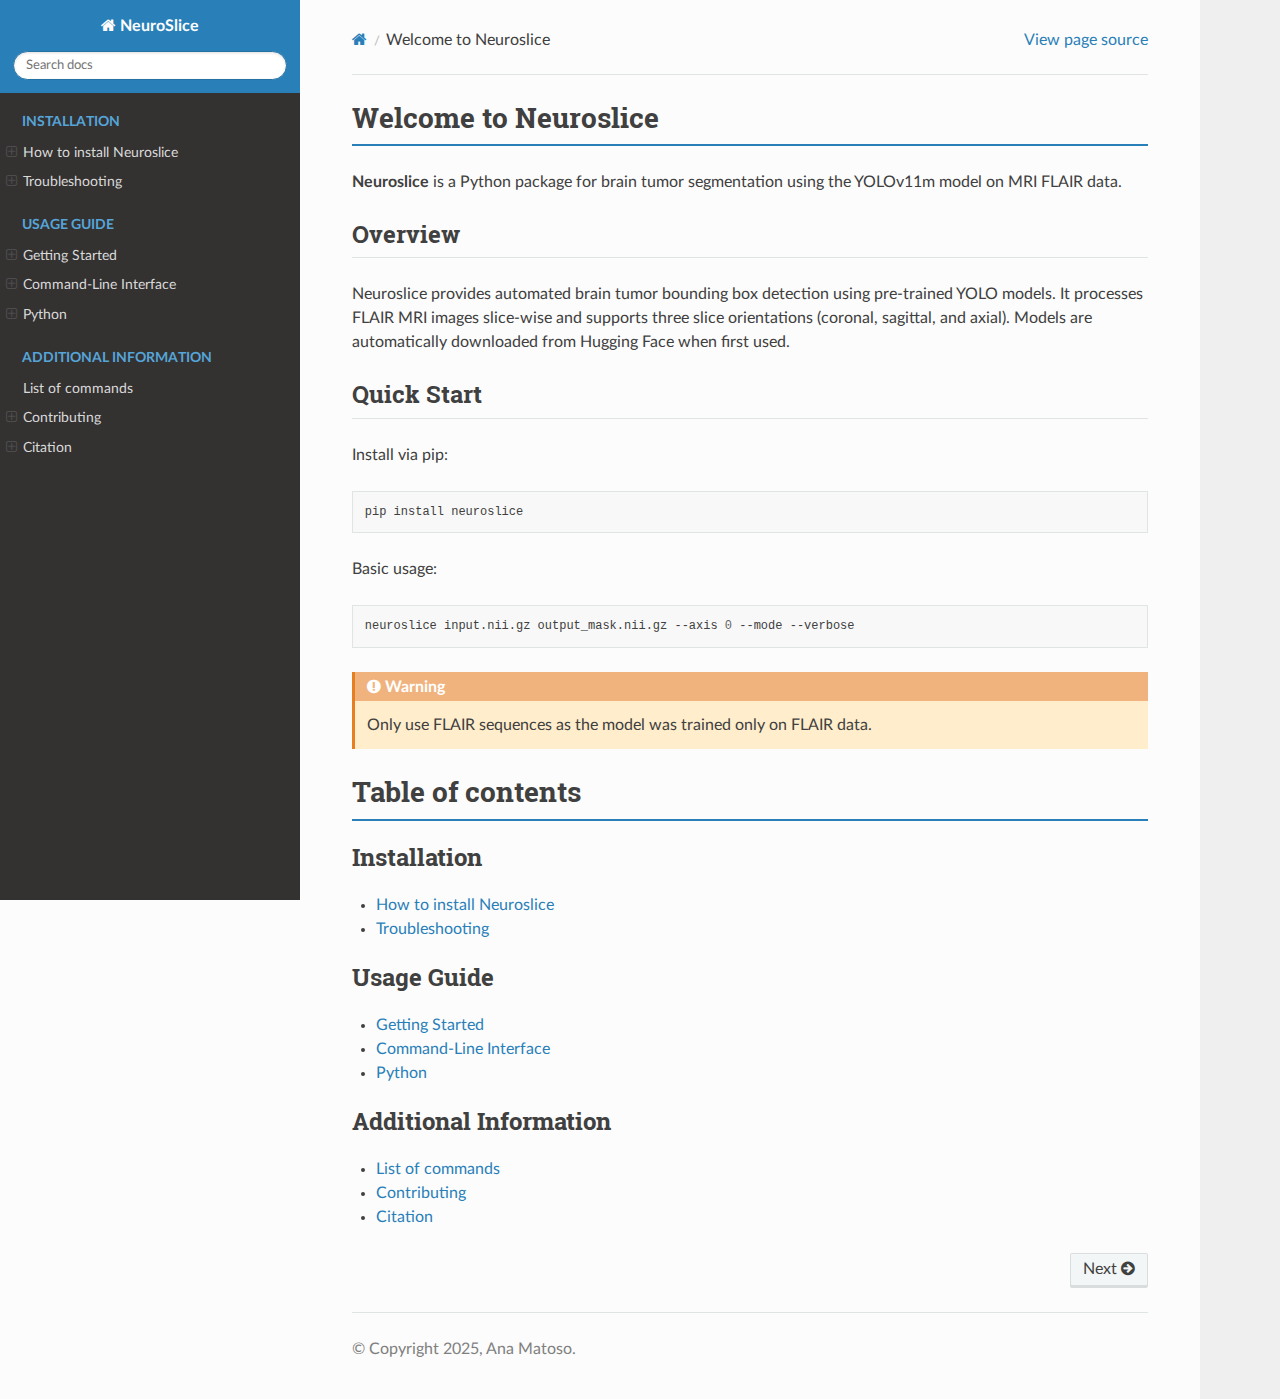
<file: index.html>
<!DOCTYPE html>
<html class="writer-html5" lang="en">
<head>
  <meta charset="utf-8" /><meta name="viewport" content="width=device-width, initial-scale=1" />

  <meta name="viewport" content="width=device-width, initial-scale=1.0" />
  <title>Welcome to Neuroslice &mdash; NeuroSlice 1.0.1 documentation</title>
      <link rel="stylesheet" type="text/css" href="_static/pygments.css?v=b86133f3" />
      <link rel="stylesheet" type="text/css" href="_static/css/theme.css?v=e59714d7" />
      <link rel="stylesheet" type="text/css" href="_static/copybutton.css?v=76b2166b" />
      <link rel="stylesheet" type="text/css" href="_static/custom.css?v=eeabc84b" />

  
      <script src="_static/jquery.js?v=5d32c60e"></script>
      <script src="_static/_sphinx_javascript_frameworks_compat.js?v=2cd50e6c"></script>
      <script data-url_root="./" id="documentation_options" src="_static/documentation_options.js?v=0b546569"></script>
      <script src="_static/doctools.js?v=888ff710"></script>
      <script src="_static/sphinx_highlight.js?v=4825356b"></script>
      <script src="_static/clipboard.min.js?v=a7894cd8"></script>
      <script src="_static/copybutton.js?v=f281be69"></script>
    <script src="_static/js/theme.js"></script>
    <link rel="index" title="Index" href="genindex.html" />
    <link rel="search" title="Search" href="search.html" />
    <link rel="next" title="How to install Neuroslice" href="installation/installation_guide.html" /> 
</head>

<body class="wy-body-for-nav"> 
  <div class="wy-grid-for-nav">
    <nav data-toggle="wy-nav-shift" class="wy-nav-side">
      <div class="wy-side-scroll">
        <div class="wy-side-nav-search" >

          
          
          <a href="#" class="icon icon-home">
            NeuroSlice
          </a>
<div role="search">
  <form id="rtd-search-form" class="wy-form" action="search.html" method="get">
    <input type="text" name="q" placeholder="Search docs" aria-label="Search docs" />
    <input type="hidden" name="check_keywords" value="yes" />
    <input type="hidden" name="area" value="default" />
  </form>
</div>
        </div><div class="wy-menu wy-menu-vertical" data-spy="affix" role="navigation" aria-label="Navigation menu">
              <p class="caption" role="heading"><span class="caption-text">Installation</span></p>
<ul>
<li class="toctree-l1"><a class="reference internal" href="installation/installation_guide.html">How to install Neuroslice</a><ul>
<li class="toctree-l2"><a class="reference internal" href="installation/installation_guide.html#using-pip">Using pip</a></li>
<li class="toctree-l2"><a class="reference internal" href="installation/installation_guide.html#from-source">From Source</a></li>
</ul>
</li>
<li class="toctree-l1"><a class="reference internal" href="installation/troubleshooting.html">Troubleshooting</a><ul>
<li class="toctree-l2"><a class="reference internal" href="installation/troubleshooting.html#installation-errors">Installation Errors</a></li>
<li class="toctree-l2"><a class="reference internal" href="installation/troubleshooting.html#model-download-issues">Model Download Issues</a></li>
<li class="toctree-l2"><a class="reference internal" href="installation/troubleshooting.html#contact-and-support">Contact and Support</a></li>
</ul>
</li>
</ul>
<p class="caption" role="heading"><span class="caption-text">Usage Guide</span></p>
<ul>
<li class="toctree-l1"><a class="reference internal" href="usage_guide/index.html">Getting Started</a><ul>
<li class="toctree-l2"><a class="reference internal" href="usage_guide/index.html#quick-examples">Quick Examples</a></li>
<li class="toctree-l2"><a class="reference internal" href="usage_guide/index.html#see-also">See also</a></li>
</ul>
</li>
<li class="toctree-l1"><a class="reference internal" href="usage_guide/cli.html">Command-Line Interface</a><ul>
<li class="toctree-l2"><a class="reference internal" href="usage_guide/cli.html#basic-syntax">Basic Syntax</a></li>
<li class="toctree-l2"><a class="reference internal" href="usage_guide/cli.html#simple-examples">Simple Examples</a></li>
<li class="toctree-l2"><a class="reference internal" href="usage_guide/cli.html#see-also">See Also</a></li>
</ul>
</li>
<li class="toctree-l1"><a class="reference internal" href="usage_guide/python.html">Python</a><ul>
<li class="toctree-l2"><a class="reference internal" href="usage_guide/python.html#core-functions">Core Functions</a></li>
<li class="toctree-l2"><a class="reference internal" href="usage_guide/python.html#basic-usage">Basic Usage</a></li>
<li class="toctree-l2"><a class="reference internal" href="usage_guide/python.html#advanced-usage">Advanced Usage</a></li>
<li class="toctree-l2"><a class="reference internal" href="usage_guide/python.html#complete-workflow-example">Complete Workflow Example</a></li>
<li class="toctree-l2"><a class="reference internal" href="usage_guide/python.html#see-also">See Also</a></li>
</ul>
</li>
</ul>
<p class="caption" role="heading"><span class="caption-text">Additional Information</span></p>
<ul>
<li class="toctree-l1"><a class="reference internal" href="commands.html">List of commands</a></li>
<li class="toctree-l1"><a class="reference internal" href="contributing.html">Contributing</a><ul>
<li class="toctree-l2"><a class="reference internal" href="contributing.html#how-to-contribute">How to Contribute</a></li>
<li class="toctree-l2"><a class="reference internal" href="contributing.html#code-style-guidelines">Code Style Guidelines</a></li>
<li class="toctree-l2"><a class="reference internal" href="contributing.html#reporting-issues-and-questions-support">Reporting Issues and Questions/Support</a></li>
</ul>
</li>
<li class="toctree-l1"><a class="reference internal" href="citation.html">Citation</a><ul>
<li class="toctree-l2"><a class="reference internal" href="citation.html#how-to-cite">How to Cite</a></li>
<li class="toctree-l2"><a class="reference internal" href="citation.html#related-publications">Related Publications</a></li>
</ul>
</li>
</ul>

        </div>
      </div>
    </nav>

    <section data-toggle="wy-nav-shift" class="wy-nav-content-wrap"><nav class="wy-nav-top" aria-label="Mobile navigation menu" >
          <i data-toggle="wy-nav-top" class="fa fa-bars"></i>
          <a href="#">NeuroSlice</a>
      </nav>

      <div class="wy-nav-content">
        <div class="rst-content">
          <div role="navigation" aria-label="Page navigation">
  <ul class="wy-breadcrumbs">
      <li><a href="#" class="icon icon-home" aria-label="Home"></a></li>
      <li class="breadcrumb-item active">Welcome to Neuroslice</li>
      <li class="wy-breadcrumbs-aside">
            <a href="_sources/index.rst.txt" rel="nofollow"> View page source</a>
      </li>
  </ul>
  <hr/>
</div>
          <div role="main" class="document" itemscope="itemscope" itemtype="http://schema.org/Article">
           <div itemprop="articleBody">
             
  <section id="welcome-to-neuroslice">
<h1>Welcome to Neuroslice<a class="headerlink" href="#welcome-to-neuroslice" title="Permalink to this heading"></a></h1>
<p><strong>Neuroslice</strong> is a Python package for brain tumor segmentation using the YOLOv11m model on MRI FLAIR data.</p>
<section id="overview">
<h2>Overview<a class="headerlink" href="#overview" title="Permalink to this heading"></a></h2>
<p>Neuroslice provides automated brain tumor bounding box detection using pre-trained YOLO models. It processes FLAIR MRI images slice-wise and supports three slice orientations (coronal, sagittal, and axial). Models are automatically downloaded from Hugging Face when first used.</p>
</section>
<section id="quick-start">
<h2>Quick Start<a class="headerlink" href="#quick-start" title="Permalink to this heading"></a></h2>
<p>Install via pip:</p>
<div class="highlight-bash notranslate"><div class="highlight"><pre><span></span>pip<span class="w"> </span>install<span class="w"> </span>neuroslice
</pre></div>
</div>
<p>Basic usage:</p>
<div class="highlight-bash notranslate"><div class="highlight"><pre><span></span>neuroslice<span class="w"> </span>input.nii.gz<span class="w"> </span>output_mask.nii.gz<span class="w"> </span>--axis<span class="w"> </span><span class="m">0</span><span class="w"> </span>--mode<span class="w"> </span>--verbose
</pre></div>
</div>
<div class="admonition warning">
<p class="admonition-title">Warning</p>
<p>Only use FLAIR sequences as the model was trained only on FLAIR data.</p>
</div>
</section>
</section>
<section id="table-of-contents">
<h1>Table of contents<a class="headerlink" href="#table-of-contents" title="Permalink to this heading"></a></h1>
<div class="toctree-wrapper compound">
<p class="caption" role="heading"><span class="caption-text">Installation</span></p>
<ul>
<li class="toctree-l1"><a class="reference internal" href="installation/installation_guide.html">How to install Neuroslice</a></li>
<li class="toctree-l1"><a class="reference internal" href="installation/troubleshooting.html">Troubleshooting</a></li>
</ul>
</div>
<div class="toctree-wrapper compound">
<p class="caption" role="heading"><span class="caption-text">Usage Guide</span></p>
<ul>
<li class="toctree-l1"><a class="reference internal" href="usage_guide/index.html">Getting Started</a></li>
<li class="toctree-l1"><a class="reference internal" href="usage_guide/cli.html">Command-Line Interface</a></li>
<li class="toctree-l1"><a class="reference internal" href="usage_guide/python.html">Python</a></li>
</ul>
</div>
<div class="toctree-wrapper compound">
<p class="caption" role="heading"><span class="caption-text">Additional Information</span></p>
<ul>
<li class="toctree-l1"><a class="reference internal" href="commands.html">List of commands</a></li>
<li class="toctree-l1"><a class="reference internal" href="contributing.html">Contributing</a></li>
<li class="toctree-l1"><a class="reference internal" href="citation.html">Citation</a></li>
</ul>
</div>
</section>


           </div>
          </div>
          <footer><div class="rst-footer-buttons" role="navigation" aria-label="Footer">
        <a href="installation/installation_guide.html" class="btn btn-neutral float-right" title="How to install Neuroslice" accesskey="n" rel="next">Next <span class="fa fa-arrow-circle-right" aria-hidden="true"></span></a>
    </div>

  <hr/>

  <div role="contentinfo">
    <p>&#169; Copyright 2025, Ana Matoso.</p>
  </div>

   

</footer>
        </div>
      </div>
    </section>
  </div>
  <script>
      jQuery(function () {
          SphinxRtdTheme.Navigation.enable(true);
      });
  </script> 

</body>
</html>
</file>
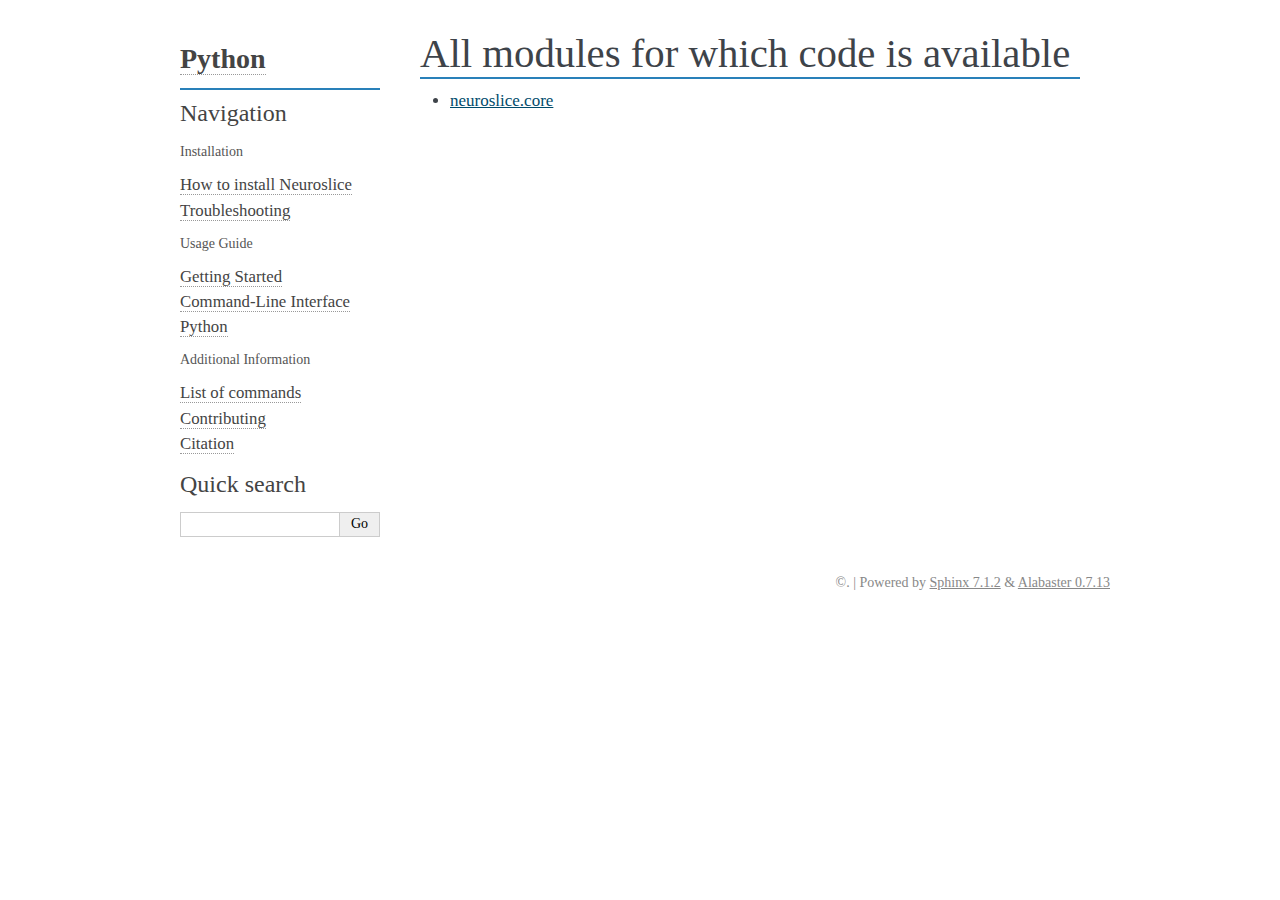
<file: _modules/index.html>
<!DOCTYPE html>

<html lang="en">
  <head>
    <meta charset="utf-8" />
    <meta name="viewport" content="width=device-width, initial-scale=1.0" />
    <title>Overview: module code &#8212; Python  documentation</title>
    <link rel="stylesheet" type="text/css" href="../_static/pygments.css?v=6625fa76" />
    <link rel="stylesheet" type="text/css" href="../_static/alabaster.css?v=039e1c02" />
    <link rel="stylesheet" type="text/css" href="../_static/copybutton.css?v=76b2166b" />
    <link rel="stylesheet" type="text/css" href="../_static/custom.css?v=eeabc84b" />
    <script data-url_root="../" id="documentation_options" src="../_static/documentation_options.js?v=b3ba4146"></script>
    <script src="../_static/doctools.js?v=888ff710"></script>
    <script src="../_static/sphinx_highlight.js?v=4825356b"></script>
    <script src="../_static/clipboard.min.js?v=a7894cd8"></script>
    <script src="../_static/copybutton.js?v=f281be69"></script>
    <link rel="index" title="Index" href="../genindex.html" />
    <link rel="search" title="Search" href="../search.html" />
   
  <link rel="stylesheet" href="../_static/custom.css" type="text/css" />
  
  
  <meta name="viewport" content="width=device-width, initial-scale=0.9, maximum-scale=0.9" />

  </head><body>
  

    <div class="document">
      <div class="documentwrapper">
        <div class="bodywrapper">
          

          <div class="body" role="main">
            
  <h1>All modules for which code is available</h1>
<ul><li><a href="neuroslice/core.html">neuroslice.core</a></li>
</ul>

          </div>
          
        </div>
      </div>
      <div class="sphinxsidebar" role="navigation" aria-label="main navigation">
        <div class="sphinxsidebarwrapper">
<h1 class="logo"><a href="../index.html">Python</a></h1>








<h3>Navigation</h3>
<p class="caption" role="heading"><span class="caption-text">Installation</span></p>
<ul>
<li class="toctree-l1"><a class="reference internal" href="../installation/installation_guide.html">How to install Neuroslice</a></li>
<li class="toctree-l1"><a class="reference internal" href="../installation/troubleshooting.html">Troubleshooting</a></li>
</ul>
<p class="caption" role="heading"><span class="caption-text">Usage Guide</span></p>
<ul>
<li class="toctree-l1"><a class="reference internal" href="../usage_guide/index.html">Getting Started</a></li>
<li class="toctree-l1"><a class="reference internal" href="../usage_guide/cli.html">Command-Line Interface</a></li>
<li class="toctree-l1"><a class="reference internal" href="../usage_guide/python.html">Python</a></li>
</ul>
<p class="caption" role="heading"><span class="caption-text">Additional Information</span></p>
<ul>
<li class="toctree-l1"><a class="reference internal" href="../commands.html">List of commands</a></li>
<li class="toctree-l1"><a class="reference internal" href="../contributing.html">Contributing</a></li>
<li class="toctree-l1"><a class="reference internal" href="../citation.html">Citation</a></li>
</ul>

<div class="relations">
<h3>Related Topics</h3>
<ul>
  <li><a href="../index.html">Documentation overview</a><ul>
  </ul></li>
</ul>
</div>
<div id="searchbox" style="display: none" role="search">
  <h3 id="searchlabel">Quick search</h3>
    <div class="searchformwrapper">
    <form class="search" action="../search.html" method="get">
      <input type="text" name="q" aria-labelledby="searchlabel" autocomplete="off" autocorrect="off" autocapitalize="off" spellcheck="false"/>
      <input type="submit" value="Go" />
    </form>
    </div>
</div>
<script>document.getElementById('searchbox').style.display = "block"</script>








        </div>
      </div>
      <div class="clearer"></div>
    </div>
    <div class="footer">
      &copy;.
      
      |
      Powered by <a href="http://sphinx-doc.org/">Sphinx 7.1.2</a>
      &amp; <a href="https://github.com/bitprophet/alabaster">Alabaster 0.7.13</a>
      
    </div>

    

    
  </body>
</html>
</file>
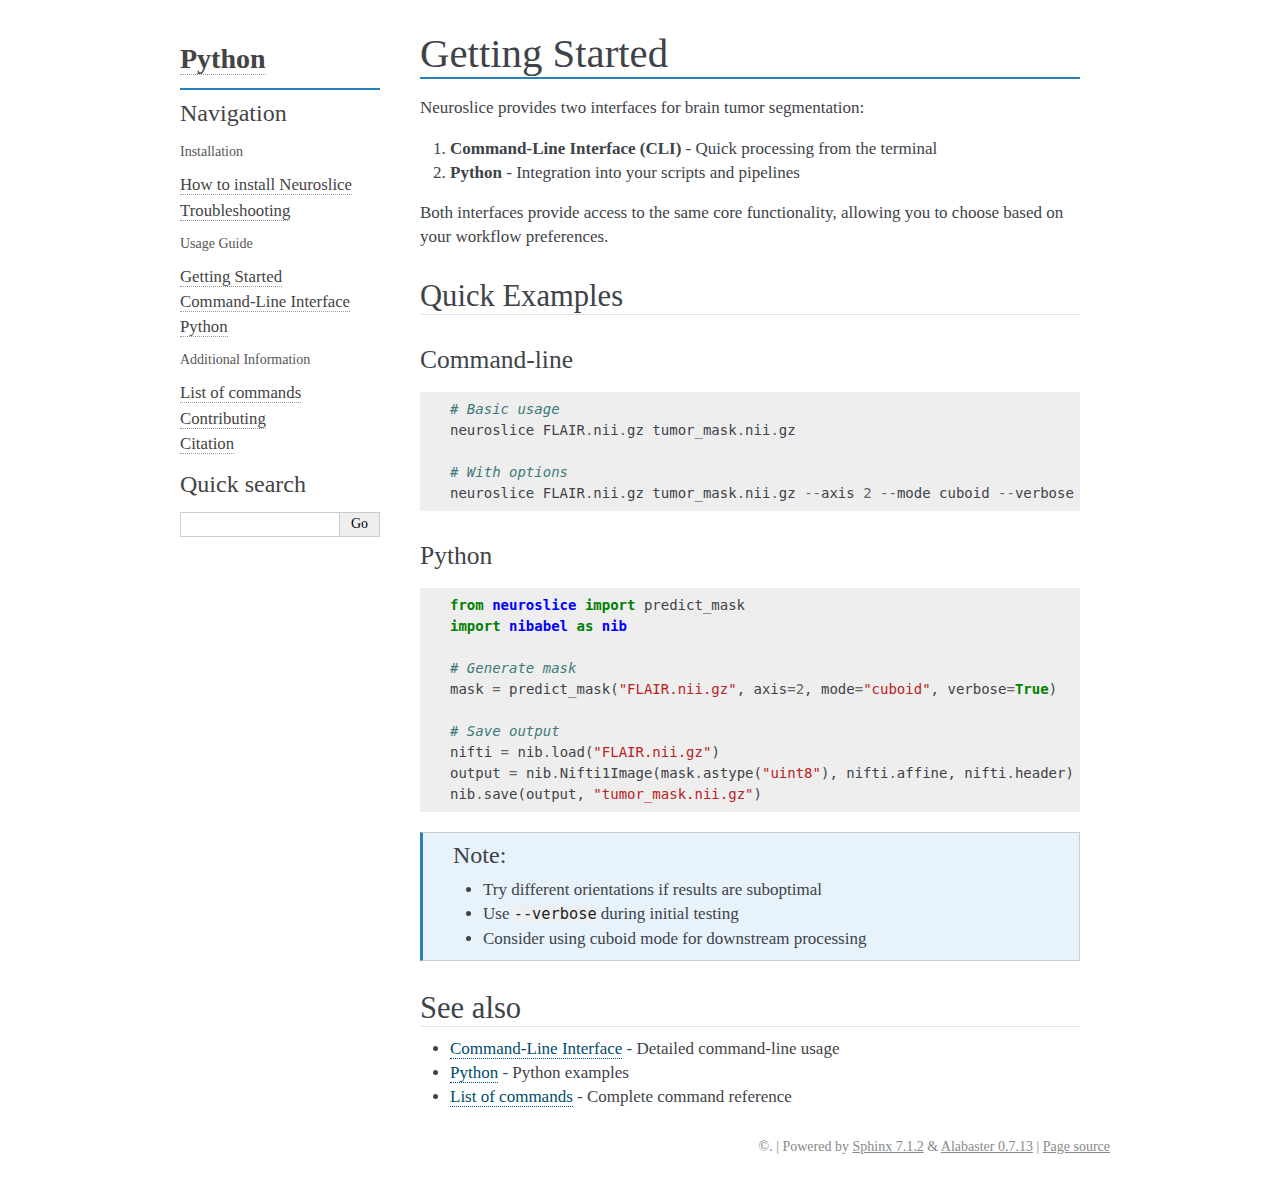
<file: usage_guide/index.html>
<!DOCTYPE html>

<html lang="en">
  <head>
    <meta charset="utf-8" />
    <meta name="viewport" content="width=device-width, initial-scale=1.0" /><meta name="viewport" content="width=device-width, initial-scale=1" />

    <title>Getting Started &#8212; Python  documentation</title>
    <link rel="stylesheet" type="text/css" href="../_static/pygments.css?v=6625fa76" />
    <link rel="stylesheet" type="text/css" href="../_static/alabaster.css?v=039e1c02" />
    <link rel="stylesheet" type="text/css" href="../_static/copybutton.css?v=76b2166b" />
    <link rel="stylesheet" type="text/css" href="../_static/custom.css?v=eeabc84b" />
    <script data-url_root="../" id="documentation_options" src="../_static/documentation_options.js?v=b3ba4146"></script>
    <script src="../_static/doctools.js?v=888ff710"></script>
    <script src="../_static/sphinx_highlight.js?v=4825356b"></script>
    <script src="../_static/clipboard.min.js?v=a7894cd8"></script>
    <script src="../_static/copybutton.js?v=f281be69"></script>
    <link rel="index" title="Index" href="../genindex.html" />
    <link rel="search" title="Search" href="../search.html" />
    <link rel="next" title="Command-Line Interface" href="cli.html" />
    <link rel="prev" title="Troubleshooting" href="../installation/troubleshooting.html" />
   
  <link rel="stylesheet" href="../_static/custom.css" type="text/css" />
  
  
  <meta name="viewport" content="width=device-width, initial-scale=0.9, maximum-scale=0.9" />

  </head><body>
  

    <div class="document">
      <div class="documentwrapper">
        <div class="bodywrapper">
          

          <div class="body" role="main">
            
  <section id="getting-started">
<h1>Getting Started<a class="headerlink" href="#getting-started" title="Permalink to this heading">¶</a></h1>
<p>Neuroslice provides two interfaces for brain tumor segmentation:</p>
<ol class="arabic simple">
<li><p><strong>Command-Line Interface (CLI)</strong> - Quick processing from the terminal</p></li>
<li><p><strong>Python</strong> - Integration into your scripts and pipelines</p></li>
</ol>
<p>Both interfaces provide access to the same core functionality, allowing you to choose based on your workflow preferences.</p>
<section id="quick-examples">
<h2>Quick Examples<a class="headerlink" href="#quick-examples" title="Permalink to this heading">¶</a></h2>
<section id="command-line">
<h3>Command-line<a class="headerlink" href="#command-line" title="Permalink to this heading">¶</a></h3>
<div class="highlight-default notranslate"><div class="highlight"><pre><span></span><span class="c1"># Basic usage</span>
<span class="n">neuroslice</span> <span class="n">FLAIR</span><span class="o">.</span><span class="n">nii</span><span class="o">.</span><span class="n">gz</span> <span class="n">tumor_mask</span><span class="o">.</span><span class="n">nii</span><span class="o">.</span><span class="n">gz</span>

<span class="c1"># With options</span>
<span class="n">neuroslice</span> <span class="n">FLAIR</span><span class="o">.</span><span class="n">nii</span><span class="o">.</span><span class="n">gz</span> <span class="n">tumor_mask</span><span class="o">.</span><span class="n">nii</span><span class="o">.</span><span class="n">gz</span> <span class="o">--</span><span class="n">axis</span> <span class="mi">2</span> <span class="o">--</span><span class="n">mode</span> <span class="n">cuboid</span> <span class="o">--</span><span class="n">verbose</span>
</pre></div>
</div>
</section>
<section id="python">
<h3>Python<a class="headerlink" href="#python" title="Permalink to this heading">¶</a></h3>
<div class="highlight-default notranslate"><div class="highlight"><pre><span></span><span class="kn">from</span><span class="w"> </span><span class="nn">neuroslice</span><span class="w"> </span><span class="kn">import</span> <span class="n">predict_mask</span>
<span class="kn">import</span><span class="w"> </span><span class="nn">nibabel</span><span class="w"> </span><span class="k">as</span><span class="w"> </span><span class="nn">nib</span>

<span class="c1"># Generate mask</span>
<span class="n">mask</span> <span class="o">=</span> <span class="n">predict_mask</span><span class="p">(</span><span class="s2">&quot;FLAIR.nii.gz&quot;</span><span class="p">,</span> <span class="n">axis</span><span class="o">=</span><span class="mi">2</span><span class="p">,</span> <span class="n">mode</span><span class="o">=</span><span class="s2">&quot;cuboid&quot;</span><span class="p">,</span> <span class="n">verbose</span><span class="o">=</span><span class="kc">True</span><span class="p">)</span>

<span class="c1"># Save output</span>
<span class="n">nifti</span> <span class="o">=</span> <span class="n">nib</span><span class="o">.</span><span class="n">load</span><span class="p">(</span><span class="s2">&quot;FLAIR.nii.gz&quot;</span><span class="p">)</span>
<span class="n">output</span> <span class="o">=</span> <span class="n">nib</span><span class="o">.</span><span class="n">Nifti1Image</span><span class="p">(</span><span class="n">mask</span><span class="o">.</span><span class="n">astype</span><span class="p">(</span><span class="s2">&quot;uint8&quot;</span><span class="p">),</span> <span class="n">nifti</span><span class="o">.</span><span class="n">affine</span><span class="p">,</span> <span class="n">nifti</span><span class="o">.</span><span class="n">header</span><span class="p">)</span>
<span class="n">nib</span><span class="o">.</span><span class="n">save</span><span class="p">(</span><span class="n">output</span><span class="p">,</span> <span class="s2">&quot;tumor_mask.nii.gz&quot;</span><span class="p">)</span>
</pre></div>
</div>
<div class="admonition note">
<p class="admonition-title">Note</p>
<ul class="simple">
<li><p>Try different orientations if results are suboptimal</p></li>
<li><p>Use <code class="docutils literal notranslate"><span class="pre">--verbose</span></code> during initial testing</p></li>
<li><p>Consider using cuboid mode for downstream processing</p></li>
</ul>
</div>
</section>
</section>
<section id="see-also">
<h2>See also<a class="headerlink" href="#see-also" title="Permalink to this heading">¶</a></h2>
<ul class="simple">
<li><p><a class="reference internal" href="cli.html"><span class="doc">Command-Line Interface</span></a> - Detailed command-line usage</p></li>
<li><p><a class="reference internal" href="python.html"><span class="doc">Python</span></a> - Python examples</p></li>
<li><p><a class="reference internal" href="../commands.html"><span class="doc">List of commands</span></a> - Complete command reference</p></li>
</ul>
</section>
</section>


          </div>
          
        </div>
      </div>
      <div class="sphinxsidebar" role="navigation" aria-label="main navigation">
        <div class="sphinxsidebarwrapper">
<h1 class="logo"><a href="../index.html">Python</a></h1>








<h3>Navigation</h3>
<p class="caption" role="heading"><span class="caption-text">Installation</span></p>
<ul>
<li class="toctree-l1"><a class="reference internal" href="../installation/installation_guide.html">How to install Neuroslice</a></li>
<li class="toctree-l1"><a class="reference internal" href="../installation/troubleshooting.html">Troubleshooting</a></li>
</ul>
<p class="caption" role="heading"><span class="caption-text">Usage Guide</span></p>
<ul class="current">
<li class="toctree-l1 current"><a class="current reference internal" href="#">Getting Started</a></li>
<li class="toctree-l1"><a class="reference internal" href="cli.html">Command-Line Interface</a></li>
<li class="toctree-l1"><a class="reference internal" href="python.html">Python</a></li>
</ul>
<p class="caption" role="heading"><span class="caption-text">Additional Information</span></p>
<ul>
<li class="toctree-l1"><a class="reference internal" href="../commands.html">List of commands</a></li>
<li class="toctree-l1"><a class="reference internal" href="../contributing.html">Contributing</a></li>
<li class="toctree-l1"><a class="reference internal" href="../citation.html">Citation</a></li>
</ul>

<div class="relations">
<h3>Related Topics</h3>
<ul>
  <li><a href="../index.html">Documentation overview</a><ul>
      <li>Previous: <a href="../installation/troubleshooting.html" title="previous chapter">Troubleshooting</a></li>
      <li>Next: <a href="cli.html" title="next chapter">Command-Line Interface</a></li>
  </ul></li>
</ul>
</div>
<div id="searchbox" style="display: none" role="search">
  <h3 id="searchlabel">Quick search</h3>
    <div class="searchformwrapper">
    <form class="search" action="../search.html" method="get">
      <input type="text" name="q" aria-labelledby="searchlabel" autocomplete="off" autocorrect="off" autocapitalize="off" spellcheck="false"/>
      <input type="submit" value="Go" />
    </form>
    </div>
</div>
<script>document.getElementById('searchbox').style.display = "block"</script>








        </div>
      </div>
      <div class="clearer"></div>
    </div>
    <div class="footer">
      &copy;.
      
      |
      Powered by <a href="http://sphinx-doc.org/">Sphinx 7.1.2</a>
      &amp; <a href="https://github.com/bitprophet/alabaster">Alabaster 0.7.13</a>
      
      |
      <a href="../_sources/usage_guide/index.rst.txt"
          rel="nofollow">Page source</a>
    </div>

    

    
  </body>
</html>
</file>
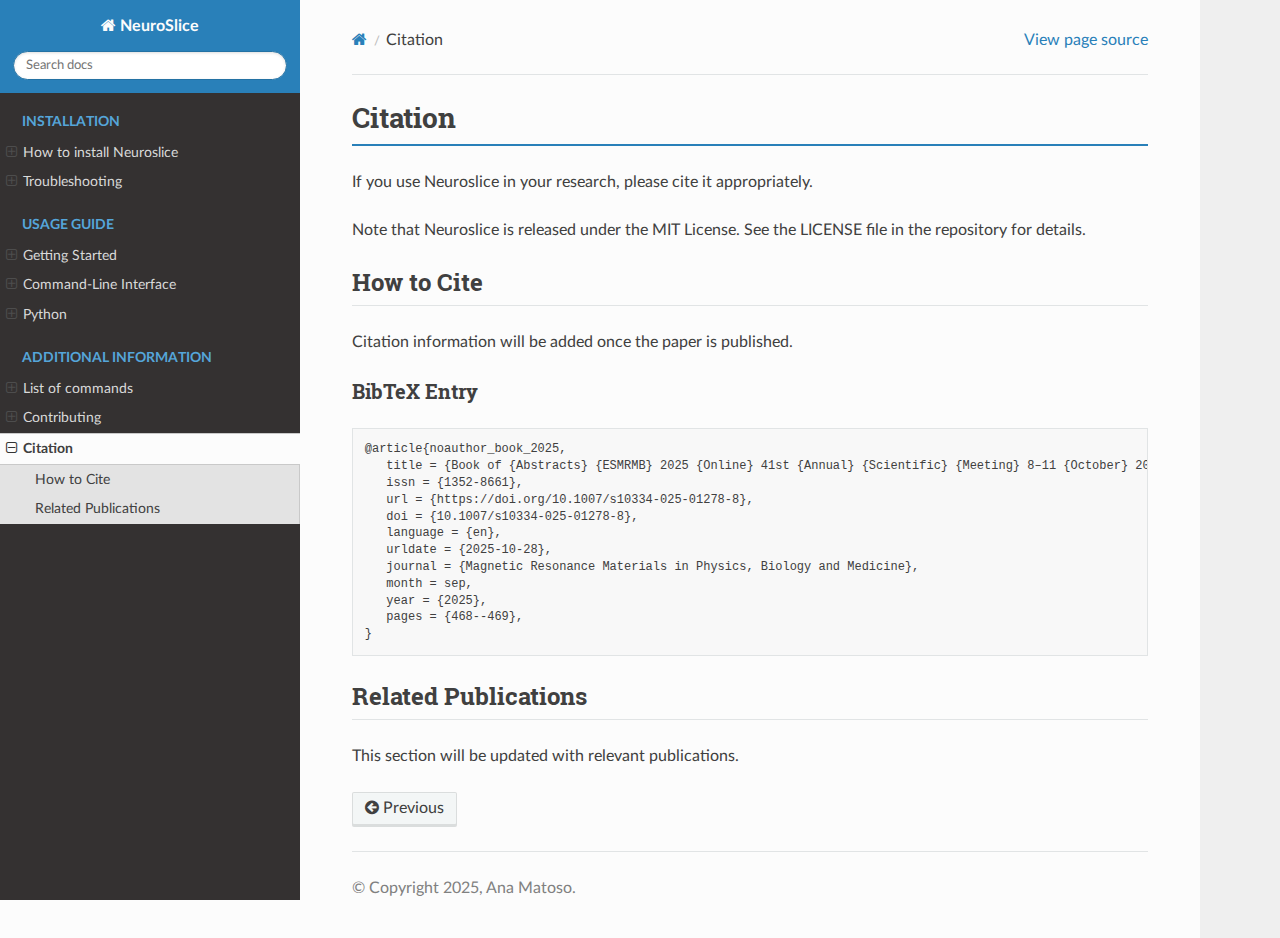
<file: citation.html>
<!DOCTYPE html>
<html class="writer-html5" lang="en" data-content_root="./">
<head>
  <meta charset="utf-8" /><meta name="viewport" content="width=device-width, initial-scale=1" />

  <meta name="viewport" content="width=device-width, initial-scale=1.0" />
  <title>Citation &mdash; NeuroSlice 1.0.4 documentation</title>
      <link rel="stylesheet" type="text/css" href="_static/pygments.css?v=b86133f3" />
      <link rel="stylesheet" type="text/css" href="_static/css/theme.css?v=e59714d7" />
      <link rel="stylesheet" type="text/css" href="_static/copybutton.css?v=76b2166b" />
      <link rel="stylesheet" type="text/css" href="_static/custom.css?v=eeabc84b" />

  
      <script src="_static/jquery.js?v=5d32c60e"></script>
      <script src="_static/_sphinx_javascript_frameworks_compat.js?v=2cd50e6c"></script>
      <script src="_static/documentation_options.js?v=71272d9f"></script>
      <script src="_static/doctools.js?v=9bcbadda"></script>
      <script src="_static/sphinx_highlight.js?v=dc90522c"></script>
      <script src="_static/clipboard.min.js?v=a7894cd8"></script>
      <script src="_static/copybutton.js?v=f281be69"></script>
    <script src="_static/js/theme.js"></script>
    <link rel="index" title="Index" href="genindex.html" />
    <link rel="search" title="Search" href="search.html" />
    <link rel="prev" title="Contributing" href="contributing.html" /> 
</head>

<body class="wy-body-for-nav"> 
  <div class="wy-grid-for-nav">
    <nav data-toggle="wy-nav-shift" class="wy-nav-side">
      <div class="wy-side-scroll">
        <div class="wy-side-nav-search" >

          
          
          <a href="index.html" class="icon icon-home">
            NeuroSlice
          </a>
<div role="search">
  <form id="rtd-search-form" class="wy-form" action="search.html" method="get">
    <input type="text" name="q" placeholder="Search docs" aria-label="Search docs" />
    <input type="hidden" name="check_keywords" value="yes" />
    <input type="hidden" name="area" value="default" />
  </form>
</div>
        </div><div class="wy-menu wy-menu-vertical" data-spy="affix" role="navigation" aria-label="Navigation menu">
              <p class="caption" role="heading"><span class="caption-text">Installation</span></p>
<ul>
<li class="toctree-l1"><a class="reference internal" href="installation/installation_guide.html">How to install Neuroslice</a><ul>
<li class="toctree-l2"><a class="reference internal" href="installation/installation_guide.html#using-pip">Using pip</a></li>
<li class="toctree-l2"><a class="reference internal" href="installation/installation_guide.html#from-source">From Source</a></li>
</ul>
</li>
<li class="toctree-l1"><a class="reference internal" href="installation/troubleshooting.html">Troubleshooting</a><ul>
<li class="toctree-l2"><a class="reference internal" href="installation/troubleshooting.html#installation-errors">Installation Errors</a></li>
<li class="toctree-l2"><a class="reference internal" href="installation/troubleshooting.html#model-download-issues">Model Download Issues</a></li>
<li class="toctree-l2"><a class="reference internal" href="installation/troubleshooting.html#contact-and-support">Contact and Support</a></li>
</ul>
</li>
</ul>
<p class="caption" role="heading"><span class="caption-text">Usage Guide</span></p>
<ul>
<li class="toctree-l1"><a class="reference internal" href="usage_guide/index.html">Getting Started</a><ul>
<li class="toctree-l2"><a class="reference internal" href="usage_guide/index.html#quick-examples">Quick Examples</a></li>
<li class="toctree-l2"><a class="reference internal" href="usage_guide/index.html#see-also">See also</a></li>
</ul>
</li>
<li class="toctree-l1"><a class="reference internal" href="usage_guide/cli.html">Command-Line Interface</a><ul>
<li class="toctree-l2"><a class="reference internal" href="usage_guide/cli.html#basic-syntax">Basic Syntax</a></li>
<li class="toctree-l2"><a class="reference internal" href="usage_guide/cli.html#simple-examples">Simple Examples</a></li>
<li class="toctree-l2"><a class="reference internal" href="usage_guide/cli.html#see-also">See Also</a></li>
</ul>
</li>
<li class="toctree-l1"><a class="reference internal" href="usage_guide/python.html">Python</a><ul>
<li class="toctree-l2"><a class="reference internal" href="usage_guide/python.html#core-functions">Core Functions</a></li>
<li class="toctree-l2"><a class="reference internal" href="usage_guide/python.html#basic-usage">Basic Usage</a></li>
<li class="toctree-l2"><a class="reference internal" href="usage_guide/python.html#advanced-usage">Advanced Usage</a></li>
<li class="toctree-l2"><a class="reference internal" href="usage_guide/python.html#complete-workflow-example">Complete Workflow Example</a></li>
<li class="toctree-l2"><a class="reference internal" href="usage_guide/python.html#see-also">See Also</a></li>
</ul>
</li>
</ul>
<p class="caption" role="heading"><span class="caption-text">Additional Information</span></p>
<ul class="current">
<li class="toctree-l1"><a class="reference internal" href="commands.html">List of commands</a><ul>
<li class="toctree-l2"><a class="reference internal" href="commands.html#neuroslice.mask2cuboid"><code class="docutils literal notranslate"><span class="pre">mask2cuboid()</span></code></a></li>
<li class="toctree-l2"><a class="reference internal" href="commands.html#neuroslice.predict"><code class="docutils literal notranslate"><span class="pre">predict()</span></code></a></li>
<li class="toctree-l2"><a class="reference internal" href="commands.html#neuroslice.predict_mask"><code class="docutils literal notranslate"><span class="pre">predict_mask()</span></code></a></li>
<li class="toctree-l2"><a class="reference internal" href="commands.html#neuroslice.predict_multi_axis"><code class="docutils literal notranslate"><span class="pre">predict_multi_axis()</span></code></a></li>
<li class="toctree-l2"><a class="reference internal" href="commands.html#neuroslice.unite_masks"><code class="docutils literal notranslate"><span class="pre">unite_masks()</span></code></a></li>
</ul>
</li>
<li class="toctree-l1"><a class="reference internal" href="contributing.html">Contributing</a><ul>
<li class="toctree-l2"><a class="reference internal" href="contributing.html#how-to-contribute">How to Contribute</a></li>
<li class="toctree-l2"><a class="reference internal" href="contributing.html#code-style-guidelines">Code Style Guidelines</a></li>
<li class="toctree-l2"><a class="reference internal" href="contributing.html#reporting-issues-and-questions-support">Reporting Issues and Questions/Support</a></li>
</ul>
</li>
<li class="toctree-l1 current"><a class="current reference internal" href="#">Citation</a><ul>
<li class="toctree-l2"><a class="reference internal" href="#how-to-cite">How to Cite</a></li>
<li class="toctree-l2"><a class="reference internal" href="#related-publications">Related Publications</a></li>
</ul>
</li>
</ul>

        </div>
      </div>
    </nav>

    <section data-toggle="wy-nav-shift" class="wy-nav-content-wrap"><nav class="wy-nav-top" aria-label="Mobile navigation menu" >
          <i data-toggle="wy-nav-top" class="fa fa-bars"></i>
          <a href="index.html">NeuroSlice</a>
      </nav>

      <div class="wy-nav-content">
        <div class="rst-content">
          <div role="navigation" aria-label="Page navigation">
  <ul class="wy-breadcrumbs">
      <li><a href="index.html" class="icon icon-home" aria-label="Home"></a></li>
      <li class="breadcrumb-item active">Citation</li>
      <li class="wy-breadcrumbs-aside">
            <a href="_sources/citation.rst.txt" rel="nofollow"> View page source</a>
      </li>
  </ul>
  <hr/>
</div>
          <div role="main" class="document" itemscope="itemscope" itemtype="http://schema.org/Article">
           <div itemprop="articleBody">
             
  <section id="citation">
<h1>Citation<a class="headerlink" href="#citation" title="Link to this heading"></a></h1>
<p>If you use Neuroslice in your research, please cite it appropriately.</p>
<p>Note that Neuroslice is released under the MIT License. See the LICENSE file in the repository for details.</p>
<section id="how-to-cite">
<h2>How to Cite<a class="headerlink" href="#how-to-cite" title="Link to this heading"></a></h2>
<p>Citation information will be added once the paper is published.</p>
<section id="bibtex-entry">
<h3>BibTeX Entry<a class="headerlink" href="#bibtex-entry" title="Link to this heading"></a></h3>
<div class="highlight-default notranslate"><div class="highlight"><pre><span></span>@article{noauthor_book_2025,
   title = {Book of {Abstracts} {ESMRMB} 2025 {Online} 41st {Annual} {Scientific} {Meeting} 8–11 {October} 2025},
   issn = {1352-8661},
   url = {https://doi.org/10.1007/s10334-025-01278-8},
   doi = {10.1007/s10334-025-01278-8},
   language = {en},
   urldate = {2025-10-28},
   journal = {Magnetic Resonance Materials in Physics, Biology and Medicine},
   month = sep,
   year = {2025},
   pages = {468--469},
}
</pre></div>
</div>
</section>
</section>
<section id="related-publications">
<h2>Related Publications<a class="headerlink" href="#related-publications" title="Link to this heading"></a></h2>
<p>This section will be updated with relevant publications.</p>
</section>
</section>


           </div>
          </div>
          <footer><div class="rst-footer-buttons" role="navigation" aria-label="Footer">
        <a href="contributing.html" class="btn btn-neutral float-left" title="Contributing" accesskey="p" rel="prev"><span class="fa fa-arrow-circle-left" aria-hidden="true"></span> Previous</a>
    </div>

  <hr/>

  <div role="contentinfo">
    <p>&#169; Copyright 2025, Ana Matoso.</p>
  </div>

   

</footer>
        </div>
      </div>
    </section>
  </div>
  <script>
      jQuery(function () {
          SphinxRtdTheme.Navigation.enable(true);
      });
  </script> 

</body>
</html>
</file>
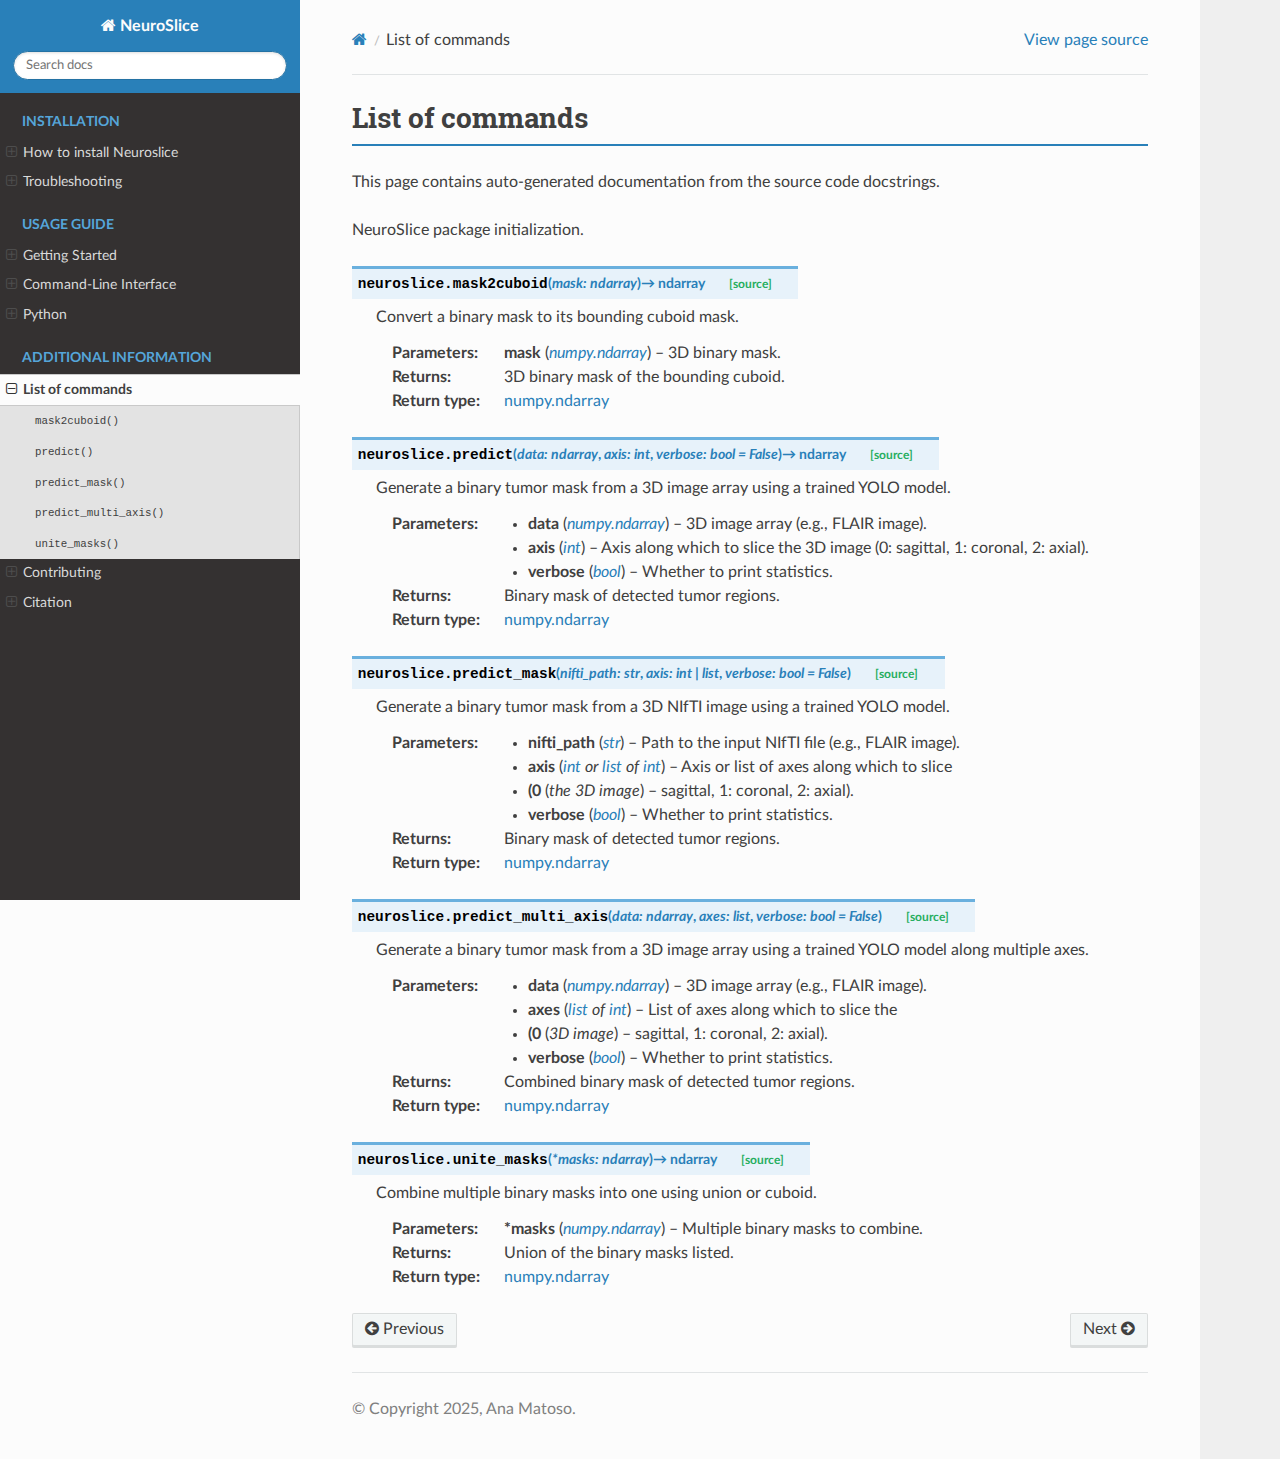
<file: commands.html>
<!DOCTYPE html>
<html class="writer-html5" lang="en" data-content_root="./">
<head>
  <meta charset="utf-8" /><meta name="viewport" content="width=device-width, initial-scale=1" />

  <meta name="viewport" content="width=device-width, initial-scale=1.0" />
  <title>List of commands &mdash; NeuroSlice 1.0.4 documentation</title>
      <link rel="stylesheet" type="text/css" href="_static/pygments.css?v=b86133f3" />
      <link rel="stylesheet" type="text/css" href="_static/css/theme.css?v=e59714d7" />
      <link rel="stylesheet" type="text/css" href="_static/copybutton.css?v=76b2166b" />
      <link rel="stylesheet" type="text/css" href="_static/custom.css?v=eeabc84b" />

  
      <script src="_static/jquery.js?v=5d32c60e"></script>
      <script src="_static/_sphinx_javascript_frameworks_compat.js?v=2cd50e6c"></script>
      <script src="_static/documentation_options.js?v=71272d9f"></script>
      <script src="_static/doctools.js?v=9bcbadda"></script>
      <script src="_static/sphinx_highlight.js?v=dc90522c"></script>
      <script src="_static/clipboard.min.js?v=a7894cd8"></script>
      <script src="_static/copybutton.js?v=f281be69"></script>
    <script src="_static/js/theme.js"></script>
    <link rel="index" title="Index" href="genindex.html" />
    <link rel="search" title="Search" href="search.html" />
    <link rel="next" title="Contributing" href="contributing.html" />
    <link rel="prev" title="Python" href="usage_guide/python.html" /> 
</head>

<body class="wy-body-for-nav"> 
  <div class="wy-grid-for-nav">
    <nav data-toggle="wy-nav-shift" class="wy-nav-side">
      <div class="wy-side-scroll">
        <div class="wy-side-nav-search" >

          
          
          <a href="index.html" class="icon icon-home">
            NeuroSlice
          </a>
<div role="search">
  <form id="rtd-search-form" class="wy-form" action="search.html" method="get">
    <input type="text" name="q" placeholder="Search docs" aria-label="Search docs" />
    <input type="hidden" name="check_keywords" value="yes" />
    <input type="hidden" name="area" value="default" />
  </form>
</div>
        </div><div class="wy-menu wy-menu-vertical" data-spy="affix" role="navigation" aria-label="Navigation menu">
              <p class="caption" role="heading"><span class="caption-text">Installation</span></p>
<ul>
<li class="toctree-l1"><a class="reference internal" href="installation/installation_guide.html">How to install Neuroslice</a><ul>
<li class="toctree-l2"><a class="reference internal" href="installation/installation_guide.html#using-pip">Using pip</a></li>
<li class="toctree-l2"><a class="reference internal" href="installation/installation_guide.html#from-source">From Source</a></li>
</ul>
</li>
<li class="toctree-l1"><a class="reference internal" href="installation/troubleshooting.html">Troubleshooting</a><ul>
<li class="toctree-l2"><a class="reference internal" href="installation/troubleshooting.html#installation-errors">Installation Errors</a></li>
<li class="toctree-l2"><a class="reference internal" href="installation/troubleshooting.html#model-download-issues">Model Download Issues</a></li>
<li class="toctree-l2"><a class="reference internal" href="installation/troubleshooting.html#contact-and-support">Contact and Support</a></li>
</ul>
</li>
</ul>
<p class="caption" role="heading"><span class="caption-text">Usage Guide</span></p>
<ul>
<li class="toctree-l1"><a class="reference internal" href="usage_guide/index.html">Getting Started</a><ul>
<li class="toctree-l2"><a class="reference internal" href="usage_guide/index.html#quick-examples">Quick Examples</a></li>
<li class="toctree-l2"><a class="reference internal" href="usage_guide/index.html#see-also">See also</a></li>
</ul>
</li>
<li class="toctree-l1"><a class="reference internal" href="usage_guide/cli.html">Command-Line Interface</a><ul>
<li class="toctree-l2"><a class="reference internal" href="usage_guide/cli.html#basic-syntax">Basic Syntax</a></li>
<li class="toctree-l2"><a class="reference internal" href="usage_guide/cli.html#simple-examples">Simple Examples</a></li>
<li class="toctree-l2"><a class="reference internal" href="usage_guide/cli.html#see-also">See Also</a></li>
</ul>
</li>
<li class="toctree-l1"><a class="reference internal" href="usage_guide/python.html">Python</a><ul>
<li class="toctree-l2"><a class="reference internal" href="usage_guide/python.html#core-functions">Core Functions</a></li>
<li class="toctree-l2"><a class="reference internal" href="usage_guide/python.html#basic-usage">Basic Usage</a></li>
<li class="toctree-l2"><a class="reference internal" href="usage_guide/python.html#advanced-usage">Advanced Usage</a></li>
<li class="toctree-l2"><a class="reference internal" href="usage_guide/python.html#complete-workflow-example">Complete Workflow Example</a></li>
<li class="toctree-l2"><a class="reference internal" href="usage_guide/python.html#see-also">See Also</a></li>
</ul>
</li>
</ul>
<p class="caption" role="heading"><span class="caption-text">Additional Information</span></p>
<ul class="current">
<li class="toctree-l1 current"><a class="current reference internal" href="#">List of commands</a><ul>
<li class="toctree-l2"><a class="reference internal" href="#neuroslice.mask2cuboid"><code class="docutils literal notranslate"><span class="pre">mask2cuboid()</span></code></a></li>
<li class="toctree-l2"><a class="reference internal" href="#neuroslice.predict"><code class="docutils literal notranslate"><span class="pre">predict()</span></code></a></li>
<li class="toctree-l2"><a class="reference internal" href="#neuroslice.predict_mask"><code class="docutils literal notranslate"><span class="pre">predict_mask()</span></code></a></li>
<li class="toctree-l2"><a class="reference internal" href="#neuroslice.predict_multi_axis"><code class="docutils literal notranslate"><span class="pre">predict_multi_axis()</span></code></a></li>
<li class="toctree-l2"><a class="reference internal" href="#neuroslice.unite_masks"><code class="docutils literal notranslate"><span class="pre">unite_masks()</span></code></a></li>
</ul>
</li>
<li class="toctree-l1"><a class="reference internal" href="contributing.html">Contributing</a><ul>
<li class="toctree-l2"><a class="reference internal" href="contributing.html#how-to-contribute">How to Contribute</a></li>
<li class="toctree-l2"><a class="reference internal" href="contributing.html#code-style-guidelines">Code Style Guidelines</a></li>
<li class="toctree-l2"><a class="reference internal" href="contributing.html#reporting-issues-and-questions-support">Reporting Issues and Questions/Support</a></li>
</ul>
</li>
<li class="toctree-l1"><a class="reference internal" href="citation.html">Citation</a><ul>
<li class="toctree-l2"><a class="reference internal" href="citation.html#how-to-cite">How to Cite</a></li>
<li class="toctree-l2"><a class="reference internal" href="citation.html#related-publications">Related Publications</a></li>
</ul>
</li>
</ul>

        </div>
      </div>
    </nav>

    <section data-toggle="wy-nav-shift" class="wy-nav-content-wrap"><nav class="wy-nav-top" aria-label="Mobile navigation menu" >
          <i data-toggle="wy-nav-top" class="fa fa-bars"></i>
          <a href="index.html">NeuroSlice</a>
      </nav>

      <div class="wy-nav-content">
        <div class="rst-content">
          <div role="navigation" aria-label="Page navigation">
  <ul class="wy-breadcrumbs">
      <li><a href="index.html" class="icon icon-home" aria-label="Home"></a></li>
      <li class="breadcrumb-item active">List of commands</li>
      <li class="wy-breadcrumbs-aside">
            <a href="_sources/commands.rst.txt" rel="nofollow"> View page source</a>
      </li>
  </ul>
  <hr/>
</div>
          <div role="main" class="document" itemscope="itemscope" itemtype="http://schema.org/Article">
           <div itemprop="articleBody">
             
  <section id="list-of-commands">
<h1>List of commands<a class="headerlink" href="#list-of-commands" title="Link to this heading"></a></h1>
<p>This page contains auto-generated documentation from the source code docstrings.</p>
<p id="module-neuroslice">NeuroSlice package initialization.</p>
<dl class="py function">
<dt class="sig sig-object py" id="neuroslice.mask2cuboid">
<span class="sig-prename descclassname"><span class="pre">neuroslice.</span></span><span class="sig-name descname"><span class="pre">mask2cuboid</span></span><span class="sig-paren">(</span><em class="sig-param"><span class="n"><span class="pre">mask</span></span><span class="p"><span class="pre">:</span></span><span class="w"> </span><span class="n"><a class="reference external" href="https://numpy.org/doc/stable/reference/generated/numpy.ndarray.html#numpy.ndarray" title="(in NumPy v2.3)"><span class="pre">ndarray</span></a></span></em><span class="sig-paren">)</span> <span class="sig-return"><span class="sig-return-icon">&#x2192;</span> <span class="sig-return-typehint"><a class="reference external" href="https://numpy.org/doc/stable/reference/generated/numpy.ndarray.html#numpy.ndarray" title="(in NumPy v2.3)"><span class="pre">ndarray</span></a></span></span><a class="reference internal" href="_modules/neuroslice/core.html#mask2cuboid"><span class="viewcode-link"><span class="pre">[source]</span></span></a><a class="headerlink" href="#neuroslice.mask2cuboid" title="Link to this definition"></a></dt>
<dd><p>Convert a binary mask to its bounding cuboid mask.</p>
<dl class="field-list simple">
<dt class="field-odd">Parameters<span class="colon">:</span></dt>
<dd class="field-odd"><p><strong>mask</strong> (<a class="reference external" href="https://numpy.org/doc/stable/reference/generated/numpy.ndarray.html#numpy.ndarray" title="(in NumPy v2.3)"><em>numpy.ndarray</em></a>) – 3D binary mask.</p>
</dd>
<dt class="field-even">Returns<span class="colon">:</span></dt>
<dd class="field-even"><p>3D binary mask of the bounding cuboid.</p>
</dd>
<dt class="field-odd">Return type<span class="colon">:</span></dt>
<dd class="field-odd"><p><a class="reference external" href="https://numpy.org/doc/stable/reference/generated/numpy.ndarray.html#numpy.ndarray" title="(in NumPy v2.3)">numpy.ndarray</a></p>
</dd>
</dl>
</dd></dl>

<dl class="py function">
<dt class="sig sig-object py" id="neuroslice.predict">
<span class="sig-prename descclassname"><span class="pre">neuroslice.</span></span><span class="sig-name descname"><span class="pre">predict</span></span><span class="sig-paren">(</span><em class="sig-param"><span class="n"><span class="pre">data</span></span><span class="p"><span class="pre">:</span></span><span class="w"> </span><span class="n"><a class="reference external" href="https://numpy.org/doc/stable/reference/generated/numpy.ndarray.html#numpy.ndarray" title="(in NumPy v2.3)"><span class="pre">ndarray</span></a></span></em>, <em class="sig-param"><span class="n"><span class="pre">axis</span></span><span class="p"><span class="pre">:</span></span><span class="w"> </span><span class="n"><a class="reference external" href="https://docs.python.org/3/library/functions.html#int" title="(in Python v3.14)"><span class="pre">int</span></a></span></em>, <em class="sig-param"><span class="n"><span class="pre">verbose</span></span><span class="p"><span class="pre">:</span></span><span class="w"> </span><span class="n"><a class="reference external" href="https://docs.python.org/3/library/functions.html#bool" title="(in Python v3.14)"><span class="pre">bool</span></a></span><span class="w"> </span><span class="o"><span class="pre">=</span></span><span class="w"> </span><span class="default_value"><span class="pre">False</span></span></em><span class="sig-paren">)</span> <span class="sig-return"><span class="sig-return-icon">&#x2192;</span> <span class="sig-return-typehint"><a class="reference external" href="https://numpy.org/doc/stable/reference/generated/numpy.ndarray.html#numpy.ndarray" title="(in NumPy v2.3)"><span class="pre">ndarray</span></a></span></span><a class="reference internal" href="_modules/neuroslice/core.html#predict"><span class="viewcode-link"><span class="pre">[source]</span></span></a><a class="headerlink" href="#neuroslice.predict" title="Link to this definition"></a></dt>
<dd><p>Generate a binary tumor mask from a 3D image array using a trained YOLO model.</p>
<dl class="field-list simple">
<dt class="field-odd">Parameters<span class="colon">:</span></dt>
<dd class="field-odd"><ul class="simple">
<li><p><strong>data</strong> (<a class="reference external" href="https://numpy.org/doc/stable/reference/generated/numpy.ndarray.html#numpy.ndarray" title="(in NumPy v2.3)"><em>numpy.ndarray</em></a>) – 3D image array (e.g., FLAIR image).</p></li>
<li><p><strong>axis</strong> (<a class="reference external" href="https://docs.python.org/3/library/functions.html#int" title="(in Python v3.14)"><em>int</em></a>) – Axis along which to slice the 3D image (0: sagittal, 1: coronal, 2: axial).</p></li>
<li><p><strong>verbose</strong> (<a class="reference external" href="https://docs.python.org/3/library/functions.html#bool" title="(in Python v3.14)"><em>bool</em></a>) – Whether to print statistics.</p></li>
</ul>
</dd>
<dt class="field-even">Returns<span class="colon">:</span></dt>
<dd class="field-even"><p>Binary mask of detected tumor regions.</p>
</dd>
<dt class="field-odd">Return type<span class="colon">:</span></dt>
<dd class="field-odd"><p><a class="reference external" href="https://numpy.org/doc/stable/reference/generated/numpy.ndarray.html#numpy.ndarray" title="(in NumPy v2.3)">numpy.ndarray</a></p>
</dd>
</dl>
</dd></dl>

<dl class="py function">
<dt class="sig sig-object py" id="neuroslice.predict_mask">
<span class="sig-prename descclassname"><span class="pre">neuroslice.</span></span><span class="sig-name descname"><span class="pre">predict_mask</span></span><span class="sig-paren">(</span><em class="sig-param"><span class="n"><span class="pre">nifti_path</span></span><span class="p"><span class="pre">:</span></span><span class="w"> </span><span class="n"><a class="reference external" href="https://docs.python.org/3/library/stdtypes.html#str" title="(in Python v3.14)"><span class="pre">str</span></a></span></em>, <em class="sig-param"><span class="n"><span class="pre">axis</span></span><span class="p"><span class="pre">:</span></span><span class="w"> </span><span class="n"><a class="reference external" href="https://docs.python.org/3/library/functions.html#int" title="(in Python v3.14)"><span class="pre">int</span></a><span class="w"> </span><span class="p"><span class="pre">|</span></span><span class="w"> </span><a class="reference external" href="https://docs.python.org/3/library/stdtypes.html#list" title="(in Python v3.14)"><span class="pre">list</span></a></span></em>, <em class="sig-param"><span class="n"><span class="pre">verbose</span></span><span class="p"><span class="pre">:</span></span><span class="w"> </span><span class="n"><a class="reference external" href="https://docs.python.org/3/library/functions.html#bool" title="(in Python v3.14)"><span class="pre">bool</span></a></span><span class="w"> </span><span class="o"><span class="pre">=</span></span><span class="w"> </span><span class="default_value"><span class="pre">False</span></span></em><span class="sig-paren">)</span><a class="reference internal" href="_modules/neuroslice/core.html#predict_mask"><span class="viewcode-link"><span class="pre">[source]</span></span></a><a class="headerlink" href="#neuroslice.predict_mask" title="Link to this definition"></a></dt>
<dd><p>Generate a binary tumor mask from a 3D NIfTI image using a trained YOLO model.</p>
<dl class="field-list simple">
<dt class="field-odd">Parameters<span class="colon">:</span></dt>
<dd class="field-odd"><ul class="simple">
<li><p><strong>nifti_path</strong> (<a class="reference external" href="https://docs.python.org/3/library/stdtypes.html#str" title="(in Python v3.14)"><em>str</em></a>) – Path to the input NIfTI file (e.g., FLAIR image).</p></li>
<li><p><strong>axis</strong> (<a class="reference external" href="https://docs.python.org/3/library/functions.html#int" title="(in Python v3.14)"><em>int</em></a><em> or </em><a class="reference external" href="https://docs.python.org/3/library/stdtypes.html#list" title="(in Python v3.14)"><em>list</em></a><em> of </em><a class="reference external" href="https://docs.python.org/3/library/functions.html#int" title="(in Python v3.14)"><em>int</em></a>) – Axis or list of axes along which to slice</p></li>
<li><p><strong>(</strong><strong>0</strong> (<em>the 3D image</em>) – sagittal, 1: coronal, 2: axial).</p></li>
<li><p><strong>verbose</strong> (<a class="reference external" href="https://docs.python.org/3/library/functions.html#bool" title="(in Python v3.14)"><em>bool</em></a>) – Whether to print statistics.</p></li>
</ul>
</dd>
<dt class="field-even">Returns<span class="colon">:</span></dt>
<dd class="field-even"><p>Binary mask of detected tumor regions.</p>
</dd>
<dt class="field-odd">Return type<span class="colon">:</span></dt>
<dd class="field-odd"><p><a class="reference external" href="https://numpy.org/doc/stable/reference/generated/numpy.ndarray.html#numpy.ndarray" title="(in NumPy v2.3)">numpy.ndarray</a></p>
</dd>
</dl>
</dd></dl>

<dl class="py function">
<dt class="sig sig-object py" id="neuroslice.predict_multi_axis">
<span class="sig-prename descclassname"><span class="pre">neuroslice.</span></span><span class="sig-name descname"><span class="pre">predict_multi_axis</span></span><span class="sig-paren">(</span><em class="sig-param"><span class="n"><span class="pre">data</span></span><span class="p"><span class="pre">:</span></span><span class="w"> </span><span class="n"><a class="reference external" href="https://numpy.org/doc/stable/reference/generated/numpy.ndarray.html#numpy.ndarray" title="(in NumPy v2.3)"><span class="pre">ndarray</span></a></span></em>, <em class="sig-param"><span class="n"><span class="pre">axes</span></span><span class="p"><span class="pre">:</span></span><span class="w"> </span><span class="n"><a class="reference external" href="https://docs.python.org/3/library/stdtypes.html#list" title="(in Python v3.14)"><span class="pre">list</span></a></span></em>, <em class="sig-param"><span class="n"><span class="pre">verbose</span></span><span class="p"><span class="pre">:</span></span><span class="w"> </span><span class="n"><a class="reference external" href="https://docs.python.org/3/library/functions.html#bool" title="(in Python v3.14)"><span class="pre">bool</span></a></span><span class="w"> </span><span class="o"><span class="pre">=</span></span><span class="w"> </span><span class="default_value"><span class="pre">False</span></span></em><span class="sig-paren">)</span><a class="reference internal" href="_modules/neuroslice/core.html#predict_multi_axis"><span class="viewcode-link"><span class="pre">[source]</span></span></a><a class="headerlink" href="#neuroslice.predict_multi_axis" title="Link to this definition"></a></dt>
<dd><p>Generate a binary tumor mask from a 3D image array using a trained
YOLO model along multiple axes.</p>
<dl class="field-list simple">
<dt class="field-odd">Parameters<span class="colon">:</span></dt>
<dd class="field-odd"><ul class="simple">
<li><p><strong>data</strong> (<a class="reference external" href="https://numpy.org/doc/stable/reference/generated/numpy.ndarray.html#numpy.ndarray" title="(in NumPy v2.3)"><em>numpy.ndarray</em></a>) – 3D image array (e.g., FLAIR image).</p></li>
<li><p><strong>axes</strong> (<a class="reference external" href="https://docs.python.org/3/library/stdtypes.html#list" title="(in Python v3.14)"><em>list</em></a><em> of </em><a class="reference external" href="https://docs.python.org/3/library/functions.html#int" title="(in Python v3.14)"><em>int</em></a>) – List of axes along which to slice the</p></li>
<li><p><strong>(</strong><strong>0</strong> (<em>3D image</em>) – sagittal, 1: coronal, 2: axial).</p></li>
<li><p><strong>verbose</strong> (<a class="reference external" href="https://docs.python.org/3/library/functions.html#bool" title="(in Python v3.14)"><em>bool</em></a>) – Whether to print statistics.</p></li>
</ul>
</dd>
<dt class="field-even">Returns<span class="colon">:</span></dt>
<dd class="field-even"><p>Combined binary mask of detected tumor regions.</p>
</dd>
<dt class="field-odd">Return type<span class="colon">:</span></dt>
<dd class="field-odd"><p><a class="reference external" href="https://numpy.org/doc/stable/reference/generated/numpy.ndarray.html#numpy.ndarray" title="(in NumPy v2.3)">numpy.ndarray</a></p>
</dd>
</dl>
</dd></dl>

<dl class="py function">
<dt class="sig sig-object py" id="neuroslice.unite_masks">
<span class="sig-prename descclassname"><span class="pre">neuroslice.</span></span><span class="sig-name descname"><span class="pre">unite_masks</span></span><span class="sig-paren">(</span><em class="sig-param"><span class="o"><span class="pre">*</span></span><span class="n"><span class="pre">masks</span></span><span class="p"><span class="pre">:</span></span><span class="w"> </span><span class="n"><a class="reference external" href="https://numpy.org/doc/stable/reference/generated/numpy.ndarray.html#numpy.ndarray" title="(in NumPy v2.3)"><span class="pre">ndarray</span></a></span></em><span class="sig-paren">)</span> <span class="sig-return"><span class="sig-return-icon">&#x2192;</span> <span class="sig-return-typehint"><a class="reference external" href="https://numpy.org/doc/stable/reference/generated/numpy.ndarray.html#numpy.ndarray" title="(in NumPy v2.3)"><span class="pre">ndarray</span></a></span></span><a class="reference internal" href="_modules/neuroslice/core.html#unite_masks"><span class="viewcode-link"><span class="pre">[source]</span></span></a><a class="headerlink" href="#neuroslice.unite_masks" title="Link to this definition"></a></dt>
<dd><p>Combine multiple binary masks into one using union or cuboid.</p>
<dl class="field-list simple">
<dt class="field-odd">Parameters<span class="colon">:</span></dt>
<dd class="field-odd"><p><strong>*masks</strong> (<a class="reference external" href="https://numpy.org/doc/stable/reference/generated/numpy.ndarray.html#numpy.ndarray" title="(in NumPy v2.3)"><em>numpy.ndarray</em></a>) – Multiple binary masks to combine.</p>
</dd>
<dt class="field-even">Returns<span class="colon">:</span></dt>
<dd class="field-even"><p>Union of the binary masks listed.</p>
</dd>
<dt class="field-odd">Return type<span class="colon">:</span></dt>
<dd class="field-odd"><p><a class="reference external" href="https://numpy.org/doc/stable/reference/generated/numpy.ndarray.html#numpy.ndarray" title="(in NumPy v2.3)">numpy.ndarray</a></p>
</dd>
</dl>
</dd></dl>

</section>


           </div>
          </div>
          <footer><div class="rst-footer-buttons" role="navigation" aria-label="Footer">
        <a href="usage_guide/python.html" class="btn btn-neutral float-left" title="Python" accesskey="p" rel="prev"><span class="fa fa-arrow-circle-left" aria-hidden="true"></span> Previous</a>
        <a href="contributing.html" class="btn btn-neutral float-right" title="Contributing" accesskey="n" rel="next">Next <span class="fa fa-arrow-circle-right" aria-hidden="true"></span></a>
    </div>

  <hr/>

  <div role="contentinfo">
    <p>&#169; Copyright 2025, Ana Matoso.</p>
  </div>

   

</footer>
        </div>
      </div>
    </section>
  </div>
  <script>
      jQuery(function () {
          SphinxRtdTheme.Navigation.enable(true);
      });
  </script> 

</body>
</html>
</file>
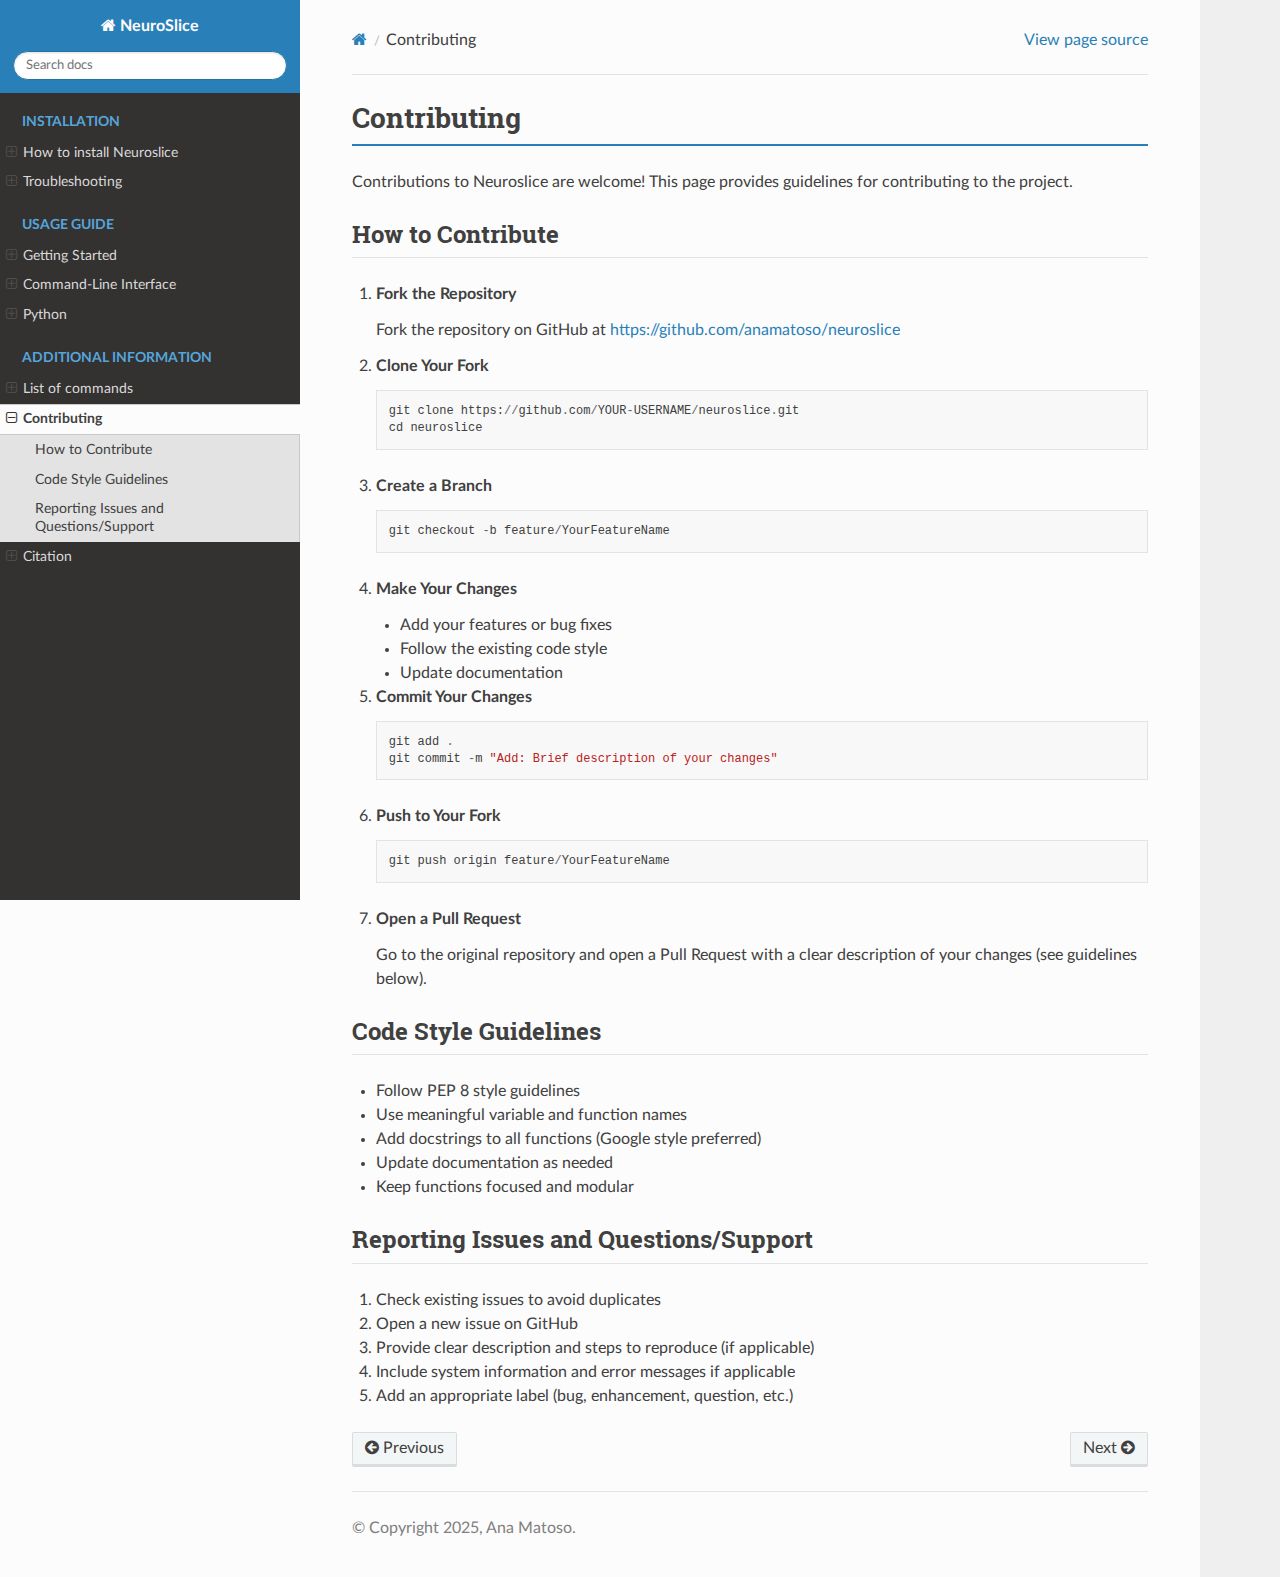
<file: contributing.html>
<!DOCTYPE html>
<html class="writer-html5" lang="en">
<head>
  <meta charset="utf-8" /><meta name="viewport" content="width=device-width, initial-scale=1" />

  <meta name="viewport" content="width=device-width, initial-scale=1.0" />
  <title>Contributing &mdash; NeuroSlice 1.0.1 documentation</title>
      <link rel="stylesheet" type="text/css" href="_static/pygments.css?v=b86133f3" />
      <link rel="stylesheet" type="text/css" href="_static/css/theme.css?v=e59714d7" />
      <link rel="stylesheet" type="text/css" href="_static/copybutton.css?v=76b2166b" />
      <link rel="stylesheet" type="text/css" href="_static/custom.css?v=eeabc84b" />

  
      <script src="_static/jquery.js?v=5d32c60e"></script>
      <script src="_static/_sphinx_javascript_frameworks_compat.js?v=2cd50e6c"></script>
      <script data-url_root="./" id="documentation_options" src="_static/documentation_options.js?v=0b546569"></script>
      <script src="_static/doctools.js?v=888ff710"></script>
      <script src="_static/sphinx_highlight.js?v=4825356b"></script>
      <script src="_static/clipboard.min.js?v=a7894cd8"></script>
      <script src="_static/copybutton.js?v=f281be69"></script>
    <script src="_static/js/theme.js"></script>
    <link rel="index" title="Index" href="genindex.html" />
    <link rel="search" title="Search" href="search.html" />
    <link rel="next" title="Citation" href="citation.html" />
    <link rel="prev" title="List of commands" href="commands.html" /> 
</head>

<body class="wy-body-for-nav"> 
  <div class="wy-grid-for-nav">
    <nav data-toggle="wy-nav-shift" class="wy-nav-side">
      <div class="wy-side-scroll">
        <div class="wy-side-nav-search" >

          
          
          <a href="index.html" class="icon icon-home">
            NeuroSlice
          </a>
<div role="search">
  <form id="rtd-search-form" class="wy-form" action="search.html" method="get">
    <input type="text" name="q" placeholder="Search docs" aria-label="Search docs" />
    <input type="hidden" name="check_keywords" value="yes" />
    <input type="hidden" name="area" value="default" />
  </form>
</div>
        </div><div class="wy-menu wy-menu-vertical" data-spy="affix" role="navigation" aria-label="Navigation menu">
              <p class="caption" role="heading"><span class="caption-text">Installation</span></p>
<ul>
<li class="toctree-l1"><a class="reference internal" href="installation/installation_guide.html">How to install Neuroslice</a><ul>
<li class="toctree-l2"><a class="reference internal" href="installation/installation_guide.html#using-pip">Using pip</a></li>
<li class="toctree-l2"><a class="reference internal" href="installation/installation_guide.html#from-source">From Source</a></li>
</ul>
</li>
<li class="toctree-l1"><a class="reference internal" href="installation/troubleshooting.html">Troubleshooting</a><ul>
<li class="toctree-l2"><a class="reference internal" href="installation/troubleshooting.html#installation-errors">Installation Errors</a></li>
<li class="toctree-l2"><a class="reference internal" href="installation/troubleshooting.html#model-download-issues">Model Download Issues</a></li>
<li class="toctree-l2"><a class="reference internal" href="installation/troubleshooting.html#contact-and-support">Contact and Support</a></li>
</ul>
</li>
</ul>
<p class="caption" role="heading"><span class="caption-text">Usage Guide</span></p>
<ul>
<li class="toctree-l1"><a class="reference internal" href="usage_guide/index.html">Getting Started</a><ul>
<li class="toctree-l2"><a class="reference internal" href="usage_guide/index.html#quick-examples">Quick Examples</a></li>
<li class="toctree-l2"><a class="reference internal" href="usage_guide/index.html#see-also">See also</a></li>
</ul>
</li>
<li class="toctree-l1"><a class="reference internal" href="usage_guide/cli.html">Command-Line Interface</a><ul>
<li class="toctree-l2"><a class="reference internal" href="usage_guide/cli.html#basic-syntax">Basic Syntax</a></li>
<li class="toctree-l2"><a class="reference internal" href="usage_guide/cli.html#simple-examples">Simple Examples</a></li>
</ul>
</li>
<li class="toctree-l1"><a class="reference internal" href="usage_guide/python.html">Python</a><ul>
<li class="toctree-l2"><a class="reference internal" href="usage_guide/python.html#core-functions">Core Functions</a></li>
<li class="toctree-l2"><a class="reference internal" href="usage_guide/python.html#basic-usage">Basic Usage</a></li>
<li class="toctree-l2"><a class="reference internal" href="usage_guide/python.html#advanced-usage">Advanced Usage</a></li>
<li class="toctree-l2"><a class="reference internal" href="usage_guide/python.html#complete-workflow-example">Complete Workflow Example</a></li>
<li class="toctree-l2"><a class="reference internal" href="usage_guide/python.html#see-also">See Also</a></li>
</ul>
</li>
</ul>
<p class="caption" role="heading"><span class="caption-text">Additional Information</span></p>
<ul class="current">
<li class="toctree-l1"><a class="reference internal" href="commands.html">List of commands</a><ul>
<li class="toctree-l2"><a class="reference internal" href="commands.html#neuroslice.mask2cuboid"><code class="docutils literal notranslate"><span class="pre">mask2cuboid()</span></code></a></li>
<li class="toctree-l2"><a class="reference internal" href="commands.html#neuroslice.predict"><code class="docutils literal notranslate"><span class="pre">predict()</span></code></a></li>
<li class="toctree-l2"><a class="reference internal" href="commands.html#neuroslice.predict_mask"><code class="docutils literal notranslate"><span class="pre">predict_mask()</span></code></a></li>
<li class="toctree-l2"><a class="reference internal" href="commands.html#neuroslice.predict_multi_axis"><code class="docutils literal notranslate"><span class="pre">predict_multi_axis()</span></code></a></li>
<li class="toctree-l2"><a class="reference internal" href="commands.html#neuroslice.unite_masks"><code class="docutils literal notranslate"><span class="pre">unite_masks()</span></code></a></li>
</ul>
</li>
<li class="toctree-l1 current"><a class="current reference internal" href="#">Contributing</a><ul>
<li class="toctree-l2"><a class="reference internal" href="#how-to-contribute">How to Contribute</a></li>
<li class="toctree-l2"><a class="reference internal" href="#code-style-guidelines">Code Style Guidelines</a></li>
<li class="toctree-l2"><a class="reference internal" href="#reporting-issues-and-questions-support">Reporting Issues and Questions/Support</a></li>
</ul>
</li>
<li class="toctree-l1"><a class="reference internal" href="citation.html">Citation</a><ul>
<li class="toctree-l2"><a class="reference internal" href="citation.html#how-to-cite">How to Cite</a></li>
<li class="toctree-l2"><a class="reference internal" href="citation.html#related-publications">Related Publications</a></li>
</ul>
</li>
</ul>

        </div>
      </div>
    </nav>

    <section data-toggle="wy-nav-shift" class="wy-nav-content-wrap"><nav class="wy-nav-top" aria-label="Mobile navigation menu" >
          <i data-toggle="wy-nav-top" class="fa fa-bars"></i>
          <a href="index.html">NeuroSlice</a>
      </nav>

      <div class="wy-nav-content">
        <div class="rst-content">
          <div role="navigation" aria-label="Page navigation">
  <ul class="wy-breadcrumbs">
      <li><a href="index.html" class="icon icon-home" aria-label="Home"></a></li>
      <li class="breadcrumb-item active">Contributing</li>
      <li class="wy-breadcrumbs-aside">
            <a href="_sources/contributing.rst.txt" rel="nofollow"> View page source</a>
      </li>
  </ul>
  <hr/>
</div>
          <div role="main" class="document" itemscope="itemscope" itemtype="http://schema.org/Article">
           <div itemprop="articleBody">
             
  <section id="contributing">
<h1>Contributing<a class="headerlink" href="#contributing" title="Permalink to this heading"></a></h1>
<p>Contributions to Neuroslice are welcome! This page provides guidelines for contributing to the project.</p>
<section id="how-to-contribute">
<h2>How to Contribute<a class="headerlink" href="#how-to-contribute" title="Permalink to this heading"></a></h2>
<ol class="arabic">
<li><p><strong>Fork the Repository</strong></p>
<p>Fork the repository on GitHub at <a class="reference external" href="https://github.com/anamatoso/neuroslice">https://github.com/anamatoso/neuroslice</a></p>
</li>
<li><p><strong>Clone Your Fork</strong></p>
<div class="highlight-default notranslate"><div class="highlight"><pre><span></span><span class="n">git</span> <span class="n">clone</span> <span class="n">https</span><span class="p">:</span><span class="o">//</span><span class="n">github</span><span class="o">.</span><span class="n">com</span><span class="o">/</span><span class="n">YOUR</span><span class="o">-</span><span class="n">USERNAME</span><span class="o">/</span><span class="n">neuroslice</span><span class="o">.</span><span class="n">git</span>
<span class="n">cd</span> <span class="n">neuroslice</span>
</pre></div>
</div>
</li>
<li><p><strong>Create a Branch</strong></p>
<div class="highlight-default notranslate"><div class="highlight"><pre><span></span><span class="n">git</span> <span class="n">checkout</span> <span class="o">-</span><span class="n">b</span> <span class="n">feature</span><span class="o">/</span><span class="n">YourFeatureName</span>
</pre></div>
</div>
</li>
<li><p><strong>Make Your Changes</strong></p>
<ul class="simple">
<li><p>Add your features or bug fixes</p></li>
<li><p>Follow the existing code style</p></li>
<li><p>Update documentation</p></li>
</ul>
</li>
<li><p><strong>Commit Your Changes</strong></p>
<div class="highlight-default notranslate"><div class="highlight"><pre><span></span><span class="n">git</span> <span class="n">add</span> <span class="o">.</span>
<span class="n">git</span> <span class="n">commit</span> <span class="o">-</span><span class="n">m</span> <span class="s2">&quot;Add: Brief description of your changes&quot;</span>
</pre></div>
</div>
</li>
<li><p><strong>Push to Your Fork</strong></p>
<div class="highlight-default notranslate"><div class="highlight"><pre><span></span><span class="n">git</span> <span class="n">push</span> <span class="n">origin</span> <span class="n">feature</span><span class="o">/</span><span class="n">YourFeatureName</span>
</pre></div>
</div>
</li>
<li><p><strong>Open a Pull Request</strong></p>
<p>Go to the original repository and open a Pull Request with a clear description of your changes (see guidelines below).</p>
</li>
</ol>
</section>
<section id="code-style-guidelines">
<h2>Code Style Guidelines<a class="headerlink" href="#code-style-guidelines" title="Permalink to this heading"></a></h2>
<ul class="simple">
<li><p>Follow PEP 8 style guidelines</p></li>
<li><p>Use meaningful variable and function names</p></li>
<li><p>Add docstrings to all functions (Google style preferred)</p></li>
<li><p>Update documentation as needed</p></li>
<li><p>Keep functions focused and modular</p></li>
</ul>
</section>
<section id="reporting-issues-and-questions-support">
<h2>Reporting Issues and Questions/Support<a class="headerlink" href="#reporting-issues-and-questions-support" title="Permalink to this heading"></a></h2>
<ol class="arabic simple">
<li><p>Check existing issues to avoid duplicates</p></li>
<li><p>Open a new issue on GitHub</p></li>
<li><p>Provide clear description and steps to reproduce (if applicable)</p></li>
<li><p>Include system information and error messages if applicable</p></li>
<li><p>Add an appropriate label (bug, enhancement, question, etc.)</p></li>
</ol>
</section>
</section>


           </div>
          </div>
          <footer><div class="rst-footer-buttons" role="navigation" aria-label="Footer">
        <a href="commands.html" class="btn btn-neutral float-left" title="List of commands" accesskey="p" rel="prev"><span class="fa fa-arrow-circle-left" aria-hidden="true"></span> Previous</a>
        <a href="citation.html" class="btn btn-neutral float-right" title="Citation" accesskey="n" rel="next">Next <span class="fa fa-arrow-circle-right" aria-hidden="true"></span></a>
    </div>

  <hr/>

  <div role="contentinfo">
    <p>&#169; Copyright 2025, Ana Matoso.</p>
  </div>

   

</footer>
        </div>
      </div>
    </section>
  </div>
  <script>
      jQuery(function () {
          SphinxRtdTheme.Navigation.enable(true);
      });
  </script> 

</body>
</html>
</file>
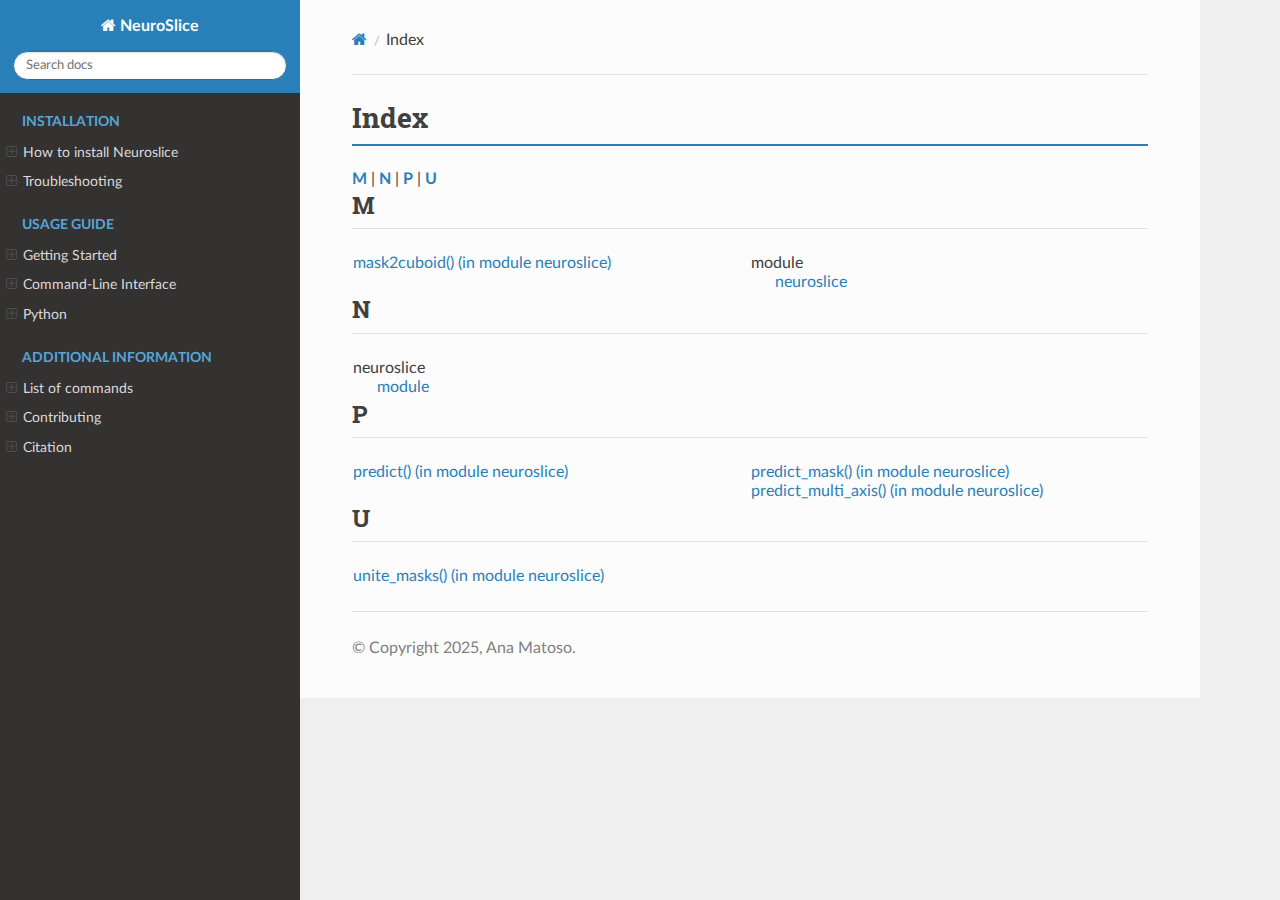
<file: genindex.html>
<!DOCTYPE html>
<html class="writer-html5" lang="en">
<head>
  <meta charset="utf-8" />
  <meta name="viewport" content="width=device-width, initial-scale=1.0" />
  <title>Index &mdash; NeuroSlice 1.0.1 documentation</title>
      <link rel="stylesheet" type="text/css" href="_static/pygments.css?v=b86133f3" />
      <link rel="stylesheet" type="text/css" href="_static/css/theme.css?v=e59714d7" />
      <link rel="stylesheet" type="text/css" href="_static/copybutton.css?v=76b2166b" />
      <link rel="stylesheet" type="text/css" href="_static/custom.css?v=eeabc84b" />

  
      <script src="_static/jquery.js?v=5d32c60e"></script>
      <script src="_static/_sphinx_javascript_frameworks_compat.js?v=2cd50e6c"></script>
      <script data-url_root="./" id="documentation_options" src="_static/documentation_options.js?v=0b546569"></script>
      <script src="_static/doctools.js?v=888ff710"></script>
      <script src="_static/sphinx_highlight.js?v=4825356b"></script>
      <script src="_static/clipboard.min.js?v=a7894cd8"></script>
      <script src="_static/copybutton.js?v=f281be69"></script>
    <script src="_static/js/theme.js"></script>
    <link rel="index" title="Index" href="#" />
    <link rel="search" title="Search" href="search.html" /> 
</head>

<body class="wy-body-for-nav"> 
  <div class="wy-grid-for-nav">
    <nav data-toggle="wy-nav-shift" class="wy-nav-side">
      <div class="wy-side-scroll">
        <div class="wy-side-nav-search" >

          
          
          <a href="index.html" class="icon icon-home">
            NeuroSlice
          </a>
<div role="search">
  <form id="rtd-search-form" class="wy-form" action="search.html" method="get">
    <input type="text" name="q" placeholder="Search docs" aria-label="Search docs" />
    <input type="hidden" name="check_keywords" value="yes" />
    <input type="hidden" name="area" value="default" />
  </form>
</div>
        </div><div class="wy-menu wy-menu-vertical" data-spy="affix" role="navigation" aria-label="Navigation menu">
              <p class="caption" role="heading"><span class="caption-text">Installation</span></p>
<ul>
<li class="toctree-l1"><a class="reference internal" href="installation/installation_guide.html">How to install Neuroslice</a><ul>
<li class="toctree-l2"><a class="reference internal" href="installation/installation_guide.html#using-pip">Using pip</a></li>
<li class="toctree-l2"><a class="reference internal" href="installation/installation_guide.html#from-source">From Source</a></li>
</ul>
</li>
<li class="toctree-l1"><a class="reference internal" href="installation/troubleshooting.html">Troubleshooting</a><ul>
<li class="toctree-l2"><a class="reference internal" href="installation/troubleshooting.html#installation-errors">Installation Errors</a></li>
<li class="toctree-l2"><a class="reference internal" href="installation/troubleshooting.html#model-download-issues">Model Download Issues</a></li>
<li class="toctree-l2"><a class="reference internal" href="installation/troubleshooting.html#contact-and-support">Contact and Support</a></li>
</ul>
</li>
</ul>
<p class="caption" role="heading"><span class="caption-text">Usage Guide</span></p>
<ul>
<li class="toctree-l1"><a class="reference internal" href="usage_guide/index.html">Getting Started</a><ul>
<li class="toctree-l2"><a class="reference internal" href="usage_guide/index.html#quick-examples">Quick Examples</a></li>
<li class="toctree-l2"><a class="reference internal" href="usage_guide/index.html#see-also">See also</a></li>
</ul>
</li>
<li class="toctree-l1"><a class="reference internal" href="usage_guide/cli.html">Command-Line Interface</a><ul>
<li class="toctree-l2"><a class="reference internal" href="usage_guide/cli.html#basic-syntax">Basic Syntax</a></li>
<li class="toctree-l2"><a class="reference internal" href="usage_guide/cli.html#simple-examples">Simple Examples</a></li>
</ul>
</li>
<li class="toctree-l1"><a class="reference internal" href="usage_guide/python.html">Python</a><ul>
<li class="toctree-l2"><a class="reference internal" href="usage_guide/python.html#core-functions">Core Functions</a></li>
<li class="toctree-l2"><a class="reference internal" href="usage_guide/python.html#basic-usage">Basic Usage</a></li>
<li class="toctree-l2"><a class="reference internal" href="usage_guide/python.html#advanced-usage">Advanced Usage</a></li>
<li class="toctree-l2"><a class="reference internal" href="usage_guide/python.html#complete-workflow-example">Complete Workflow Example</a></li>
<li class="toctree-l2"><a class="reference internal" href="usage_guide/python.html#see-also">See Also</a></li>
</ul>
</li>
</ul>
<p class="caption" role="heading"><span class="caption-text">Additional Information</span></p>
<ul>
<li class="toctree-l1"><a class="reference internal" href="commands.html">List of commands</a><ul>
<li class="toctree-l2"><a class="reference internal" href="commands.html#neuroslice.mask2cuboid"><code class="docutils literal notranslate"><span class="pre">mask2cuboid()</span></code></a></li>
<li class="toctree-l2"><a class="reference internal" href="commands.html#neuroslice.predict"><code class="docutils literal notranslate"><span class="pre">predict()</span></code></a></li>
<li class="toctree-l2"><a class="reference internal" href="commands.html#neuroslice.predict_mask"><code class="docutils literal notranslate"><span class="pre">predict_mask()</span></code></a></li>
<li class="toctree-l2"><a class="reference internal" href="commands.html#neuroslice.predict_multi_axis"><code class="docutils literal notranslate"><span class="pre">predict_multi_axis()</span></code></a></li>
<li class="toctree-l2"><a class="reference internal" href="commands.html#neuroslice.unite_masks"><code class="docutils literal notranslate"><span class="pre">unite_masks()</span></code></a></li>
</ul>
</li>
<li class="toctree-l1"><a class="reference internal" href="contributing.html">Contributing</a><ul>
<li class="toctree-l2"><a class="reference internal" href="contributing.html#how-to-contribute">How to Contribute</a></li>
<li class="toctree-l2"><a class="reference internal" href="contributing.html#code-style-guidelines">Code Style Guidelines</a></li>
<li class="toctree-l2"><a class="reference internal" href="contributing.html#reporting-issues-and-questions-support">Reporting Issues and Questions/Support</a></li>
</ul>
</li>
<li class="toctree-l1"><a class="reference internal" href="citation.html">Citation</a><ul>
<li class="toctree-l2"><a class="reference internal" href="citation.html#how-to-cite">How to Cite</a></li>
<li class="toctree-l2"><a class="reference internal" href="citation.html#related-publications">Related Publications</a></li>
</ul>
</li>
</ul>

        </div>
      </div>
    </nav>

    <section data-toggle="wy-nav-shift" class="wy-nav-content-wrap"><nav class="wy-nav-top" aria-label="Mobile navigation menu" >
          <i data-toggle="wy-nav-top" class="fa fa-bars"></i>
          <a href="index.html">NeuroSlice</a>
      </nav>

      <div class="wy-nav-content">
        <div class="rst-content">
          <div role="navigation" aria-label="Page navigation">
  <ul class="wy-breadcrumbs">
      <li><a href="index.html" class="icon icon-home" aria-label="Home"></a></li>
      <li class="breadcrumb-item active">Index</li>
      <li class="wy-breadcrumbs-aside">
      </li>
  </ul>
  <hr/>
</div>
          <div role="main" class="document" itemscope="itemscope" itemtype="http://schema.org/Article">
           <div itemprop="articleBody">
             

<h1 id="index">Index</h1>

<div class="genindex-jumpbox">
 <a href="#M"><strong>M</strong></a>
 | <a href="#N"><strong>N</strong></a>
 | <a href="#P"><strong>P</strong></a>
 | <a href="#U"><strong>U</strong></a>
 
</div>
<h2 id="M">M</h2>
<table style="width: 100%" class="indextable genindextable"><tr>
  <td style="width: 33%; vertical-align: top;"><ul>
      <li><a href="commands.html#neuroslice.mask2cuboid">mask2cuboid() (in module neuroslice)</a>
</li>
  </ul></td>
  <td style="width: 33%; vertical-align: top;"><ul>
      <li>
    module

      <ul>
        <li><a href="commands.html#module-neuroslice">neuroslice</a>
</li>
      </ul></li>
  </ul></td>
</tr></table>

<h2 id="N">N</h2>
<table style="width: 100%" class="indextable genindextable"><tr>
  <td style="width: 33%; vertical-align: top;"><ul>
      <li>
    neuroslice

      <ul>
        <li><a href="commands.html#module-neuroslice">module</a>
</li>
      </ul></li>
  </ul></td>
</tr></table>

<h2 id="P">P</h2>
<table style="width: 100%" class="indextable genindextable"><tr>
  <td style="width: 33%; vertical-align: top;"><ul>
      <li><a href="commands.html#neuroslice.predict">predict() (in module neuroslice)</a>
</li>
  </ul></td>
  <td style="width: 33%; vertical-align: top;"><ul>
      <li><a href="commands.html#neuroslice.predict_mask">predict_mask() (in module neuroslice)</a>
</li>
      <li><a href="commands.html#neuroslice.predict_multi_axis">predict_multi_axis() (in module neuroslice)</a>
</li>
  </ul></td>
</tr></table>

<h2 id="U">U</h2>
<table style="width: 100%" class="indextable genindextable"><tr>
  <td style="width: 33%; vertical-align: top;"><ul>
      <li><a href="commands.html#neuroslice.unite_masks">unite_masks() (in module neuroslice)</a>
</li>
  </ul></td>
</tr></table>



           </div>
          </div>
          <footer>

  <hr/>

  <div role="contentinfo">
    <p>&#169; Copyright 2025, Ana Matoso.</p>
  </div>

   

</footer>
        </div>
      </div>
    </section>
  </div>
  <script>
      jQuery(function () {
          SphinxRtdTheme.Navigation.enable(true);
      });
  </script> 

</body>
</html>
</file>
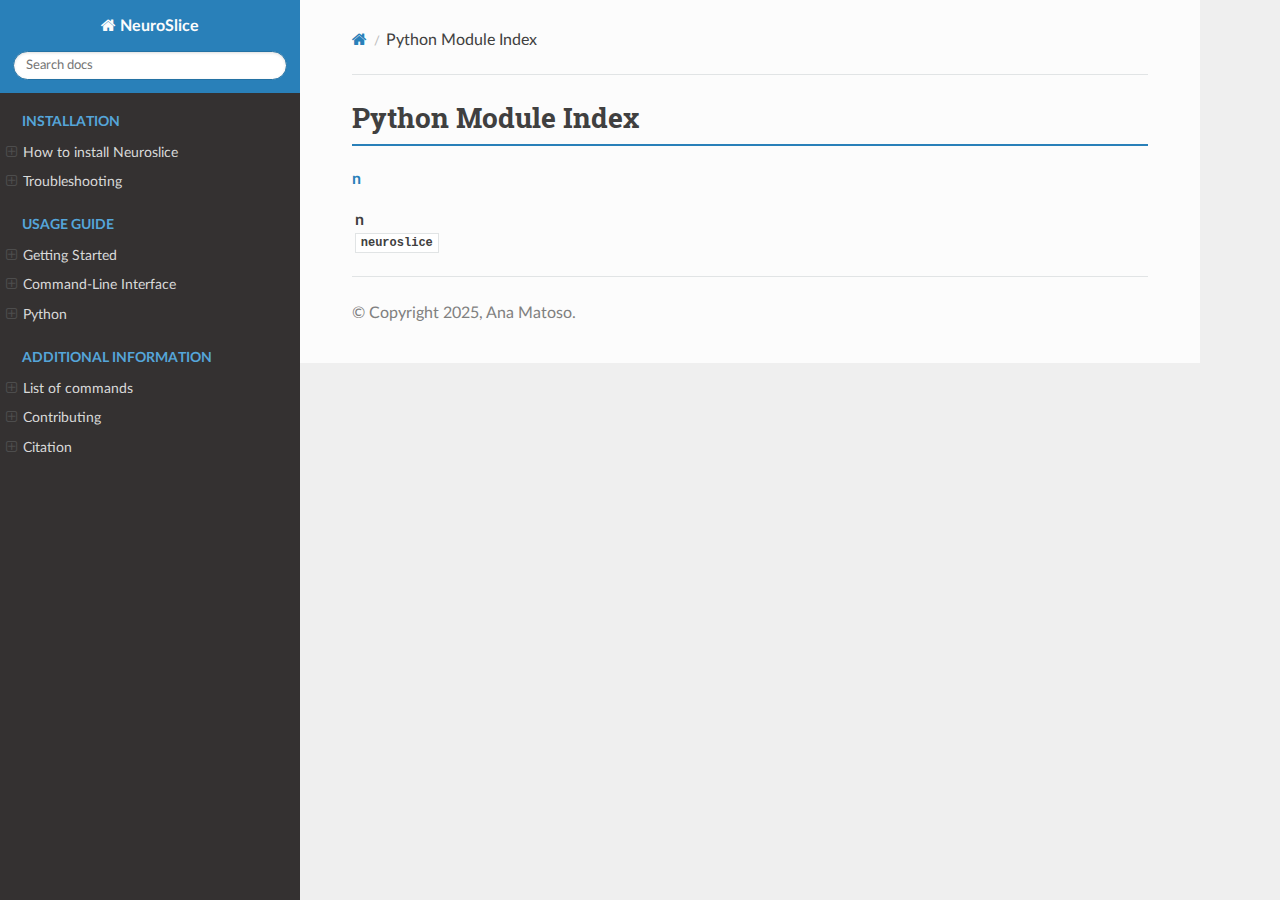
<file: py-modindex.html>
<!DOCTYPE html>
<html class="writer-html5" lang="en">
<head>
  <meta charset="utf-8" />
  <meta name="viewport" content="width=device-width, initial-scale=1.0" />
  <title>Python Module Index &mdash; NeuroSlice 1.0.1 documentation</title>
      <link rel="stylesheet" type="text/css" href="_static/pygments.css?v=b86133f3" />
      <link rel="stylesheet" type="text/css" href="_static/css/theme.css?v=e59714d7" />
      <link rel="stylesheet" type="text/css" href="_static/copybutton.css?v=76b2166b" />
      <link rel="stylesheet" type="text/css" href="_static/custom.css?v=eeabc84b" />

  
      <script src="_static/jquery.js?v=5d32c60e"></script>
      <script src="_static/_sphinx_javascript_frameworks_compat.js?v=2cd50e6c"></script>
      <script data-url_root="./" id="documentation_options" src="_static/documentation_options.js?v=0b546569"></script>
      <script src="_static/doctools.js?v=888ff710"></script>
      <script src="_static/sphinx_highlight.js?v=4825356b"></script>
      <script src="_static/clipboard.min.js?v=a7894cd8"></script>
      <script src="_static/copybutton.js?v=f281be69"></script>
    <script src="_static/js/theme.js"></script>
    <link rel="index" title="Index" href="genindex.html" />
    <link rel="search" title="Search" href="search.html" />
 

    <script>
      DOCUMENTATION_OPTIONS.COLLAPSE_INDEX = true;
    </script>


</head>

<body class="wy-body-for-nav"> 
  <div class="wy-grid-for-nav">
    <nav data-toggle="wy-nav-shift" class="wy-nav-side">
      <div class="wy-side-scroll">
        <div class="wy-side-nav-search" >

          
          
          <a href="index.html" class="icon icon-home">
            NeuroSlice
          </a>
<div role="search">
  <form id="rtd-search-form" class="wy-form" action="search.html" method="get">
    <input type="text" name="q" placeholder="Search docs" aria-label="Search docs" />
    <input type="hidden" name="check_keywords" value="yes" />
    <input type="hidden" name="area" value="default" />
  </form>
</div>
        </div><div class="wy-menu wy-menu-vertical" data-spy="affix" role="navigation" aria-label="Navigation menu">
              <p class="caption" role="heading"><span class="caption-text">Installation</span></p>
<ul>
<li class="toctree-l1"><a class="reference internal" href="installation/installation_guide.html">How to install Neuroslice</a><ul>
<li class="toctree-l2"><a class="reference internal" href="installation/installation_guide.html#using-pip">Using pip</a></li>
<li class="toctree-l2"><a class="reference internal" href="installation/installation_guide.html#from-source">From Source</a></li>
</ul>
</li>
<li class="toctree-l1"><a class="reference internal" href="installation/troubleshooting.html">Troubleshooting</a><ul>
<li class="toctree-l2"><a class="reference internal" href="installation/troubleshooting.html#installation-errors">Installation Errors</a></li>
<li class="toctree-l2"><a class="reference internal" href="installation/troubleshooting.html#model-download-issues">Model Download Issues</a></li>
<li class="toctree-l2"><a class="reference internal" href="installation/troubleshooting.html#contact-and-support">Contact and Support</a></li>
</ul>
</li>
</ul>
<p class="caption" role="heading"><span class="caption-text">Usage Guide</span></p>
<ul>
<li class="toctree-l1"><a class="reference internal" href="usage_guide/index.html">Getting Started</a><ul>
<li class="toctree-l2"><a class="reference internal" href="usage_guide/index.html#quick-examples">Quick Examples</a></li>
<li class="toctree-l2"><a class="reference internal" href="usage_guide/index.html#see-also">See also</a></li>
</ul>
</li>
<li class="toctree-l1"><a class="reference internal" href="usage_guide/cli.html">Command-Line Interface</a><ul>
<li class="toctree-l2"><a class="reference internal" href="usage_guide/cli.html#basic-syntax">Basic Syntax</a></li>
<li class="toctree-l2"><a class="reference internal" href="usage_guide/cli.html#simple-examples">Simple Examples</a></li>
</ul>
</li>
<li class="toctree-l1"><a class="reference internal" href="usage_guide/python.html">Python</a><ul>
<li class="toctree-l2"><a class="reference internal" href="usage_guide/python.html#core-functions">Core Functions</a></li>
<li class="toctree-l2"><a class="reference internal" href="usage_guide/python.html#basic-usage">Basic Usage</a></li>
<li class="toctree-l2"><a class="reference internal" href="usage_guide/python.html#advanced-usage">Advanced Usage</a></li>
<li class="toctree-l2"><a class="reference internal" href="usage_guide/python.html#complete-workflow-example">Complete Workflow Example</a></li>
<li class="toctree-l2"><a class="reference internal" href="usage_guide/python.html#see-also">See Also</a></li>
</ul>
</li>
</ul>
<p class="caption" role="heading"><span class="caption-text">Additional Information</span></p>
<ul>
<li class="toctree-l1"><a class="reference internal" href="commands.html">List of commands</a><ul>
<li class="toctree-l2"><a class="reference internal" href="commands.html#neuroslice.mask2cuboid"><code class="docutils literal notranslate"><span class="pre">mask2cuboid()</span></code></a></li>
<li class="toctree-l2"><a class="reference internal" href="commands.html#neuroslice.predict"><code class="docutils literal notranslate"><span class="pre">predict()</span></code></a></li>
<li class="toctree-l2"><a class="reference internal" href="commands.html#neuroslice.predict_mask"><code class="docutils literal notranslate"><span class="pre">predict_mask()</span></code></a></li>
<li class="toctree-l2"><a class="reference internal" href="commands.html#neuroslice.predict_multi_axis"><code class="docutils literal notranslate"><span class="pre">predict_multi_axis()</span></code></a></li>
<li class="toctree-l2"><a class="reference internal" href="commands.html#neuroslice.unite_masks"><code class="docutils literal notranslate"><span class="pre">unite_masks()</span></code></a></li>
</ul>
</li>
<li class="toctree-l1"><a class="reference internal" href="contributing.html">Contributing</a><ul>
<li class="toctree-l2"><a class="reference internal" href="contributing.html#how-to-contribute">How to Contribute</a></li>
<li class="toctree-l2"><a class="reference internal" href="contributing.html#code-style-guidelines">Code Style Guidelines</a></li>
<li class="toctree-l2"><a class="reference internal" href="contributing.html#reporting-issues-and-questions-support">Reporting Issues and Questions/Support</a></li>
</ul>
</li>
<li class="toctree-l1"><a class="reference internal" href="citation.html">Citation</a><ul>
<li class="toctree-l2"><a class="reference internal" href="citation.html#how-to-cite">How to Cite</a></li>
<li class="toctree-l2"><a class="reference internal" href="citation.html#related-publications">Related Publications</a></li>
</ul>
</li>
</ul>

        </div>
      </div>
    </nav>

    <section data-toggle="wy-nav-shift" class="wy-nav-content-wrap"><nav class="wy-nav-top" aria-label="Mobile navigation menu" >
          <i data-toggle="wy-nav-top" class="fa fa-bars"></i>
          <a href="index.html">NeuroSlice</a>
      </nav>

      <div class="wy-nav-content">
        <div class="rst-content">
          <div role="navigation" aria-label="Page navigation">
  <ul class="wy-breadcrumbs">
      <li><a href="index.html" class="icon icon-home" aria-label="Home"></a></li>
      <li class="breadcrumb-item active">Python Module Index</li>
      <li class="wy-breadcrumbs-aside">
      </li>
  </ul>
  <hr/>
</div>
          <div role="main" class="document" itemscope="itemscope" itemtype="http://schema.org/Article">
           <div itemprop="articleBody">
             

   <h1>Python Module Index</h1>

   <div class="modindex-jumpbox">
   <a href="#cap-n"><strong>n</strong></a>
   </div>

   <table class="indextable modindextable">
     <tr class="pcap"><td></td><td>&#160;</td><td></td></tr>
     <tr class="cap" id="cap-n"><td></td><td>
       <strong>n</strong></td><td></td></tr>
     <tr>
       <td></td>
       <td>
       <a href="commands.html#module-neuroslice"><code class="xref">neuroslice</code></a></td><td>
       <em></em></td></tr>
   </table>


           </div>
          </div>
          <footer>

  <hr/>

  <div role="contentinfo">
    <p>&#169; Copyright 2025, Ana Matoso.</p>
  </div>

   

</footer>
        </div>
      </div>
    </section>
  </div>
  <script>
      jQuery(function () {
          SphinxRtdTheme.Navigation.enable(true);
      });
  </script> 

</body>
</html>
</file>
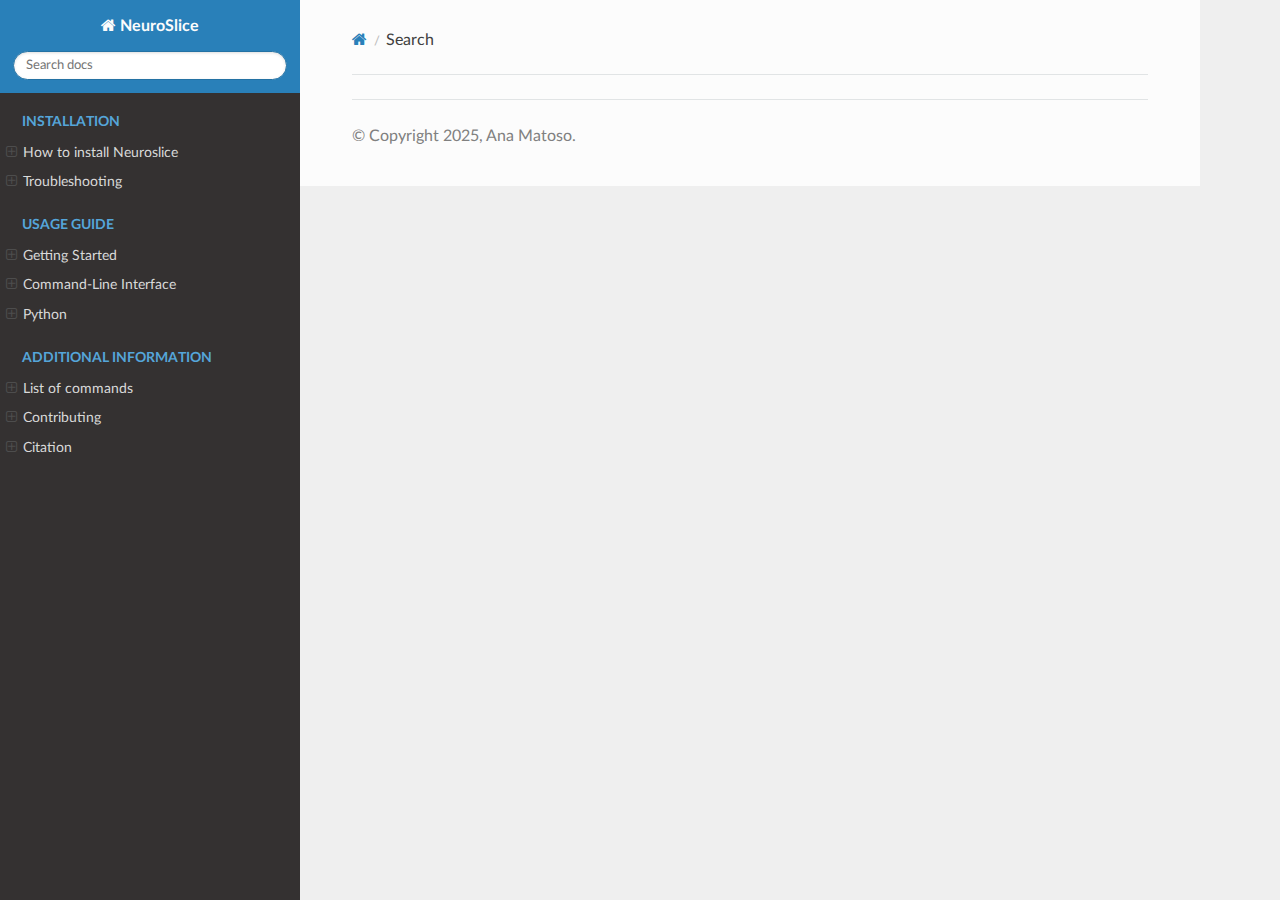
<file: search.html>
<!DOCTYPE html>
<html class="writer-html5" lang="en" data-content_root="./">
<head>
  <meta charset="utf-8" />
  <meta name="viewport" content="width=device-width, initial-scale=1.0" />
  <title>Search &mdash; NeuroSlice 1.0.4 documentation</title>
      <link rel="stylesheet" type="text/css" href="_static/pygments.css?v=b86133f3" />
      <link rel="stylesheet" type="text/css" href="_static/css/theme.css?v=e59714d7" />
      <link rel="stylesheet" type="text/css" href="_static/copybutton.css?v=76b2166b" />
      <link rel="stylesheet" type="text/css" href="_static/custom.css?v=eeabc84b" />

  
    
      <script src="_static/jquery.js?v=5d32c60e"></script>
      <script src="_static/_sphinx_javascript_frameworks_compat.js?v=2cd50e6c"></script>
      <script src="_static/documentation_options.js?v=71272d9f"></script>
      <script src="_static/doctools.js?v=9bcbadda"></script>
      <script src="_static/sphinx_highlight.js?v=dc90522c"></script>
      <script src="_static/clipboard.min.js?v=a7894cd8"></script>
      <script src="_static/copybutton.js?v=f281be69"></script>
    <script src="_static/js/theme.js"></script>
    <script src="_static/searchtools.js"></script>
    <script src="_static/language_data.js"></script>
    <link rel="index" title="Index" href="genindex.html" />
    <link rel="search" title="Search" href="#" /> 
</head>

<body class="wy-body-for-nav"> 
  <div class="wy-grid-for-nav">
    <nav data-toggle="wy-nav-shift" class="wy-nav-side">
      <div class="wy-side-scroll">
        <div class="wy-side-nav-search" >

          
          
          <a href="index.html" class="icon icon-home">
            NeuroSlice
          </a>
<div role="search">
  <form id="rtd-search-form" class="wy-form" action="#" method="get">
    <input type="text" name="q" placeholder="Search docs" aria-label="Search docs" />
    <input type="hidden" name="check_keywords" value="yes" />
    <input type="hidden" name="area" value="default" />
  </form>
</div>
        </div><div class="wy-menu wy-menu-vertical" data-spy="affix" role="navigation" aria-label="Navigation menu">
              <p class="caption" role="heading"><span class="caption-text">Installation</span></p>
<ul>
<li class="toctree-l1"><a class="reference internal" href="installation/installation_guide.html">How to install Neuroslice</a><ul>
<li class="toctree-l2"><a class="reference internal" href="installation/installation_guide.html#using-pip">Using pip</a></li>
<li class="toctree-l2"><a class="reference internal" href="installation/installation_guide.html#from-source">From Source</a></li>
</ul>
</li>
<li class="toctree-l1"><a class="reference internal" href="installation/troubleshooting.html">Troubleshooting</a><ul>
<li class="toctree-l2"><a class="reference internal" href="installation/troubleshooting.html#installation-errors">Installation Errors</a></li>
<li class="toctree-l2"><a class="reference internal" href="installation/troubleshooting.html#model-download-issues">Model Download Issues</a></li>
<li class="toctree-l2"><a class="reference internal" href="installation/troubleshooting.html#contact-and-support">Contact and Support</a></li>
</ul>
</li>
</ul>
<p class="caption" role="heading"><span class="caption-text">Usage Guide</span></p>
<ul>
<li class="toctree-l1"><a class="reference internal" href="usage_guide/index.html">Getting Started</a><ul>
<li class="toctree-l2"><a class="reference internal" href="usage_guide/index.html#quick-examples">Quick Examples</a></li>
<li class="toctree-l2"><a class="reference internal" href="usage_guide/index.html#see-also">See also</a></li>
</ul>
</li>
<li class="toctree-l1"><a class="reference internal" href="usage_guide/cli.html">Command-Line Interface</a><ul>
<li class="toctree-l2"><a class="reference internal" href="usage_guide/cli.html#basic-syntax">Basic Syntax</a></li>
<li class="toctree-l2"><a class="reference internal" href="usage_guide/cli.html#simple-examples">Simple Examples</a></li>
<li class="toctree-l2"><a class="reference internal" href="usage_guide/cli.html#see-also">See Also</a></li>
</ul>
</li>
<li class="toctree-l1"><a class="reference internal" href="usage_guide/python.html">Python</a><ul>
<li class="toctree-l2"><a class="reference internal" href="usage_guide/python.html#core-functions">Core Functions</a></li>
<li class="toctree-l2"><a class="reference internal" href="usage_guide/python.html#basic-usage">Basic Usage</a></li>
<li class="toctree-l2"><a class="reference internal" href="usage_guide/python.html#advanced-usage">Advanced Usage</a></li>
<li class="toctree-l2"><a class="reference internal" href="usage_guide/python.html#complete-workflow-example">Complete Workflow Example</a></li>
<li class="toctree-l2"><a class="reference internal" href="usage_guide/python.html#see-also">See Also</a></li>
</ul>
</li>
</ul>
<p class="caption" role="heading"><span class="caption-text">Additional Information</span></p>
<ul>
<li class="toctree-l1"><a class="reference internal" href="commands.html">List of commands</a><ul>
<li class="toctree-l2"><a class="reference internal" href="commands.html#neuroslice.mask2cuboid"><code class="docutils literal notranslate"><span class="pre">mask2cuboid()</span></code></a></li>
<li class="toctree-l2"><a class="reference internal" href="commands.html#neuroslice.predict"><code class="docutils literal notranslate"><span class="pre">predict()</span></code></a></li>
<li class="toctree-l2"><a class="reference internal" href="commands.html#neuroslice.predict_mask"><code class="docutils literal notranslate"><span class="pre">predict_mask()</span></code></a></li>
<li class="toctree-l2"><a class="reference internal" href="commands.html#neuroslice.predict_multi_axis"><code class="docutils literal notranslate"><span class="pre">predict_multi_axis()</span></code></a></li>
<li class="toctree-l2"><a class="reference internal" href="commands.html#neuroslice.unite_masks"><code class="docutils literal notranslate"><span class="pre">unite_masks()</span></code></a></li>
</ul>
</li>
<li class="toctree-l1"><a class="reference internal" href="contributing.html">Contributing</a><ul>
<li class="toctree-l2"><a class="reference internal" href="contributing.html#how-to-contribute">How to Contribute</a></li>
<li class="toctree-l2"><a class="reference internal" href="contributing.html#code-style-guidelines">Code Style Guidelines</a></li>
<li class="toctree-l2"><a class="reference internal" href="contributing.html#reporting-issues-and-questions-support">Reporting Issues and Questions/Support</a></li>
</ul>
</li>
<li class="toctree-l1"><a class="reference internal" href="citation.html">Citation</a><ul>
<li class="toctree-l2"><a class="reference internal" href="citation.html#how-to-cite">How to Cite</a></li>
<li class="toctree-l2"><a class="reference internal" href="citation.html#related-publications">Related Publications</a></li>
</ul>
</li>
</ul>

        </div>
      </div>
    </nav>

    <section data-toggle="wy-nav-shift" class="wy-nav-content-wrap"><nav class="wy-nav-top" aria-label="Mobile navigation menu" >
          <i data-toggle="wy-nav-top" class="fa fa-bars"></i>
          <a href="index.html">NeuroSlice</a>
      </nav>

      <div class="wy-nav-content">
        <div class="rst-content">
          <div role="navigation" aria-label="Page navigation">
  <ul class="wy-breadcrumbs">
      <li><a href="index.html" class="icon icon-home" aria-label="Home"></a></li>
      <li class="breadcrumb-item active">Search</li>
      <li class="wy-breadcrumbs-aside">
      </li>
  </ul>
  <hr/>
</div>
          <div role="main" class="document" itemscope="itemscope" itemtype="http://schema.org/Article">
           <div itemprop="articleBody">
             
  <noscript>
  <div id="fallback" class="admonition warning">
    <p class="last">
      Please activate JavaScript to enable the search functionality.
    </p>
  </div>
  </noscript>

  
  <div id="search-results">
  
  </div>

           </div>
          </div>
          <footer>

  <hr/>

  <div role="contentinfo">
    <p>&#169; Copyright 2025, Ana Matoso.</p>
  </div>

   

</footer>
        </div>
      </div>
    </section>
  </div>
  <script>
      jQuery(function () {
          SphinxRtdTheme.Navigation.enable(true);
      });
  </script>
  <script>
    jQuery(function() { Search.loadIndex("searchindex.js"); });
  </script>
  
  <script id="searchindexloader"></script>
   


</body>
</html>
</file>
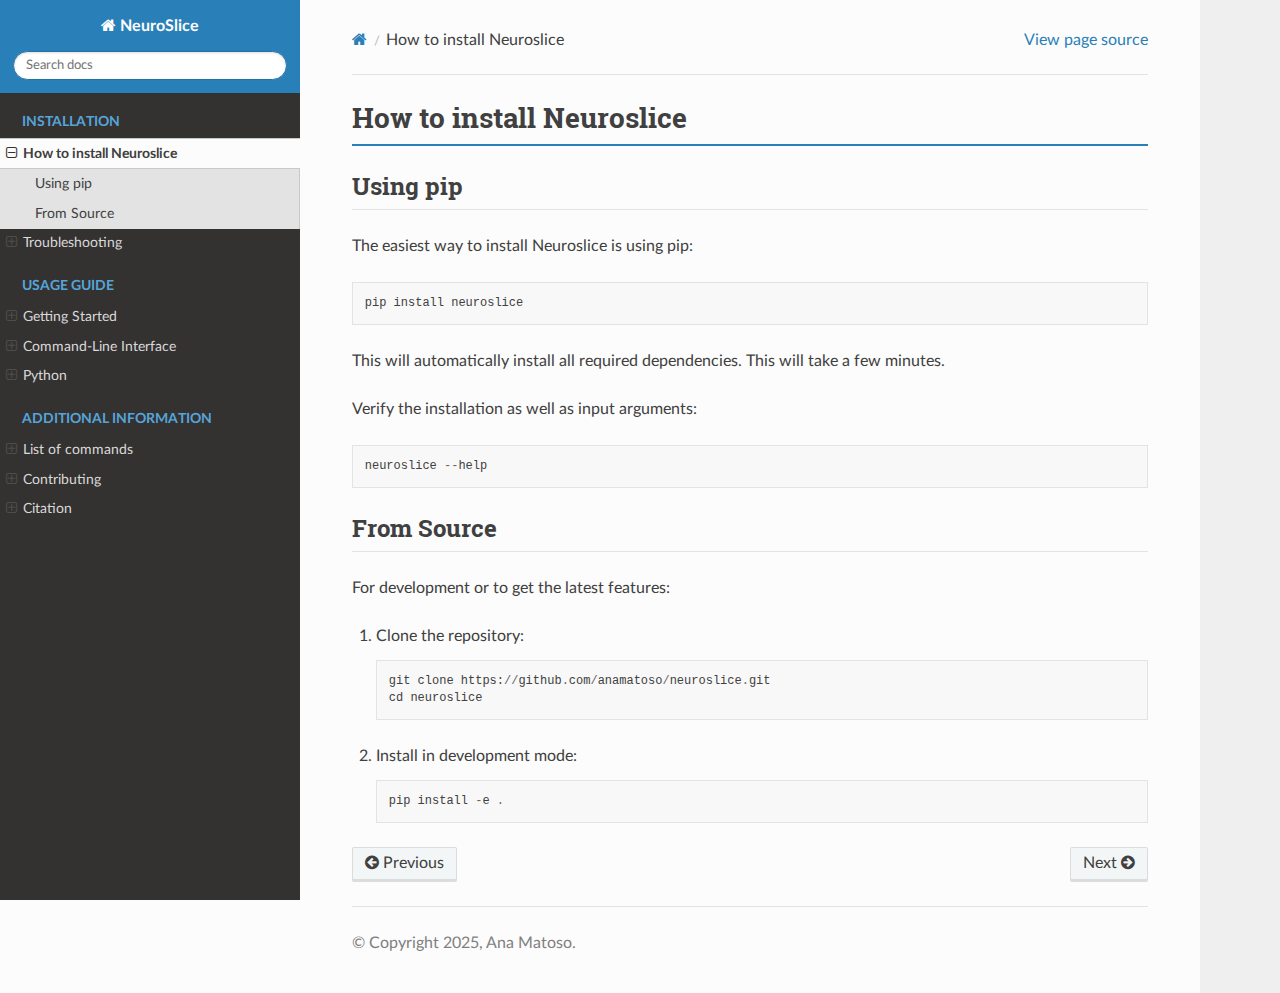
<file: installation/installation_guide.html>
<!DOCTYPE html>
<html class="writer-html5" lang="en">
<head>
  <meta charset="utf-8" /><meta name="viewport" content="width=device-width, initial-scale=1" />

  <meta name="viewport" content="width=device-width, initial-scale=1.0" />
  <title>How to install Neuroslice &mdash; NeuroSlice 1.0.1 documentation</title>
      <link rel="stylesheet" type="text/css" href="../_static/pygments.css?v=b86133f3" />
      <link rel="stylesheet" type="text/css" href="../_static/css/theme.css?v=e59714d7" />
      <link rel="stylesheet" type="text/css" href="../_static/copybutton.css?v=76b2166b" />
      <link rel="stylesheet" type="text/css" href="../_static/custom.css?v=eeabc84b" />

  
      <script src="../_static/jquery.js?v=5d32c60e"></script>
      <script src="../_static/_sphinx_javascript_frameworks_compat.js?v=2cd50e6c"></script>
      <script data-url_root="../" id="documentation_options" src="../_static/documentation_options.js?v=0b546569"></script>
      <script src="../_static/doctools.js?v=888ff710"></script>
      <script src="../_static/sphinx_highlight.js?v=4825356b"></script>
      <script src="../_static/clipboard.min.js?v=a7894cd8"></script>
      <script src="../_static/copybutton.js?v=f281be69"></script>
    <script src="../_static/js/theme.js"></script>
    <link rel="index" title="Index" href="../genindex.html" />
    <link rel="search" title="Search" href="../search.html" />
    <link rel="next" title="Troubleshooting" href="troubleshooting.html" />
    <link rel="prev" title="Welcome to Neuroslice" href="../index.html" /> 
</head>

<body class="wy-body-for-nav"> 
  <div class="wy-grid-for-nav">
    <nav data-toggle="wy-nav-shift" class="wy-nav-side">
      <div class="wy-side-scroll">
        <div class="wy-side-nav-search" >

          
          
          <a href="../index.html" class="icon icon-home">
            NeuroSlice
          </a>
<div role="search">
  <form id="rtd-search-form" class="wy-form" action="../search.html" method="get">
    <input type="text" name="q" placeholder="Search docs" aria-label="Search docs" />
    <input type="hidden" name="check_keywords" value="yes" />
    <input type="hidden" name="area" value="default" />
  </form>
</div>
        </div><div class="wy-menu wy-menu-vertical" data-spy="affix" role="navigation" aria-label="Navigation menu">
              <p class="caption" role="heading"><span class="caption-text">Installation</span></p>
<ul class="current">
<li class="toctree-l1 current"><a class="current reference internal" href="#">How to install Neuroslice</a><ul>
<li class="toctree-l2"><a class="reference internal" href="#using-pip">Using pip</a></li>
<li class="toctree-l2"><a class="reference internal" href="#from-source">From Source</a></li>
</ul>
</li>
<li class="toctree-l1"><a class="reference internal" href="troubleshooting.html">Troubleshooting</a><ul>
<li class="toctree-l2"><a class="reference internal" href="troubleshooting.html#installation-errors">Installation Errors</a></li>
<li class="toctree-l2"><a class="reference internal" href="troubleshooting.html#model-download-issues">Model Download Issues</a></li>
<li class="toctree-l2"><a class="reference internal" href="troubleshooting.html#contact-and-support">Contact and Support</a></li>
</ul>
</li>
</ul>
<p class="caption" role="heading"><span class="caption-text">Usage Guide</span></p>
<ul>
<li class="toctree-l1"><a class="reference internal" href="../usage_guide/index.html">Getting Started</a><ul>
<li class="toctree-l2"><a class="reference internal" href="../usage_guide/index.html#quick-examples">Quick Examples</a></li>
<li class="toctree-l2"><a class="reference internal" href="../usage_guide/index.html#see-also">See also</a></li>
</ul>
</li>
<li class="toctree-l1"><a class="reference internal" href="../usage_guide/cli.html">Command-Line Interface</a><ul>
<li class="toctree-l2"><a class="reference internal" href="../usage_guide/cli.html#basic-syntax">Basic Syntax</a></li>
<li class="toctree-l2"><a class="reference internal" href="../usage_guide/cli.html#simple-examples">Simple Examples</a></li>
</ul>
</li>
<li class="toctree-l1"><a class="reference internal" href="../usage_guide/python.html">Python</a><ul>
<li class="toctree-l2"><a class="reference internal" href="../usage_guide/python.html#core-functions">Core Functions</a></li>
<li class="toctree-l2"><a class="reference internal" href="../usage_guide/python.html#basic-usage">Basic Usage</a></li>
<li class="toctree-l2"><a class="reference internal" href="../usage_guide/python.html#advanced-usage">Advanced Usage</a></li>
<li class="toctree-l2"><a class="reference internal" href="../usage_guide/python.html#complete-workflow-example">Complete Workflow Example</a></li>
<li class="toctree-l2"><a class="reference internal" href="../usage_guide/python.html#see-also">See Also</a></li>
</ul>
</li>
</ul>
<p class="caption" role="heading"><span class="caption-text">Additional Information</span></p>
<ul>
<li class="toctree-l1"><a class="reference internal" href="../commands.html">List of commands</a><ul>
<li class="toctree-l2"><a class="reference internal" href="../commands.html#neuroslice.mask2cuboid"><code class="docutils literal notranslate"><span class="pre">mask2cuboid()</span></code></a></li>
<li class="toctree-l2"><a class="reference internal" href="../commands.html#neuroslice.predict"><code class="docutils literal notranslate"><span class="pre">predict()</span></code></a></li>
<li class="toctree-l2"><a class="reference internal" href="../commands.html#neuroslice.predict_mask"><code class="docutils literal notranslate"><span class="pre">predict_mask()</span></code></a></li>
<li class="toctree-l2"><a class="reference internal" href="../commands.html#neuroslice.predict_multi_axis"><code class="docutils literal notranslate"><span class="pre">predict_multi_axis()</span></code></a></li>
<li class="toctree-l2"><a class="reference internal" href="../commands.html#neuroslice.unite_masks"><code class="docutils literal notranslate"><span class="pre">unite_masks()</span></code></a></li>
</ul>
</li>
<li class="toctree-l1"><a class="reference internal" href="../contributing.html">Contributing</a><ul>
<li class="toctree-l2"><a class="reference internal" href="../contributing.html#how-to-contribute">How to Contribute</a></li>
<li class="toctree-l2"><a class="reference internal" href="../contributing.html#code-style-guidelines">Code Style Guidelines</a></li>
<li class="toctree-l2"><a class="reference internal" href="../contributing.html#reporting-issues-and-questions-support">Reporting Issues and Questions/Support</a></li>
</ul>
</li>
<li class="toctree-l1"><a class="reference internal" href="../citation.html">Citation</a><ul>
<li class="toctree-l2"><a class="reference internal" href="../citation.html#how-to-cite">How to Cite</a></li>
<li class="toctree-l2"><a class="reference internal" href="../citation.html#related-publications">Related Publications</a></li>
</ul>
</li>
</ul>

        </div>
      </div>
    </nav>

    <section data-toggle="wy-nav-shift" class="wy-nav-content-wrap"><nav class="wy-nav-top" aria-label="Mobile navigation menu" >
          <i data-toggle="wy-nav-top" class="fa fa-bars"></i>
          <a href="../index.html">NeuroSlice</a>
      </nav>

      <div class="wy-nav-content">
        <div class="rst-content">
          <div role="navigation" aria-label="Page navigation">
  <ul class="wy-breadcrumbs">
      <li><a href="../index.html" class="icon icon-home" aria-label="Home"></a></li>
      <li class="breadcrumb-item active">How to install Neuroslice</li>
      <li class="wy-breadcrumbs-aside">
            <a href="../_sources/installation/installation_guide.rst.txt" rel="nofollow"> View page source</a>
      </li>
  </ul>
  <hr/>
</div>
          <div role="main" class="document" itemscope="itemscope" itemtype="http://schema.org/Article">
           <div itemprop="articleBody">
             
  <section id="how-to-install-neuroslice">
<h1>How to install Neuroslice<a class="headerlink" href="#how-to-install-neuroslice" title="Permalink to this heading"></a></h1>
<section id="using-pip">
<h2>Using pip<a class="headerlink" href="#using-pip" title="Permalink to this heading"></a></h2>
<p>The easiest way to install Neuroslice is using pip:</p>
<div class="highlight-default notranslate"><div class="highlight"><pre><span></span><span class="n">pip</span> <span class="n">install</span> <span class="n">neuroslice</span>
</pre></div>
</div>
<p>This will automatically install all required dependencies. This will take a few minutes.</p>
<p>Verify the installation as well as input arguments:</p>
<div class="highlight-default notranslate"><div class="highlight"><pre><span></span><span class="n">neuroslice</span> <span class="o">--</span><span class="n">help</span>
</pre></div>
</div>
</section>
<section id="from-source">
<h2>From Source<a class="headerlink" href="#from-source" title="Permalink to this heading"></a></h2>
<p>For development or to get the latest features:</p>
<ol class="arabic">
<li><p>Clone the repository:</p>
<div class="highlight-default notranslate"><div class="highlight"><pre><span></span><span class="n">git</span> <span class="n">clone</span> <span class="n">https</span><span class="p">:</span><span class="o">//</span><span class="n">github</span><span class="o">.</span><span class="n">com</span><span class="o">/</span><span class="n">anamatoso</span><span class="o">/</span><span class="n">neuroslice</span><span class="o">.</span><span class="n">git</span>
<span class="n">cd</span> <span class="n">neuroslice</span>
</pre></div>
</div>
</li>
<li><p>Install in development mode:</p>
<div class="highlight-default notranslate"><div class="highlight"><pre><span></span><span class="n">pip</span> <span class="n">install</span> <span class="o">-</span><span class="n">e</span> <span class="o">.</span>
</pre></div>
</div>
</li>
</ol>
</section>
</section>


           </div>
          </div>
          <footer><div class="rst-footer-buttons" role="navigation" aria-label="Footer">
        <a href="../index.html" class="btn btn-neutral float-left" title="Welcome to Neuroslice" accesskey="p" rel="prev"><span class="fa fa-arrow-circle-left" aria-hidden="true"></span> Previous</a>
        <a href="troubleshooting.html" class="btn btn-neutral float-right" title="Troubleshooting" accesskey="n" rel="next">Next <span class="fa fa-arrow-circle-right" aria-hidden="true"></span></a>
    </div>

  <hr/>

  <div role="contentinfo">
    <p>&#169; Copyright 2025, Ana Matoso.</p>
  </div>

   

</footer>
        </div>
      </div>
    </section>
  </div>
  <script>
      jQuery(function () {
          SphinxRtdTheme.Navigation.enable(true);
      });
  </script> 

</body>
</html>
</file>
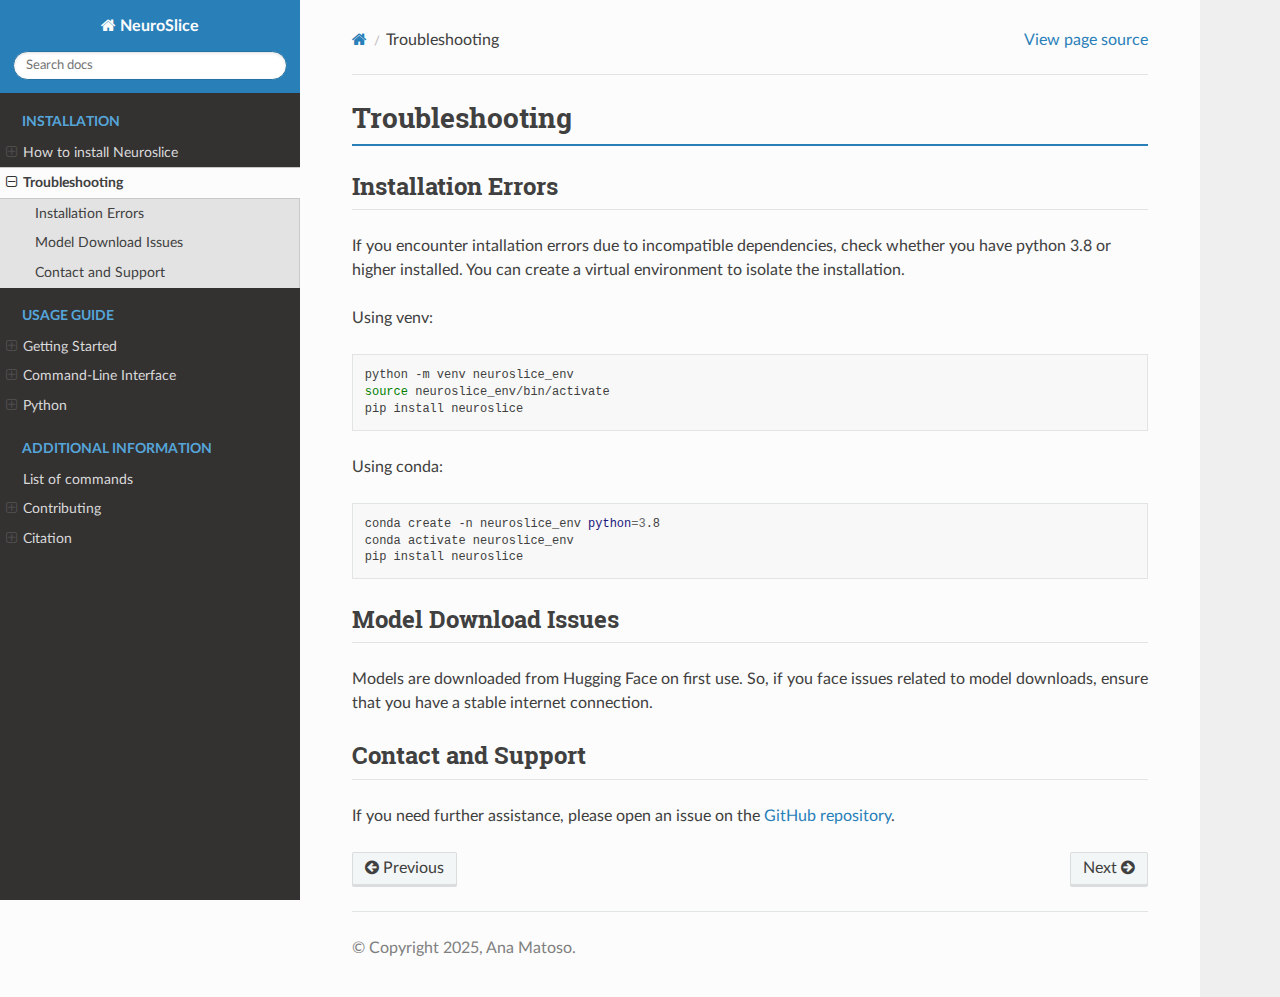
<file: installation/troubleshooting.html>
<!DOCTYPE html>
<html class="writer-html5" lang="en">
<head>
  <meta charset="utf-8" /><meta name="viewport" content="width=device-width, initial-scale=1" />

  <meta name="viewport" content="width=device-width, initial-scale=1.0" />
  <title>Troubleshooting &mdash; NeuroSlice 1.0.1 documentation</title>
      <link rel="stylesheet" type="text/css" href="../_static/pygments.css?v=b86133f3" />
      <link rel="stylesheet" type="text/css" href="../_static/css/theme.css?v=e59714d7" />
      <link rel="stylesheet" type="text/css" href="../_static/copybutton.css?v=76b2166b" />
      <link rel="stylesheet" type="text/css" href="../_static/custom.css?v=eeabc84b" />

  
      <script src="../_static/jquery.js?v=5d32c60e"></script>
      <script src="../_static/_sphinx_javascript_frameworks_compat.js?v=2cd50e6c"></script>
      <script data-url_root="../" id="documentation_options" src="../_static/documentation_options.js?v=0b546569"></script>
      <script src="../_static/doctools.js?v=888ff710"></script>
      <script src="../_static/sphinx_highlight.js?v=4825356b"></script>
      <script src="../_static/clipboard.min.js?v=a7894cd8"></script>
      <script src="../_static/copybutton.js?v=f281be69"></script>
    <script src="../_static/js/theme.js"></script>
    <link rel="index" title="Index" href="../genindex.html" />
    <link rel="search" title="Search" href="../search.html" />
    <link rel="next" title="Getting Started" href="../usage_guide/index.html" />
    <link rel="prev" title="How to install Neuroslice" href="installation_guide.html" /> 
</head>

<body class="wy-body-for-nav"> 
  <div class="wy-grid-for-nav">
    <nav data-toggle="wy-nav-shift" class="wy-nav-side">
      <div class="wy-side-scroll">
        <div class="wy-side-nav-search" >

          
          
          <a href="../index.html" class="icon icon-home">
            NeuroSlice
          </a>
<div role="search">
  <form id="rtd-search-form" class="wy-form" action="../search.html" method="get">
    <input type="text" name="q" placeholder="Search docs" aria-label="Search docs" />
    <input type="hidden" name="check_keywords" value="yes" />
    <input type="hidden" name="area" value="default" />
  </form>
</div>
        </div><div class="wy-menu wy-menu-vertical" data-spy="affix" role="navigation" aria-label="Navigation menu">
              <p class="caption" role="heading"><span class="caption-text">Installation</span></p>
<ul class="current">
<li class="toctree-l1"><a class="reference internal" href="installation_guide.html">How to install Neuroslice</a><ul>
<li class="toctree-l2"><a class="reference internal" href="installation_guide.html#using-pip">Using pip</a></li>
<li class="toctree-l2"><a class="reference internal" href="installation_guide.html#from-source">From Source</a></li>
</ul>
</li>
<li class="toctree-l1 current"><a class="current reference internal" href="#">Troubleshooting</a><ul>
<li class="toctree-l2"><a class="reference internal" href="#installation-errors">Installation Errors</a></li>
<li class="toctree-l2"><a class="reference internal" href="#model-download-issues">Model Download Issues</a></li>
<li class="toctree-l2"><a class="reference internal" href="#contact-and-support">Contact and Support</a></li>
</ul>
</li>
</ul>
<p class="caption" role="heading"><span class="caption-text">Usage Guide</span></p>
<ul>
<li class="toctree-l1"><a class="reference internal" href="../usage_guide/index.html">Getting Started</a><ul>
<li class="toctree-l2"><a class="reference internal" href="../usage_guide/index.html#quick-examples">Quick Examples</a></li>
<li class="toctree-l2"><a class="reference internal" href="../usage_guide/index.html#see-also">See also</a></li>
</ul>
</li>
<li class="toctree-l1"><a class="reference internal" href="../usage_guide/cli.html">Command-Line Interface</a><ul>
<li class="toctree-l2"><a class="reference internal" href="../usage_guide/cli.html#basic-syntax">Basic Syntax</a></li>
<li class="toctree-l2"><a class="reference internal" href="../usage_guide/cli.html#simple-examples">Simple Examples</a></li>
<li class="toctree-l2"><a class="reference internal" href="../usage_guide/cli.html#see-also">See Also</a></li>
</ul>
</li>
<li class="toctree-l1"><a class="reference internal" href="../usage_guide/python.html">Python</a><ul>
<li class="toctree-l2"><a class="reference internal" href="../usage_guide/python.html#core-functions">Core Functions</a></li>
<li class="toctree-l2"><a class="reference internal" href="../usage_guide/python.html#basic-usage">Basic Usage</a></li>
<li class="toctree-l2"><a class="reference internal" href="../usage_guide/python.html#advanced-usage">Advanced Usage</a></li>
<li class="toctree-l2"><a class="reference internal" href="../usage_guide/python.html#complete-workflow-example">Complete Workflow Example</a></li>
<li class="toctree-l2"><a class="reference internal" href="../usage_guide/python.html#see-also">See Also</a></li>
</ul>
</li>
</ul>
<p class="caption" role="heading"><span class="caption-text">Additional Information</span></p>
<ul>
<li class="toctree-l1"><a class="reference internal" href="../commands.html">List of commands</a></li>
<li class="toctree-l1"><a class="reference internal" href="../contributing.html">Contributing</a><ul>
<li class="toctree-l2"><a class="reference internal" href="../contributing.html#how-to-contribute">How to Contribute</a></li>
<li class="toctree-l2"><a class="reference internal" href="../contributing.html#code-style-guidelines">Code Style Guidelines</a></li>
<li class="toctree-l2"><a class="reference internal" href="../contributing.html#reporting-issues-and-questions-support">Reporting Issues and Questions/Support</a></li>
</ul>
</li>
<li class="toctree-l1"><a class="reference internal" href="../citation.html">Citation</a><ul>
<li class="toctree-l2"><a class="reference internal" href="../citation.html#how-to-cite">How to Cite</a></li>
<li class="toctree-l2"><a class="reference internal" href="../citation.html#related-publications">Related Publications</a></li>
</ul>
</li>
</ul>

        </div>
      </div>
    </nav>

    <section data-toggle="wy-nav-shift" class="wy-nav-content-wrap"><nav class="wy-nav-top" aria-label="Mobile navigation menu" >
          <i data-toggle="wy-nav-top" class="fa fa-bars"></i>
          <a href="../index.html">NeuroSlice</a>
      </nav>

      <div class="wy-nav-content">
        <div class="rst-content">
          <div role="navigation" aria-label="Page navigation">
  <ul class="wy-breadcrumbs">
      <li><a href="../index.html" class="icon icon-home" aria-label="Home"></a></li>
      <li class="breadcrumb-item active">Troubleshooting</li>
      <li class="wy-breadcrumbs-aside">
            <a href="../_sources/installation/troubleshooting.rst.txt" rel="nofollow"> View page source</a>
      </li>
  </ul>
  <hr/>
</div>
          <div role="main" class="document" itemscope="itemscope" itemtype="http://schema.org/Article">
           <div itemprop="articleBody">
             
  <section id="troubleshooting">
<h1>Troubleshooting<a class="headerlink" href="#troubleshooting" title="Permalink to this heading"></a></h1>
<section id="installation-errors">
<h2>Installation Errors<a class="headerlink" href="#installation-errors" title="Permalink to this heading"></a></h2>
<p>If you encounter intallation errors due to incompatible dependencies, check whether you have python 3.8 or higher installed. You can create a virtual environment to isolate the installation.</p>
<p>Using venv:</p>
<div class="highlight-bash notranslate"><div class="highlight"><pre><span></span>python<span class="w"> </span>-m<span class="w"> </span>venv<span class="w"> </span>neuroslice_env
<span class="nb">source</span><span class="w"> </span>neuroslice_env/bin/activate
pip<span class="w"> </span>install<span class="w"> </span>neuroslice
</pre></div>
</div>
<p>Using conda:</p>
<div class="highlight-bash notranslate"><div class="highlight"><pre><span></span>conda<span class="w"> </span>create<span class="w"> </span>-n<span class="w"> </span>neuroslice_env<span class="w"> </span><span class="nv">python</span><span class="o">=</span><span class="m">3</span>.8
conda<span class="w"> </span>activate<span class="w"> </span>neuroslice_env
pip<span class="w"> </span>install<span class="w"> </span>neuroslice
</pre></div>
</div>
</section>
<section id="model-download-issues">
<h2>Model Download Issues<a class="headerlink" href="#model-download-issues" title="Permalink to this heading"></a></h2>
<p>Models are downloaded from Hugging Face on first use.
So, if you face issues related to model downloads, ensure that you have a stable internet connection.</p>
</section>
<section id="contact-and-support">
<h2>Contact and Support<a class="headerlink" href="#contact-and-support" title="Permalink to this heading"></a></h2>
<p>If you need further assistance, please open an issue on the <a class="reference external" href="https://github.com/anamatoso/neuroslice/issues">GitHub repository</a>.</p>
</section>
</section>


           </div>
          </div>
          <footer><div class="rst-footer-buttons" role="navigation" aria-label="Footer">
        <a href="installation_guide.html" class="btn btn-neutral float-left" title="How to install Neuroslice" accesskey="p" rel="prev"><span class="fa fa-arrow-circle-left" aria-hidden="true"></span> Previous</a>
        <a href="../usage_guide/index.html" class="btn btn-neutral float-right" title="Getting Started" accesskey="n" rel="next">Next <span class="fa fa-arrow-circle-right" aria-hidden="true"></span></a>
    </div>

  <hr/>

  <div role="contentinfo">
    <p>&#169; Copyright 2025, Ana Matoso.</p>
  </div>

   

</footer>
        </div>
      </div>
    </section>
  </div>
  <script>
      jQuery(function () {
          SphinxRtdTheme.Navigation.enable(true);
      });
  </script> 

</body>
</html>
</file>
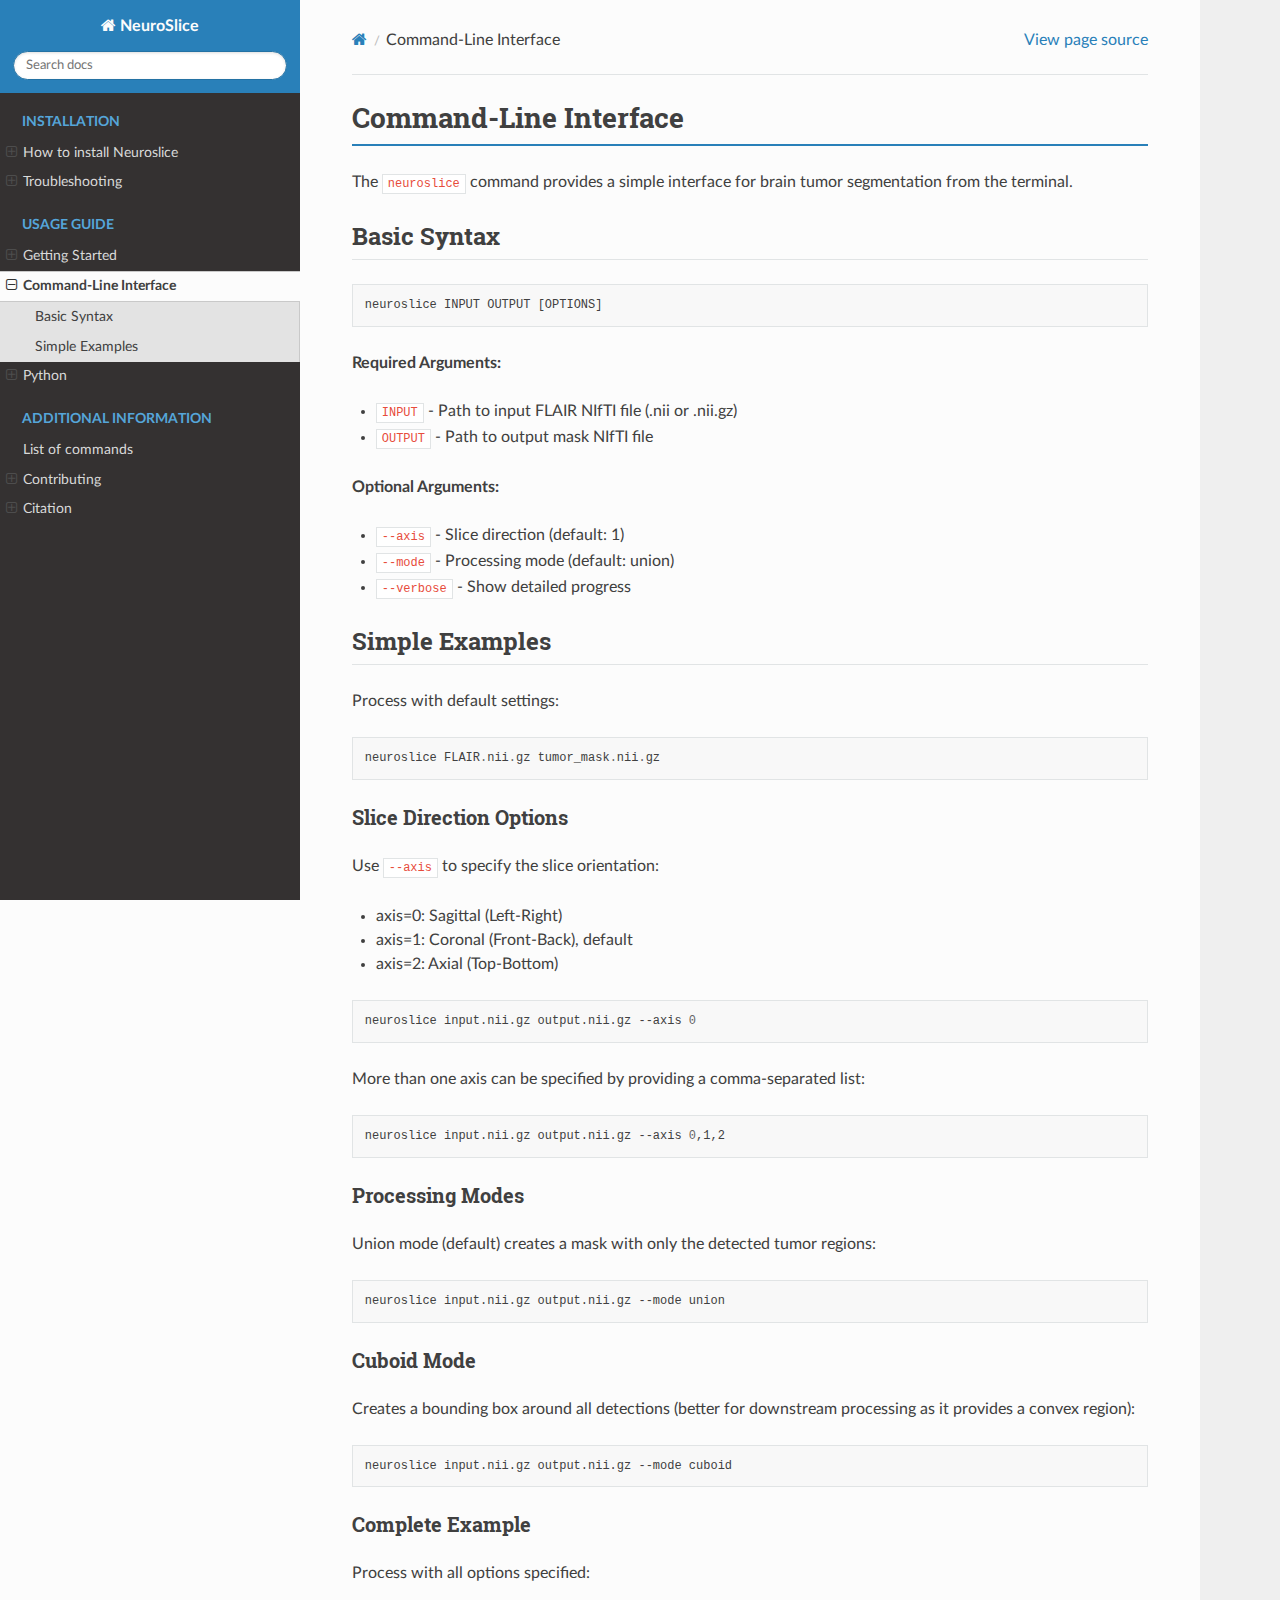
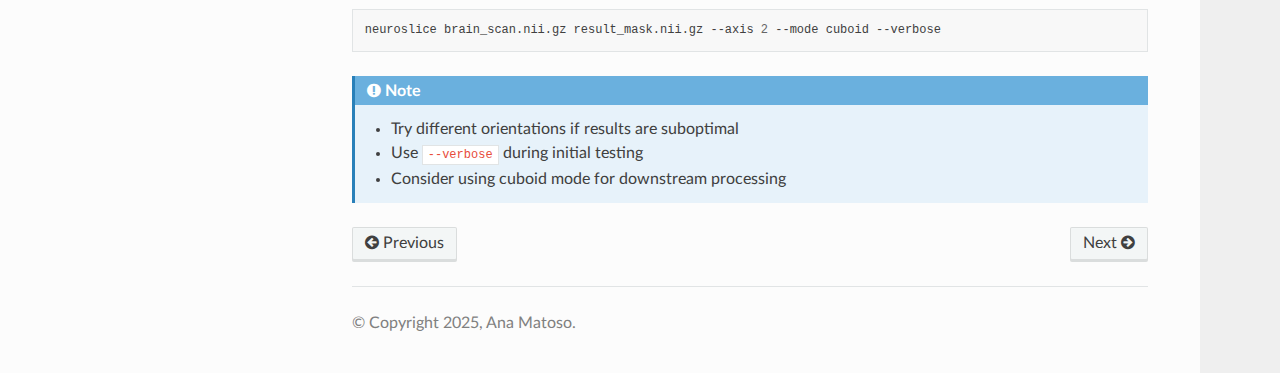
<file: usage_guide/cli.html>
<!DOCTYPE html>
<html class="writer-html5" lang="en">
<head>
  <meta charset="utf-8" /><meta name="viewport" content="width=device-width, initial-scale=1" />

  <meta name="viewport" content="width=device-width, initial-scale=1.0" />
  <title>Command-Line Interface &mdash; NeuroSlice 1.0.1 documentation</title>
      <link rel="stylesheet" type="text/css" href="../_static/pygments.css?v=b86133f3" />
      <link rel="stylesheet" type="text/css" href="../_static/css/theme.css?v=e59714d7" />
      <link rel="stylesheet" type="text/css" href="../_static/copybutton.css?v=76b2166b" />
      <link rel="stylesheet" type="text/css" href="../_static/custom.css?v=eeabc84b" />

  
      <script src="../_static/jquery.js?v=5d32c60e"></script>
      <script src="../_static/_sphinx_javascript_frameworks_compat.js?v=2cd50e6c"></script>
      <script data-url_root="../" id="documentation_options" src="../_static/documentation_options.js?v=0b546569"></script>
      <script src="../_static/doctools.js?v=888ff710"></script>
      <script src="../_static/sphinx_highlight.js?v=4825356b"></script>
      <script src="../_static/clipboard.min.js?v=a7894cd8"></script>
      <script src="../_static/copybutton.js?v=f281be69"></script>
    <script src="../_static/js/theme.js"></script>
    <link rel="index" title="Index" href="../genindex.html" />
    <link rel="search" title="Search" href="../search.html" />
    <link rel="next" title="Python" href="python.html" />
    <link rel="prev" title="Getting Started" href="index.html" /> 
</head>

<body class="wy-body-for-nav"> 
  <div class="wy-grid-for-nav">
    <nav data-toggle="wy-nav-shift" class="wy-nav-side">
      <div class="wy-side-scroll">
        <div class="wy-side-nav-search" >

          
          
          <a href="../index.html" class="icon icon-home">
            NeuroSlice
          </a>
<div role="search">
  <form id="rtd-search-form" class="wy-form" action="../search.html" method="get">
    <input type="text" name="q" placeholder="Search docs" aria-label="Search docs" />
    <input type="hidden" name="check_keywords" value="yes" />
    <input type="hidden" name="area" value="default" />
  </form>
</div>
        </div><div class="wy-menu wy-menu-vertical" data-spy="affix" role="navigation" aria-label="Navigation menu">
              <p class="caption" role="heading"><span class="caption-text">Installation</span></p>
<ul>
<li class="toctree-l1"><a class="reference internal" href="../installation/installation_guide.html">How to install Neuroslice</a><ul>
<li class="toctree-l2"><a class="reference internal" href="../installation/installation_guide.html#using-pip">Using pip</a></li>
<li class="toctree-l2"><a class="reference internal" href="../installation/installation_guide.html#from-source">From Source</a></li>
</ul>
</li>
<li class="toctree-l1"><a class="reference internal" href="../installation/troubleshooting.html">Troubleshooting</a><ul>
<li class="toctree-l2"><a class="reference internal" href="../installation/troubleshooting.html#installation-errors">Installation Errors</a></li>
<li class="toctree-l2"><a class="reference internal" href="../installation/troubleshooting.html#model-download-issues">Model Download Issues</a></li>
<li class="toctree-l2"><a class="reference internal" href="../installation/troubleshooting.html#contact-and-support">Contact and Support</a></li>
</ul>
</li>
</ul>
<p class="caption" role="heading"><span class="caption-text">Usage Guide</span></p>
<ul class="current">
<li class="toctree-l1"><a class="reference internal" href="index.html">Getting Started</a><ul>
<li class="toctree-l2"><a class="reference internal" href="index.html#quick-examples">Quick Examples</a></li>
<li class="toctree-l2"><a class="reference internal" href="index.html#see-also">See also</a></li>
</ul>
</li>
<li class="toctree-l1 current"><a class="current reference internal" href="#">Command-Line Interface</a><ul>
<li class="toctree-l2"><a class="reference internal" href="#basic-syntax">Basic Syntax</a></li>
<li class="toctree-l2"><a class="reference internal" href="#simple-examples">Simple Examples</a></li>
</ul>
</li>
<li class="toctree-l1"><a class="reference internal" href="python.html">Python</a><ul>
<li class="toctree-l2"><a class="reference internal" href="python.html#core-functions">Core Functions</a></li>
<li class="toctree-l2"><a class="reference internal" href="python.html#basic-usage">Basic Usage</a></li>
<li class="toctree-l2"><a class="reference internal" href="python.html#advanced-usage">Advanced Usage</a></li>
<li class="toctree-l2"><a class="reference internal" href="python.html#complete-workflow-example">Complete Workflow Example</a></li>
<li class="toctree-l2"><a class="reference internal" href="python.html#see-also">See Also</a></li>
</ul>
</li>
</ul>
<p class="caption" role="heading"><span class="caption-text">Additional Information</span></p>
<ul>
<li class="toctree-l1"><a class="reference internal" href="../commands.html">List of commands</a></li>
<li class="toctree-l1"><a class="reference internal" href="../contributing.html">Contributing</a><ul>
<li class="toctree-l2"><a class="reference internal" href="../contributing.html#how-to-contribute">How to Contribute</a></li>
<li class="toctree-l2"><a class="reference internal" href="../contributing.html#code-style-guidelines">Code Style Guidelines</a></li>
<li class="toctree-l2"><a class="reference internal" href="../contributing.html#reporting-issues-and-questions-support">Reporting Issues and Questions/Support</a></li>
</ul>
</li>
<li class="toctree-l1"><a class="reference internal" href="../citation.html">Citation</a><ul>
<li class="toctree-l2"><a class="reference internal" href="../citation.html#how-to-cite">How to Cite</a></li>
<li class="toctree-l2"><a class="reference internal" href="../citation.html#related-publications">Related Publications</a></li>
</ul>
</li>
</ul>

        </div>
      </div>
    </nav>

    <section data-toggle="wy-nav-shift" class="wy-nav-content-wrap"><nav class="wy-nav-top" aria-label="Mobile navigation menu" >
          <i data-toggle="wy-nav-top" class="fa fa-bars"></i>
          <a href="../index.html">NeuroSlice</a>
      </nav>

      <div class="wy-nav-content">
        <div class="rst-content">
          <div role="navigation" aria-label="Page navigation">
  <ul class="wy-breadcrumbs">
      <li><a href="../index.html" class="icon icon-home" aria-label="Home"></a></li>
      <li class="breadcrumb-item active">Command-Line Interface</li>
      <li class="wy-breadcrumbs-aside">
            <a href="../_sources/usage_guide/cli.rst.txt" rel="nofollow"> View page source</a>
      </li>
  </ul>
  <hr/>
</div>
          <div role="main" class="document" itemscope="itemscope" itemtype="http://schema.org/Article">
           <div itemprop="articleBody">
             
  <section id="command-line-interface">
<h1>Command-Line Interface<a class="headerlink" href="#command-line-interface" title="Permalink to this heading"></a></h1>
<p>The <code class="docutils literal notranslate"><span class="pre">neuroslice</span></code> command provides a simple interface for brain tumor segmentation from the terminal.</p>
<section id="basic-syntax">
<h2>Basic Syntax<a class="headerlink" href="#basic-syntax" title="Permalink to this heading"></a></h2>
<div class="highlight-default notranslate"><div class="highlight"><pre><span></span><span class="n">neuroslice</span> <span class="n">INPUT</span> <span class="n">OUTPUT</span> <span class="p">[</span><span class="n">OPTIONS</span><span class="p">]</span>
</pre></div>
</div>
<p><strong>Required Arguments:</strong></p>
<ul class="simple">
<li><p><code class="docutils literal notranslate"><span class="pre">INPUT</span></code> - Path to input FLAIR NIfTI file (.nii or .nii.gz)</p></li>
<li><p><code class="docutils literal notranslate"><span class="pre">OUTPUT</span></code> - Path to output mask NIfTI file</p></li>
</ul>
<p><strong>Optional Arguments:</strong></p>
<ul class="simple">
<li><p><code class="docutils literal notranslate"><span class="pre">--axis</span></code> - Slice direction (default: 1)</p></li>
<li><p><code class="docutils literal notranslate"><span class="pre">--mode</span></code> - Processing mode (default: union)</p></li>
<li><p><code class="docutils literal notranslate"><span class="pre">--verbose</span></code> - Show detailed progress</p></li>
</ul>
</section>
<section id="simple-examples">
<h2>Simple Examples<a class="headerlink" href="#simple-examples" title="Permalink to this heading"></a></h2>
<p>Process with default settings:</p>
<div class="highlight-default notranslate"><div class="highlight"><pre><span></span><span class="n">neuroslice</span> <span class="n">FLAIR</span><span class="o">.</span><span class="n">nii</span><span class="o">.</span><span class="n">gz</span> <span class="n">tumor_mask</span><span class="o">.</span><span class="n">nii</span><span class="o">.</span><span class="n">gz</span>
</pre></div>
</div>
<section id="slice-direction-options">
<h3>Slice Direction Options<a class="headerlink" href="#slice-direction-options" title="Permalink to this heading"></a></h3>
<p>Use <code class="docutils literal notranslate"><span class="pre">--axis</span></code> to specify the slice orientation:</p>
<ul class="simple">
<li><p>axis=0: Sagittal (Left-Right)</p></li>
<li><p>axis=1: Coronal (Front-Back), default</p></li>
<li><p>axis=2: Axial (Top-Bottom)</p></li>
</ul>
<div class="highlight-bash notranslate"><div class="highlight"><pre><span></span>neuroslice<span class="w"> </span>input.nii.gz<span class="w"> </span>output.nii.gz<span class="w"> </span>--axis<span class="w"> </span><span class="m">0</span>
</pre></div>
</div>
<p>More than one axis can be specified by providing a comma-separated list:</p>
<div class="highlight-bash notranslate"><div class="highlight"><pre><span></span>neuroslice<span class="w"> </span>input.nii.gz<span class="w"> </span>output.nii.gz<span class="w"> </span>--axis<span class="w"> </span><span class="m">0</span>,1,2
</pre></div>
</div>
</section>
<section id="processing-modes">
<h3>Processing Modes<a class="headerlink" href="#processing-modes" title="Permalink to this heading"></a></h3>
<p>Union mode (default) creates a mask with only the detected tumor regions:</p>
<div class="highlight-bash notranslate"><div class="highlight"><pre><span></span>neuroslice<span class="w"> </span>input.nii.gz<span class="w"> </span>output.nii.gz<span class="w"> </span>--mode<span class="w"> </span>union
</pre></div>
</div>
</section>
<section id="cuboid-mode">
<h3>Cuboid Mode<a class="headerlink" href="#cuboid-mode" title="Permalink to this heading"></a></h3>
<p>Creates a bounding box around all detections (better for downstream processing as it provides a convex region):</p>
<div class="highlight-bash notranslate"><div class="highlight"><pre><span></span>neuroslice<span class="w"> </span>input.nii.gz<span class="w"> </span>output.nii.gz<span class="w"> </span>--mode<span class="w"> </span>cuboid
</pre></div>
</div>
</section>
<section id="complete-example">
<h3>Complete Example<a class="headerlink" href="#complete-example" title="Permalink to this heading"></a></h3>
<p>Process with all options specified:</p>
<div class="highlight-bash notranslate"><div class="highlight"><pre><span></span>neuroslice<span class="w"> </span>brain_scan.nii.gz<span class="w"> </span>result_mask.nii.gz<span class="w"> </span>--axis<span class="w"> </span><span class="m">2</span><span class="w"> </span>--mode<span class="w"> </span>cuboid<span class="w"> </span>--verbose
</pre></div>
</div>
<div class="admonition note">
<p class="admonition-title">Note</p>
<ul class="simple">
<li><p>Try different orientations if results are suboptimal</p></li>
<li><p>Use <code class="docutils literal notranslate"><span class="pre">--verbose</span></code> during initial testing</p></li>
<li><p>Consider using cuboid mode for downstream processing</p></li>
</ul>
</div>
</section>
</section>
</section>


           </div>
          </div>
          <footer><div class="rst-footer-buttons" role="navigation" aria-label="Footer">
        <a href="index.html" class="btn btn-neutral float-left" title="Getting Started" accesskey="p" rel="prev"><span class="fa fa-arrow-circle-left" aria-hidden="true"></span> Previous</a>
        <a href="python.html" class="btn btn-neutral float-right" title="Python" accesskey="n" rel="next">Next <span class="fa fa-arrow-circle-right" aria-hidden="true"></span></a>
    </div>

  <hr/>

  <div role="contentinfo">
    <p>&#169; Copyright 2025, Ana Matoso.</p>
  </div>

   

</footer>
        </div>
      </div>
    </section>
  </div>
  <script>
      jQuery(function () {
          SphinxRtdTheme.Navigation.enable(true);
      });
  </script> 

</body>
</html>
</file>
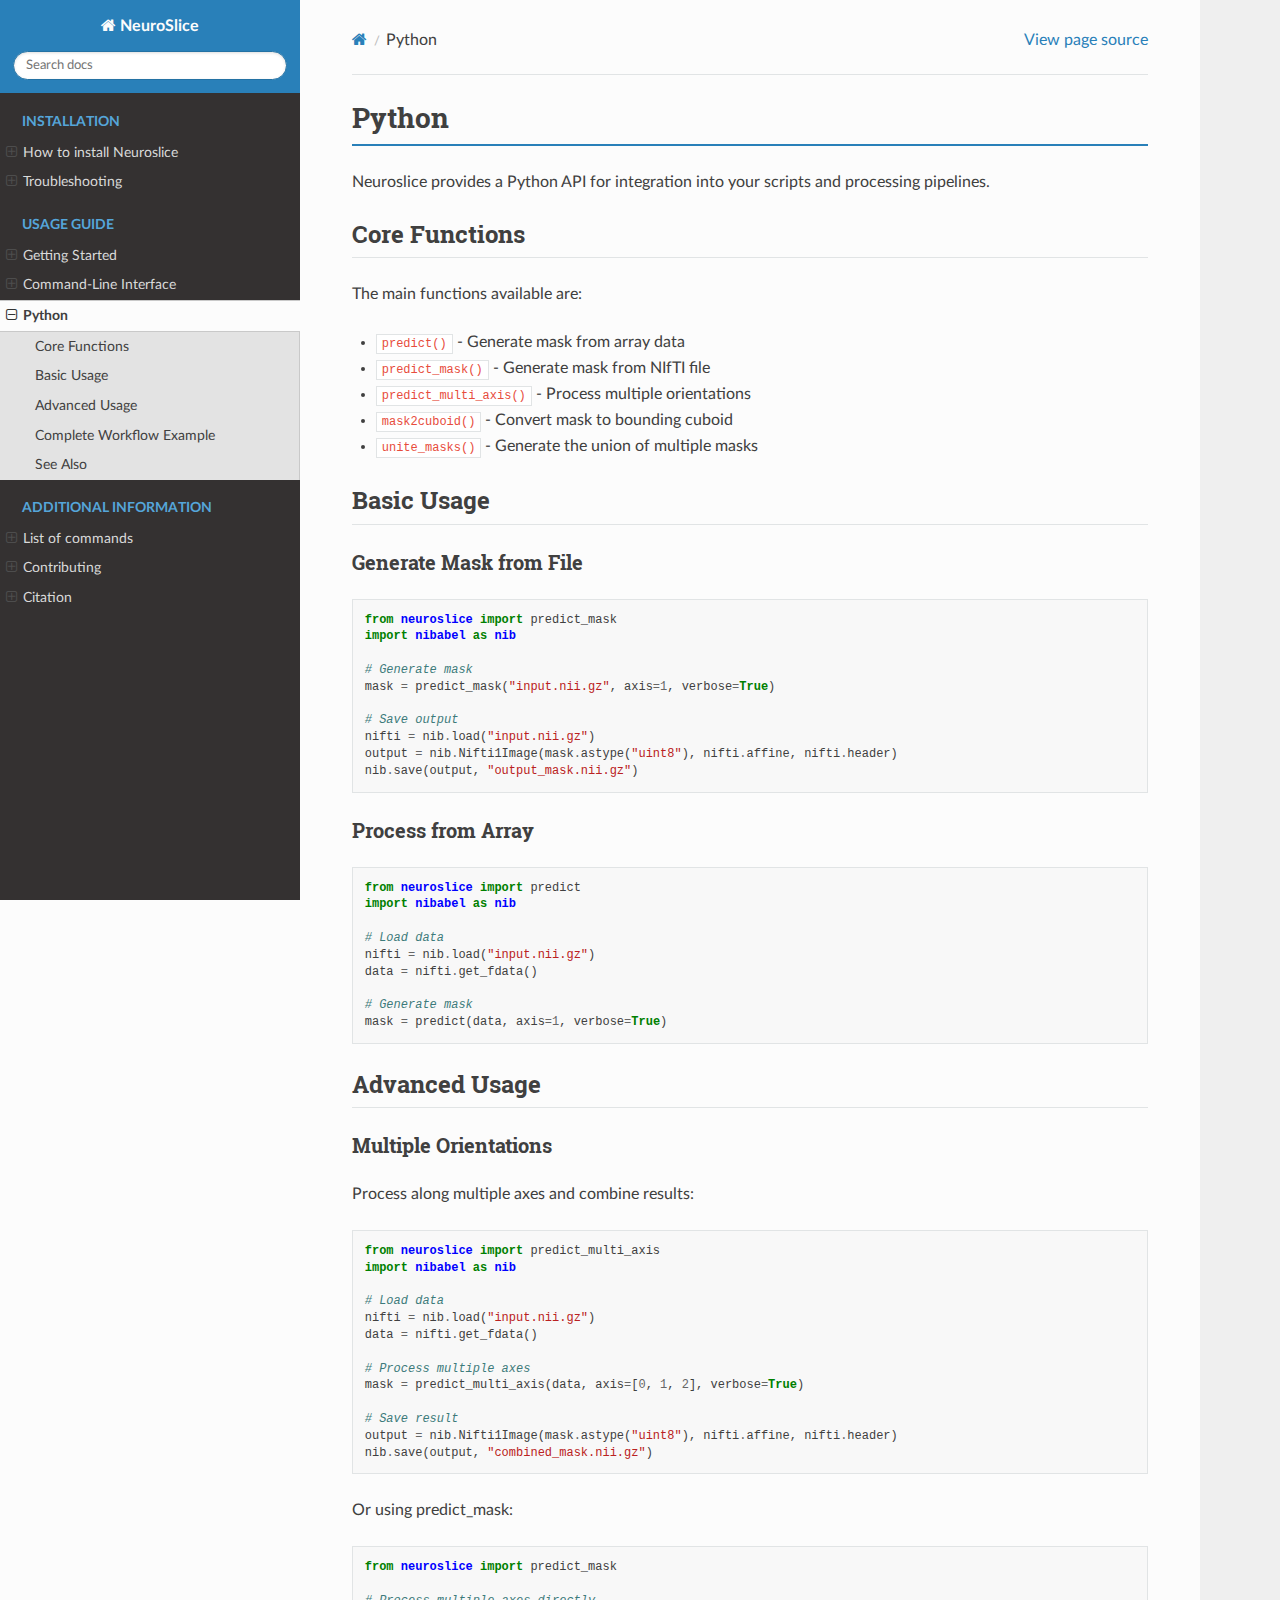
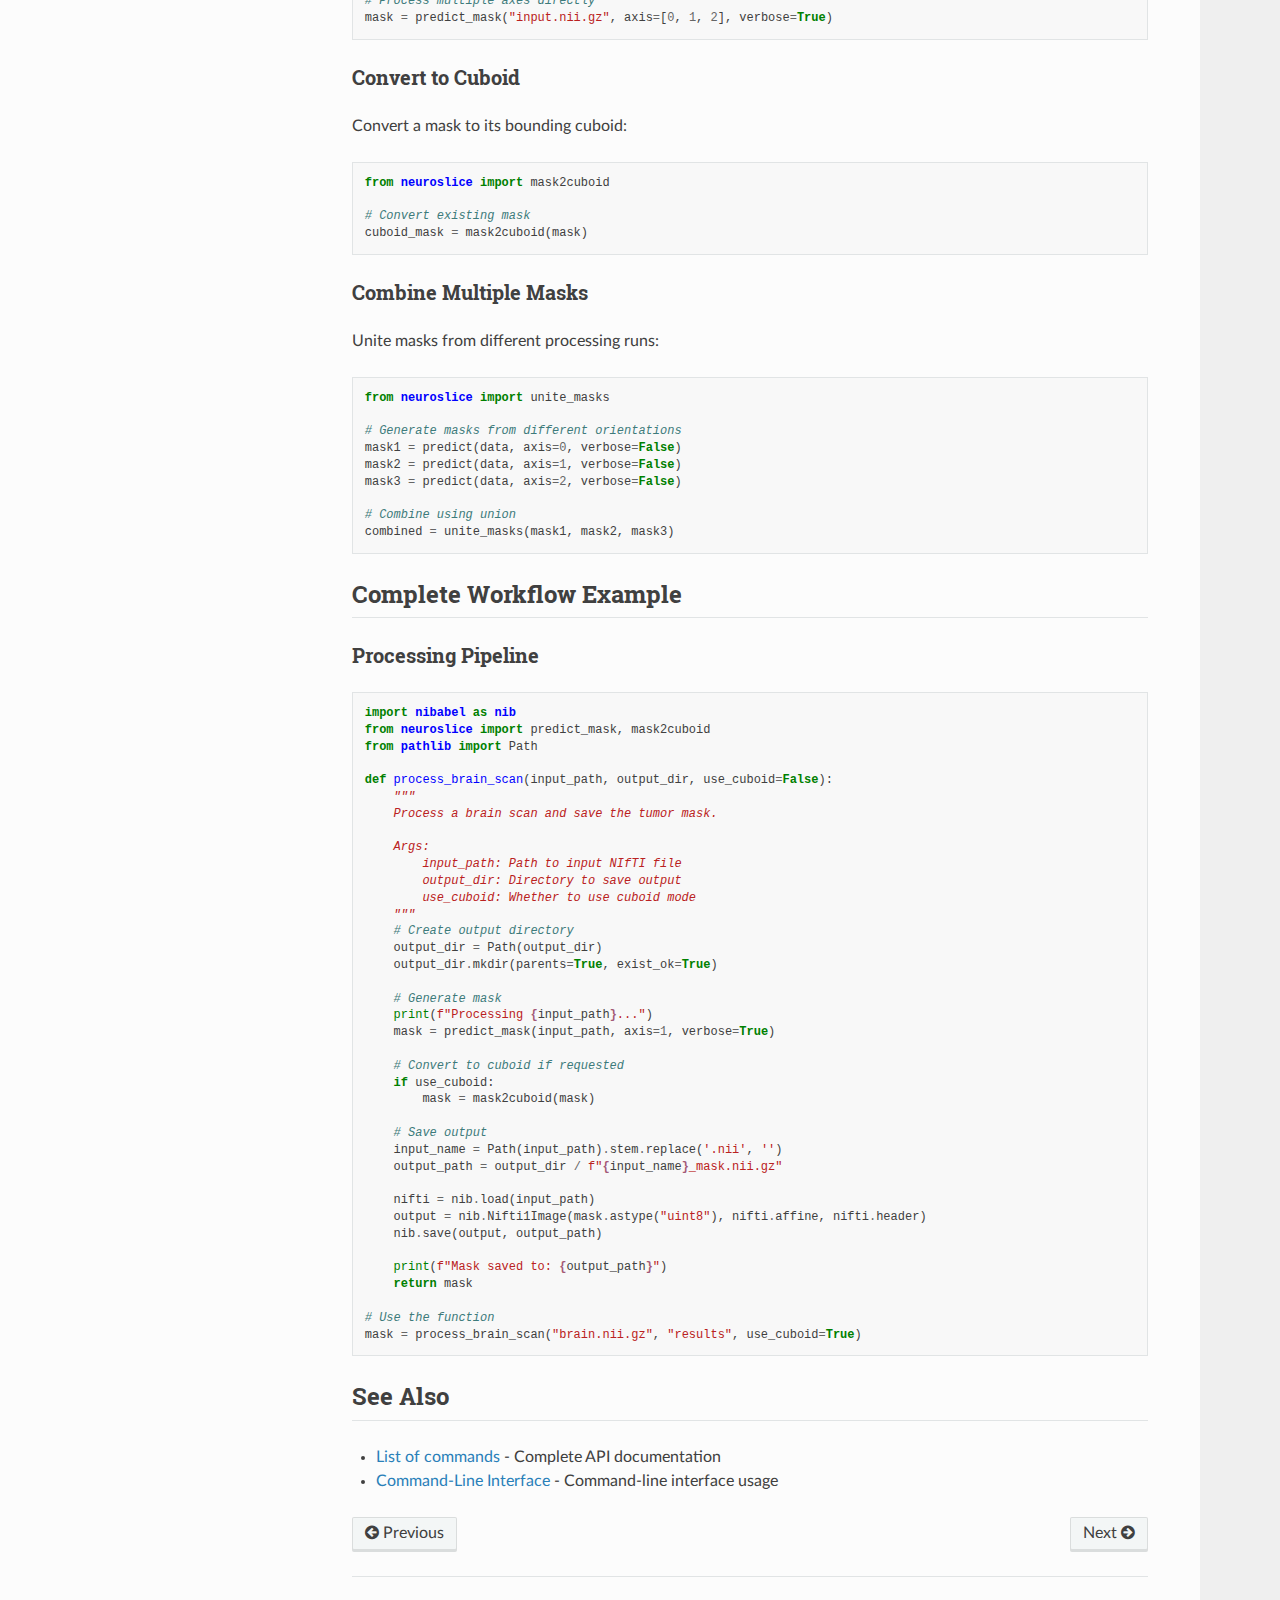
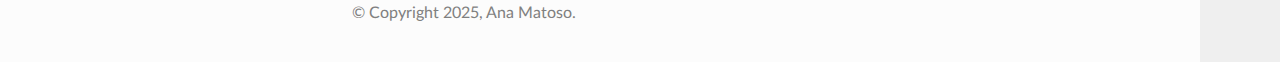
<file: usage_guide/python.html>
<!DOCTYPE html>
<html class="writer-html5" lang="en">
<head>
  <meta charset="utf-8" /><meta name="viewport" content="width=device-width, initial-scale=1" />

  <meta name="viewport" content="width=device-width, initial-scale=1.0" />
  <title>Python &mdash; NeuroSlice 1.0.1 documentation</title>
      <link rel="stylesheet" type="text/css" href="../_static/pygments.css?v=b86133f3" />
      <link rel="stylesheet" type="text/css" href="../_static/css/theme.css?v=e59714d7" />
      <link rel="stylesheet" type="text/css" href="../_static/copybutton.css?v=76b2166b" />
      <link rel="stylesheet" type="text/css" href="../_static/custom.css?v=eeabc84b" />

  
      <script src="../_static/jquery.js?v=5d32c60e"></script>
      <script src="../_static/_sphinx_javascript_frameworks_compat.js?v=2cd50e6c"></script>
      <script data-url_root="../" id="documentation_options" src="../_static/documentation_options.js?v=0b546569"></script>
      <script src="../_static/doctools.js?v=888ff710"></script>
      <script src="../_static/sphinx_highlight.js?v=4825356b"></script>
      <script src="../_static/clipboard.min.js?v=a7894cd8"></script>
      <script src="../_static/copybutton.js?v=f281be69"></script>
    <script src="../_static/js/theme.js"></script>
    <link rel="index" title="Index" href="../genindex.html" />
    <link rel="search" title="Search" href="../search.html" />
    <link rel="next" title="List of commands" href="../commands.html" />
    <link rel="prev" title="Command-Line Interface" href="cli.html" /> 
</head>

<body class="wy-body-for-nav"> 
  <div class="wy-grid-for-nav">
    <nav data-toggle="wy-nav-shift" class="wy-nav-side">
      <div class="wy-side-scroll">
        <div class="wy-side-nav-search" >

          
          
          <a href="../index.html" class="icon icon-home">
            NeuroSlice
          </a>
<div role="search">
  <form id="rtd-search-form" class="wy-form" action="../search.html" method="get">
    <input type="text" name="q" placeholder="Search docs" aria-label="Search docs" />
    <input type="hidden" name="check_keywords" value="yes" />
    <input type="hidden" name="area" value="default" />
  </form>
</div>
        </div><div class="wy-menu wy-menu-vertical" data-spy="affix" role="navigation" aria-label="Navigation menu">
              <p class="caption" role="heading"><span class="caption-text">Installation</span></p>
<ul>
<li class="toctree-l1"><a class="reference internal" href="../installation/installation_guide.html">How to install Neuroslice</a><ul>
<li class="toctree-l2"><a class="reference internal" href="../installation/installation_guide.html#using-pip">Using pip</a></li>
<li class="toctree-l2"><a class="reference internal" href="../installation/installation_guide.html#from-source">From Source</a></li>
</ul>
</li>
<li class="toctree-l1"><a class="reference internal" href="../installation/troubleshooting.html">Troubleshooting</a><ul>
<li class="toctree-l2"><a class="reference internal" href="../installation/troubleshooting.html#installation-errors">Installation Errors</a></li>
<li class="toctree-l2"><a class="reference internal" href="../installation/troubleshooting.html#model-download-issues">Model Download Issues</a></li>
<li class="toctree-l2"><a class="reference internal" href="../installation/troubleshooting.html#contact-and-support">Contact and Support</a></li>
</ul>
</li>
</ul>
<p class="caption" role="heading"><span class="caption-text">Usage Guide</span></p>
<ul class="current">
<li class="toctree-l1"><a class="reference internal" href="index.html">Getting Started</a><ul>
<li class="toctree-l2"><a class="reference internal" href="index.html#quick-examples">Quick Examples</a></li>
<li class="toctree-l2"><a class="reference internal" href="index.html#see-also">See also</a></li>
</ul>
</li>
<li class="toctree-l1"><a class="reference internal" href="cli.html">Command-Line Interface</a><ul>
<li class="toctree-l2"><a class="reference internal" href="cli.html#basic-syntax">Basic Syntax</a></li>
<li class="toctree-l2"><a class="reference internal" href="cli.html#simple-examples">Simple Examples</a></li>
</ul>
</li>
<li class="toctree-l1 current"><a class="current reference internal" href="#">Python</a><ul>
<li class="toctree-l2"><a class="reference internal" href="#core-functions">Core Functions</a></li>
<li class="toctree-l2"><a class="reference internal" href="#basic-usage">Basic Usage</a></li>
<li class="toctree-l2"><a class="reference internal" href="#advanced-usage">Advanced Usage</a></li>
<li class="toctree-l2"><a class="reference internal" href="#complete-workflow-example">Complete Workflow Example</a></li>
<li class="toctree-l2"><a class="reference internal" href="#see-also">See Also</a></li>
</ul>
</li>
</ul>
<p class="caption" role="heading"><span class="caption-text">Additional Information</span></p>
<ul>
<li class="toctree-l1"><a class="reference internal" href="../commands.html">List of commands</a><ul>
<li class="toctree-l2"><a class="reference internal" href="../commands.html#neuroslice.mask2cuboid"><code class="docutils literal notranslate"><span class="pre">mask2cuboid()</span></code></a></li>
<li class="toctree-l2"><a class="reference internal" href="../commands.html#neuroslice.predict"><code class="docutils literal notranslate"><span class="pre">predict()</span></code></a></li>
<li class="toctree-l2"><a class="reference internal" href="../commands.html#neuroslice.predict_mask"><code class="docutils literal notranslate"><span class="pre">predict_mask()</span></code></a></li>
<li class="toctree-l2"><a class="reference internal" href="../commands.html#neuroslice.predict_multi_axis"><code class="docutils literal notranslate"><span class="pre">predict_multi_axis()</span></code></a></li>
<li class="toctree-l2"><a class="reference internal" href="../commands.html#neuroslice.unite_masks"><code class="docutils literal notranslate"><span class="pre">unite_masks()</span></code></a></li>
</ul>
</li>
<li class="toctree-l1"><a class="reference internal" href="../contributing.html">Contributing</a><ul>
<li class="toctree-l2"><a class="reference internal" href="../contributing.html#how-to-contribute">How to Contribute</a></li>
<li class="toctree-l2"><a class="reference internal" href="../contributing.html#code-style-guidelines">Code Style Guidelines</a></li>
<li class="toctree-l2"><a class="reference internal" href="../contributing.html#reporting-issues-and-questions-support">Reporting Issues and Questions/Support</a></li>
</ul>
</li>
<li class="toctree-l1"><a class="reference internal" href="../citation.html">Citation</a><ul>
<li class="toctree-l2"><a class="reference internal" href="../citation.html#how-to-cite">How to Cite</a></li>
<li class="toctree-l2"><a class="reference internal" href="../citation.html#related-publications">Related Publications</a></li>
</ul>
</li>
</ul>

        </div>
      </div>
    </nav>

    <section data-toggle="wy-nav-shift" class="wy-nav-content-wrap"><nav class="wy-nav-top" aria-label="Mobile navigation menu" >
          <i data-toggle="wy-nav-top" class="fa fa-bars"></i>
          <a href="../index.html">NeuroSlice</a>
      </nav>

      <div class="wy-nav-content">
        <div class="rst-content">
          <div role="navigation" aria-label="Page navigation">
  <ul class="wy-breadcrumbs">
      <li><a href="../index.html" class="icon icon-home" aria-label="Home"></a></li>
      <li class="breadcrumb-item active">Python</li>
      <li class="wy-breadcrumbs-aside">
            <a href="../_sources/usage_guide/python.rst.txt" rel="nofollow"> View page source</a>
      </li>
  </ul>
  <hr/>
</div>
          <div role="main" class="document" itemscope="itemscope" itemtype="http://schema.org/Article">
           <div itemprop="articleBody">
             
  <section id="python">
<h1>Python<a class="headerlink" href="#python" title="Permalink to this heading"></a></h1>
<p>Neuroslice provides a Python API for integration into your scripts and processing pipelines.</p>
<section id="core-functions">
<h2>Core Functions<a class="headerlink" href="#core-functions" title="Permalink to this heading"></a></h2>
<p>The main functions available are:</p>
<ul class="simple">
<li><p><code class="docutils literal notranslate"><span class="pre">predict()</span></code> - Generate mask from array data</p></li>
<li><p><code class="docutils literal notranslate"><span class="pre">predict_mask()</span></code> - Generate mask from NIfTI file</p></li>
<li><p><code class="docutils literal notranslate"><span class="pre">predict_multi_axis()</span></code> - Process multiple orientations</p></li>
<li><p><code class="docutils literal notranslate"><span class="pre">mask2cuboid()</span></code> - Convert mask to bounding cuboid</p></li>
<li><p><code class="docutils literal notranslate"><span class="pre">unite_masks()</span></code> - Generate the union of multiple masks</p></li>
</ul>
</section>
<section id="basic-usage">
<h2>Basic Usage<a class="headerlink" href="#basic-usage" title="Permalink to this heading"></a></h2>
<section id="generate-mask-from-file">
<h3>Generate Mask from File<a class="headerlink" href="#generate-mask-from-file" title="Permalink to this heading"></a></h3>
<div class="highlight-python notranslate"><div class="highlight"><pre><span></span><span class="kn">from</span><span class="w"> </span><span class="nn">neuroslice</span><span class="w"> </span><span class="kn">import</span> <span class="n">predict_mask</span>
<span class="kn">import</span><span class="w"> </span><span class="nn">nibabel</span><span class="w"> </span><span class="k">as</span><span class="w"> </span><span class="nn">nib</span>

<span class="c1"># Generate mask</span>
<span class="n">mask</span> <span class="o">=</span> <span class="n">predict_mask</span><span class="p">(</span><span class="s2">&quot;input.nii.gz&quot;</span><span class="p">,</span> <span class="n">axis</span><span class="o">=</span><span class="mi">1</span><span class="p">,</span> <span class="n">verbose</span><span class="o">=</span><span class="kc">True</span><span class="p">)</span>

<span class="c1"># Save output</span>
<span class="n">nifti</span> <span class="o">=</span> <span class="n">nib</span><span class="o">.</span><span class="n">load</span><span class="p">(</span><span class="s2">&quot;input.nii.gz&quot;</span><span class="p">)</span>
<span class="n">output</span> <span class="o">=</span> <span class="n">nib</span><span class="o">.</span><span class="n">Nifti1Image</span><span class="p">(</span><span class="n">mask</span><span class="o">.</span><span class="n">astype</span><span class="p">(</span><span class="s2">&quot;uint8&quot;</span><span class="p">),</span> <span class="n">nifti</span><span class="o">.</span><span class="n">affine</span><span class="p">,</span> <span class="n">nifti</span><span class="o">.</span><span class="n">header</span><span class="p">)</span>
<span class="n">nib</span><span class="o">.</span><span class="n">save</span><span class="p">(</span><span class="n">output</span><span class="p">,</span> <span class="s2">&quot;output_mask.nii.gz&quot;</span><span class="p">)</span>
</pre></div>
</div>
</section>
<section id="process-from-array">
<h3>Process from Array<a class="headerlink" href="#process-from-array" title="Permalink to this heading"></a></h3>
<div class="highlight-python notranslate"><div class="highlight"><pre><span></span><span class="kn">from</span><span class="w"> </span><span class="nn">neuroslice</span><span class="w"> </span><span class="kn">import</span> <span class="n">predict</span>
<span class="kn">import</span><span class="w"> </span><span class="nn">nibabel</span><span class="w"> </span><span class="k">as</span><span class="w"> </span><span class="nn">nib</span>

<span class="c1"># Load data</span>
<span class="n">nifti</span> <span class="o">=</span> <span class="n">nib</span><span class="o">.</span><span class="n">load</span><span class="p">(</span><span class="s2">&quot;input.nii.gz&quot;</span><span class="p">)</span>
<span class="n">data</span> <span class="o">=</span> <span class="n">nifti</span><span class="o">.</span><span class="n">get_fdata</span><span class="p">()</span>

<span class="c1"># Generate mask</span>
<span class="n">mask</span> <span class="o">=</span> <span class="n">predict</span><span class="p">(</span><span class="n">data</span><span class="p">,</span> <span class="n">axis</span><span class="o">=</span><span class="mi">1</span><span class="p">,</span> <span class="n">verbose</span><span class="o">=</span><span class="kc">True</span><span class="p">)</span>
</pre></div>
</div>
</section>
</section>
<section id="advanced-usage">
<h2>Advanced Usage<a class="headerlink" href="#advanced-usage" title="Permalink to this heading"></a></h2>
<section id="multiple-orientations">
<h3>Multiple Orientations<a class="headerlink" href="#multiple-orientations" title="Permalink to this heading"></a></h3>
<p>Process along multiple axes and combine results:</p>
<div class="highlight-python notranslate"><div class="highlight"><pre><span></span><span class="kn">from</span><span class="w"> </span><span class="nn">neuroslice</span><span class="w"> </span><span class="kn">import</span> <span class="n">predict_multi_axis</span>
<span class="kn">import</span><span class="w"> </span><span class="nn">nibabel</span><span class="w"> </span><span class="k">as</span><span class="w"> </span><span class="nn">nib</span>

<span class="c1"># Load data</span>
<span class="n">nifti</span> <span class="o">=</span> <span class="n">nib</span><span class="o">.</span><span class="n">load</span><span class="p">(</span><span class="s2">&quot;input.nii.gz&quot;</span><span class="p">)</span>
<span class="n">data</span> <span class="o">=</span> <span class="n">nifti</span><span class="o">.</span><span class="n">get_fdata</span><span class="p">()</span>

<span class="c1"># Process multiple axes</span>
<span class="n">mask</span> <span class="o">=</span> <span class="n">predict_multi_axis</span><span class="p">(</span><span class="n">data</span><span class="p">,</span> <span class="n">axis</span><span class="o">=</span><span class="p">[</span><span class="mi">0</span><span class="p">,</span> <span class="mi">1</span><span class="p">,</span> <span class="mi">2</span><span class="p">],</span> <span class="n">verbose</span><span class="o">=</span><span class="kc">True</span><span class="p">)</span>

<span class="c1"># Save result</span>
<span class="n">output</span> <span class="o">=</span> <span class="n">nib</span><span class="o">.</span><span class="n">Nifti1Image</span><span class="p">(</span><span class="n">mask</span><span class="o">.</span><span class="n">astype</span><span class="p">(</span><span class="s2">&quot;uint8&quot;</span><span class="p">),</span> <span class="n">nifti</span><span class="o">.</span><span class="n">affine</span><span class="p">,</span> <span class="n">nifti</span><span class="o">.</span><span class="n">header</span><span class="p">)</span>
<span class="n">nib</span><span class="o">.</span><span class="n">save</span><span class="p">(</span><span class="n">output</span><span class="p">,</span> <span class="s2">&quot;combined_mask.nii.gz&quot;</span><span class="p">)</span>
</pre></div>
</div>
<p>Or using predict_mask:</p>
<div class="highlight-python notranslate"><div class="highlight"><pre><span></span><span class="kn">from</span><span class="w"> </span><span class="nn">neuroslice</span><span class="w"> </span><span class="kn">import</span> <span class="n">predict_mask</span>

<span class="c1"># Process multiple axes directly</span>
<span class="n">mask</span> <span class="o">=</span> <span class="n">predict_mask</span><span class="p">(</span><span class="s2">&quot;input.nii.gz&quot;</span><span class="p">,</span> <span class="n">axis</span><span class="o">=</span><span class="p">[</span><span class="mi">0</span><span class="p">,</span> <span class="mi">1</span><span class="p">,</span> <span class="mi">2</span><span class="p">],</span> <span class="n">verbose</span><span class="o">=</span><span class="kc">True</span><span class="p">)</span>
</pre></div>
</div>
</section>
<section id="convert-to-cuboid">
<h3>Convert to Cuboid<a class="headerlink" href="#convert-to-cuboid" title="Permalink to this heading"></a></h3>
<p>Convert a mask to its bounding cuboid:</p>
<div class="highlight-python notranslate"><div class="highlight"><pre><span></span><span class="kn">from</span><span class="w"> </span><span class="nn">neuroslice</span><span class="w"> </span><span class="kn">import</span> <span class="n">mask2cuboid</span>

<span class="c1"># Convert existing mask</span>
<span class="n">cuboid_mask</span> <span class="o">=</span> <span class="n">mask2cuboid</span><span class="p">(</span><span class="n">mask</span><span class="p">)</span>
</pre></div>
</div>
</section>
<section id="combine-multiple-masks">
<h3>Combine Multiple Masks<a class="headerlink" href="#combine-multiple-masks" title="Permalink to this heading"></a></h3>
<p>Unite masks from different processing runs:</p>
<div class="highlight-python notranslate"><div class="highlight"><pre><span></span><span class="kn">from</span><span class="w"> </span><span class="nn">neuroslice</span><span class="w"> </span><span class="kn">import</span> <span class="n">unite_masks</span>

<span class="c1"># Generate masks from different orientations</span>
<span class="n">mask1</span> <span class="o">=</span> <span class="n">predict</span><span class="p">(</span><span class="n">data</span><span class="p">,</span> <span class="n">axis</span><span class="o">=</span><span class="mi">0</span><span class="p">,</span> <span class="n">verbose</span><span class="o">=</span><span class="kc">False</span><span class="p">)</span>
<span class="n">mask2</span> <span class="o">=</span> <span class="n">predict</span><span class="p">(</span><span class="n">data</span><span class="p">,</span> <span class="n">axis</span><span class="o">=</span><span class="mi">1</span><span class="p">,</span> <span class="n">verbose</span><span class="o">=</span><span class="kc">False</span><span class="p">)</span>
<span class="n">mask3</span> <span class="o">=</span> <span class="n">predict</span><span class="p">(</span><span class="n">data</span><span class="p">,</span> <span class="n">axis</span><span class="o">=</span><span class="mi">2</span><span class="p">,</span> <span class="n">verbose</span><span class="o">=</span><span class="kc">False</span><span class="p">)</span>

<span class="c1"># Combine using union</span>
<span class="n">combined</span> <span class="o">=</span> <span class="n">unite_masks</span><span class="p">(</span><span class="n">mask1</span><span class="p">,</span> <span class="n">mask2</span><span class="p">,</span> <span class="n">mask3</span><span class="p">)</span>
</pre></div>
</div>
</section>
</section>
<section id="complete-workflow-example">
<h2>Complete Workflow Example<a class="headerlink" href="#complete-workflow-example" title="Permalink to this heading"></a></h2>
<section id="processing-pipeline">
<h3>Processing Pipeline<a class="headerlink" href="#processing-pipeline" title="Permalink to this heading"></a></h3>
<div class="highlight-python notranslate"><div class="highlight"><pre><span></span><span class="kn">import</span><span class="w"> </span><span class="nn">nibabel</span><span class="w"> </span><span class="k">as</span><span class="w"> </span><span class="nn">nib</span>
<span class="kn">from</span><span class="w"> </span><span class="nn">neuroslice</span><span class="w"> </span><span class="kn">import</span> <span class="n">predict_mask</span><span class="p">,</span> <span class="n">mask2cuboid</span>
<span class="kn">from</span><span class="w"> </span><span class="nn">pathlib</span><span class="w"> </span><span class="kn">import</span> <span class="n">Path</span>

<span class="k">def</span><span class="w"> </span><span class="nf">process_brain_scan</span><span class="p">(</span><span class="n">input_path</span><span class="p">,</span> <span class="n">output_dir</span><span class="p">,</span> <span class="n">use_cuboid</span><span class="o">=</span><span class="kc">False</span><span class="p">):</span>
<span class="w">    </span><span class="sd">&quot;&quot;&quot;</span>
<span class="sd">    Process a brain scan and save the tumor mask.</span>

<span class="sd">    Args:</span>
<span class="sd">        input_path: Path to input NIfTI file</span>
<span class="sd">        output_dir: Directory to save output</span>
<span class="sd">        use_cuboid: Whether to use cuboid mode</span>
<span class="sd">    &quot;&quot;&quot;</span>
    <span class="c1"># Create output directory</span>
    <span class="n">output_dir</span> <span class="o">=</span> <span class="n">Path</span><span class="p">(</span><span class="n">output_dir</span><span class="p">)</span>
    <span class="n">output_dir</span><span class="o">.</span><span class="n">mkdir</span><span class="p">(</span><span class="n">parents</span><span class="o">=</span><span class="kc">True</span><span class="p">,</span> <span class="n">exist_ok</span><span class="o">=</span><span class="kc">True</span><span class="p">)</span>

    <span class="c1"># Generate mask</span>
    <span class="nb">print</span><span class="p">(</span><span class="sa">f</span><span class="s2">&quot;Processing </span><span class="si">{</span><span class="n">input_path</span><span class="si">}</span><span class="s2">...&quot;</span><span class="p">)</span>
    <span class="n">mask</span> <span class="o">=</span> <span class="n">predict_mask</span><span class="p">(</span><span class="n">input_path</span><span class="p">,</span> <span class="n">axis</span><span class="o">=</span><span class="mi">1</span><span class="p">,</span> <span class="n">verbose</span><span class="o">=</span><span class="kc">True</span><span class="p">)</span>

    <span class="c1"># Convert to cuboid if requested</span>
    <span class="k">if</span> <span class="n">use_cuboid</span><span class="p">:</span>
        <span class="n">mask</span> <span class="o">=</span> <span class="n">mask2cuboid</span><span class="p">(</span><span class="n">mask</span><span class="p">)</span>

    <span class="c1"># Save output</span>
    <span class="n">input_name</span> <span class="o">=</span> <span class="n">Path</span><span class="p">(</span><span class="n">input_path</span><span class="p">)</span><span class="o">.</span><span class="n">stem</span><span class="o">.</span><span class="n">replace</span><span class="p">(</span><span class="s1">&#39;.nii&#39;</span><span class="p">,</span> <span class="s1">&#39;&#39;</span><span class="p">)</span>
    <span class="n">output_path</span> <span class="o">=</span> <span class="n">output_dir</span> <span class="o">/</span> <span class="sa">f</span><span class="s2">&quot;</span><span class="si">{</span><span class="n">input_name</span><span class="si">}</span><span class="s2">_mask.nii.gz&quot;</span>

    <span class="n">nifti</span> <span class="o">=</span> <span class="n">nib</span><span class="o">.</span><span class="n">load</span><span class="p">(</span><span class="n">input_path</span><span class="p">)</span>
    <span class="n">output</span> <span class="o">=</span> <span class="n">nib</span><span class="o">.</span><span class="n">Nifti1Image</span><span class="p">(</span><span class="n">mask</span><span class="o">.</span><span class="n">astype</span><span class="p">(</span><span class="s2">&quot;uint8&quot;</span><span class="p">),</span> <span class="n">nifti</span><span class="o">.</span><span class="n">affine</span><span class="p">,</span> <span class="n">nifti</span><span class="o">.</span><span class="n">header</span><span class="p">)</span>
    <span class="n">nib</span><span class="o">.</span><span class="n">save</span><span class="p">(</span><span class="n">output</span><span class="p">,</span> <span class="n">output_path</span><span class="p">)</span>

    <span class="nb">print</span><span class="p">(</span><span class="sa">f</span><span class="s2">&quot;Mask saved to: </span><span class="si">{</span><span class="n">output_path</span><span class="si">}</span><span class="s2">&quot;</span><span class="p">)</span>
    <span class="k">return</span> <span class="n">mask</span>

<span class="c1"># Use the function</span>
<span class="n">mask</span> <span class="o">=</span> <span class="n">process_brain_scan</span><span class="p">(</span><span class="s2">&quot;brain.nii.gz&quot;</span><span class="p">,</span> <span class="s2">&quot;results&quot;</span><span class="p">,</span> <span class="n">use_cuboid</span><span class="o">=</span><span class="kc">True</span><span class="p">)</span>
</pre></div>
</div>
</section>
</section>
<section id="see-also">
<h2>See Also<a class="headerlink" href="#see-also" title="Permalink to this heading"></a></h2>
<ul class="simple">
<li><p><a class="reference internal" href="../commands.html"><span class="doc">List of commands</span></a> - Complete API documentation</p></li>
<li><p><a class="reference internal" href="cli.html"><span class="doc">Command-Line Interface</span></a> - Command-line interface usage</p></li>
</ul>
</section>
</section>


           </div>
          </div>
          <footer><div class="rst-footer-buttons" role="navigation" aria-label="Footer">
        <a href="cli.html" class="btn btn-neutral float-left" title="Command-Line Interface" accesskey="p" rel="prev"><span class="fa fa-arrow-circle-left" aria-hidden="true"></span> Previous</a>
        <a href="../commands.html" class="btn btn-neutral float-right" title="List of commands" accesskey="n" rel="next">Next <span class="fa fa-arrow-circle-right" aria-hidden="true"></span></a>
    </div>

  <hr/>

  <div role="contentinfo">
    <p>&#169; Copyright 2025, Ana Matoso.</p>
  </div>

   

</footer>
        </div>
      </div>
    </section>
  </div>
  <script>
      jQuery(function () {
          SphinxRtdTheme.Navigation.enable(true);
      });
  </script> 

</body>
</html>
</file>
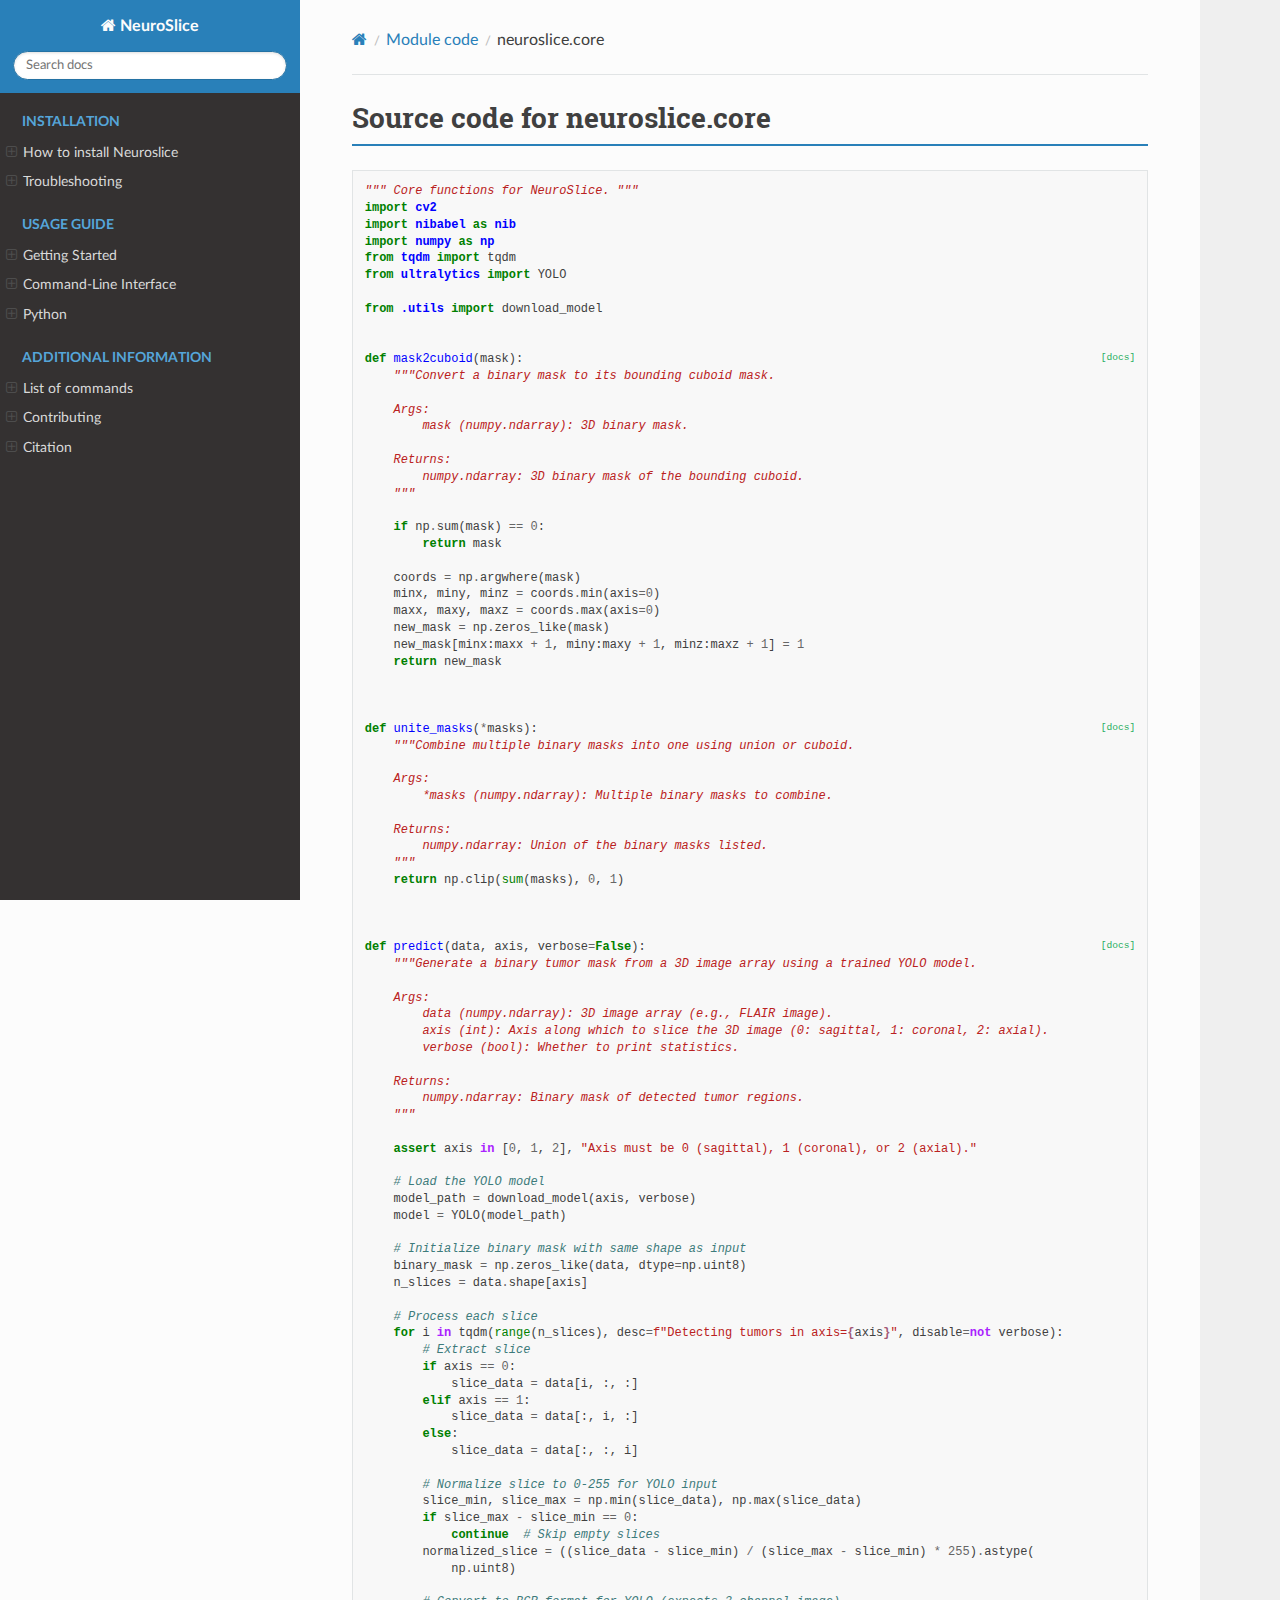
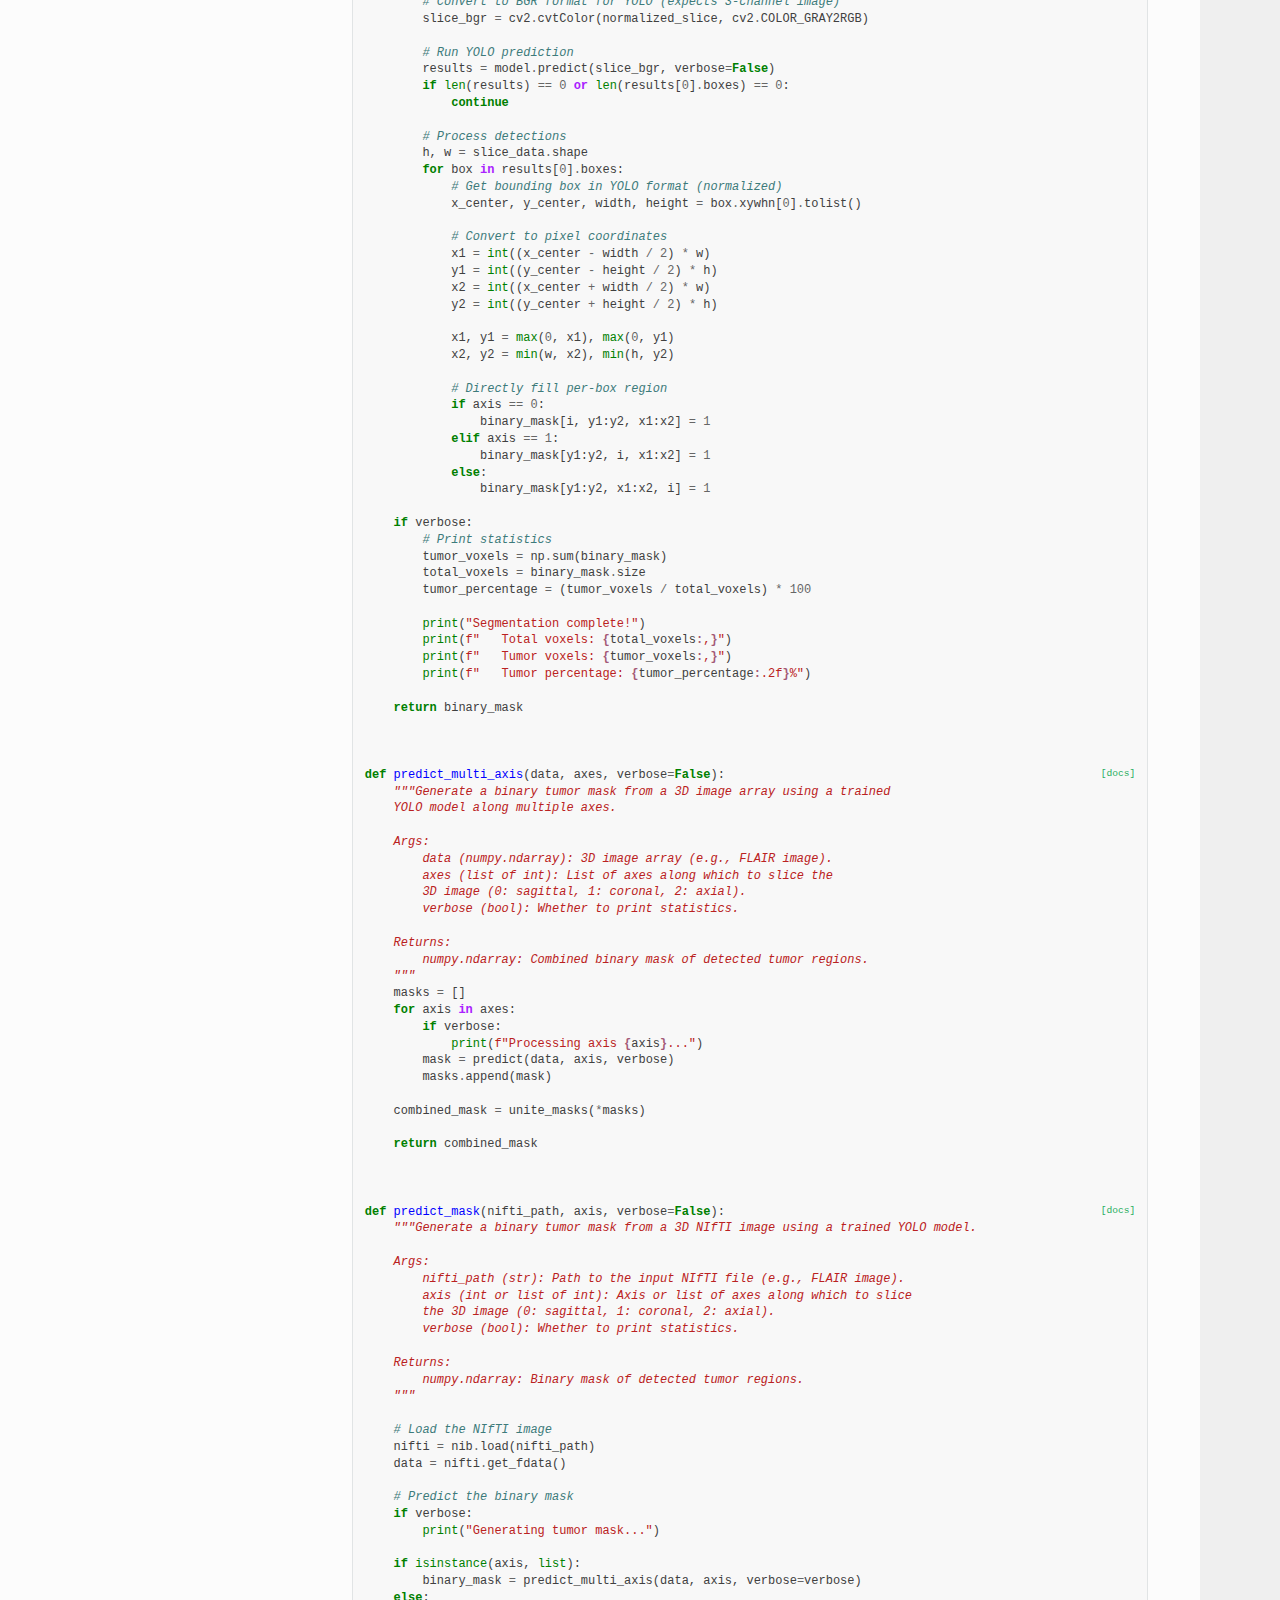
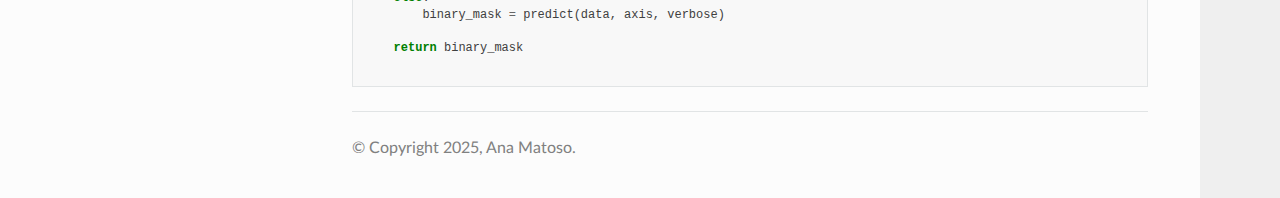
<file: _modules/neuroslice/core.html>
<!DOCTYPE html>
<html class="writer-html5" lang="en">
<head>
  <meta charset="utf-8" />
  <meta name="viewport" content="width=device-width, initial-scale=1.0" />
  <title>neuroslice.core &mdash; NeuroSlice 1.0.1 documentation</title>
      <link rel="stylesheet" type="text/css" href="../../_static/pygments.css?v=b86133f3" />
      <link rel="stylesheet" type="text/css" href="../../_static/css/theme.css?v=e59714d7" />
      <link rel="stylesheet" type="text/css" href="../../_static/copybutton.css?v=76b2166b" />
      <link rel="stylesheet" type="text/css" href="../../_static/custom.css?v=eeabc84b" />

  
      <script src="../../_static/jquery.js?v=5d32c60e"></script>
      <script src="../../_static/_sphinx_javascript_frameworks_compat.js?v=2cd50e6c"></script>
      <script data-url_root="../../" id="documentation_options" src="../../_static/documentation_options.js?v=0b546569"></script>
      <script src="../../_static/doctools.js?v=888ff710"></script>
      <script src="../../_static/sphinx_highlight.js?v=4825356b"></script>
      <script src="../../_static/clipboard.min.js?v=a7894cd8"></script>
      <script src="../../_static/copybutton.js?v=f281be69"></script>
    <script src="../../_static/js/theme.js"></script>
    <link rel="index" title="Index" href="../../genindex.html" />
    <link rel="search" title="Search" href="../../search.html" /> 
</head>

<body class="wy-body-for-nav"> 
  <div class="wy-grid-for-nav">
    <nav data-toggle="wy-nav-shift" class="wy-nav-side">
      <div class="wy-side-scroll">
        <div class="wy-side-nav-search" >

          
          
          <a href="../../index.html" class="icon icon-home">
            NeuroSlice
          </a>
<div role="search">
  <form id="rtd-search-form" class="wy-form" action="../../search.html" method="get">
    <input type="text" name="q" placeholder="Search docs" aria-label="Search docs" />
    <input type="hidden" name="check_keywords" value="yes" />
    <input type="hidden" name="area" value="default" />
  </form>
</div>
        </div><div class="wy-menu wy-menu-vertical" data-spy="affix" role="navigation" aria-label="Navigation menu">
              <p class="caption" role="heading"><span class="caption-text">Installation</span></p>
<ul>
<li class="toctree-l1"><a class="reference internal" href="../../installation/installation_guide.html">How to install Neuroslice</a><ul>
<li class="toctree-l2"><a class="reference internal" href="../../installation/installation_guide.html#using-pip">Using pip</a></li>
<li class="toctree-l2"><a class="reference internal" href="../../installation/installation_guide.html#from-source">From Source</a></li>
</ul>
</li>
<li class="toctree-l1"><a class="reference internal" href="../../installation/troubleshooting.html">Troubleshooting</a><ul>
<li class="toctree-l2"><a class="reference internal" href="../../installation/troubleshooting.html#installation-errors">Installation Errors</a></li>
<li class="toctree-l2"><a class="reference internal" href="../../installation/troubleshooting.html#model-download-issues">Model Download Issues</a></li>
<li class="toctree-l2"><a class="reference internal" href="../../installation/troubleshooting.html#contact-and-support">Contact and Support</a></li>
</ul>
</li>
</ul>
<p class="caption" role="heading"><span class="caption-text">Usage Guide</span></p>
<ul>
<li class="toctree-l1"><a class="reference internal" href="../../usage_guide/index.html">Getting Started</a><ul>
<li class="toctree-l2"><a class="reference internal" href="../../usage_guide/index.html#quick-examples">Quick Examples</a></li>
<li class="toctree-l2"><a class="reference internal" href="../../usage_guide/index.html#see-also">See also</a></li>
</ul>
</li>
<li class="toctree-l1"><a class="reference internal" href="../../usage_guide/cli.html">Command-Line Interface</a><ul>
<li class="toctree-l2"><a class="reference internal" href="../../usage_guide/cli.html#basic-syntax">Basic Syntax</a></li>
<li class="toctree-l2"><a class="reference internal" href="../../usage_guide/cli.html#simple-examples">Simple Examples</a></li>
</ul>
</li>
<li class="toctree-l1"><a class="reference internal" href="../../usage_guide/python.html">Python</a><ul>
<li class="toctree-l2"><a class="reference internal" href="../../usage_guide/python.html#core-functions">Core Functions</a></li>
<li class="toctree-l2"><a class="reference internal" href="../../usage_guide/python.html#basic-usage">Basic Usage</a></li>
<li class="toctree-l2"><a class="reference internal" href="../../usage_guide/python.html#advanced-usage">Advanced Usage</a></li>
<li class="toctree-l2"><a class="reference internal" href="../../usage_guide/python.html#complete-workflow-example">Complete Workflow Example</a></li>
<li class="toctree-l2"><a class="reference internal" href="../../usage_guide/python.html#see-also">See Also</a></li>
</ul>
</li>
</ul>
<p class="caption" role="heading"><span class="caption-text">Additional Information</span></p>
<ul>
<li class="toctree-l1"><a class="reference internal" href="../../commands.html">List of commands</a><ul>
<li class="toctree-l2"><a class="reference internal" href="../../commands.html#neuroslice.mask2cuboid"><code class="docutils literal notranslate"><span class="pre">mask2cuboid()</span></code></a></li>
<li class="toctree-l2"><a class="reference internal" href="../../commands.html#neuroslice.predict"><code class="docutils literal notranslate"><span class="pre">predict()</span></code></a></li>
<li class="toctree-l2"><a class="reference internal" href="../../commands.html#neuroslice.predict_mask"><code class="docutils literal notranslate"><span class="pre">predict_mask()</span></code></a></li>
<li class="toctree-l2"><a class="reference internal" href="../../commands.html#neuroslice.predict_multi_axis"><code class="docutils literal notranslate"><span class="pre">predict_multi_axis()</span></code></a></li>
<li class="toctree-l2"><a class="reference internal" href="../../commands.html#neuroslice.unite_masks"><code class="docutils literal notranslate"><span class="pre">unite_masks()</span></code></a></li>
</ul>
</li>
<li class="toctree-l1"><a class="reference internal" href="../../contributing.html">Contributing</a><ul>
<li class="toctree-l2"><a class="reference internal" href="../../contributing.html#how-to-contribute">How to Contribute</a></li>
<li class="toctree-l2"><a class="reference internal" href="../../contributing.html#code-style-guidelines">Code Style Guidelines</a></li>
<li class="toctree-l2"><a class="reference internal" href="../../contributing.html#reporting-issues-and-questions-support">Reporting Issues and Questions/Support</a></li>
</ul>
</li>
<li class="toctree-l1"><a class="reference internal" href="../../citation.html">Citation</a><ul>
<li class="toctree-l2"><a class="reference internal" href="../../citation.html#how-to-cite">How to Cite</a></li>
<li class="toctree-l2"><a class="reference internal" href="../../citation.html#related-publications">Related Publications</a></li>
</ul>
</li>
</ul>

        </div>
      </div>
    </nav>

    <section data-toggle="wy-nav-shift" class="wy-nav-content-wrap"><nav class="wy-nav-top" aria-label="Mobile navigation menu" >
          <i data-toggle="wy-nav-top" class="fa fa-bars"></i>
          <a href="../../index.html">NeuroSlice</a>
      </nav>

      <div class="wy-nav-content">
        <div class="rst-content">
          <div role="navigation" aria-label="Page navigation">
  <ul class="wy-breadcrumbs">
      <li><a href="../../index.html" class="icon icon-home" aria-label="Home"></a></li>
          <li class="breadcrumb-item"><a href="../index.html">Module code</a></li>
      <li class="breadcrumb-item active">neuroslice.core</li>
      <li class="wy-breadcrumbs-aside">
      </li>
  </ul>
  <hr/>
</div>
          <div role="main" class="document" itemscope="itemscope" itemtype="http://schema.org/Article">
           <div itemprop="articleBody">
             
  <h1>Source code for neuroslice.core</h1><div class="highlight"><pre>
<span></span><span class="sd">&quot;&quot;&quot; Core functions for NeuroSlice. &quot;&quot;&quot;</span>
<span class="kn">import</span><span class="w"> </span><span class="nn">cv2</span>
<span class="kn">import</span><span class="w"> </span><span class="nn">nibabel</span><span class="w"> </span><span class="k">as</span><span class="w"> </span><span class="nn">nib</span>
<span class="kn">import</span><span class="w"> </span><span class="nn">numpy</span><span class="w"> </span><span class="k">as</span><span class="w"> </span><span class="nn">np</span>
<span class="kn">from</span><span class="w"> </span><span class="nn">tqdm</span><span class="w"> </span><span class="kn">import</span> <span class="n">tqdm</span>
<span class="kn">from</span><span class="w"> </span><span class="nn">ultralytics</span><span class="w"> </span><span class="kn">import</span> <span class="n">YOLO</span>

<span class="kn">from</span><span class="w"> </span><span class="nn">.utils</span><span class="w"> </span><span class="kn">import</span> <span class="n">download_model</span>


<div class="viewcode-block" id="mask2cuboid"><a class="viewcode-back" href="../../commands.html#neuroslice.mask2cuboid">[docs]</a><span class="k">def</span><span class="w"> </span><span class="nf">mask2cuboid</span><span class="p">(</span><span class="n">mask</span><span class="p">):</span>
<span class="w">    </span><span class="sd">&quot;&quot;&quot;Convert a binary mask to its bounding cuboid mask.</span>

<span class="sd">    Args:</span>
<span class="sd">        mask (numpy.ndarray): 3D binary mask.</span>

<span class="sd">    Returns:</span>
<span class="sd">        numpy.ndarray: 3D binary mask of the bounding cuboid.</span>
<span class="sd">    &quot;&quot;&quot;</span>

    <span class="k">if</span> <span class="n">np</span><span class="o">.</span><span class="n">sum</span><span class="p">(</span><span class="n">mask</span><span class="p">)</span> <span class="o">==</span> <span class="mi">0</span><span class="p">:</span>
        <span class="k">return</span> <span class="n">mask</span>

    <span class="n">coords</span> <span class="o">=</span> <span class="n">np</span><span class="o">.</span><span class="n">argwhere</span><span class="p">(</span><span class="n">mask</span><span class="p">)</span>
    <span class="n">minx</span><span class="p">,</span> <span class="n">miny</span><span class="p">,</span> <span class="n">minz</span> <span class="o">=</span> <span class="n">coords</span><span class="o">.</span><span class="n">min</span><span class="p">(</span><span class="n">axis</span><span class="o">=</span><span class="mi">0</span><span class="p">)</span>
    <span class="n">maxx</span><span class="p">,</span> <span class="n">maxy</span><span class="p">,</span> <span class="n">maxz</span> <span class="o">=</span> <span class="n">coords</span><span class="o">.</span><span class="n">max</span><span class="p">(</span><span class="n">axis</span><span class="o">=</span><span class="mi">0</span><span class="p">)</span>
    <span class="n">new_mask</span> <span class="o">=</span> <span class="n">np</span><span class="o">.</span><span class="n">zeros_like</span><span class="p">(</span><span class="n">mask</span><span class="p">)</span>
    <span class="n">new_mask</span><span class="p">[</span><span class="n">minx</span><span class="p">:</span><span class="n">maxx</span> <span class="o">+</span> <span class="mi">1</span><span class="p">,</span> <span class="n">miny</span><span class="p">:</span><span class="n">maxy</span> <span class="o">+</span> <span class="mi">1</span><span class="p">,</span> <span class="n">minz</span><span class="p">:</span><span class="n">maxz</span> <span class="o">+</span> <span class="mi">1</span><span class="p">]</span> <span class="o">=</span> <span class="mi">1</span>
    <span class="k">return</span> <span class="n">new_mask</span></div>


<div class="viewcode-block" id="unite_masks"><a class="viewcode-back" href="../../commands.html#neuroslice.unite_masks">[docs]</a><span class="k">def</span><span class="w"> </span><span class="nf">unite_masks</span><span class="p">(</span><span class="o">*</span><span class="n">masks</span><span class="p">):</span>
<span class="w">    </span><span class="sd">&quot;&quot;&quot;Combine multiple binary masks into one using union or cuboid.</span>

<span class="sd">    Args:</span>
<span class="sd">        *masks (numpy.ndarray): Multiple binary masks to combine.</span>

<span class="sd">    Returns:</span>
<span class="sd">        numpy.ndarray: Union of the binary masks listed.</span>
<span class="sd">    &quot;&quot;&quot;</span>
    <span class="k">return</span> <span class="n">np</span><span class="o">.</span><span class="n">clip</span><span class="p">(</span><span class="nb">sum</span><span class="p">(</span><span class="n">masks</span><span class="p">),</span> <span class="mi">0</span><span class="p">,</span> <span class="mi">1</span><span class="p">)</span></div>


<div class="viewcode-block" id="predict"><a class="viewcode-back" href="../../commands.html#neuroslice.predict">[docs]</a><span class="k">def</span><span class="w"> </span><span class="nf">predict</span><span class="p">(</span><span class="n">data</span><span class="p">,</span> <span class="n">axis</span><span class="p">,</span> <span class="n">verbose</span><span class="o">=</span><span class="kc">False</span><span class="p">):</span>
<span class="w">    </span><span class="sd">&quot;&quot;&quot;Generate a binary tumor mask from a 3D image array using a trained YOLO model.</span>

<span class="sd">    Args:</span>
<span class="sd">        data (numpy.ndarray): 3D image array (e.g., FLAIR image).</span>
<span class="sd">        axis (int): Axis along which to slice the 3D image (0: sagittal, 1: coronal, 2: axial).</span>
<span class="sd">        verbose (bool): Whether to print statistics.</span>

<span class="sd">    Returns:</span>
<span class="sd">        numpy.ndarray: Binary mask of detected tumor regions.</span>
<span class="sd">    &quot;&quot;&quot;</span>

    <span class="k">assert</span> <span class="n">axis</span> <span class="ow">in</span> <span class="p">[</span><span class="mi">0</span><span class="p">,</span> <span class="mi">1</span><span class="p">,</span> <span class="mi">2</span><span class="p">],</span> <span class="s2">&quot;Axis must be 0 (sagittal), 1 (coronal), or 2 (axial).&quot;</span>

    <span class="c1"># Load the YOLO model</span>
    <span class="n">model_path</span> <span class="o">=</span> <span class="n">download_model</span><span class="p">(</span><span class="n">axis</span><span class="p">,</span> <span class="n">verbose</span><span class="p">)</span>
    <span class="n">model</span> <span class="o">=</span> <span class="n">YOLO</span><span class="p">(</span><span class="n">model_path</span><span class="p">)</span>

    <span class="c1"># Initialize binary mask with same shape as input</span>
    <span class="n">binary_mask</span> <span class="o">=</span> <span class="n">np</span><span class="o">.</span><span class="n">zeros_like</span><span class="p">(</span><span class="n">data</span><span class="p">,</span> <span class="n">dtype</span><span class="o">=</span><span class="n">np</span><span class="o">.</span><span class="n">uint8</span><span class="p">)</span>
    <span class="n">n_slices</span> <span class="o">=</span> <span class="n">data</span><span class="o">.</span><span class="n">shape</span><span class="p">[</span><span class="n">axis</span><span class="p">]</span>

    <span class="c1"># Process each slice</span>
    <span class="k">for</span> <span class="n">i</span> <span class="ow">in</span> <span class="n">tqdm</span><span class="p">(</span><span class="nb">range</span><span class="p">(</span><span class="n">n_slices</span><span class="p">),</span> <span class="n">desc</span><span class="o">=</span><span class="sa">f</span><span class="s2">&quot;Detecting tumors in axis=</span><span class="si">{</span><span class="n">axis</span><span class="si">}</span><span class="s2">&quot;</span><span class="p">,</span> <span class="n">disable</span><span class="o">=</span><span class="ow">not</span> <span class="n">verbose</span><span class="p">):</span>
        <span class="c1"># Extract slice</span>
        <span class="k">if</span> <span class="n">axis</span> <span class="o">==</span> <span class="mi">0</span><span class="p">:</span>
            <span class="n">slice_data</span> <span class="o">=</span> <span class="n">data</span><span class="p">[</span><span class="n">i</span><span class="p">,</span> <span class="p">:,</span> <span class="p">:]</span>
        <span class="k">elif</span> <span class="n">axis</span> <span class="o">==</span> <span class="mi">1</span><span class="p">:</span>
            <span class="n">slice_data</span> <span class="o">=</span> <span class="n">data</span><span class="p">[:,</span> <span class="n">i</span><span class="p">,</span> <span class="p">:]</span>
        <span class="k">else</span><span class="p">:</span>
            <span class="n">slice_data</span> <span class="o">=</span> <span class="n">data</span><span class="p">[:,</span> <span class="p">:,</span> <span class="n">i</span><span class="p">]</span>

        <span class="c1"># Normalize slice to 0-255 for YOLO input</span>
        <span class="n">slice_min</span><span class="p">,</span> <span class="n">slice_max</span> <span class="o">=</span> <span class="n">np</span><span class="o">.</span><span class="n">min</span><span class="p">(</span><span class="n">slice_data</span><span class="p">),</span> <span class="n">np</span><span class="o">.</span><span class="n">max</span><span class="p">(</span><span class="n">slice_data</span><span class="p">)</span>
        <span class="k">if</span> <span class="n">slice_max</span> <span class="o">-</span> <span class="n">slice_min</span> <span class="o">==</span> <span class="mi">0</span><span class="p">:</span>
            <span class="k">continue</span>  <span class="c1"># Skip empty slices</span>
        <span class="n">normalized_slice</span> <span class="o">=</span> <span class="p">((</span><span class="n">slice_data</span> <span class="o">-</span> <span class="n">slice_min</span><span class="p">)</span> <span class="o">/</span> <span class="p">(</span><span class="n">slice_max</span> <span class="o">-</span> <span class="n">slice_min</span><span class="p">)</span> <span class="o">*</span> <span class="mi">255</span><span class="p">)</span><span class="o">.</span><span class="n">astype</span><span class="p">(</span>
            <span class="n">np</span><span class="o">.</span><span class="n">uint8</span><span class="p">)</span>

        <span class="c1"># Convert to BGR format for YOLO (expects 3-channel image)</span>
        <span class="n">slice_bgr</span> <span class="o">=</span> <span class="n">cv2</span><span class="o">.</span><span class="n">cvtColor</span><span class="p">(</span><span class="n">normalized_slice</span><span class="p">,</span> <span class="n">cv2</span><span class="o">.</span><span class="n">COLOR_GRAY2RGB</span><span class="p">)</span>

        <span class="c1"># Run YOLO prediction</span>
        <span class="n">results</span> <span class="o">=</span> <span class="n">model</span><span class="o">.</span><span class="n">predict</span><span class="p">(</span><span class="n">slice_bgr</span><span class="p">,</span> <span class="n">verbose</span><span class="o">=</span><span class="kc">False</span><span class="p">)</span>
        <span class="k">if</span> <span class="nb">len</span><span class="p">(</span><span class="n">results</span><span class="p">)</span> <span class="o">==</span> <span class="mi">0</span> <span class="ow">or</span> <span class="nb">len</span><span class="p">(</span><span class="n">results</span><span class="p">[</span><span class="mi">0</span><span class="p">]</span><span class="o">.</span><span class="n">boxes</span><span class="p">)</span> <span class="o">==</span> <span class="mi">0</span><span class="p">:</span>
            <span class="k">continue</span>

        <span class="c1"># Process detections</span>
        <span class="n">h</span><span class="p">,</span> <span class="n">w</span> <span class="o">=</span> <span class="n">slice_data</span><span class="o">.</span><span class="n">shape</span>
        <span class="k">for</span> <span class="n">box</span> <span class="ow">in</span> <span class="n">results</span><span class="p">[</span><span class="mi">0</span><span class="p">]</span><span class="o">.</span><span class="n">boxes</span><span class="p">:</span>
            <span class="c1"># Get bounding box in YOLO format (normalized)</span>
            <span class="n">x_center</span><span class="p">,</span> <span class="n">y_center</span><span class="p">,</span> <span class="n">width</span><span class="p">,</span> <span class="n">height</span> <span class="o">=</span> <span class="n">box</span><span class="o">.</span><span class="n">xywhn</span><span class="p">[</span><span class="mi">0</span><span class="p">]</span><span class="o">.</span><span class="n">tolist</span><span class="p">()</span>

            <span class="c1"># Convert to pixel coordinates</span>
            <span class="n">x1</span> <span class="o">=</span> <span class="nb">int</span><span class="p">((</span><span class="n">x_center</span> <span class="o">-</span> <span class="n">width</span> <span class="o">/</span> <span class="mi">2</span><span class="p">)</span> <span class="o">*</span> <span class="n">w</span><span class="p">)</span>
            <span class="n">y1</span> <span class="o">=</span> <span class="nb">int</span><span class="p">((</span><span class="n">y_center</span> <span class="o">-</span> <span class="n">height</span> <span class="o">/</span> <span class="mi">2</span><span class="p">)</span> <span class="o">*</span> <span class="n">h</span><span class="p">)</span>
            <span class="n">x2</span> <span class="o">=</span> <span class="nb">int</span><span class="p">((</span><span class="n">x_center</span> <span class="o">+</span> <span class="n">width</span> <span class="o">/</span> <span class="mi">2</span><span class="p">)</span> <span class="o">*</span> <span class="n">w</span><span class="p">)</span>
            <span class="n">y2</span> <span class="o">=</span> <span class="nb">int</span><span class="p">((</span><span class="n">y_center</span> <span class="o">+</span> <span class="n">height</span> <span class="o">/</span> <span class="mi">2</span><span class="p">)</span> <span class="o">*</span> <span class="n">h</span><span class="p">)</span>

            <span class="n">x1</span><span class="p">,</span> <span class="n">y1</span> <span class="o">=</span> <span class="nb">max</span><span class="p">(</span><span class="mi">0</span><span class="p">,</span> <span class="n">x1</span><span class="p">),</span> <span class="nb">max</span><span class="p">(</span><span class="mi">0</span><span class="p">,</span> <span class="n">y1</span><span class="p">)</span>
            <span class="n">x2</span><span class="p">,</span> <span class="n">y2</span> <span class="o">=</span> <span class="nb">min</span><span class="p">(</span><span class="n">w</span><span class="p">,</span> <span class="n">x2</span><span class="p">),</span> <span class="nb">min</span><span class="p">(</span><span class="n">h</span><span class="p">,</span> <span class="n">y2</span><span class="p">)</span>

            <span class="c1"># Directly fill per-box region</span>
            <span class="k">if</span> <span class="n">axis</span> <span class="o">==</span> <span class="mi">0</span><span class="p">:</span>
                <span class="n">binary_mask</span><span class="p">[</span><span class="n">i</span><span class="p">,</span> <span class="n">y1</span><span class="p">:</span><span class="n">y2</span><span class="p">,</span> <span class="n">x1</span><span class="p">:</span><span class="n">x2</span><span class="p">]</span> <span class="o">=</span> <span class="mi">1</span>
            <span class="k">elif</span> <span class="n">axis</span> <span class="o">==</span> <span class="mi">1</span><span class="p">:</span>
                <span class="n">binary_mask</span><span class="p">[</span><span class="n">y1</span><span class="p">:</span><span class="n">y2</span><span class="p">,</span> <span class="n">i</span><span class="p">,</span> <span class="n">x1</span><span class="p">:</span><span class="n">x2</span><span class="p">]</span> <span class="o">=</span> <span class="mi">1</span>
            <span class="k">else</span><span class="p">:</span>
                <span class="n">binary_mask</span><span class="p">[</span><span class="n">y1</span><span class="p">:</span><span class="n">y2</span><span class="p">,</span> <span class="n">x1</span><span class="p">:</span><span class="n">x2</span><span class="p">,</span> <span class="n">i</span><span class="p">]</span> <span class="o">=</span> <span class="mi">1</span>

    <span class="k">if</span> <span class="n">verbose</span><span class="p">:</span>
        <span class="c1"># Print statistics</span>
        <span class="n">tumor_voxels</span> <span class="o">=</span> <span class="n">np</span><span class="o">.</span><span class="n">sum</span><span class="p">(</span><span class="n">binary_mask</span><span class="p">)</span>
        <span class="n">total_voxels</span> <span class="o">=</span> <span class="n">binary_mask</span><span class="o">.</span><span class="n">size</span>
        <span class="n">tumor_percentage</span> <span class="o">=</span> <span class="p">(</span><span class="n">tumor_voxels</span> <span class="o">/</span> <span class="n">total_voxels</span><span class="p">)</span> <span class="o">*</span> <span class="mi">100</span>

        <span class="nb">print</span><span class="p">(</span><span class="s2">&quot;Segmentation complete!&quot;</span><span class="p">)</span>
        <span class="nb">print</span><span class="p">(</span><span class="sa">f</span><span class="s2">&quot;   Total voxels: </span><span class="si">{</span><span class="n">total_voxels</span><span class="si">:</span><span class="s2">,</span><span class="si">}</span><span class="s2">&quot;</span><span class="p">)</span>
        <span class="nb">print</span><span class="p">(</span><span class="sa">f</span><span class="s2">&quot;   Tumor voxels: </span><span class="si">{</span><span class="n">tumor_voxels</span><span class="si">:</span><span class="s2">,</span><span class="si">}</span><span class="s2">&quot;</span><span class="p">)</span>
        <span class="nb">print</span><span class="p">(</span><span class="sa">f</span><span class="s2">&quot;   Tumor percentage: </span><span class="si">{</span><span class="n">tumor_percentage</span><span class="si">:</span><span class="s2">.2f</span><span class="si">}</span><span class="s2">%&quot;</span><span class="p">)</span>

    <span class="k">return</span> <span class="n">binary_mask</span></div>


<div class="viewcode-block" id="predict_multi_axis"><a class="viewcode-back" href="../../commands.html#neuroslice.predict_multi_axis">[docs]</a><span class="k">def</span><span class="w"> </span><span class="nf">predict_multi_axis</span><span class="p">(</span><span class="n">data</span><span class="p">,</span> <span class="n">axes</span><span class="p">,</span> <span class="n">verbose</span><span class="o">=</span><span class="kc">False</span><span class="p">):</span>
<span class="w">    </span><span class="sd">&quot;&quot;&quot;Generate a binary tumor mask from a 3D image array using a trained</span>
<span class="sd">    YOLO model along multiple axes.</span>

<span class="sd">    Args:</span>
<span class="sd">        data (numpy.ndarray): 3D image array (e.g., FLAIR image).</span>
<span class="sd">        axes (list of int): List of axes along which to slice the</span>
<span class="sd">        3D image (0: sagittal, 1: coronal, 2: axial).</span>
<span class="sd">        verbose (bool): Whether to print statistics.</span>

<span class="sd">    Returns:</span>
<span class="sd">        numpy.ndarray: Combined binary mask of detected tumor regions.</span>
<span class="sd">    &quot;&quot;&quot;</span>
    <span class="n">masks</span> <span class="o">=</span> <span class="p">[]</span>
    <span class="k">for</span> <span class="n">axis</span> <span class="ow">in</span> <span class="n">axes</span><span class="p">:</span>
        <span class="k">if</span> <span class="n">verbose</span><span class="p">:</span>
            <span class="nb">print</span><span class="p">(</span><span class="sa">f</span><span class="s2">&quot;Processing axis </span><span class="si">{</span><span class="n">axis</span><span class="si">}</span><span class="s2">...&quot;</span><span class="p">)</span>
        <span class="n">mask</span> <span class="o">=</span> <span class="n">predict</span><span class="p">(</span><span class="n">data</span><span class="p">,</span> <span class="n">axis</span><span class="p">,</span> <span class="n">verbose</span><span class="p">)</span>
        <span class="n">masks</span><span class="o">.</span><span class="n">append</span><span class="p">(</span><span class="n">mask</span><span class="p">)</span>

    <span class="n">combined_mask</span> <span class="o">=</span> <span class="n">unite_masks</span><span class="p">(</span><span class="o">*</span><span class="n">masks</span><span class="p">)</span>

    <span class="k">return</span> <span class="n">combined_mask</span></div>


<div class="viewcode-block" id="predict_mask"><a class="viewcode-back" href="../../commands.html#neuroslice.predict_mask">[docs]</a><span class="k">def</span><span class="w"> </span><span class="nf">predict_mask</span><span class="p">(</span><span class="n">nifti_path</span><span class="p">,</span> <span class="n">axis</span><span class="p">,</span> <span class="n">verbose</span><span class="o">=</span><span class="kc">False</span><span class="p">):</span>
<span class="w">    </span><span class="sd">&quot;&quot;&quot;Generate a binary tumor mask from a 3D NIfTI image using a trained YOLO model.</span>

<span class="sd">    Args:</span>
<span class="sd">        nifti_path (str): Path to the input NIfTI file (e.g., FLAIR image).</span>
<span class="sd">        axis (int or list of int): Axis or list of axes along which to slice</span>
<span class="sd">        the 3D image (0: sagittal, 1: coronal, 2: axial).</span>
<span class="sd">        verbose (bool): Whether to print statistics.</span>

<span class="sd">    Returns:</span>
<span class="sd">        numpy.ndarray: Binary mask of detected tumor regions.</span>
<span class="sd">    &quot;&quot;&quot;</span>

    <span class="c1"># Load the NIfTI image</span>
    <span class="n">nifti</span> <span class="o">=</span> <span class="n">nib</span><span class="o">.</span><span class="n">load</span><span class="p">(</span><span class="n">nifti_path</span><span class="p">)</span>
    <span class="n">data</span> <span class="o">=</span> <span class="n">nifti</span><span class="o">.</span><span class="n">get_fdata</span><span class="p">()</span>

    <span class="c1"># Predict the binary mask</span>
    <span class="k">if</span> <span class="n">verbose</span><span class="p">:</span>
        <span class="nb">print</span><span class="p">(</span><span class="s2">&quot;Generating tumor mask...&quot;</span><span class="p">)</span>

    <span class="k">if</span> <span class="nb">isinstance</span><span class="p">(</span><span class="n">axis</span><span class="p">,</span> <span class="nb">list</span><span class="p">):</span>
        <span class="n">binary_mask</span> <span class="o">=</span> <span class="n">predict_multi_axis</span><span class="p">(</span><span class="n">data</span><span class="p">,</span> <span class="n">axis</span><span class="p">,</span> <span class="n">verbose</span><span class="o">=</span><span class="n">verbose</span><span class="p">)</span>
    <span class="k">else</span><span class="p">:</span>
        <span class="n">binary_mask</span> <span class="o">=</span> <span class="n">predict</span><span class="p">(</span><span class="n">data</span><span class="p">,</span> <span class="n">axis</span><span class="p">,</span> <span class="n">verbose</span><span class="p">)</span>

    <span class="k">return</span> <span class="n">binary_mask</span></div>
</pre></div>

           </div>
          </div>
          <footer>

  <hr/>

  <div role="contentinfo">
    <p>&#169; Copyright 2025, Ana Matoso.</p>
  </div>

   

</footer>
        </div>
      </div>
    </section>
  </div>
  <script>
      jQuery(function () {
          SphinxRtdTheme.Navigation.enable(true);
      });
  </script> 

</body>
</html>
</file>
<file: _static/pygments.css>
pre { line-height: 125%; }
td.linenos .normal { color: inherit; background-color: transparent; padding-left: 5px; padding-right: 5px; }
span.linenos { color: inherit; background-color: transparent; padding-left: 5px; padding-right: 5px; }
td.linenos .special { color: #000000; background-color: #ffffc0; padding-left: 5px; padding-right: 5px; }
span.linenos.special { color: #000000; background-color: #ffffc0; padding-left: 5px; padding-right: 5px; }
.highlight .hll { background-color: #ffffcc }
.highlight { background: #f8f8f8; }
.highlight .c { color: #3D7B7B; font-style: italic } /* Comment */
.highlight .err { border: 1px solid #F00 } /* Error */
.highlight .k { color: #008000; font-weight: bold } /* Keyword */
.highlight .o { color: #666 } /* Operator */
.highlight .ch { color: #3D7B7B; font-style: italic } /* Comment.Hashbang */
.highlight .cm { color: #3D7B7B; font-style: italic } /* Comment.Multiline */
.highlight .cp { color: #9C6500 } /* Comment.Preproc */
.highlight .cpf { color: #3D7B7B; font-style: italic } /* Comment.PreprocFile */
.highlight .c1 { color: #3D7B7B; font-style: italic } /* Comment.Single */
.highlight .cs { color: #3D7B7B; font-style: italic } /* Comment.Special */
.highlight .gd { color: #A00000 } /* Generic.Deleted */
.highlight .ge { font-style: italic } /* Generic.Emph */
.highlight .ges { font-weight: bold; font-style: italic } /* Generic.EmphStrong */
.highlight .gr { color: #E40000 } /* Generic.Error */
.highlight .gh { color: #000080; font-weight: bold } /* Generic.Heading */
.highlight .gi { color: #008400 } /* Generic.Inserted */
.highlight .go { color: #717171 } /* Generic.Output */
.highlight .gp { color: #000080; font-weight: bold } /* Generic.Prompt */
.highlight .gs { font-weight: bold } /* Generic.Strong */
.highlight .gu { color: #800080; font-weight: bold } /* Generic.Subheading */
.highlight .gt { color: #04D } /* Generic.Traceback */
.highlight .kc { color: #008000; font-weight: bold } /* Keyword.Constant */
.highlight .kd { color: #008000; font-weight: bold } /* Keyword.Declaration */
.highlight .kn { color: #008000; font-weight: bold } /* Keyword.Namespace */
.highlight .kp { color: #008000 } /* Keyword.Pseudo */
.highlight .kr { color: #008000; font-weight: bold } /* Keyword.Reserved */
.highlight .kt { color: #B00040 } /* Keyword.Type */
.highlight .m { color: #666 } /* Literal.Number */
.highlight .s { color: #BA2121 } /* Literal.String */
.highlight .na { color: #687822 } /* Name.Attribute */
.highlight .nb { color: #008000 } /* Name.Builtin */
.highlight .nc { color: #00F; font-weight: bold } /* Name.Class */
.highlight .no { color: #800 } /* Name.Constant */
.highlight .nd { color: #A2F } /* Name.Decorator */
.highlight .ni { color: #717171; font-weight: bold } /* Name.Entity */
.highlight .ne { color: #CB3F38; font-weight: bold } /* Name.Exception */
.highlight .nf { color: #00F } /* Name.Function */
.highlight .nl { color: #767600 } /* Name.Label */
.highlight .nn { color: #00F; font-weight: bold } /* Name.Namespace */
.highlight .nt { color: #008000; font-weight: bold } /* Name.Tag */
.highlight .nv { color: #19177C } /* Name.Variable */
.highlight .ow { color: #A2F; font-weight: bold } /* Operator.Word */
.highlight .w { color: #BBB } /* Text.Whitespace */
.highlight .mb { color: #666 } /* Literal.Number.Bin */
.highlight .mf { color: #666 } /* Literal.Number.Float */
.highlight .mh { color: #666 } /* Literal.Number.Hex */
.highlight .mi { color: #666 } /* Literal.Number.Integer */
.highlight .mo { color: #666 } /* Literal.Number.Oct */
.highlight .sa { color: #BA2121 } /* Literal.String.Affix */
.highlight .sb { color: #BA2121 } /* Literal.String.Backtick */
.highlight .sc { color: #BA2121 } /* Literal.String.Char */
.highlight .dl { color: #BA2121 } /* Literal.String.Delimiter */
.highlight .sd { color: #BA2121; font-style: italic } /* Literal.String.Doc */
.highlight .s2 { color: #BA2121 } /* Literal.String.Double */
.highlight .se { color: #AA5D1F; font-weight: bold } /* Literal.String.Escape */
.highlight .sh { color: #BA2121 } /* Literal.String.Heredoc */
.highlight .si { color: #A45A77; font-weight: bold } /* Literal.String.Interpol */
.highlight .sx { color: #008000 } /* Literal.String.Other */
.highlight .sr { color: #A45A77 } /* Literal.String.Regex */
.highlight .s1 { color: #BA2121 } /* Literal.String.Single */
.highlight .ss { color: #19177C } /* Literal.String.Symbol */
.highlight .bp { color: #008000 } /* Name.Builtin.Pseudo */
.highlight .fm { color: #00F } /* Name.Function.Magic */
.highlight .vc { color: #19177C } /* Name.Variable.Class */
.highlight .vg { color: #19177C } /* Name.Variable.Global */
.highlight .vi { color: #19177C } /* Name.Variable.Instance */
.highlight .vm { color: #19177C } /* Name.Variable.Magic */
.highlight .il { color: #666 } /* Literal.Number.Integer.Long */
</file>
<file: _static/css/theme.css>
html{box-sizing:border-box}*,:after,:before{box-sizing:inherit}article,aside,details,figcaption,figure,footer,header,hgroup,nav,section{display:block}audio,canvas,video{display:inline-block;*display:inline;*zoom:1}[hidden],audio:not([controls]){display:none}*{-webkit-box-sizing:border-box;-moz-box-sizing:border-box;box-sizing:border-box}html{font-size:100%;-webkit-text-size-adjust:100%;-ms-text-size-adjust:100%}body{margin:0}a:active,a:hover{outline:0}abbr[title]{border-bottom:1px dotted}b,strong{font-weight:700}blockquote{margin:0}dfn{font-style:italic}ins{background:#ff9;text-decoration:none}ins,mark{color:#000}mark{background:#ff0;font-style:italic;font-weight:700}.rst-content code,.rst-content tt,code,kbd,pre,samp{font-family:monospace,serif;_font-family:courier new,monospace;font-size:1em}pre{white-space:pre}q{quotes:none}q:after,q:before{content:"";content:none}small{font-size:85%}sub,sup{font-size:75%;line-height:0;position:relative;vertical-align:baseline}sup{top:-.5em}sub{bottom:-.25em}dl,ol,ul{margin:0;padding:0;list-style:none;list-style-image:none}li{list-style:none}dd{margin:0}img{border:0;-ms-interpolation-mode:bicubic;vertical-align:middle;max-width:100%}svg:not(:root){overflow:hidden}figure,form{margin:0}label{cursor:pointer}button,input,select,textarea{font-size:100%;margin:0;vertical-align:baseline;*vertical-align:middle}button,input{line-height:normal}button,input[type=button],input[type=reset],input[type=submit]{cursor:pointer;-webkit-appearance:button;*overflow:visible}button[disabled],input[disabled]{cursor:default}input[type=search]{-webkit-appearance:textfield;-moz-box-sizing:content-box;-webkit-box-sizing:content-box;box-sizing:content-box}textarea{resize:vertical}table{border-collapse:collapse;border-spacing:0}td{vertical-align:top}.chromeframe{margin:.2em 0;background:#ccc;color:#000;padding:.2em 0}.ir{display:block;border:0;text-indent:-999em;overflow:hidden;background-color:transparent;background-repeat:no-repeat;text-align:left;direction:ltr;*line-height:0}.ir br{display:none}.hidden{display:none!important;visibility:hidden}.visuallyhidden{border:0;clip:rect(0 0 0 0);height:1px;margin:-1px;overflow:hidden;padding:0;position:absolute;width:1px}.visuallyhidden.focusable:active,.visuallyhidden.focusable:focus{clip:auto;height:auto;margin:0;overflow:visible;position:static;width:auto}.invisible{visibility:hidden}.relative{position:relative}big,small{font-size:100%}@media print{body,html,section{background:none!important}*{box-shadow:none!important;text-shadow:none!important;filter:none!important;-ms-filter:none!important}a,a:visited{text-decoration:underline}.ir a:after,a[href^="#"]:after,a[href^="javascript:"]:after{content:""}blockquote,pre{page-break-inside:avoid}thead{display:table-header-group}img,tr{page-break-inside:avoid}img{max-width:100%!important}@page{margin:.5cm}.rst-content .toctree-wrapper>p.caption,h2,h3,p{orphans:3;widows:3}.rst-content .toctree-wrapper>p.caption,h2,h3{page-break-after:avoid}}.btn,.fa:before,.icon:before,.rst-content .admonition,.rst-content .admonition-title:before,.rst-content .admonition-todo,.rst-content .attention,.rst-content .caution,.rst-content .code-block-caption .headerlink:before,.rst-content .danger,.rst-content .eqno .headerlink:before,.rst-content .error,.rst-content .hint,.rst-content .important,.rst-content .note,.rst-content .seealso,.rst-content .tip,.rst-content .warning,.rst-content code.download span:first-child:before,.rst-content dl dt .headerlink:before,.rst-content h1 .headerlink:before,.rst-content h2 .headerlink:before,.rst-content h3 .headerlink:before,.rst-content h4 .headerlink:before,.rst-content h5 .headerlink:before,.rst-content h6 .headerlink:before,.rst-content p.caption .headerlink:before,.rst-content p .headerlink:before,.rst-content table>caption .headerlink:before,.rst-content tt.download span:first-child:before,.wy-alert,.wy-dropdown .caret:before,.wy-inline-validate.wy-inline-validate-danger .wy-input-context:before,.wy-inline-validate.wy-inline-validate-info .wy-input-context:before,.wy-inline-validate.wy-inline-validate-success .wy-input-context:before,.wy-inline-validate.wy-inline-validate-warning .wy-input-context:before,.wy-menu-vertical li.current>a button.toctree-expand:before,.wy-menu-vertical li.on a button.toctree-expand:before,.wy-menu-vertical li button.toctree-expand:before,input[type=color],input[type=date],input[type=datetime-local],input[type=datetime],input[type=email],input[type=month],input[type=number],input[type=password],input[type=search],input[type=tel],input[type=text],input[type=time],input[type=url],input[type=week],select,textarea{-webkit-font-smoothing:antialiased}.clearfix{*zoom:1}.clearfix:after,.clearfix:before{display:table;content:""}.clearfix:after{clear:both}/*!
 *  Font Awesome 4.7.0 by @davegandy - http://fontawesome.io - @fontawesome
 *  License - http://fontawesome.io/license (Font: SIL OFL 1.1, CSS: MIT License)
 */@font-face{font-family:FontAwesome;src:url(fonts/fontawesome-webfont.eot?674f50d287a8c48dc19ba404d20fe713);src:url(fonts/fontawesome-webfont.eot?674f50d287a8c48dc19ba404d20fe713?#iefix&v=4.7.0) format("embedded-opentype"),url(fonts/fontawesome-webfont.woff2?af7ae505a9eed503f8b8e6982036873e) format("woff2"),url(fonts/fontawesome-webfont.woff?fee66e712a8a08eef5805a46892932ad) format("woff"),url(fonts/fontawesome-webfont.ttf?b06871f281fee6b241d60582ae9369b9) format("truetype"),url(fonts/fontawesome-webfont.svg?912ec66d7572ff821749319396470bde#fontawesomeregular) format("svg");font-weight:400;font-style:normal}.fa,.icon,.rst-content .admonition-title,.rst-content .code-block-caption .headerlink,.rst-content .eqno .headerlink,.rst-content code.download span:first-child,.rst-content dl dt .headerlink,.rst-content h1 .headerlink,.rst-content h2 .headerlink,.rst-content h3 .headerlink,.rst-content h4 .headerlink,.rst-content h5 .headerlink,.rst-content h6 .headerlink,.rst-content p.caption .headerlink,.rst-content p .headerlink,.rst-content table>caption .headerlink,.rst-content tt.download span:first-child,.wy-menu-vertical li.current>a button.toctree-expand,.wy-menu-vertical li.on a button.toctree-expand,.wy-menu-vertical li button.toctree-expand{display:inline-block;font:normal normal normal 14px/1 FontAwesome;font-size:inherit;text-rendering:auto;-webkit-font-smoothing:antialiased;-moz-osx-font-smoothing:grayscale}.fa-lg{font-size:1.33333em;line-height:.75em;vertical-align:-15%}.fa-2x{font-size:2em}.fa-3x{font-size:3em}.fa-4x{font-size:4em}.fa-5x{font-size:5em}.fa-fw{width:1.28571em;text-align:center}.fa-ul{padding-left:0;margin-left:2.14286em;list-style-type:none}.fa-ul>li{position:relative}.fa-li{position:absolute;left:-2.14286em;width:2.14286em;top:.14286em;text-align:center}.fa-li.fa-lg{left:-1.85714em}.fa-border{padding:.2em .25em .15em;border:.08em solid #eee;border-radius:.1em}.fa-pull-left{float:left}.fa-pull-right{float:right}.fa-pull-left.icon,.fa.fa-pull-left,.rst-content .code-block-caption .fa-pull-left.headerlink,.rst-content .eqno .fa-pull-left.headerlink,.rst-content .fa-pull-left.admonition-title,.rst-content code.download span.fa-pull-left:first-child,.rst-content dl dt .fa-pull-left.headerlink,.rst-content h1 .fa-pull-left.headerlink,.rst-content h2 .fa-pull-left.headerlink,.rst-content h3 .fa-pull-left.headerlink,.rst-content h4 .fa-pull-left.headerlink,.rst-content h5 .fa-pull-left.headerlink,.rst-content h6 .fa-pull-left.headerlink,.rst-content p .fa-pull-left.headerlink,.rst-content table>caption .fa-pull-left.headerlink,.rst-content tt.download span.fa-pull-left:first-child,.wy-menu-vertical li.current>a button.fa-pull-left.toctree-expand,.wy-menu-vertical li.on a button.fa-pull-left.toctree-expand,.wy-menu-vertical li button.fa-pull-left.toctree-expand{margin-right:.3em}.fa-pull-right.icon,.fa.fa-pull-right,.rst-content .code-block-caption .fa-pull-right.headerlink,.rst-content .eqno .fa-pull-right.headerlink,.rst-content .fa-pull-right.admonition-title,.rst-content code.download span.fa-pull-right:first-child,.rst-content dl dt .fa-pull-right.headerlink,.rst-content h1 .fa-pull-right.headerlink,.rst-content h2 .fa-pull-right.headerlink,.rst-content h3 .fa-pull-right.headerlink,.rst-content h4 .fa-pull-right.headerlink,.rst-content h5 .fa-pull-right.headerlink,.rst-content h6 .fa-pull-right.headerlink,.rst-content p .fa-pull-right.headerlink,.rst-content table>caption .fa-pull-right.headerlink,.rst-content tt.download span.fa-pull-right:first-child,.wy-menu-vertical li.current>a button.fa-pull-right.toctree-expand,.wy-menu-vertical li.on a button.fa-pull-right.toctree-expand,.wy-menu-vertical li button.fa-pull-right.toctree-expand{margin-left:.3em}.pull-right{float:right}.pull-left{float:left}.fa.pull-left,.pull-left.icon,.rst-content .code-block-caption .pull-left.headerlink,.rst-content .eqno .pull-left.headerlink,.rst-content .pull-left.admonition-title,.rst-content code.download span.pull-left:first-child,.rst-content dl dt .pull-left.headerlink,.rst-content h1 .pull-left.headerlink,.rst-content h2 .pull-left.headerlink,.rst-content h3 .pull-left.headerlink,.rst-content h4 .pull-left.headerlink,.rst-content h5 .pull-left.headerlink,.rst-content h6 .pull-left.headerlink,.rst-content p .pull-left.headerlink,.rst-content table>caption .pull-left.headerlink,.rst-content tt.download span.pull-left:first-child,.wy-menu-vertical li.current>a button.pull-left.toctree-expand,.wy-menu-vertical li.on a button.pull-left.toctree-expand,.wy-menu-vertical li button.pull-left.toctree-expand{margin-right:.3em}.fa.pull-right,.pull-right.icon,.rst-content .code-block-caption .pull-right.headerlink,.rst-content .eqno .pull-right.headerlink,.rst-content .pull-right.admonition-title,.rst-content code.download span.pull-right:first-child,.rst-content dl dt .pull-right.headerlink,.rst-content h1 .pull-right.headerlink,.rst-content h2 .pull-right.headerlink,.rst-content h3 .pull-right.headerlink,.rst-content h4 .pull-right.headerlink,.rst-content h5 .pull-right.headerlink,.rst-content h6 .pull-right.headerlink,.rst-content p .pull-right.headerlink,.rst-content table>caption .pull-right.headerlink,.rst-content tt.download span.pull-right:first-child,.wy-menu-vertical li.current>a button.pull-right.toctree-expand,.wy-menu-vertical li.on a button.pull-right.toctree-expand,.wy-menu-vertical li button.pull-right.toctree-expand{margin-left:.3em}.fa-spin{-webkit-animation:fa-spin 2s linear infinite;animation:fa-spin 2s linear infinite}.fa-pulse{-webkit-animation:fa-spin 1s steps(8) infinite;animation:fa-spin 1s steps(8) infinite}@-webkit-keyframes fa-spin{0%{-webkit-transform:rotate(0deg);transform:rotate(0deg)}to{-webkit-transform:rotate(359deg);transform:rotate(359deg)}}@keyframes fa-spin{0%{-webkit-transform:rotate(0deg);transform:rotate(0deg)}to{-webkit-transform:rotate(359deg);transform:rotate(359deg)}}.fa-rotate-90{-ms-filter:"progid:DXImageTransform.Microsoft.BasicImage(rotation=1)";-webkit-transform:rotate(90deg);-ms-transform:rotate(90deg);transform:rotate(90deg)}.fa-rotate-180{-ms-filter:"progid:DXImageTransform.Microsoft.BasicImage(rotation=2)";-webkit-transform:rotate(180deg);-ms-transform:rotate(180deg);transform:rotate(180deg)}.fa-rotate-270{-ms-filter:"progid:DXImageTransform.Microsoft.BasicImage(rotation=3)";-webkit-transform:rotate(270deg);-ms-transform:rotate(270deg);transform:rotate(270deg)}.fa-flip-horizontal{-ms-filter:"progid:DXImageTransform.Microsoft.BasicImage(rotation=0, mirror=1)";-webkit-transform:scaleX(-1);-ms-transform:scaleX(-1);transform:scaleX(-1)}.fa-flip-vertical{-ms-filter:"progid:DXImageTransform.Microsoft.BasicImage(rotation=2, mirror=1)";-webkit-transform:scaleY(-1);-ms-transform:scaleY(-1);transform:scaleY(-1)}:root .fa-flip-horizontal,:root .fa-flip-vertical,:root .fa-rotate-90,:root .fa-rotate-180,:root .fa-rotate-270{filter:none}.fa-stack{position:relative;display:inline-block;width:2em;height:2em;line-height:2em;vertical-align:middle}.fa-stack-1x,.fa-stack-2x{position:absolute;left:0;width:100%;text-align:center}.fa-stack-1x{line-height:inherit}.fa-stack-2x{font-size:2em}.fa-inverse{color:#fff}.fa-glass:before{content:""}.fa-music:before{content:""}.fa-search:before,.icon-search:before{content:""}.fa-envelope-o:before{content:""}.fa-heart:before{content:""}.fa-star:before{content:""}.fa-star-o:before{content:""}.fa-user:before{content:""}.fa-film:before{content:""}.fa-th-large:before{content:""}.fa-th:before{content:""}.fa-th-list:before{content:""}.fa-check:before{content:""}.fa-close:before,.fa-remove:before,.fa-times:before{content:""}.fa-search-plus:before{content:""}.fa-search-minus:before{content:""}.fa-power-off:before{content:""}.fa-signal:before{content:""}.fa-cog:before,.fa-gear:before{content:""}.fa-trash-o:before{content:""}.fa-home:before,.icon-home:before{content:""}.fa-file-o:before{content:""}.fa-clock-o:before{content:""}.fa-road:before{content:""}.fa-download:before,.rst-content code.download span:first-child:before,.rst-content tt.download span:first-child:before{content:""}.fa-arrow-circle-o-down:before{content:""}.fa-arrow-circle-o-up:before{content:""}.fa-inbox:before{content:""}.fa-play-circle-o:before{content:""}.fa-repeat:before,.fa-rotate-right:before{content:""}.fa-refresh:before{content:""}.fa-list-alt:before{content:""}.fa-lock:before{content:""}.fa-flag:before{content:""}.fa-headphones:before{content:""}.fa-volume-off:before{content:""}.fa-volume-down:before{content:""}.fa-volume-up:before{content:""}.fa-qrcode:before{content:""}.fa-barcode:before{content:""}.fa-tag:before{content:""}.fa-tags:before{content:""}.fa-book:before,.icon-book:before{content:""}.fa-bookmark:before{content:""}.fa-print:before{content:""}.fa-camera:before{content:""}.fa-font:before{content:""}.fa-bold:before{content:""}.fa-italic:before{content:""}.fa-text-height:before{content:""}.fa-text-width:before{content:""}.fa-align-left:before{content:""}.fa-align-center:before{content:""}.fa-align-right:before{content:""}.fa-align-justify:before{content:""}.fa-list:before{content:""}.fa-dedent:before,.fa-outdent:before{content:""}.fa-indent:before{content:""}.fa-video-camera:before{content:""}.fa-image:before,.fa-photo:before,.fa-picture-o:before{content:""}.fa-pencil:before{content:""}.fa-map-marker:before{content:""}.fa-adjust:before{content:""}.fa-tint:before{content:""}.fa-edit:before,.fa-pencil-square-o:before{content:""}.fa-share-square-o:before{content:""}.fa-check-square-o:before{content:""}.fa-arrows:before{content:""}.fa-step-backward:before{content:""}.fa-fast-backward:before{content:""}.fa-backward:before{content:""}.fa-play:before{content:""}.fa-pause:before{content:""}.fa-stop:before{content:""}.fa-forward:before{content:""}.fa-fast-forward:before{content:""}.fa-step-forward:before{content:""}.fa-eject:before{content:""}.fa-chevron-left:before{content:""}.fa-chevron-right:before{content:""}.fa-plus-circle:before{content:""}.fa-minus-circle:before{content:""}.fa-times-circle:before,.wy-inline-validate.wy-inline-validate-danger .wy-input-context:before{content:""}.fa-check-circle:before,.wy-inline-validate.wy-inline-validate-success .wy-input-context:before{content:""}.fa-question-circle:before{content:""}.fa-info-circle:before{content:""}.fa-crosshairs:before{content:""}.fa-times-circle-o:before{content:""}.fa-check-circle-o:before{content:""}.fa-ban:before{content:""}.fa-arrow-left:before{content:""}.fa-arrow-right:before{content:""}.fa-arrow-up:before{content:""}.fa-arrow-down:before{content:""}.fa-mail-forward:before,.fa-share:before{content:""}.fa-expand:before{content:""}.fa-compress:before{content:""}.fa-plus:before{content:""}.fa-minus:before{content:""}.fa-asterisk:before{content:""}.fa-exclamation-circle:before,.rst-content .admonition-title:before,.wy-inline-validate.wy-inline-validate-info .wy-input-context:before,.wy-inline-validate.wy-inline-validate-warning .wy-input-context:before{content:""}.fa-gift:before{content:""}.fa-leaf:before{content:""}.fa-fire:before,.icon-fire:before{content:""}.fa-eye:before{content:""}.fa-eye-slash:before{content:""}.fa-exclamation-triangle:before,.fa-warning:before{content:""}.fa-plane:before{content:""}.fa-calendar:before{content:""}.fa-random:before{content:""}.fa-comment:before{content:""}.fa-magnet:before{content:""}.fa-chevron-up:before{content:""}.fa-chevron-down:before{content:""}.fa-retweet:before{content:""}.fa-shopping-cart:before{content:""}.fa-folder:before{content:""}.fa-folder-open:before{content:""}.fa-arrows-v:before{content:""}.fa-arrows-h:before{content:""}.fa-bar-chart-o:before,.fa-bar-chart:before{content:""}.fa-twitter-square:before{content:""}.fa-facebook-square:before{content:""}.fa-camera-retro:before{content:""}.fa-key:before{content:""}.fa-cogs:before,.fa-gears:before{content:""}.fa-comments:before{content:""}.fa-thumbs-o-up:before{content:""}.fa-thumbs-o-down:before{content:""}.fa-star-half:before{content:""}.fa-heart-o:before{content:""}.fa-sign-out:before{content:""}.fa-linkedin-square:before{content:""}.fa-thumb-tack:before{content:""}.fa-external-link:before{content:""}.fa-sign-in:before{content:""}.fa-trophy:before{content:""}.fa-github-square:before{content:""}.fa-upload:before{content:""}.fa-lemon-o:before{content:""}.fa-phone:before{content:""}.fa-square-o:before{content:""}.fa-bookmark-o:before{content:""}.fa-phone-square:before{content:""}.fa-twitter:before{content:""}.fa-facebook-f:before,.fa-facebook:before{content:""}.fa-github:before,.icon-github:before{content:""}.fa-unlock:before{content:""}.fa-credit-card:before{content:""}.fa-feed:before,.fa-rss:before{content:""}.fa-hdd-o:before{content:""}.fa-bullhorn:before{content:""}.fa-bell:before{content:""}.fa-certificate:before{content:""}.fa-hand-o-right:before{content:""}.fa-hand-o-left:before{content:""}.fa-hand-o-up:before{content:""}.fa-hand-o-down:before{content:""}.fa-arrow-circle-left:before,.icon-circle-arrow-left:before{content:""}.fa-arrow-circle-right:before,.icon-circle-arrow-right:before{content:""}.fa-arrow-circle-up:before{content:""}.fa-arrow-circle-down:before{content:""}.fa-globe:before{content:""}.fa-wrench:before{content:""}.fa-tasks:before{content:""}.fa-filter:before{content:""}.fa-briefcase:before{content:""}.fa-arrows-alt:before{content:""}.fa-group:before,.fa-users:before{content:""}.fa-chain:before,.fa-link:before,.icon-link:before{content:""}.fa-cloud:before{content:""}.fa-flask:before{content:""}.fa-cut:before,.fa-scissors:before{content:""}.fa-copy:before,.fa-files-o:before{content:""}.fa-paperclip:before{content:""}.fa-floppy-o:before,.fa-save:before{content:""}.fa-square:before{content:""}.fa-bars:before,.fa-navicon:before,.fa-reorder:before{content:""}.fa-list-ul:before{content:""}.fa-list-ol:before{content:""}.fa-strikethrough:before{content:""}.fa-underline:before{content:""}.fa-table:before{content:""}.fa-magic:before{content:""}.fa-truck:before{content:""}.fa-pinterest:before{content:""}.fa-pinterest-square:before{content:""}.fa-google-plus-square:before{content:""}.fa-google-plus:before{content:""}.fa-money:before{content:""}.fa-caret-down:before,.icon-caret-down:before,.wy-dropdown .caret:before{content:""}.fa-caret-up:before{content:""}.fa-caret-left:before{content:""}.fa-caret-right:before{content:""}.fa-columns:before{content:""}.fa-sort:before,.fa-unsorted:before{content:""}.fa-sort-desc:before,.fa-sort-down:before{content:""}.fa-sort-asc:before,.fa-sort-up:before{content:""}.fa-envelope:before{content:""}.fa-linkedin:before{content:""}.fa-rotate-left:before,.fa-undo:before{content:""}.fa-gavel:before,.fa-legal:before{content:""}.fa-dashboard:before,.fa-tachometer:before{content:""}.fa-comment-o:before{content:""}.fa-comments-o:before{content:""}.fa-bolt:before,.fa-flash:before{content:""}.fa-sitemap:before{content:""}.fa-umbrella:before{content:""}.fa-clipboard:before,.fa-paste:before{content:""}.fa-lightbulb-o:before{content:""}.fa-exchange:before{content:""}.fa-cloud-download:before{content:""}.fa-cloud-upload:before{content:""}.fa-user-md:before{content:""}.fa-stethoscope:before{content:""}.fa-suitcase:before{content:""}.fa-bell-o:before{content:""}.fa-coffee:before{content:""}.fa-cutlery:before{content:""}.fa-file-text-o:before{content:""}.fa-building-o:before{content:""}.fa-hospital-o:before{content:""}.fa-ambulance:before{content:""}.fa-medkit:before{content:""}.fa-fighter-jet:before{content:""}.fa-beer:before{content:""}.fa-h-square:before{content:""}.fa-plus-square:before{content:""}.fa-angle-double-left:before{content:""}.fa-angle-double-right:before{content:""}.fa-angle-double-up:before{content:""}.fa-angle-double-down:before{content:""}.fa-angle-left:before{content:""}.fa-angle-right:before{content:""}.fa-angle-up:before{content:""}.fa-angle-down:before{content:""}.fa-desktop:before{content:""}.fa-laptop:before{content:""}.fa-tablet:before{content:""}.fa-mobile-phone:before,.fa-mobile:before{content:""}.fa-circle-o:before{content:""}.fa-quote-left:before{content:""}.fa-quote-right:before{content:""}.fa-spinner:before{content:""}.fa-circle:before{content:""}.fa-mail-reply:before,.fa-reply:before{content:""}.fa-github-alt:before{content:""}.fa-folder-o:before{content:""}.fa-folder-open-o:before{content:""}.fa-smile-o:before{content:""}.fa-frown-o:before{content:""}.fa-meh-o:before{content:""}.fa-gamepad:before{content:""}.fa-keyboard-o:before{content:""}.fa-flag-o:before{content:""}.fa-flag-checkered:before{content:""}.fa-terminal:before{content:""}.fa-code:before{content:""}.fa-mail-reply-all:before,.fa-reply-all:before{content:""}.fa-star-half-empty:before,.fa-star-half-full:before,.fa-star-half-o:before{content:""}.fa-location-arrow:before{content:""}.fa-crop:before{content:""}.fa-code-fork:before{content:""}.fa-chain-broken:before,.fa-unlink:before{content:""}.fa-question:before{content:""}.fa-info:before{content:""}.fa-exclamation:before{content:""}.fa-superscript:before{content:""}.fa-subscript:before{content:""}.fa-eraser:before{content:""}.fa-puzzle-piece:before{content:""}.fa-microphone:before{content:""}.fa-microphone-slash:before{content:""}.fa-shield:before{content:""}.fa-calendar-o:before{content:""}.fa-fire-extinguisher:before{content:""}.fa-rocket:before{content:""}.fa-maxcdn:before{content:""}.fa-chevron-circle-left:before{content:""}.fa-chevron-circle-right:before{content:""}.fa-chevron-circle-up:before{content:""}.fa-chevron-circle-down:before{content:""}.fa-html5:before{content:""}.fa-css3:before{content:""}.fa-anchor:before{content:""}.fa-unlock-alt:before{content:""}.fa-bullseye:before{content:""}.fa-ellipsis-h:before{content:""}.fa-ellipsis-v:before{content:""}.fa-rss-square:before{content:""}.fa-play-circle:before{content:""}.fa-ticket:before{content:""}.fa-minus-square:before{content:""}.fa-minus-square-o:before,.wy-menu-vertical li.current>a button.toctree-expand:before,.wy-menu-vertical li.on a button.toctree-expand:before{content:""}.fa-level-up:before{content:""}.fa-level-down:before{content:""}.fa-check-square:before{content:""}.fa-pencil-square:before{content:""}.fa-external-link-square:before{content:""}.fa-share-square:before{content:""}.fa-compass:before{content:""}.fa-caret-square-o-down:before,.fa-toggle-down:before{content:""}.fa-caret-square-o-up:before,.fa-toggle-up:before{content:""}.fa-caret-square-o-right:before,.fa-toggle-right:before{content:""}.fa-eur:before,.fa-euro:before{content:""}.fa-gbp:before{content:""}.fa-dollar:before,.fa-usd:before{content:""}.fa-inr:before,.fa-rupee:before{content:""}.fa-cny:before,.fa-jpy:before,.fa-rmb:before,.fa-yen:before{content:""}.fa-rouble:before,.fa-rub:before,.fa-ruble:before{content:""}.fa-krw:before,.fa-won:before{content:""}.fa-bitcoin:before,.fa-btc:before{content:""}.fa-file:before{content:""}.fa-file-text:before{content:""}.fa-sort-alpha-asc:before{content:""}.fa-sort-alpha-desc:before{content:""}.fa-sort-amount-asc:before{content:""}.fa-sort-amount-desc:before{content:""}.fa-sort-numeric-asc:before{content:""}.fa-sort-numeric-desc:before{content:""}.fa-thumbs-up:before{content:""}.fa-thumbs-down:before{content:""}.fa-youtube-square:before{content:""}.fa-youtube:before{content:""}.fa-xing:before{content:""}.fa-xing-square:before{content:""}.fa-youtube-play:before{content:""}.fa-dropbox:before{content:""}.fa-stack-overflow:before{content:""}.fa-instagram:before{content:""}.fa-flickr:before{content:""}.fa-adn:before{content:""}.fa-bitbucket:before,.icon-bitbucket:before{content:""}.fa-bitbucket-square:before{content:""}.fa-tumblr:before{content:""}.fa-tumblr-square:before{content:""}.fa-long-arrow-down:before{content:""}.fa-long-arrow-up:before{content:""}.fa-long-arrow-left:before{content:""}.fa-long-arrow-right:before{content:""}.fa-apple:before{content:""}.fa-windows:before{content:""}.fa-android:before{content:""}.fa-linux:before{content:""}.fa-dribbble:before{content:""}.fa-skype:before{content:""}.fa-foursquare:before{content:""}.fa-trello:before{content:""}.fa-female:before{content:""}.fa-male:before{content:""}.fa-gittip:before,.fa-gratipay:before{content:""}.fa-sun-o:before{content:""}.fa-moon-o:before{content:""}.fa-archive:before{content:""}.fa-bug:before{content:""}.fa-vk:before{content:""}.fa-weibo:before{content:""}.fa-renren:before{content:""}.fa-pagelines:before{content:""}.fa-stack-exchange:before{content:""}.fa-arrow-circle-o-right:before{content:""}.fa-arrow-circle-o-left:before{content:""}.fa-caret-square-o-left:before,.fa-toggle-left:before{content:""}.fa-dot-circle-o:before{content:""}.fa-wheelchair:before{content:""}.fa-vimeo-square:before{content:""}.fa-try:before,.fa-turkish-lira:before{content:""}.fa-plus-square-o:before,.wy-menu-vertical li button.toctree-expand:before{content:""}.fa-space-shuttle:before{content:""}.fa-slack:before{content:""}.fa-envelope-square:before{content:""}.fa-wordpress:before{content:""}.fa-openid:before{content:""}.fa-bank:before,.fa-institution:before,.fa-university:before{content:""}.fa-graduation-cap:before,.fa-mortar-board:before{content:""}.fa-yahoo:before{content:""}.fa-google:before{content:""}.fa-reddit:before{content:""}.fa-reddit-square:before{content:""}.fa-stumbleupon-circle:before{content:""}.fa-stumbleupon:before{content:""}.fa-delicious:before{content:""}.fa-digg:before{content:""}.fa-pied-piper-pp:before{content:""}.fa-pied-piper-alt:before{content:""}.fa-drupal:before{content:""}.fa-joomla:before{content:""}.fa-language:before{content:""}.fa-fax:before{content:""}.fa-building:before{content:""}.fa-child:before{content:""}.fa-paw:before{content:""}.fa-spoon:before{content:""}.fa-cube:before{content:""}.fa-cubes:before{content:""}.fa-behance:before{content:""}.fa-behance-square:before{content:""}.fa-steam:before{content:""}.fa-steam-square:before{content:""}.fa-recycle:before{content:""}.fa-automobile:before,.fa-car:before{content:""}.fa-cab:before,.fa-taxi:before{content:""}.fa-tree:before{content:""}.fa-spotify:before{content:""}.fa-deviantart:before{content:""}.fa-soundcloud:before{content:""}.fa-database:before{content:""}.fa-file-pdf-o:before{content:""}.fa-file-word-o:before{content:""}.fa-file-excel-o:before{content:""}.fa-file-powerpoint-o:before{content:""}.fa-file-image-o:before,.fa-file-photo-o:before,.fa-file-picture-o:before{content:""}.fa-file-archive-o:before,.fa-file-zip-o:before{content:""}.fa-file-audio-o:before,.fa-file-sound-o:before{content:""}.fa-file-movie-o:before,.fa-file-video-o:before{content:""}.fa-file-code-o:before{content:""}.fa-vine:before{content:""}.fa-codepen:before{content:""}.fa-jsfiddle:before{content:""}.fa-life-bouy:before,.fa-life-buoy:before,.fa-life-ring:before,.fa-life-saver:before,.fa-support:before{content:""}.fa-circle-o-notch:before{content:""}.fa-ra:before,.fa-rebel:before,.fa-resistance:before{content:""}.fa-empire:before,.fa-ge:before{content:""}.fa-git-square:before{content:""}.fa-git:before{content:""}.fa-hacker-news:before,.fa-y-combinator-square:before,.fa-yc-square:before{content:""}.fa-tencent-weibo:before{content:""}.fa-qq:before{content:""}.fa-wechat:before,.fa-weixin:before{content:""}.fa-paper-plane:before,.fa-send:before{content:""}.fa-paper-plane-o:before,.fa-send-o:before{content:""}.fa-history:before{content:""}.fa-circle-thin:before{content:""}.fa-header:before{content:""}.fa-paragraph:before{content:""}.fa-sliders:before{content:""}.fa-share-alt:before{content:""}.fa-share-alt-square:before{content:""}.fa-bomb:before{content:""}.fa-futbol-o:before,.fa-soccer-ball-o:before{content:""}.fa-tty:before{content:""}.fa-binoculars:before{content:""}.fa-plug:before{content:""}.fa-slideshare:before{content:""}.fa-twitch:before{content:""}.fa-yelp:before{content:""}.fa-newspaper-o:before{content:""}.fa-wifi:before{content:""}.fa-calculator:before{content:""}.fa-paypal:before{content:""}.fa-google-wallet:before{content:""}.fa-cc-visa:before{content:""}.fa-cc-mastercard:before{content:""}.fa-cc-discover:before{content:""}.fa-cc-amex:before{content:""}.fa-cc-paypal:before{content:""}.fa-cc-stripe:before{content:""}.fa-bell-slash:before{content:""}.fa-bell-slash-o:before{content:""}.fa-trash:before{content:""}.fa-copyright:before{content:""}.fa-at:before{content:""}.fa-eyedropper:before{content:""}.fa-paint-brush:before{content:""}.fa-birthday-cake:before{content:""}.fa-area-chart:before{content:""}.fa-pie-chart:before{content:""}.fa-line-chart:before{content:""}.fa-lastfm:before{content:""}.fa-lastfm-square:before{content:""}.fa-toggle-off:before{content:""}.fa-toggle-on:before{content:""}.fa-bicycle:before{content:""}.fa-bus:before{content:""}.fa-ioxhost:before{content:""}.fa-angellist:before{content:""}.fa-cc:before{content:""}.fa-ils:before,.fa-shekel:before,.fa-sheqel:before{content:""}.fa-meanpath:before{content:""}.fa-buysellads:before{content:""}.fa-connectdevelop:before{content:""}.fa-dashcube:before{content:""}.fa-forumbee:before{content:""}.fa-leanpub:before{content:""}.fa-sellsy:before{content:""}.fa-shirtsinbulk:before{content:""}.fa-simplybuilt:before{content:""}.fa-skyatlas:before{content:""}.fa-cart-plus:before{content:""}.fa-cart-arrow-down:before{content:""}.fa-diamond:before{content:""}.fa-ship:before{content:""}.fa-user-secret:before{content:""}.fa-motorcycle:before{content:""}.fa-street-view:before{content:""}.fa-heartbeat:before{content:""}.fa-venus:before{content:""}.fa-mars:before{content:""}.fa-mercury:before{content:""}.fa-intersex:before,.fa-transgender:before{content:""}.fa-transgender-alt:before{content:""}.fa-venus-double:before{content:""}.fa-mars-double:before{content:""}.fa-venus-mars:before{content:""}.fa-mars-stroke:before{content:""}.fa-mars-stroke-v:before{content:""}.fa-mars-stroke-h:before{content:""}.fa-neuter:before{content:""}.fa-genderless:before{content:""}.fa-facebook-official:before{content:""}.fa-pinterest-p:before{content:""}.fa-whatsapp:before{content:""}.fa-server:before{content:""}.fa-user-plus:before{content:""}.fa-user-times:before{content:""}.fa-bed:before,.fa-hotel:before{content:""}.fa-viacoin:before{content:""}.fa-train:before{content:""}.fa-subway:before{content:""}.fa-medium:before{content:""}.fa-y-combinator:before,.fa-yc:before{content:""}.fa-optin-monster:before{content:""}.fa-opencart:before{content:""}.fa-expeditedssl:before{content:""}.fa-battery-4:before,.fa-battery-full:before,.fa-battery:before{content:""}.fa-battery-3:before,.fa-battery-three-quarters:before{content:""}.fa-battery-2:before,.fa-battery-half:before{content:""}.fa-battery-1:before,.fa-battery-quarter:before{content:""}.fa-battery-0:before,.fa-battery-empty:before{content:""}.fa-mouse-pointer:before{content:""}.fa-i-cursor:before{content:""}.fa-object-group:before{content:""}.fa-object-ungroup:before{content:""}.fa-sticky-note:before{content:""}.fa-sticky-note-o:before{content:""}.fa-cc-jcb:before{content:""}.fa-cc-diners-club:before{content:""}.fa-clone:before{content:""}.fa-balance-scale:before{content:""}.fa-hourglass-o:before{content:""}.fa-hourglass-1:before,.fa-hourglass-start:before{content:""}.fa-hourglass-2:before,.fa-hourglass-half:before{content:""}.fa-hourglass-3:before,.fa-hourglass-end:before{content:""}.fa-hourglass:before{content:""}.fa-hand-grab-o:before,.fa-hand-rock-o:before{content:""}.fa-hand-paper-o:before,.fa-hand-stop-o:before{content:""}.fa-hand-scissors-o:before{content:""}.fa-hand-lizard-o:before{content:""}.fa-hand-spock-o:before{content:""}.fa-hand-pointer-o:before{content:""}.fa-hand-peace-o:before{content:""}.fa-trademark:before{content:""}.fa-registered:before{content:""}.fa-creative-commons:before{content:""}.fa-gg:before{content:""}.fa-gg-circle:before{content:""}.fa-tripadvisor:before{content:""}.fa-odnoklassniki:before{content:""}.fa-odnoklassniki-square:before{content:""}.fa-get-pocket:before{content:""}.fa-wikipedia-w:before{content:""}.fa-safari:before{content:""}.fa-chrome:before{content:""}.fa-firefox:before{content:""}.fa-opera:before{content:""}.fa-internet-explorer:before{content:""}.fa-television:before,.fa-tv:before{content:""}.fa-contao:before{content:""}.fa-500px:before{content:""}.fa-amazon:before{content:""}.fa-calendar-plus-o:before{content:""}.fa-calendar-minus-o:before{content:""}.fa-calendar-times-o:before{content:""}.fa-calendar-check-o:before{content:""}.fa-industry:before{content:""}.fa-map-pin:before{content:""}.fa-map-signs:before{content:""}.fa-map-o:before{content:""}.fa-map:before{content:""}.fa-commenting:before{content:""}.fa-commenting-o:before{content:""}.fa-houzz:before{content:""}.fa-vimeo:before{content:""}.fa-black-tie:before{content:""}.fa-fonticons:before{content:""}.fa-reddit-alien:before{content:""}.fa-edge:before{content:""}.fa-credit-card-alt:before{content:""}.fa-codiepie:before{content:""}.fa-modx:before{content:""}.fa-fort-awesome:before{content:""}.fa-usb:before{content:""}.fa-product-hunt:before{content:""}.fa-mixcloud:before{content:""}.fa-scribd:before{content:""}.fa-pause-circle:before{content:""}.fa-pause-circle-o:before{content:""}.fa-stop-circle:before{content:""}.fa-stop-circle-o:before{content:""}.fa-shopping-bag:before{content:""}.fa-shopping-basket:before{content:""}.fa-hashtag:before{content:""}.fa-bluetooth:before{content:""}.fa-bluetooth-b:before{content:""}.fa-percent:before{content:""}.fa-gitlab:before,.icon-gitlab:before{content:""}.fa-wpbeginner:before{content:""}.fa-wpforms:before{content:""}.fa-envira:before{content:""}.fa-universal-access:before{content:""}.fa-wheelchair-alt:before{content:""}.fa-question-circle-o:before{content:""}.fa-blind:before{content:""}.fa-audio-description:before{content:""}.fa-volume-control-phone:before{content:""}.fa-braille:before{content:""}.fa-assistive-listening-systems:before{content:""}.fa-american-sign-language-interpreting:before,.fa-asl-interpreting:before{content:""}.fa-deaf:before,.fa-deafness:before,.fa-hard-of-hearing:before{content:""}.fa-glide:before{content:""}.fa-glide-g:before{content:""}.fa-sign-language:before,.fa-signing:before{content:""}.fa-low-vision:before{content:""}.fa-viadeo:before{content:""}.fa-viadeo-square:before{content:""}.fa-snapchat:before{content:""}.fa-snapchat-ghost:before{content:""}.fa-snapchat-square:before{content:""}.fa-pied-piper:before{content:""}.fa-first-order:before{content:""}.fa-yoast:before{content:""}.fa-themeisle:before{content:""}.fa-google-plus-circle:before,.fa-google-plus-official:before{content:""}.fa-fa:before,.fa-font-awesome:before{content:""}.fa-handshake-o:before{content:""}.fa-envelope-open:before{content:""}.fa-envelope-open-o:before{content:""}.fa-linode:before{content:""}.fa-address-book:before{content:""}.fa-address-book-o:before{content:""}.fa-address-card:before,.fa-vcard:before{content:""}.fa-address-card-o:before,.fa-vcard-o:before{content:""}.fa-user-circle:before{content:""}.fa-user-circle-o:before{content:""}.fa-user-o:before{content:""}.fa-id-badge:before{content:""}.fa-drivers-license:before,.fa-id-card:before{content:""}.fa-drivers-license-o:before,.fa-id-card-o:before{content:""}.fa-quora:before{content:""}.fa-free-code-camp:before{content:""}.fa-telegram:before{content:""}.fa-thermometer-4:before,.fa-thermometer-full:before,.fa-thermometer:before{content:""}.fa-thermometer-3:before,.fa-thermometer-three-quarters:before{content:""}.fa-thermometer-2:before,.fa-thermometer-half:before{content:""}.fa-thermometer-1:before,.fa-thermometer-quarter:before{content:""}.fa-thermometer-0:before,.fa-thermometer-empty:before{content:""}.fa-shower:before{content:""}.fa-bath:before,.fa-bathtub:before,.fa-s15:before{content:""}.fa-podcast:before{content:""}.fa-window-maximize:before{content:""}.fa-window-minimize:before{content:""}.fa-window-restore:before{content:""}.fa-times-rectangle:before,.fa-window-close:before{content:""}.fa-times-rectangle-o:before,.fa-window-close-o:before{content:""}.fa-bandcamp:before{content:""}.fa-grav:before{content:""}.fa-etsy:before{content:""}.fa-imdb:before{content:""}.fa-ravelry:before{content:""}.fa-eercast:before{content:""}.fa-microchip:before{content:""}.fa-snowflake-o:before{content:""}.fa-superpowers:before{content:""}.fa-wpexplorer:before{content:""}.fa-meetup:before{content:""}.sr-only{position:absolute;width:1px;height:1px;padding:0;margin:-1px;overflow:hidden;clip:rect(0,0,0,0);border:0}.sr-only-focusable:active,.sr-only-focusable:focus{position:static;width:auto;height:auto;margin:0;overflow:visible;clip:auto}.fa,.icon,.rst-content .admonition-title,.rst-content .code-block-caption .headerlink,.rst-content .eqno .headerlink,.rst-content code.download span:first-child,.rst-content dl dt .headerlink,.rst-content h1 .headerlink,.rst-content h2 .headerlink,.rst-content h3 .headerlink,.rst-content h4 .headerlink,.rst-content h5 .headerlink,.rst-content h6 .headerlink,.rst-content p.caption .headerlink,.rst-content p .headerlink,.rst-content table>caption .headerlink,.rst-content tt.download span:first-child,.wy-dropdown .caret,.wy-inline-validate.wy-inline-validate-danger .wy-input-context,.wy-inline-validate.wy-inline-validate-info .wy-input-context,.wy-inline-validate.wy-inline-validate-success .wy-input-context,.wy-inline-validate.wy-inline-validate-warning .wy-input-context,.wy-menu-vertical li.current>a button.toctree-expand,.wy-menu-vertical li.on a button.toctree-expand,.wy-menu-vertical li button.toctree-expand{font-family:inherit}.fa:before,.icon:before,.rst-content .admonition-title:before,.rst-content .code-block-caption .headerlink:before,.rst-content .eqno .headerlink:before,.rst-content code.download span:first-child:before,.rst-content dl dt .headerlink:before,.rst-content h1 .headerlink:before,.rst-content h2 .headerlink:before,.rst-content h3 .headerlink:before,.rst-content h4 .headerlink:before,.rst-content h5 .headerlink:before,.rst-content h6 .headerlink:before,.rst-content p.caption .headerlink:before,.rst-content p .headerlink:before,.rst-content table>caption .headerlink:before,.rst-content tt.download span:first-child:before,.wy-dropdown .caret:before,.wy-inline-validate.wy-inline-validate-danger .wy-input-context:before,.wy-inline-validate.wy-inline-validate-info .wy-input-context:before,.wy-inline-validate.wy-inline-validate-success .wy-input-context:before,.wy-inline-validate.wy-inline-validate-warning .wy-input-context:before,.wy-menu-vertical li.current>a button.toctree-expand:before,.wy-menu-vertical li.on a button.toctree-expand:before,.wy-menu-vertical li button.toctree-expand:before{font-family:FontAwesome;display:inline-block;font-style:normal;font-weight:400;line-height:1;text-decoration:inherit}.rst-content .code-block-caption a .headerlink,.rst-content .eqno a .headerlink,.rst-content a .admonition-title,.rst-content code.download a span:first-child,.rst-content dl dt a .headerlink,.rst-content h1 a .headerlink,.rst-content h2 a .headerlink,.rst-content h3 a .headerlink,.rst-content h4 a .headerlink,.rst-content h5 a .headerlink,.rst-content h6 a .headerlink,.rst-content p.caption a .headerlink,.rst-content p a .headerlink,.rst-content table>caption a .headerlink,.rst-content tt.download a span:first-child,.wy-menu-vertical li.current>a button.toctree-expand,.wy-menu-vertical li.on a button.toctree-expand,.wy-menu-vertical li a button.toctree-expand,a .fa,a .icon,a .rst-content .admonition-title,a .rst-content .code-block-caption .headerlink,a .rst-content .eqno .headerlink,a .rst-content code.download span:first-child,a .rst-content dl dt .headerlink,a .rst-content h1 .headerlink,a .rst-content h2 .headerlink,a .rst-content h3 .headerlink,a .rst-content h4 .headerlink,a .rst-content h5 .headerlink,a .rst-content h6 .headerlink,a .rst-content p.caption .headerlink,a .rst-content p .headerlink,a .rst-content table>caption .headerlink,a .rst-content tt.download span:first-child,a .wy-menu-vertical li button.toctree-expand{display:inline-block;text-decoration:inherit}.btn .fa,.btn .icon,.btn .rst-content .admonition-title,.btn .rst-content .code-block-caption .headerlink,.btn .rst-content .eqno .headerlink,.btn .rst-content code.download span:first-child,.btn .rst-content dl dt .headerlink,.btn .rst-content h1 .headerlink,.btn .rst-content h2 .headerlink,.btn .rst-content h3 .headerlink,.btn .rst-content h4 .headerlink,.btn .rst-content h5 .headerlink,.btn .rst-content h6 .headerlink,.btn .rst-content p .headerlink,.btn .rst-content table>caption .headerlink,.btn .rst-content tt.download span:first-child,.btn .wy-menu-vertical li.current>a button.toctree-expand,.btn .wy-menu-vertical li.on a button.toctree-expand,.btn .wy-menu-vertical li button.toctree-expand,.nav .fa,.nav .icon,.nav .rst-content .admonition-title,.nav .rst-content .code-block-caption .headerlink,.nav .rst-content .eqno .headerlink,.nav .rst-content code.download span:first-child,.nav .rst-content dl dt .headerlink,.nav .rst-content h1 .headerlink,.nav .rst-content h2 .headerlink,.nav .rst-content h3 .headerlink,.nav .rst-content h4 .headerlink,.nav .rst-content h5 .headerlink,.nav .rst-content h6 .headerlink,.nav .rst-content p .headerlink,.nav .rst-content table>caption .headerlink,.nav .rst-content tt.download span:first-child,.nav .wy-menu-vertical li.current>a button.toctree-expand,.nav .wy-menu-vertical li.on a button.toctree-expand,.nav .wy-menu-vertical li button.toctree-expand,.rst-content .btn .admonition-title,.rst-content .code-block-caption .btn .headerlink,.rst-content .code-block-caption .nav .headerlink,.rst-content .eqno .btn .headerlink,.rst-content .eqno .nav .headerlink,.rst-content .nav .admonition-title,.rst-content code.download .btn span:first-child,.rst-content code.download .nav span:first-child,.rst-content dl dt .btn .headerlink,.rst-content dl dt .nav .headerlink,.rst-content h1 .btn .headerlink,.rst-content h1 .nav .headerlink,.rst-content h2 .btn .headerlink,.rst-content h2 .nav .headerlink,.rst-content h3 .btn .headerlink,.rst-content h3 .nav .headerlink,.rst-content h4 .btn .headerlink,.rst-content h4 .nav .headerlink,.rst-content h5 .btn .headerlink,.rst-content h5 .nav .headerlink,.rst-content h6 .btn .headerlink,.rst-content h6 .nav .headerlink,.rst-content p .btn .headerlink,.rst-content p .nav .headerlink,.rst-content table>caption .btn .headerlink,.rst-content table>caption .nav .headerlink,.rst-content tt.download .btn span:first-child,.rst-content tt.download .nav span:first-child,.wy-menu-vertical li .btn button.toctree-expand,.wy-menu-vertical li.current>a .btn button.toctree-expand,.wy-menu-vertical li.current>a .nav button.toctree-expand,.wy-menu-vertical li .nav button.toctree-expand,.wy-menu-vertical li.on a .btn button.toctree-expand,.wy-menu-vertical li.on a .nav button.toctree-expand{display:inline}.btn .fa-large.icon,.btn .fa.fa-large,.btn .rst-content .code-block-caption .fa-large.headerlink,.btn .rst-content .eqno .fa-large.headerlink,.btn .rst-content .fa-large.admonition-title,.btn .rst-content code.download span.fa-large:first-child,.btn .rst-content dl dt .fa-large.headerlink,.btn .rst-content h1 .fa-large.headerlink,.btn .rst-content h2 .fa-large.headerlink,.btn .rst-content h3 .fa-large.headerlink,.btn .rst-content h4 .fa-large.headerlink,.btn .rst-content h5 .fa-large.headerlink,.btn .rst-content h6 .fa-large.headerlink,.btn .rst-content p .fa-large.headerlink,.btn .rst-content table>caption .fa-large.headerlink,.btn .rst-content tt.download span.fa-large:first-child,.btn .wy-menu-vertical li button.fa-large.toctree-expand,.nav .fa-large.icon,.nav .fa.fa-large,.nav .rst-content .code-block-caption .fa-large.headerlink,.nav .rst-content .eqno .fa-large.headerlink,.nav .rst-content .fa-large.admonition-title,.nav .rst-content code.download span.fa-large:first-child,.nav .rst-content dl dt .fa-large.headerlink,.nav .rst-content h1 .fa-large.headerlink,.nav .rst-content h2 .fa-large.headerlink,.nav .rst-content h3 .fa-large.headerlink,.nav .rst-content h4 .fa-large.headerlink,.nav .rst-content h5 .fa-large.headerlink,.nav .rst-content h6 .fa-large.headerlink,.nav .rst-content p .fa-large.headerlink,.nav .rst-content table>caption .fa-large.headerlink,.nav .rst-content tt.download span.fa-large:first-child,.nav .wy-menu-vertical li button.fa-large.toctree-expand,.rst-content .btn .fa-large.admonition-title,.rst-content .code-block-caption .btn .fa-large.headerlink,.rst-content .code-block-caption .nav .fa-large.headerlink,.rst-content .eqno .btn .fa-large.headerlink,.rst-content .eqno .nav .fa-large.headerlink,.rst-content .nav .fa-large.admonition-title,.rst-content code.download .btn span.fa-large:first-child,.rst-content code.download .nav span.fa-large:first-child,.rst-content dl dt .btn .fa-large.headerlink,.rst-content dl dt .nav .fa-large.headerlink,.rst-content h1 .btn .fa-large.headerlink,.rst-content h1 .nav .fa-large.headerlink,.rst-content h2 .btn .fa-large.headerlink,.rst-content h2 .nav .fa-large.headerlink,.rst-content h3 .btn .fa-large.headerlink,.rst-content h3 .nav .fa-large.headerlink,.rst-content h4 .btn .fa-large.headerlink,.rst-content h4 .nav .fa-large.headerlink,.rst-content h5 .btn .fa-large.headerlink,.rst-content h5 .nav .fa-large.headerlink,.rst-content h6 .btn .fa-large.headerlink,.rst-content h6 .nav .fa-large.headerlink,.rst-content p .btn .fa-large.headerlink,.rst-content p .nav .fa-large.headerlink,.rst-content table>caption .btn .fa-large.headerlink,.rst-content table>caption .nav .fa-large.headerlink,.rst-content tt.download .btn span.fa-large:first-child,.rst-content tt.download .nav span.fa-large:first-child,.wy-menu-vertical li .btn button.fa-large.toctree-expand,.wy-menu-vertical li .nav button.fa-large.toctree-expand{line-height:.9em}.btn .fa-spin.icon,.btn .fa.fa-spin,.btn .rst-content .code-block-caption .fa-spin.headerlink,.btn .rst-content .eqno .fa-spin.headerlink,.btn .rst-content .fa-spin.admonition-title,.btn .rst-content code.download span.fa-spin:first-child,.btn .rst-content dl dt .fa-spin.headerlink,.btn .rst-content h1 .fa-spin.headerlink,.btn .rst-content h2 .fa-spin.headerlink,.btn .rst-content h3 .fa-spin.headerlink,.btn .rst-content h4 .fa-spin.headerlink,.btn .rst-content h5 .fa-spin.headerlink,.btn .rst-content h6 .fa-spin.headerlink,.btn .rst-content p .fa-spin.headerlink,.btn .rst-content table>caption .fa-spin.headerlink,.btn .rst-content tt.download span.fa-spin:first-child,.btn .wy-menu-vertical li button.fa-spin.toctree-expand,.nav .fa-spin.icon,.nav .fa.fa-spin,.nav .rst-content .code-block-caption .fa-spin.headerlink,.nav .rst-content .eqno .fa-spin.headerlink,.nav .rst-content .fa-spin.admonition-title,.nav .rst-content code.download span.fa-spin:first-child,.nav .rst-content dl dt .fa-spin.headerlink,.nav .rst-content h1 .fa-spin.headerlink,.nav .rst-content h2 .fa-spin.headerlink,.nav .rst-content h3 .fa-spin.headerlink,.nav .rst-content h4 .fa-spin.headerlink,.nav .rst-content h5 .fa-spin.headerlink,.nav .rst-content h6 .fa-spin.headerlink,.nav .rst-content p .fa-spin.headerlink,.nav .rst-content table>caption .fa-spin.headerlink,.nav .rst-content tt.download span.fa-spin:first-child,.nav .wy-menu-vertical li button.fa-spin.toctree-expand,.rst-content .btn .fa-spin.admonition-title,.rst-content .code-block-caption .btn .fa-spin.headerlink,.rst-content .code-block-caption .nav .fa-spin.headerlink,.rst-content .eqno .btn .fa-spin.headerlink,.rst-content .eqno .nav .fa-spin.headerlink,.rst-content .nav .fa-spin.admonition-title,.rst-content code.download .btn span.fa-spin:first-child,.rst-content code.download .nav span.fa-spin:first-child,.rst-content dl dt .btn .fa-spin.headerlink,.rst-content dl dt .nav .fa-spin.headerlink,.rst-content h1 .btn .fa-spin.headerlink,.rst-content h1 .nav .fa-spin.headerlink,.rst-content h2 .btn .fa-spin.headerlink,.rst-content h2 .nav .fa-spin.headerlink,.rst-content h3 .btn .fa-spin.headerlink,.rst-content h3 .nav .fa-spin.headerlink,.rst-content h4 .btn .fa-spin.headerlink,.rst-content h4 .nav .fa-spin.headerlink,.rst-content h5 .btn .fa-spin.headerlink,.rst-content h5 .nav .fa-spin.headerlink,.rst-content h6 .btn .fa-spin.headerlink,.rst-content h6 .nav .fa-spin.headerlink,.rst-content p .btn .fa-spin.headerlink,.rst-content p .nav .fa-spin.headerlink,.rst-content table>caption .btn .fa-spin.headerlink,.rst-content table>caption .nav .fa-spin.headerlink,.rst-content tt.download .btn span.fa-spin:first-child,.rst-content tt.download .nav span.fa-spin:first-child,.wy-menu-vertical li .btn button.fa-spin.toctree-expand,.wy-menu-vertical li .nav button.fa-spin.toctree-expand{display:inline-block}.btn.fa:before,.btn.icon:before,.rst-content .btn.admonition-title:before,.rst-content .code-block-caption .btn.headerlink:before,.rst-content .eqno .btn.headerlink:before,.rst-content code.download span.btn:first-child:before,.rst-content dl dt .btn.headerlink:before,.rst-content h1 .btn.headerlink:before,.rst-content h2 .btn.headerlink:before,.rst-content h3 .btn.headerlink:before,.rst-content h4 .btn.headerlink:before,.rst-content h5 .btn.headerlink:before,.rst-content h6 .btn.headerlink:before,.rst-content p .btn.headerlink:before,.rst-content table>caption .btn.headerlink:before,.rst-content tt.download span.btn:first-child:before,.wy-menu-vertical li button.btn.toctree-expand:before{opacity:.5;-webkit-transition:opacity .05s ease-in;-moz-transition:opacity .05s ease-in;transition:opacity .05s ease-in}.btn.fa:hover:before,.btn.icon:hover:before,.rst-content .btn.admonition-title:hover:before,.rst-content .code-block-caption .btn.headerlink:hover:before,.rst-content .eqno .btn.headerlink:hover:before,.rst-content code.download span.btn:first-child:hover:before,.rst-content dl dt .btn.headerlink:hover:before,.rst-content h1 .btn.headerlink:hover:before,.rst-content h2 .btn.headerlink:hover:before,.rst-content h3 .btn.headerlink:hover:before,.rst-content h4 .btn.headerlink:hover:before,.rst-content h5 .btn.headerlink:hover:before,.rst-content h6 .btn.headerlink:hover:before,.rst-content p .btn.headerlink:hover:before,.rst-content table>caption .btn.headerlink:hover:before,.rst-content tt.download span.btn:first-child:hover:before,.wy-menu-vertical li button.btn.toctree-expand:hover:before{opacity:1}.btn-mini .fa:before,.btn-mini .icon:before,.btn-mini .rst-content .admonition-title:before,.btn-mini .rst-content .code-block-caption .headerlink:before,.btn-mini .rst-content .eqno .headerlink:before,.btn-mini .rst-content code.download span:first-child:before,.btn-mini .rst-content dl dt .headerlink:before,.btn-mini .rst-content h1 .headerlink:before,.btn-mini .rst-content h2 .headerlink:before,.btn-mini .rst-content h3 .headerlink:before,.btn-mini .rst-content h4 .headerlink:before,.btn-mini .rst-content h5 .headerlink:before,.btn-mini .rst-content h6 .headerlink:before,.btn-mini .rst-content p .headerlink:before,.btn-mini .rst-content table>caption .headerlink:before,.btn-mini .rst-content tt.download span:first-child:before,.btn-mini .wy-menu-vertical li button.toctree-expand:before,.rst-content .btn-mini .admonition-title:before,.rst-content .code-block-caption .btn-mini .headerlink:before,.rst-content .eqno .btn-mini .headerlink:before,.rst-content code.download .btn-mini span:first-child:before,.rst-content dl dt .btn-mini .headerlink:before,.rst-content h1 .btn-mini .headerlink:before,.rst-content h2 .btn-mini .headerlink:before,.rst-content h3 .btn-mini .headerlink:before,.rst-content h4 .btn-mini .headerlink:before,.rst-content h5 .btn-mini .headerlink:before,.rst-content h6 .btn-mini .headerlink:before,.rst-content p .btn-mini .headerlink:before,.rst-content table>caption .btn-mini .headerlink:before,.rst-content tt.download .btn-mini span:first-child:before,.wy-menu-vertical li .btn-mini button.toctree-expand:before{font-size:14px;vertical-align:-15%}.rst-content .admonition,.rst-content .admonition-todo,.rst-content .attention,.rst-content .caution,.rst-content .danger,.rst-content .error,.rst-content .hint,.rst-content .important,.rst-content .note,.rst-content .seealso,.rst-content .tip,.rst-content .warning,.wy-alert{padding:12px;line-height:24px;margin-bottom:24px;background:#e7f2fa}.rst-content .admonition-title,.wy-alert-title{font-weight:700;display:block;color:#fff;background:#6ab0de;padding:6px 12px;margin:-12px -12px 12px}.rst-content .danger,.rst-content .error,.rst-content .wy-alert-danger.admonition,.rst-content .wy-alert-danger.admonition-todo,.rst-content .wy-alert-danger.attention,.rst-content .wy-alert-danger.caution,.rst-content .wy-alert-danger.hint,.rst-content .wy-alert-danger.important,.rst-content .wy-alert-danger.note,.rst-content .wy-alert-danger.seealso,.rst-content .wy-alert-danger.tip,.rst-content .wy-alert-danger.warning,.wy-alert.wy-alert-danger{background:#fdf3f2}.rst-content .danger .admonition-title,.rst-content .danger .wy-alert-title,.rst-content .error .admonition-title,.rst-content .error .wy-alert-title,.rst-content .wy-alert-danger.admonition-todo .admonition-title,.rst-content .wy-alert-danger.admonition-todo .wy-alert-title,.rst-content .wy-alert-danger.admonition .admonition-title,.rst-content .wy-alert-danger.admonition .wy-alert-title,.rst-content .wy-alert-danger.attention .admonition-title,.rst-content .wy-alert-danger.attention .wy-alert-title,.rst-content .wy-alert-danger.caution .admonition-title,.rst-content .wy-alert-danger.caution .wy-alert-title,.rst-content .wy-alert-danger.hint .admonition-title,.rst-content .wy-alert-danger.hint .wy-alert-title,.rst-content .wy-alert-danger.important .admonition-title,.rst-content .wy-alert-danger.important .wy-alert-title,.rst-content .wy-alert-danger.note .admonition-title,.rst-content .wy-alert-danger.note .wy-alert-title,.rst-content .wy-alert-danger.seealso .admonition-title,.rst-content .wy-alert-danger.seealso .wy-alert-title,.rst-content .wy-alert-danger.tip .admonition-title,.rst-content .wy-alert-danger.tip .wy-alert-title,.rst-content .wy-alert-danger.warning .admonition-title,.rst-content .wy-alert-danger.warning .wy-alert-title,.rst-content .wy-alert.wy-alert-danger .admonition-title,.wy-alert.wy-alert-danger .rst-content .admonition-title,.wy-alert.wy-alert-danger .wy-alert-title{background:#f29f97}.rst-content .admonition-todo,.rst-content .attention,.rst-content .caution,.rst-content .warning,.rst-content .wy-alert-warning.admonition,.rst-content .wy-alert-warning.danger,.rst-content .wy-alert-warning.error,.rst-content .wy-alert-warning.hint,.rst-content .wy-alert-warning.important,.rst-content .wy-alert-warning.note,.rst-content .wy-alert-warning.seealso,.rst-content .wy-alert-warning.tip,.wy-alert.wy-alert-warning{background:#ffedcc}.rst-content .admonition-todo .admonition-title,.rst-content .admonition-todo .wy-alert-title,.rst-content .attention .admonition-title,.rst-content .attention .wy-alert-title,.rst-content .caution .admonition-title,.rst-content .caution .wy-alert-title,.rst-content .warning .admonition-title,.rst-content .warning .wy-alert-title,.rst-content .wy-alert-warning.admonition .admonition-title,.rst-content .wy-alert-warning.admonition .wy-alert-title,.rst-content .wy-alert-warning.danger .admonition-title,.rst-content .wy-alert-warning.danger .wy-alert-title,.rst-content .wy-alert-warning.error .admonition-title,.rst-content .wy-alert-warning.error .wy-alert-title,.rst-content .wy-alert-warning.hint .admonition-title,.rst-content .wy-alert-warning.hint .wy-alert-title,.rst-content .wy-alert-warning.important .admonition-title,.rst-content .wy-alert-warning.important .wy-alert-title,.rst-content .wy-alert-warning.note .admonition-title,.rst-content .wy-alert-warning.note .wy-alert-title,.rst-content .wy-alert-warning.seealso .admonition-title,.rst-content .wy-alert-warning.seealso .wy-alert-title,.rst-content .wy-alert-warning.tip .admonition-title,.rst-content .wy-alert-warning.tip .wy-alert-title,.rst-content .wy-alert.wy-alert-warning .admonition-title,.wy-alert.wy-alert-warning .rst-content .admonition-title,.wy-alert.wy-alert-warning .wy-alert-title{background:#f0b37e}.rst-content .note,.rst-content .seealso,.rst-content .wy-alert-info.admonition,.rst-content .wy-alert-info.admonition-todo,.rst-content .wy-alert-info.attention,.rst-content .wy-alert-info.caution,.rst-content .wy-alert-info.danger,.rst-content .wy-alert-info.error,.rst-content .wy-alert-info.hint,.rst-content .wy-alert-info.important,.rst-content .wy-alert-info.tip,.rst-content .wy-alert-info.warning,.wy-alert.wy-alert-info{background:#e7f2fa}.rst-content .note .admonition-title,.rst-content .note .wy-alert-title,.rst-content .seealso .admonition-title,.rst-content .seealso .wy-alert-title,.rst-content .wy-alert-info.admonition-todo .admonition-title,.rst-content .wy-alert-info.admonition-todo .wy-alert-title,.rst-content .wy-alert-info.admonition .admonition-title,.rst-content .wy-alert-info.admonition .wy-alert-title,.rst-content .wy-alert-info.attention .admonition-title,.rst-content .wy-alert-info.attention .wy-alert-title,.rst-content .wy-alert-info.caution .admonition-title,.rst-content .wy-alert-info.caution .wy-alert-title,.rst-content .wy-alert-info.danger .admonition-title,.rst-content .wy-alert-info.danger .wy-alert-title,.rst-content .wy-alert-info.error .admonition-title,.rst-content .wy-alert-info.error .wy-alert-title,.rst-content .wy-alert-info.hint .admonition-title,.rst-content .wy-alert-info.hint .wy-alert-title,.rst-content .wy-alert-info.important .admonition-title,.rst-content .wy-alert-info.important .wy-alert-title,.rst-content .wy-alert-info.tip .admonition-title,.rst-content .wy-alert-info.tip .wy-alert-title,.rst-content .wy-alert-info.warning .admonition-title,.rst-content .wy-alert-info.warning .wy-alert-title,.rst-content .wy-alert.wy-alert-info .admonition-title,.wy-alert.wy-alert-info .rst-content .admonition-title,.wy-alert.wy-alert-info .wy-alert-title{background:#6ab0de}.rst-content .hint,.rst-content .important,.rst-content .tip,.rst-content .wy-alert-success.admonition,.rst-content .wy-alert-success.admonition-todo,.rst-content .wy-alert-success.attention,.rst-content .wy-alert-success.caution,.rst-content .wy-alert-success.danger,.rst-content .wy-alert-success.error,.rst-content .wy-alert-success.note,.rst-content .wy-alert-success.seealso,.rst-content .wy-alert-success.warning,.wy-alert.wy-alert-success{background:#dbfaf4}.rst-content .hint .admonition-title,.rst-content .hint .wy-alert-title,.rst-content .important .admonition-title,.rst-content .important .wy-alert-title,.rst-content .tip .admonition-title,.rst-content .tip .wy-alert-title,.rst-content .wy-alert-success.admonition-todo .admonition-title,.rst-content .wy-alert-success.admonition-todo .wy-alert-title,.rst-content .wy-alert-success.admonition .admonition-title,.rst-content .wy-alert-success.admonition .wy-alert-title,.rst-content .wy-alert-success.attention .admonition-title,.rst-content .wy-alert-success.attention .wy-alert-title,.rst-content .wy-alert-success.caution .admonition-title,.rst-content .wy-alert-success.caution .wy-alert-title,.rst-content .wy-alert-success.danger .admonition-title,.rst-content .wy-alert-success.danger .wy-alert-title,.rst-content .wy-alert-success.error .admonition-title,.rst-content .wy-alert-success.error .wy-alert-title,.rst-content .wy-alert-success.note .admonition-title,.rst-content .wy-alert-success.note .wy-alert-title,.rst-content .wy-alert-success.seealso .admonition-title,.rst-content .wy-alert-success.seealso .wy-alert-title,.rst-content .wy-alert-success.warning .admonition-title,.rst-content .wy-alert-success.warning .wy-alert-title,.rst-content .wy-alert.wy-alert-success .admonition-title,.wy-alert.wy-alert-success .rst-content .admonition-title,.wy-alert.wy-alert-success .wy-alert-title{background:#1abc9c}.rst-content .wy-alert-neutral.admonition,.rst-content .wy-alert-neutral.admonition-todo,.rst-content .wy-alert-neutral.attention,.rst-content .wy-alert-neutral.caution,.rst-content .wy-alert-neutral.danger,.rst-content .wy-alert-neutral.error,.rst-content .wy-alert-neutral.hint,.rst-content .wy-alert-neutral.important,.rst-content .wy-alert-neutral.note,.rst-content .wy-alert-neutral.seealso,.rst-content .wy-alert-neutral.tip,.rst-content .wy-alert-neutral.warning,.wy-alert.wy-alert-neutral{background:#f3f6f6}.rst-content .wy-alert-neutral.admonition-todo .admonition-title,.rst-content .wy-alert-neutral.admonition-todo .wy-alert-title,.rst-content .wy-alert-neutral.admonition .admonition-title,.rst-content .wy-alert-neutral.admonition .wy-alert-title,.rst-content .wy-alert-neutral.attention .admonition-title,.rst-content .wy-alert-neutral.attention .wy-alert-title,.rst-content .wy-alert-neutral.caution .admonition-title,.rst-content .wy-alert-neutral.caution .wy-alert-title,.rst-content .wy-alert-neutral.danger .admonition-title,.rst-content .wy-alert-neutral.danger .wy-alert-title,.rst-content .wy-alert-neutral.error .admonition-title,.rst-content .wy-alert-neutral.error .wy-alert-title,.rst-content .wy-alert-neutral.hint .admonition-title,.rst-content .wy-alert-neutral.hint .wy-alert-title,.rst-content .wy-alert-neutral.important .admonition-title,.rst-content .wy-alert-neutral.important .wy-alert-title,.rst-content .wy-alert-neutral.note .admonition-title,.rst-content .wy-alert-neutral.note .wy-alert-title,.rst-content .wy-alert-neutral.seealso .admonition-title,.rst-content .wy-alert-neutral.seealso .wy-alert-title,.rst-content .wy-alert-neutral.tip .admonition-title,.rst-content .wy-alert-neutral.tip .wy-alert-title,.rst-content .wy-alert-neutral.warning .admonition-title,.rst-content .wy-alert-neutral.warning .wy-alert-title,.rst-content .wy-alert.wy-alert-neutral .admonition-title,.wy-alert.wy-alert-neutral .rst-content .admonition-title,.wy-alert.wy-alert-neutral .wy-alert-title{color:#404040;background:#e1e4e5}.rst-content .wy-alert-neutral.admonition-todo a,.rst-content .wy-alert-neutral.admonition a,.rst-content .wy-alert-neutral.attention a,.rst-content .wy-alert-neutral.caution a,.rst-content .wy-alert-neutral.danger a,.rst-content .wy-alert-neutral.error a,.rst-content .wy-alert-neutral.hint a,.rst-content .wy-alert-neutral.important a,.rst-content .wy-alert-neutral.note a,.rst-content .wy-alert-neutral.seealso a,.rst-content .wy-alert-neutral.tip a,.rst-content .wy-alert-neutral.warning a,.wy-alert.wy-alert-neutral a{color:#2980b9}.rst-content .admonition-todo p:last-child,.rst-content .admonition p:last-child,.rst-content .attention p:last-child,.rst-content .caution p:last-child,.rst-content .danger p:last-child,.rst-content .error p:last-child,.rst-content .hint p:last-child,.rst-content .important p:last-child,.rst-content .note p:last-child,.rst-content .seealso p:last-child,.rst-content .tip p:last-child,.rst-content .warning p:last-child,.wy-alert p:last-child{margin-bottom:0}.wy-tray-container{position:fixed;bottom:0;left:0;z-index:600}.wy-tray-container li{display:block;width:300px;background:transparent;color:#fff;text-align:center;box-shadow:0 5px 5px 0 rgba(0,0,0,.1);padding:0 24px;min-width:20%;opacity:0;height:0;line-height:56px;overflow:hidden;-webkit-transition:all .3s ease-in;-moz-transition:all .3s ease-in;transition:all .3s ease-in}.wy-tray-container li.wy-tray-item-success{background:#27ae60}.wy-tray-container li.wy-tray-item-info{background:#2980b9}.wy-tray-container li.wy-tray-item-warning{background:#e67e22}.wy-tray-container li.wy-tray-item-danger{background:#e74c3c}.wy-tray-container li.on{opacity:1;height:56px}@media screen and (max-width:768px){.wy-tray-container{bottom:auto;top:0;width:100%}.wy-tray-container li{width:100%}}button{font-size:100%;margin:0;vertical-align:baseline;*vertical-align:middle;cursor:pointer;line-height:normal;-webkit-appearance:button;*overflow:visible}button::-moz-focus-inner,input::-moz-focus-inner{border:0;padding:0}button[disabled]{cursor:default}.btn{display:inline-block;border-radius:2px;line-height:normal;white-space:nowrap;text-align:center;cursor:pointer;font-size:100%;padding:6px 12px 8px;color:#fff;border:1px solid rgba(0,0,0,.1);background-color:#27ae60;text-decoration:none;font-weight:400;font-family:Lato,proxima-nova,Helvetica Neue,Arial,sans-serif;box-shadow:inset 0 1px 2px -1px hsla(0,0%,100%,.5),inset 0 -2px 0 0 rgba(0,0,0,.1);outline-none:false;vertical-align:middle;*display:inline;zoom:1;-webkit-user-drag:none;-webkit-user-select:none;-moz-user-select:none;-ms-user-select:none;user-select:none;-webkit-transition:all .1s linear;-moz-transition:all .1s linear;transition:all .1s linear}.btn-hover{background:#2e8ece;color:#fff}.btn:hover{background:#2cc36b;color:#fff}.btn:focus{background:#2cc36b;outline:0}.btn:active{box-shadow:inset 0 -1px 0 0 rgba(0,0,0,.05),inset 0 2px 0 0 rgba(0,0,0,.1);padding:8px 12px 6px}.btn:visited{color:#fff}.btn-disabled,.btn-disabled:active,.btn-disabled:focus,.btn-disabled:hover,.btn:disabled{background-image:none;filter:progid:DXImageTransform.Microsoft.gradient(enabled = false);filter:alpha(opacity=40);opacity:.4;cursor:not-allowed;box-shadow:none}.btn::-moz-focus-inner{padding:0;border:0}.btn-small{font-size:80%}.btn-info{background-color:#2980b9!important}.btn-info:hover{background-color:#2e8ece!important}.btn-neutral{background-color:#f3f6f6!important;color:#404040!important}.btn-neutral:hover{background-color:#e5ebeb!important;color:#404040}.btn-neutral:visited{color:#404040!important}.btn-success{background-color:#27ae60!important}.btn-success:hover{background-color:#295!important}.btn-danger{background-color:#e74c3c!important}.btn-danger:hover{background-color:#ea6153!important}.btn-warning{background-color:#e67e22!important}.btn-warning:hover{background-color:#e98b39!important}.btn-invert{background-color:#222}.btn-invert:hover{background-color:#2f2f2f!important}.btn-link{background-color:transparent!important;color:#2980b9;box-shadow:none;border-color:transparent!important}.btn-link:active,.btn-link:hover{background-color:transparent!important;color:#409ad5!important;box-shadow:none}.btn-link:visited{color:#9b59b6}.wy-btn-group .btn,.wy-control .btn{vertical-align:middle}.wy-btn-group{margin-bottom:24px;*zoom:1}.wy-btn-group:after,.wy-btn-group:before{display:table;content:""}.wy-btn-group:after{clear:both}.wy-dropdown{position:relative;display:inline-block}.wy-dropdown-active .wy-dropdown-menu{display:block}.wy-dropdown-menu{position:absolute;left:0;display:none;float:left;top:100%;min-width:100%;background:#fcfcfc;z-index:100;border:1px solid #cfd7dd;box-shadow:0 2px 2px 0 rgba(0,0,0,.1);padding:12px}.wy-dropdown-menu>dd>a{display:block;clear:both;color:#404040;white-space:nowrap;font-size:90%;padding:0 12px;cursor:pointer}.wy-dropdown-menu>dd>a:hover{background:#2980b9;color:#fff}.wy-dropdown-menu>dd.divider{border-top:1px solid #cfd7dd;margin:6px 0}.wy-dropdown-menu>dd.search{padding-bottom:12px}.wy-dropdown-menu>dd.search input[type=search]{width:100%}.wy-dropdown-menu>dd.call-to-action{background:#e3e3e3;text-transform:uppercase;font-weight:500;font-size:80%}.wy-dropdown-menu>dd.call-to-action:hover{background:#e3e3e3}.wy-dropdown-menu>dd.call-to-action .btn{color:#fff}.wy-dropdown.wy-dropdown-up .wy-dropdown-menu{bottom:100%;top:auto;left:auto;right:0}.wy-dropdown.wy-dropdown-bubble .wy-dropdown-menu{background:#fcfcfc;margin-top:2px}.wy-dropdown.wy-dropdown-bubble .wy-dropdown-menu a{padding:6px 12px}.wy-dropdown.wy-dropdown-bubble .wy-dropdown-menu a:hover{background:#2980b9;color:#fff}.wy-dropdown.wy-dropdown-left .wy-dropdown-menu{right:0;left:auto;text-align:right}.wy-dropdown-arrow:before{content:" ";border-bottom:5px solid #f5f5f5;border-left:5px solid transparent;border-right:5px solid transparent;position:absolute;display:block;top:-4px;left:50%;margin-left:-3px}.wy-dropdown-arrow.wy-dropdown-arrow-left:before{left:11px}.wy-form-stacked select{display:block}.wy-form-aligned .wy-help-inline,.wy-form-aligned input,.wy-form-aligned label,.wy-form-aligned select,.wy-form-aligned textarea{display:inline-block;*display:inline;*zoom:1;vertical-align:middle}.wy-form-aligned .wy-control-group>label{display:inline-block;vertical-align:middle;width:10em;margin:6px 12px 0 0;float:left}.wy-form-aligned .wy-control{float:left}.wy-form-aligned .wy-control label{display:block}.wy-form-aligned .wy-control select{margin-top:6px}fieldset{margin:0}fieldset,legend{border:0;padding:0}legend{width:100%;white-space:normal;margin-bottom:24px;font-size:150%;*margin-left:-7px}label,legend{display:block}label{margin:0 0 .3125em;color:#333;font-size:90%}input,select,textarea{font-size:100%;margin:0;vertical-align:baseline;*vertical-align:middle}.wy-control-group{margin-bottom:24px;max-width:1200px;margin-left:auto;margin-right:auto;*zoom:1}.wy-control-group:after,.wy-control-group:before{display:table;content:""}.wy-control-group:after{clear:both}.wy-control-group.wy-control-group-required>label:after{content:" *";color:#e74c3c}.wy-control-group .wy-form-full,.wy-control-group .wy-form-halves,.wy-control-group .wy-form-thirds{padding-bottom:12px}.wy-control-group .wy-form-full input[type=color],.wy-control-group .wy-form-full input[type=date],.wy-control-group .wy-form-full input[type=datetime-local],.wy-control-group .wy-form-full input[type=datetime],.wy-control-group .wy-form-full input[type=email],.wy-control-group .wy-form-full input[type=month],.wy-control-group .wy-form-full input[type=number],.wy-control-group .wy-form-full input[type=password],.wy-control-group .wy-form-full input[type=search],.wy-control-group .wy-form-full input[type=tel],.wy-control-group .wy-form-full input[type=text],.wy-control-group .wy-form-full input[type=time],.wy-control-group .wy-form-full input[type=url],.wy-control-group .wy-form-full input[type=week],.wy-control-group .wy-form-full select,.wy-control-group .wy-form-halves input[type=color],.wy-control-group .wy-form-halves input[type=date],.wy-control-group .wy-form-halves input[type=datetime-local],.wy-control-group .wy-form-halves input[type=datetime],.wy-control-group .wy-form-halves input[type=email],.wy-control-group .wy-form-halves input[type=month],.wy-control-group .wy-form-halves input[type=number],.wy-control-group .wy-form-halves input[type=password],.wy-control-group .wy-form-halves input[type=search],.wy-control-group .wy-form-halves input[type=tel],.wy-control-group .wy-form-halves input[type=text],.wy-control-group .wy-form-halves input[type=time],.wy-control-group .wy-form-halves input[type=url],.wy-control-group .wy-form-halves input[type=week],.wy-control-group .wy-form-halves select,.wy-control-group .wy-form-thirds input[type=color],.wy-control-group .wy-form-thirds input[type=date],.wy-control-group .wy-form-thirds input[type=datetime-local],.wy-control-group .wy-form-thirds input[type=datetime],.wy-control-group .wy-form-thirds input[type=email],.wy-control-group .wy-form-thirds input[type=month],.wy-control-group .wy-form-thirds input[type=number],.wy-control-group .wy-form-thirds input[type=password],.wy-control-group .wy-form-thirds input[type=search],.wy-control-group .wy-form-thirds input[type=tel],.wy-control-group .wy-form-thirds input[type=text],.wy-control-group .wy-form-thirds input[type=time],.wy-control-group .wy-form-thirds input[type=url],.wy-control-group .wy-form-thirds input[type=week],.wy-control-group .wy-form-thirds select{width:100%}.wy-control-group .wy-form-full{float:left;display:block;width:100%;margin-right:0}.wy-control-group .wy-form-full:last-child{margin-right:0}.wy-control-group .wy-form-halves{float:left;display:block;margin-right:2.35765%;width:48.82117%}.wy-control-group .wy-form-halves:last-child,.wy-control-group .wy-form-halves:nth-of-type(2n){margin-right:0}.wy-control-group .wy-form-halves:nth-of-type(odd){clear:left}.wy-control-group .wy-form-thirds{float:left;display:block;margin-right:2.35765%;width:31.76157%}.wy-control-group .wy-form-thirds:last-child,.wy-control-group .wy-form-thirds:nth-of-type(3n){margin-right:0}.wy-control-group .wy-form-thirds:nth-of-type(3n+1){clear:left}.wy-control-group.wy-control-group-no-input .wy-control,.wy-control-no-input{margin:6px 0 0;font-size:90%}.wy-control-no-input{display:inline-block}.wy-control-group.fluid-input input[type=color],.wy-control-group.fluid-input input[type=date],.wy-control-group.fluid-input input[type=datetime-local],.wy-control-group.fluid-input input[type=datetime],.wy-control-group.fluid-input input[type=email],.wy-control-group.fluid-input input[type=month],.wy-control-group.fluid-input input[type=number],.wy-control-group.fluid-input input[type=password],.wy-control-group.fluid-input input[type=search],.wy-control-group.fluid-input input[type=tel],.wy-control-group.fluid-input input[type=text],.wy-control-group.fluid-input input[type=time],.wy-control-group.fluid-input input[type=url],.wy-control-group.fluid-input input[type=week]{width:100%}.wy-form-message-inline{padding-left:.3em;color:#666;font-size:90%}.wy-form-message{display:block;color:#999;font-size:70%;margin-top:.3125em;font-style:italic}.wy-form-message p{font-size:inherit;font-style:italic;margin-bottom:6px}.wy-form-message p:last-child{margin-bottom:0}input{line-height:normal}input[type=button],input[type=reset],input[type=submit]{-webkit-appearance:button;cursor:pointer;font-family:Lato,proxima-nova,Helvetica Neue,Arial,sans-serif;*overflow:visible}input[type=color],input[type=date],input[type=datetime-local],input[type=datetime],input[type=email],input[type=month],input[type=number],input[type=password],input[type=search],input[type=tel],input[type=text],input[type=time],input[type=url],input[type=week]{-webkit-appearance:none;padding:6px;display:inline-block;border:1px solid #ccc;font-size:80%;font-family:Lato,proxima-nova,Helvetica Neue,Arial,sans-serif;box-shadow:inset 0 1px 3px #ddd;border-radius:0;-webkit-transition:border .3s linear;-moz-transition:border .3s linear;transition:border .3s linear}input[type=datetime-local]{padding:.34375em .625em}input[disabled]{cursor:default}input[type=checkbox],input[type=radio]{padding:0;margin-right:.3125em;*height:13px;*width:13px}input[type=checkbox],input[type=radio],input[type=search]{-webkit-box-sizing:border-box;-moz-box-sizing:border-box;box-sizing:border-box}input[type=search]::-webkit-search-cancel-button,input[type=search]::-webkit-search-decoration{-webkit-appearance:none}input[type=color]:focus,input[type=date]:focus,input[type=datetime-local]:focus,input[type=datetime]:focus,input[type=email]:focus,input[type=month]:focus,input[type=number]:focus,input[type=password]:focus,input[type=search]:focus,input[type=tel]:focus,input[type=text]:focus,input[type=time]:focus,input[type=url]:focus,input[type=week]:focus{outline:0;outline:thin dotted\9;border-color:#333}input.no-focus:focus{border-color:#ccc!important}input[type=checkbox]:focus,input[type=file]:focus,input[type=radio]:focus{outline:thin dotted #333;outline:1px auto #129fea}input[type=color][disabled],input[type=date][disabled],input[type=datetime-local][disabled],input[type=datetime][disabled],input[type=email][disabled],input[type=month][disabled],input[type=number][disabled],input[type=password][disabled],input[type=search][disabled],input[type=tel][disabled],input[type=text][disabled],input[type=time][disabled],input[type=url][disabled],input[type=week][disabled]{cursor:not-allowed;background-color:#fafafa}input:focus:invalid,select:focus:invalid,textarea:focus:invalid{color:#e74c3c;border:1px solid #e74c3c}input:focus:invalid:focus,select:focus:invalid:focus,textarea:focus:invalid:focus{border-color:#e74c3c}input[type=checkbox]:focus:invalid:focus,input[type=file]:focus:invalid:focus,input[type=radio]:focus:invalid:focus{outline-color:#e74c3c}input.wy-input-large{padding:12px;font-size:100%}textarea{overflow:auto;vertical-align:top;width:100%;font-family:Lato,proxima-nova,Helvetica Neue,Arial,sans-serif}select,textarea{padding:.5em .625em;display:inline-block;border:1px solid #ccc;font-size:80%;box-shadow:inset 0 1px 3px #ddd;-webkit-transition:border .3s linear;-moz-transition:border .3s linear;transition:border .3s linear}select{border:1px solid #ccc;background-color:#fff}select[multiple]{height:auto}select:focus,textarea:focus{outline:0}input[readonly],select[disabled],select[readonly],textarea[disabled],textarea[readonly]{cursor:not-allowed;background-color:#fafafa}input[type=checkbox][disabled],input[type=radio][disabled]{cursor:not-allowed}.wy-checkbox,.wy-radio{margin:6px 0;color:#404040;display:block}.wy-checkbox input,.wy-radio input{vertical-align:baseline}.wy-form-message-inline{display:inline-block;*display:inline;*zoom:1;vertical-align:middle}.wy-input-prefix,.wy-input-suffix{white-space:nowrap;padding:6px}.wy-input-prefix .wy-input-context,.wy-input-suffix .wy-input-context{line-height:27px;padding:0 8px;display:inline-block;font-size:80%;background-color:#f3f6f6;border:1px solid #ccc;color:#999}.wy-input-suffix .wy-input-context{border-left:0}.wy-input-prefix .wy-input-context{border-right:0}.wy-switch{position:relative;display:block;height:24px;margin-top:12px;cursor:pointer}.wy-switch:before{left:0;top:0;width:36px;height:12px;background:#ccc}.wy-switch:after,.wy-switch:before{position:absolute;content:"";display:block;border-radius:4px;-webkit-transition:all .2s ease-in-out;-moz-transition:all .2s ease-in-out;transition:all .2s ease-in-out}.wy-switch:after{width:18px;height:18px;background:#999;left:-3px;top:-3px}.wy-switch span{position:absolute;left:48px;display:block;font-size:12px;color:#ccc;line-height:1}.wy-switch.active:before{background:#1e8449}.wy-switch.active:after{left:24px;background:#27ae60}.wy-switch.disabled{cursor:not-allowed;opacity:.8}.wy-control-group.wy-control-group-error .wy-form-message,.wy-control-group.wy-control-group-error>label{color:#e74c3c}.wy-control-group.wy-control-group-error input[type=color],.wy-control-group.wy-control-group-error input[type=date],.wy-control-group.wy-control-group-error input[type=datetime-local],.wy-control-group.wy-control-group-error input[type=datetime],.wy-control-group.wy-control-group-error input[type=email],.wy-control-group.wy-control-group-error input[type=month],.wy-control-group.wy-control-group-error input[type=number],.wy-control-group.wy-control-group-error input[type=password],.wy-control-group.wy-control-group-error input[type=search],.wy-control-group.wy-control-group-error input[type=tel],.wy-control-group.wy-control-group-error input[type=text],.wy-control-group.wy-control-group-error input[type=time],.wy-control-group.wy-control-group-error input[type=url],.wy-control-group.wy-control-group-error input[type=week],.wy-control-group.wy-control-group-error textarea{border:1px solid #e74c3c}.wy-inline-validate{white-space:nowrap}.wy-inline-validate .wy-input-context{padding:.5em .625em;display:inline-block;font-size:80%}.wy-inline-validate.wy-inline-validate-success .wy-input-context{color:#27ae60}.wy-inline-validate.wy-inline-validate-danger .wy-input-context{color:#e74c3c}.wy-inline-validate.wy-inline-validate-warning .wy-input-context{color:#e67e22}.wy-inline-validate.wy-inline-validate-info .wy-input-context{color:#2980b9}.rotate-90{-webkit-transform:rotate(90deg);-moz-transform:rotate(90deg);-ms-transform:rotate(90deg);-o-transform:rotate(90deg);transform:rotate(90deg)}.rotate-180{-webkit-transform:rotate(180deg);-moz-transform:rotate(180deg);-ms-transform:rotate(180deg);-o-transform:rotate(180deg);transform:rotate(180deg)}.rotate-270{-webkit-transform:rotate(270deg);-moz-transform:rotate(270deg);-ms-transform:rotate(270deg);-o-transform:rotate(270deg);transform:rotate(270deg)}.mirror{-webkit-transform:scaleX(-1);-moz-transform:scaleX(-1);-ms-transform:scaleX(-1);-o-transform:scaleX(-1);transform:scaleX(-1)}.mirror.rotate-90{-webkit-transform:scaleX(-1) rotate(90deg);-moz-transform:scaleX(-1) rotate(90deg);-ms-transform:scaleX(-1) rotate(90deg);-o-transform:scaleX(-1) rotate(90deg);transform:scaleX(-1) rotate(90deg)}.mirror.rotate-180{-webkit-transform:scaleX(-1) rotate(180deg);-moz-transform:scaleX(-1) rotate(180deg);-ms-transform:scaleX(-1) rotate(180deg);-o-transform:scaleX(-1) rotate(180deg);transform:scaleX(-1) rotate(180deg)}.mirror.rotate-270{-webkit-transform:scaleX(-1) rotate(270deg);-moz-transform:scaleX(-1) rotate(270deg);-ms-transform:scaleX(-1) rotate(270deg);-o-transform:scaleX(-1) rotate(270deg);transform:scaleX(-1) rotate(270deg)}@media only screen and (max-width:480px){.wy-form button[type=submit]{margin:.7em 0 0}.wy-form input[type=color],.wy-form input[type=date],.wy-form input[type=datetime-local],.wy-form input[type=datetime],.wy-form input[type=email],.wy-form input[type=month],.wy-form input[type=number],.wy-form input[type=password],.wy-form input[type=search],.wy-form input[type=tel],.wy-form input[type=text],.wy-form input[type=time],.wy-form input[type=url],.wy-form input[type=week],.wy-form label{margin-bottom:.3em;display:block}.wy-form input[type=color],.wy-form input[type=date],.wy-form input[type=datetime-local],.wy-form input[type=datetime],.wy-form input[type=email],.wy-form input[type=month],.wy-form input[type=number],.wy-form input[type=password],.wy-form input[type=search],.wy-form input[type=tel],.wy-form input[type=time],.wy-form input[type=url],.wy-form input[type=week]{margin-bottom:0}.wy-form-aligned .wy-control-group label{margin-bottom:.3em;text-align:left;display:block;width:100%}.wy-form-aligned .wy-control{margin:1.5em 0 0}.wy-form-message,.wy-form-message-inline,.wy-form .wy-help-inline{display:block;font-size:80%;padding:6px 0}}@media screen and (max-width:768px){.tablet-hide{display:none}}@media screen and (max-width:480px){.mobile-hide{display:none}}.float-left{float:left}.float-right{float:right}.full-width{width:100%}.rst-content table.docutils,.rst-content table.field-list,.wy-table{border-collapse:collapse;border-spacing:0;empty-cells:show;margin-bottom:24px}.rst-content table.docutils caption,.rst-content table.field-list caption,.wy-table caption{color:#000;font:italic 85%/1 arial,sans-serif;padding:1em 0;text-align:center}.rst-content table.docutils td,.rst-content table.docutils th,.rst-content table.field-list td,.rst-content table.field-list th,.wy-table td,.wy-table th{font-size:90%;margin:0;overflow:visible;padding:8px 16px}.rst-content table.docutils td:first-child,.rst-content table.docutils th:first-child,.rst-content table.field-list td:first-child,.rst-content table.field-list th:first-child,.wy-table td:first-child,.wy-table th:first-child{border-left-width:0}.rst-content table.docutils thead,.rst-content table.field-list thead,.wy-table thead{color:#000;text-align:left;vertical-align:bottom;white-space:nowrap}.rst-content table.docutils thead th,.rst-content table.field-list thead th,.wy-table thead th{font-weight:700;border-bottom:2px solid #e1e4e5}.rst-content table.docutils td,.rst-content table.field-list td,.wy-table td{background-color:transparent;vertical-align:middle}.rst-content table.docutils td p,.rst-content table.field-list td p,.wy-table td p{line-height:18px}.rst-content table.docutils td p:last-child,.rst-content table.field-list td p:last-child,.wy-table td p:last-child{margin-bottom:0}.rst-content table.docutils .wy-table-cell-min,.rst-content table.field-list .wy-table-cell-min,.wy-table .wy-table-cell-min{width:1%;padding-right:0}.rst-content table.docutils .wy-table-cell-min input[type=checkbox],.rst-content table.field-list .wy-table-cell-min input[type=checkbox],.wy-table .wy-table-cell-min input[type=checkbox]{margin:0}.wy-table-secondary{color:grey;font-size:90%}.wy-table-tertiary{color:grey;font-size:80%}.rst-content table.docutils:not(.field-list) tr:nth-child(2n-1) td,.wy-table-backed,.wy-table-odd td,.wy-table-striped tr:nth-child(2n-1) td{background-color:#f3f6f6}.rst-content table.docutils,.wy-table-bordered-all{border:1px solid #e1e4e5}.rst-content table.docutils td,.wy-table-bordered-all td{border-bottom:1px solid #e1e4e5;border-left:1px solid #e1e4e5}.rst-content table.docutils tbody>tr:last-child td,.wy-table-bordered-all tbody>tr:last-child td{border-bottom-width:0}.wy-table-bordered{border:1px solid #e1e4e5}.wy-table-bordered-rows td{border-bottom:1px solid #e1e4e5}.wy-table-bordered-rows tbody>tr:last-child td{border-bottom-width:0}.wy-table-horizontal td,.wy-table-horizontal th{border-width:0 0 1px;border-bottom:1px solid #e1e4e5}.wy-table-horizontal tbody>tr:last-child td{border-bottom-width:0}.wy-table-responsive{margin-bottom:24px;max-width:100%;overflow:auto}.wy-table-responsive table{margin-bottom:0!important}.wy-table-responsive table td,.wy-table-responsive table th{white-space:nowrap}a{color:#2980b9;text-decoration:none;cursor:pointer}a:hover{color:#3091d1}a:visited{color:#9b59b6}html{height:100%}body,html{overflow-x:hidden}body{font-family:Lato,proxima-nova,Helvetica Neue,Arial,sans-serif;font-weight:400;color:#404040;min-height:100%;background:#edf0f2}.wy-text-left{text-align:left}.wy-text-center{text-align:center}.wy-text-right{text-align:right}.wy-text-large{font-size:120%}.wy-text-normal{font-size:100%}.wy-text-small,small{font-size:80%}.wy-text-strike{text-decoration:line-through}.wy-text-warning{color:#e67e22!important}a.wy-text-warning:hover{color:#eb9950!important}.wy-text-info{color:#2980b9!important}a.wy-text-info:hover{color:#409ad5!important}.wy-text-success{color:#27ae60!important}a.wy-text-success:hover{color:#36d278!important}.wy-text-danger{color:#e74c3c!important}a.wy-text-danger:hover{color:#ed7669!important}.wy-text-neutral{color:#404040!important}a.wy-text-neutral:hover{color:#595959!important}.rst-content .toctree-wrapper>p.caption,h1,h2,h3,h4,h5,h6,legend{margin-top:0;font-weight:700;font-family:Roboto Slab,ff-tisa-web-pro,Georgia,Arial,sans-serif}p{line-height:24px;font-size:16px;margin:0 0 24px}h1{font-size:175%}.rst-content .toctree-wrapper>p.caption,h2{font-size:150%}h3{font-size:125%}h4{font-size:115%}h5{font-size:110%}h6{font-size:100%}hr{display:block;height:1px;border:0;border-top:1px solid #e1e4e5;margin:24px 0;padding:0}.rst-content code,.rst-content tt,code{white-space:nowrap;max-width:100%;background:#fff;border:1px solid #e1e4e5;font-size:75%;padding:0 5px;font-family:SFMono-Regular,Menlo,Monaco,Consolas,Liberation Mono,Courier New,Courier,monospace;color:#e74c3c;overflow-x:auto}.rst-content tt.code-large,code.code-large{font-size:90%}.rst-content .section ul,.rst-content .toctree-wrapper ul,.rst-content section ul,.wy-plain-list-disc,article ul{list-style:disc;line-height:24px;margin-bottom:24px}.rst-content .section ul li,.rst-content .toctree-wrapper ul li,.rst-content section ul li,.wy-plain-list-disc li,article ul li{list-style:disc;margin-left:24px}.rst-content .section ul li p:last-child,.rst-content .section ul li ul,.rst-content .toctree-wrapper ul li p:last-child,.rst-content .toctree-wrapper ul li ul,.rst-content section ul li p:last-child,.rst-content section ul li ul,.wy-plain-list-disc li p:last-child,.wy-plain-list-disc li ul,article ul li p:last-child,article ul li ul{margin-bottom:0}.rst-content .section ul li li,.rst-content .toctree-wrapper ul li li,.rst-content section ul li li,.wy-plain-list-disc li li,article ul li li{list-style:circle}.rst-content .section ul li li li,.rst-content .toctree-wrapper ul li li li,.rst-content section ul li li li,.wy-plain-list-disc li li li,article ul li li li{list-style:square}.rst-content .section ul li ol li,.rst-content .toctree-wrapper ul li ol li,.rst-content section ul li ol li,.wy-plain-list-disc li ol li,article ul li ol li{list-style:decimal}.rst-content .section ol,.rst-content .section ol.arabic,.rst-content .toctree-wrapper ol,.rst-content .toctree-wrapper ol.arabic,.rst-content section ol,.rst-content section ol.arabic,.wy-plain-list-decimal,article ol{list-style:decimal;line-height:24px;margin-bottom:24px}.rst-content .section ol.arabic li,.rst-content .section ol li,.rst-content .toctree-wrapper ol.arabic li,.rst-content .toctree-wrapper ol li,.rst-content section ol.arabic li,.rst-content section ol li,.wy-plain-list-decimal li,article ol li{list-style:decimal;margin-left:24px}.rst-content .section ol.arabic li ul,.rst-content .section ol li p:last-child,.rst-content .section ol li ul,.rst-content .toctree-wrapper ol.arabic li ul,.rst-content .toctree-wrapper ol li p:last-child,.rst-content .toctree-wrapper ol li ul,.rst-content section ol.arabic li ul,.rst-content section ol li p:last-child,.rst-content section ol li ul,.wy-plain-list-decimal li p:last-child,.wy-plain-list-decimal li ul,article ol li p:last-child,article ol li ul{margin-bottom:0}.rst-content .section ol.arabic li ul li,.rst-content .section ol li ul li,.rst-content .toctree-wrapper ol.arabic li ul li,.rst-content .toctree-wrapper ol li ul li,.rst-content section ol.arabic li ul li,.rst-content section ol li ul li,.wy-plain-list-decimal li ul li,article ol li ul li{list-style:disc}.wy-breadcrumbs{*zoom:1}.wy-breadcrumbs:after,.wy-breadcrumbs:before{display:table;content:""}.wy-breadcrumbs:after{clear:both}.wy-breadcrumbs>li{display:inline-block;padding-top:5px}.wy-breadcrumbs>li.wy-breadcrumbs-aside{float:right}.rst-content .wy-breadcrumbs>li code,.rst-content .wy-breadcrumbs>li tt,.wy-breadcrumbs>li .rst-content tt,.wy-breadcrumbs>li code{all:inherit;color:inherit}.breadcrumb-item:before{content:"/";color:#bbb;font-size:13px;padding:0 6px 0 3px}.wy-breadcrumbs-extra{margin-bottom:0;color:#b3b3b3;font-size:80%;display:inline-block}@media screen and (max-width:480px){.wy-breadcrumbs-extra,.wy-breadcrumbs li.wy-breadcrumbs-aside{display:none}}@media print{.wy-breadcrumbs li.wy-breadcrumbs-aside{display:none}}html{font-size:16px}.wy-affix{position:fixed;top:1.618em}.wy-menu a:hover{text-decoration:none}.wy-menu-horiz{*zoom:1}.wy-menu-horiz:after,.wy-menu-horiz:before{display:table;content:""}.wy-menu-horiz:after{clear:both}.wy-menu-horiz li,.wy-menu-horiz ul{display:inline-block}.wy-menu-horiz li:hover{background:hsla(0,0%,100%,.1)}.wy-menu-horiz li.divide-left{border-left:1px solid #404040}.wy-menu-horiz li.divide-right{border-right:1px solid #404040}.wy-menu-horiz a{height:32px;display:inline-block;line-height:32px;padding:0 16px}.wy-menu-vertical{width:300px}.wy-menu-vertical header,.wy-menu-vertical p.caption{color:#55a5d9;height:32px;line-height:32px;padding:0 1.618em;margin:12px 0 0;display:block;font-weight:700;text-transform:uppercase;font-size:85%;white-space:nowrap}.wy-menu-vertical ul{margin-bottom:0}.wy-menu-vertical li.divide-top{border-top:1px solid #404040}.wy-menu-vertical li.divide-bottom{border-bottom:1px solid #404040}.wy-menu-vertical li.current{background:#e3e3e3}.wy-menu-vertical li.current a{color:grey;border-right:1px solid #c9c9c9;padding:.4045em 2.427em}.wy-menu-vertical li.current a:hover{background:#d6d6d6}.rst-content .wy-menu-vertical li tt,.wy-menu-vertical li .rst-content tt,.wy-menu-vertical li code{border:none;background:inherit;color:inherit;padding-left:0;padding-right:0}.wy-menu-vertical li button.toctree-expand{display:block;float:left;margin-left:-1.2em;line-height:18px;color:#4d4d4d;border:none;background:none;padding:0}.wy-menu-vertical li.current>a,.wy-menu-vertical li.on a{color:#404040;font-weight:700;position:relative;background:#fcfcfc;border:none;padding:.4045em 1.618em}.wy-menu-vertical li.current>a:hover,.wy-menu-vertical li.on a:hover{background:#fcfcfc}.wy-menu-vertical li.current>a:hover button.toctree-expand,.wy-menu-vertical li.on a:hover button.toctree-expand{color:grey}.wy-menu-vertical li.current>a button.toctree-expand,.wy-menu-vertical li.on a button.toctree-expand{display:block;line-height:18px;color:#333}.wy-menu-vertical li.toctree-l1.current>a{border-bottom:1px solid #c9c9c9;border-top:1px solid #c9c9c9}.wy-menu-vertical .toctree-l1.current .toctree-l2>ul,.wy-menu-vertical .toctree-l2.current .toctree-l3>ul,.wy-menu-vertical .toctree-l3.current .toctree-l4>ul,.wy-menu-vertical .toctree-l4.current .toctree-l5>ul,.wy-menu-vertical .toctree-l5.current .toctree-l6>ul,.wy-menu-vertical .toctree-l6.current .toctree-l7>ul,.wy-menu-vertical .toctree-l7.current .toctree-l8>ul,.wy-menu-vertical .toctree-l8.current .toctree-l9>ul,.wy-menu-vertical .toctree-l9.current .toctree-l10>ul,.wy-menu-vertical .toctree-l10.current .toctree-l11>ul{display:none}.wy-menu-vertical .toctree-l1.current .current.toctree-l2>ul,.wy-menu-vertical .toctree-l2.current .current.toctree-l3>ul,.wy-menu-vertical .toctree-l3.current .current.toctree-l4>ul,.wy-menu-vertical .toctree-l4.current .current.toctree-l5>ul,.wy-menu-vertical .toctree-l5.current .current.toctree-l6>ul,.wy-menu-vertical .toctree-l6.current .current.toctree-l7>ul,.wy-menu-vertical .toctree-l7.current .current.toctree-l8>ul,.wy-menu-vertical .toctree-l8.current .current.toctree-l9>ul,.wy-menu-vertical .toctree-l9.current .current.toctree-l10>ul,.wy-menu-vertical .toctree-l10.current .current.toctree-l11>ul{display:block}.wy-menu-vertical li.toctree-l3,.wy-menu-vertical li.toctree-l4{font-size:.9em}.wy-menu-vertical li.toctree-l2 a,.wy-menu-vertical li.toctree-l3 a,.wy-menu-vertical li.toctree-l4 a,.wy-menu-vertical li.toctree-l5 a,.wy-menu-vertical li.toctree-l6 a,.wy-menu-vertical li.toctree-l7 a,.wy-menu-vertical li.toctree-l8 a,.wy-menu-vertical li.toctree-l9 a,.wy-menu-vertical li.toctree-l10 a{color:#404040}.wy-menu-vertical li.toctree-l2 a:hover button.toctree-expand,.wy-menu-vertical li.toctree-l3 a:hover button.toctree-expand,.wy-menu-vertical li.toctree-l4 a:hover button.toctree-expand,.wy-menu-vertical li.toctree-l5 a:hover button.toctree-expand,.wy-menu-vertical li.toctree-l6 a:hover button.toctree-expand,.wy-menu-vertical li.toctree-l7 a:hover button.toctree-expand,.wy-menu-vertical li.toctree-l8 a:hover button.toctree-expand,.wy-menu-vertical li.toctree-l9 a:hover button.toctree-expand,.wy-menu-vertical li.toctree-l10 a:hover button.toctree-expand{color:grey}.wy-menu-vertical li.toctree-l2.current li.toctree-l3>a,.wy-menu-vertical li.toctree-l3.current li.toctree-l4>a,.wy-menu-vertical li.toctree-l4.current li.toctree-l5>a,.wy-menu-vertical li.toctree-l5.current li.toctree-l6>a,.wy-menu-vertical li.toctree-l6.current li.toctree-l7>a,.wy-menu-vertical li.toctree-l7.current li.toctree-l8>a,.wy-menu-vertical li.toctree-l8.current li.toctree-l9>a,.wy-menu-vertical li.toctree-l9.current li.toctree-l10>a,.wy-menu-vertical li.toctree-l10.current li.toctree-l11>a{display:block}.wy-menu-vertical li.toctree-l2.current>a{padding:.4045em 2.427em}.wy-menu-vertical li.toctree-l2.current li.toctree-l3>a{padding:.4045em 1.618em .4045em 4.045em}.wy-menu-vertical li.toctree-l3.current>a{padding:.4045em 4.045em}.wy-menu-vertical li.toctree-l3.current li.toctree-l4>a{padding:.4045em 1.618em .4045em 5.663em}.wy-menu-vertical li.toctree-l4.current>a{padding:.4045em 5.663em}.wy-menu-vertical li.toctree-l4.current li.toctree-l5>a{padding:.4045em 1.618em .4045em 7.281em}.wy-menu-vertical li.toctree-l5.current>a{padding:.4045em 7.281em}.wy-menu-vertical li.toctree-l5.current li.toctree-l6>a{padding:.4045em 1.618em .4045em 8.899em}.wy-menu-vertical li.toctree-l6.current>a{padding:.4045em 8.899em}.wy-menu-vertical li.toctree-l6.current li.toctree-l7>a{padding:.4045em 1.618em .4045em 10.517em}.wy-menu-vertical li.toctree-l7.current>a{padding:.4045em 10.517em}.wy-menu-vertical li.toctree-l7.current li.toctree-l8>a{padding:.4045em 1.618em .4045em 12.135em}.wy-menu-vertical li.toctree-l8.current>a{padding:.4045em 12.135em}.wy-menu-vertical li.toctree-l8.current li.toctree-l9>a{padding:.4045em 1.618em .4045em 13.753em}.wy-menu-vertical li.toctree-l9.current>a{padding:.4045em 13.753em}.wy-menu-vertical li.toctree-l9.current li.toctree-l10>a{padding:.4045em 1.618em .4045em 15.371em}.wy-menu-vertical li.toctree-l10.current>a{padding:.4045em 15.371em}.wy-menu-vertical li.toctree-l10.current li.toctree-l11>a{padding:.4045em 1.618em .4045em 16.989em}.wy-menu-vertical li.toctree-l2.current>a,.wy-menu-vertical li.toctree-l2.current li.toctree-l3>a{background:#c9c9c9}.wy-menu-vertical li.toctree-l2 button.toctree-expand{color:#a3a3a3}.wy-menu-vertical li.toctree-l3.current>a,.wy-menu-vertical li.toctree-l3.current li.toctree-l4>a{background:#bdbdbd}.wy-menu-vertical li.toctree-l3 button.toctree-expand{color:#969696}.wy-menu-vertical li.current ul{display:block}.wy-menu-vertical li ul{margin-bottom:0;display:none}.wy-menu-vertical li ul li a{margin-bottom:0;color:#d9d9d9;font-weight:400}.wy-menu-vertical a{line-height:18px;padding:.4045em 1.618em;display:block;position:relative;font-size:90%;color:#d9d9d9}.wy-menu-vertical a:hover{background-color:#4e4a4a;cursor:pointer}.wy-menu-vertical a:hover button.toctree-expand{color:#d9d9d9}.wy-menu-vertical a:active{background-color:#2980b9;cursor:pointer;color:#fff}.wy-menu-vertical a:active button.toctree-expand{color:#fff}.wy-side-nav-search{display:block;width:300px;padding:.809em;margin-bottom:.809em;z-index:200;background-color:#2980b9;text-align:center;color:#fcfcfc}.wy-side-nav-search input[type=text]{width:100%;border-radius:50px;padding:6px 12px;border-color:#2472a4}.wy-side-nav-search img{display:block;margin:auto auto .809em;height:45px;width:45px;background-color:#2980b9;padding:5px;border-radius:100%}.wy-side-nav-search .wy-dropdown>a,.wy-side-nav-search>a{color:#fcfcfc;font-size:100%;font-weight:700;display:inline-block;padding:4px 6px;margin-bottom:.809em;max-width:100%}.wy-side-nav-search .wy-dropdown>a:hover,.wy-side-nav-search .wy-dropdown>aactive,.wy-side-nav-search .wy-dropdown>afocus,.wy-side-nav-search>a:hover,.wy-side-nav-search>aactive,.wy-side-nav-search>afocus{background:hsla(0,0%,100%,.1)}.wy-side-nav-search .wy-dropdown>a img.logo,.wy-side-nav-search>a img.logo{display:block;margin:0 auto;height:auto;width:auto;border-radius:0;max-width:100%;background:transparent}.wy-side-nav-search .wy-dropdown>a.icon,.wy-side-nav-search>a.icon{display:block}.wy-side-nav-search .wy-dropdown>a.icon img.logo,.wy-side-nav-search>a.icon img.logo{margin-top:.85em}.wy-side-nav-search>div.switch-menus{position:relative;display:block;margin-top:-.4045em;margin-bottom:.809em;font-weight:400;color:hsla(0,0%,100%,.3)}.wy-side-nav-search>div.switch-menus>div.language-switch,.wy-side-nav-search>div.switch-menus>div.version-switch{display:inline-block;padding:.2em}.wy-side-nav-search>div.switch-menus>div.language-switch select,.wy-side-nav-search>div.switch-menus>div.version-switch select{display:inline-block;margin-right:-2rem;padding-right:2rem;max-width:240px;text-align-last:center;background:none;border:none;border-radius:0;box-shadow:none;font-family:Lato,proxima-nova,Helvetica Neue,Arial,sans-serif;font-size:1em;font-weight:400;color:hsla(0,0%,100%,.3);cursor:pointer;appearance:none;-webkit-appearance:none;-moz-appearance:none}.wy-side-nav-search>div.switch-menus>div.language-switch select:active,.wy-side-nav-search>div.switch-menus>div.language-switch select:focus,.wy-side-nav-search>div.switch-menus>div.language-switch select:hover,.wy-side-nav-search>div.switch-menus>div.version-switch select:active,.wy-side-nav-search>div.switch-menus>div.version-switch select:focus,.wy-side-nav-search>div.switch-menus>div.version-switch select:hover{background:hsla(0,0%,100%,.1);color:hsla(0,0%,100%,.5)}.wy-side-nav-search>div.switch-menus>div.language-switch select option,.wy-side-nav-search>div.switch-menus>div.version-switch select option{color:#000}.wy-side-nav-search>div.switch-menus>div.language-switch:has(>select):after,.wy-side-nav-search>div.switch-menus>div.version-switch:has(>select):after{display:inline-block;width:1.5em;height:100%;padding:.1em;content:"\f0d7";font-size:1em;line-height:1.2em;font-family:FontAwesome;text-align:center;pointer-events:none;box-sizing:border-box}.wy-nav .wy-menu-vertical header{color:#2980b9}.wy-nav .wy-menu-vertical a{color:#b3b3b3}.wy-nav .wy-menu-vertical a:hover{background-color:#2980b9;color:#fff}[data-menu-wrap]{-webkit-transition:all .2s ease-in;-moz-transition:all .2s ease-in;transition:all .2s ease-in;position:absolute;opacity:1;width:100%;opacity:0}[data-menu-wrap].move-center{left:0;right:auto;opacity:1}[data-menu-wrap].move-left{right:auto;left:-100%;opacity:0}[data-menu-wrap].move-right{right:-100%;left:auto;opacity:0}.wy-body-for-nav{background:#fcfcfc}.wy-grid-for-nav{position:absolute;width:100%;height:100%}.wy-nav-side{position:fixed;top:0;bottom:0;left:0;padding-bottom:2em;width:300px;overflow-x:hidden;overflow-y:hidden;min-height:100%;color:#9b9b9b;background:#343131;z-index:200}.wy-side-scroll{width:320px;position:relative;overflow-x:hidden;overflow-y:scroll;height:100%}.wy-nav-top{display:none;background:#2980b9;color:#fff;padding:.4045em .809em;position:relative;line-height:50px;text-align:center;font-size:100%;*zoom:1}.wy-nav-top:after,.wy-nav-top:before{display:table;content:""}.wy-nav-top:after{clear:both}.wy-nav-top a{color:#fff;font-weight:700}.wy-nav-top img{margin-right:12px;height:45px;width:45px;background-color:#2980b9;padding:5px;border-radius:100%}.wy-nav-top i{font-size:30px;float:left;cursor:pointer;padding-top:inherit}.wy-nav-content-wrap{margin-left:300px;background:#fcfcfc;min-height:100%}.wy-nav-content{padding:1.618em 3.236em;height:100%;max-width:800px;margin:auto}.wy-body-mask{position:fixed;width:100%;height:100%;background:rgba(0,0,0,.2);display:none;z-index:499}.wy-body-mask.on{display:block}footer{color:grey}footer p{margin-bottom:12px}.rst-content footer span.commit tt,footer span.commit .rst-content tt,footer span.commit code{padding:0;font-family:SFMono-Regular,Menlo,Monaco,Consolas,Liberation Mono,Courier New,Courier,monospace;font-size:1em;background:none;border:none;color:grey}.rst-footer-buttons{*zoom:1}.rst-footer-buttons:after,.rst-footer-buttons:before{width:100%;display:table;content:""}.rst-footer-buttons:after{clear:both}.rst-breadcrumbs-buttons{margin-top:12px;*zoom:1}.rst-breadcrumbs-buttons:after,.rst-breadcrumbs-buttons:before{display:table;content:""}.rst-breadcrumbs-buttons:after{clear:both}#search-results .search li{margin-bottom:24px;border-bottom:1px solid #e1e4e5;padding-bottom:24px}#search-results .search li:first-child{border-top:1px solid #e1e4e5;padding-top:24px}#search-results .search li a{font-size:120%;margin-bottom:12px;display:inline-block}#search-results .context{color:grey;font-size:90%}.genindextable li>ul{margin-left:24px}@media screen and (max-width:768px){.wy-body-for-nav{background:#fcfcfc}.wy-nav-top{display:block}.wy-nav-side{left:-300px}.wy-nav-side.shift{width:85%;left:0}.wy-menu.wy-menu-vertical,.wy-side-nav-search,.wy-side-scroll{width:auto}.wy-nav-content-wrap{margin-left:0}.wy-nav-content-wrap .wy-nav-content{padding:1.618em}.wy-nav-content-wrap.shift{position:fixed;min-width:100%;left:85%;top:0;height:100%;overflow:hidden}}@media screen and (min-width:1100px){.wy-nav-content-wrap{background:rgba(0,0,0,.05)}.wy-nav-content{margin:0;background:#fcfcfc}}@media print{.rst-versions,.wy-nav-side,footer{display:none}.wy-nav-content-wrap{margin-left:0}}.rst-versions{position:fixed;bottom:0;left:0;width:300px;color:#fcfcfc;background:#1f1d1d;font-family:Lato,proxima-nova,Helvetica Neue,Arial,sans-serif;z-index:400}.rst-versions a{color:#2980b9;text-decoration:none}.rst-versions .rst-badge-small{display:none}.rst-versions .rst-current-version{padding:12px;background-color:#272525;display:block;text-align:right;font-size:90%;cursor:pointer;color:#27ae60;*zoom:1}.rst-versions .rst-current-version:after,.rst-versions .rst-current-version:before{display:table;content:""}.rst-versions .rst-current-version:after{clear:both}.rst-content .code-block-caption .rst-versions .rst-current-version .headerlink,.rst-content .eqno .rst-versions .rst-current-version .headerlink,.rst-content .rst-versions .rst-current-version .admonition-title,.rst-content code.download .rst-versions .rst-current-version span:first-child,.rst-content dl dt .rst-versions .rst-current-version .headerlink,.rst-content h1 .rst-versions .rst-current-version .headerlink,.rst-content h2 .rst-versions .rst-current-version .headerlink,.rst-content h3 .rst-versions .rst-current-version .headerlink,.rst-content h4 .rst-versions .rst-current-version .headerlink,.rst-content h5 .rst-versions .rst-current-version .headerlink,.rst-content h6 .rst-versions .rst-current-version .headerlink,.rst-content p .rst-versions .rst-current-version .headerlink,.rst-content table>caption .rst-versions .rst-current-version .headerlink,.rst-content tt.download .rst-versions .rst-current-version span:first-child,.rst-versions .rst-current-version .fa,.rst-versions .rst-current-version .icon,.rst-versions .rst-current-version .rst-content .admonition-title,.rst-versions .rst-current-version .rst-content .code-block-caption .headerlink,.rst-versions .rst-current-version .rst-content .eqno .headerlink,.rst-versions .rst-current-version .rst-content code.download span:first-child,.rst-versions .rst-current-version .rst-content dl dt .headerlink,.rst-versions .rst-current-version .rst-content h1 .headerlink,.rst-versions .rst-current-version .rst-content h2 .headerlink,.rst-versions .rst-current-version .rst-content h3 .headerlink,.rst-versions .rst-current-version .rst-content h4 .headerlink,.rst-versions .rst-current-version .rst-content h5 .headerlink,.rst-versions .rst-current-version .rst-content h6 .headerlink,.rst-versions .rst-current-version .rst-content p .headerlink,.rst-versions .rst-current-version .rst-content table>caption .headerlink,.rst-versions .rst-current-version .rst-content tt.download span:first-child,.rst-versions .rst-current-version .wy-menu-vertical li button.toctree-expand,.wy-menu-vertical li .rst-versions .rst-current-version button.toctree-expand{color:#fcfcfc}.rst-versions .rst-current-version .fa-book,.rst-versions .rst-current-version .icon-book{float:left}.rst-versions .rst-current-version.rst-out-of-date{background-color:#e74c3c;color:#fff}.rst-versions .rst-current-version.rst-active-old-version{background-color:#f1c40f;color:#000}.rst-versions.shift-up{height:auto;max-height:100%;overflow-y:scroll}.rst-versions.shift-up .rst-other-versions{display:block}.rst-versions .rst-other-versions{font-size:90%;padding:12px;color:grey;display:none}.rst-versions .rst-other-versions hr{display:block;height:1px;border:0;margin:20px 0;padding:0;border-top:1px solid #413d3d}.rst-versions .rst-other-versions dd{display:inline-block;margin:0}.rst-versions .rst-other-versions dd a{display:inline-block;padding:6px;color:#fcfcfc}.rst-versions .rst-other-versions .rtd-current-item{font-weight:700}.rst-versions.rst-badge{width:auto;bottom:20px;right:20px;left:auto;border:none;max-width:300px;max-height:90%}.rst-versions.rst-badge .fa-book,.rst-versions.rst-badge .icon-book{float:none;line-height:30px}.rst-versions.rst-badge.shift-up .rst-current-version{text-align:right}.rst-versions.rst-badge.shift-up .rst-current-version .fa-book,.rst-versions.rst-badge.shift-up .rst-current-version .icon-book{float:left}.rst-versions.rst-badge>.rst-current-version{width:auto;height:30px;line-height:30px;padding:0 6px;display:block;text-align:center}@media screen and (max-width:768px){.rst-versions{width:85%;display:none}.rst-versions.shift{display:block}}#flyout-search-form{padding:6px}.rst-content .toctree-wrapper>p.caption,.rst-content h1,.rst-content h2,.rst-content h3,.rst-content h4,.rst-content h5,.rst-content h6{margin-bottom:24px}.rst-content img{max-width:100%;height:auto}.rst-content div.figure,.rst-content figure{margin-bottom:24px}.rst-content div.figure .caption-text,.rst-content figure .caption-text{font-style:italic}.rst-content div.figure p:last-child.caption,.rst-content figure p:last-child.caption{margin-bottom:0}.rst-content div.figure.align-center,.rst-content figure.align-center{text-align:center}.rst-content .section>a>img,.rst-content .section>img,.rst-content section>a>img,.rst-content section>img{margin-bottom:24px}.rst-content abbr[title]{text-decoration:none}.rst-content.style-external-links a.reference.external:after{font-family:FontAwesome;content:"\f08e";color:#b3b3b3;vertical-align:super;font-size:60%;margin:0 .2em}.rst-content blockquote{margin-left:24px;line-height:24px;margin-bottom:24px}.rst-content pre.literal-block{white-space:pre;margin:0;padding:12px;font-family:SFMono-Regular,Menlo,Monaco,Consolas,Liberation Mono,Courier New,Courier,monospace;display:block;overflow:auto}.rst-content div[class^=highlight],.rst-content pre.literal-block{border:1px solid #e1e4e5;overflow-x:auto;margin:1px 0 24px}.rst-content div[class^=highlight] div[class^=highlight],.rst-content pre.literal-block div[class^=highlight]{padding:0;border:none;margin:0}.rst-content div[class^=highlight] td.code{width:100%}.rst-content .linenodiv pre{border-right:1px solid #e6e9ea;margin:0;padding:12px;font-family:SFMono-Regular,Menlo,Monaco,Consolas,Liberation Mono,Courier New,Courier,monospace;user-select:none;pointer-events:none}.rst-content div[class^=highlight] pre{white-space:pre;margin:0;padding:12px;display:block;overflow:auto}.rst-content div[class^=highlight] pre .hll{display:block;margin:0 -12px;padding:0 12px}.rst-content .linenodiv pre,.rst-content div[class^=highlight] pre,.rst-content pre.literal-block{font-family:SFMono-Regular,Menlo,Monaco,Consolas,Liberation Mono,Courier New,Courier,monospace;font-size:12px;line-height:1.4}.rst-content div.highlight .gp,.rst-content div.highlight span.linenos{user-select:none;pointer-events:none}.rst-content div.highlight span.linenos{display:inline-block;padding-left:0;padding-right:12px;margin-right:12px;border-right:1px solid #e6e9ea}.rst-content .code-block-caption{font-style:italic;font-size:85%;line-height:1;padding:1em 0;text-align:center}@media print{.rst-content .codeblock,.rst-content div[class^=highlight],.rst-content div[class^=highlight] pre{white-space:pre-wrap}}.rst-content .admonition,.rst-content .admonition-todo,.rst-content .attention,.rst-content .caution,.rst-content .danger,.rst-content .error,.rst-content .hint,.rst-content .important,.rst-content .note,.rst-content .seealso,.rst-content .tip,.rst-content .warning{clear:both}.rst-content .admonition-todo .last,.rst-content .admonition-todo>:last-child,.rst-content .admonition .last,.rst-content .admonition>:last-child,.rst-content .attention .last,.rst-content .attention>:last-child,.rst-content .caution .last,.rst-content .caution>:last-child,.rst-content .danger .last,.rst-content .danger>:last-child,.rst-content .error .last,.rst-content .error>:last-child,.rst-content .hint .last,.rst-content .hint>:last-child,.rst-content .important .last,.rst-content .important>:last-child,.rst-content .note .last,.rst-content .note>:last-child,.rst-content .seealso .last,.rst-content .seealso>:last-child,.rst-content .tip .last,.rst-content .tip>:last-child,.rst-content .warning .last,.rst-content .warning>:last-child{margin-bottom:0}.rst-content .admonition-title:before{margin-right:4px}.rst-content .admonition table{border-color:rgba(0,0,0,.1)}.rst-content .admonition table td,.rst-content .admonition table th{background:transparent!important;border-color:rgba(0,0,0,.1)!important}.rst-content .section ol.loweralpha,.rst-content .section ol.loweralpha>li,.rst-content .toctree-wrapper ol.loweralpha,.rst-content .toctree-wrapper ol.loweralpha>li,.rst-content section ol.loweralpha,.rst-content section ol.loweralpha>li{list-style:lower-alpha}.rst-content .section ol.upperalpha,.rst-content .section ol.upperalpha>li,.rst-content .toctree-wrapper ol.upperalpha,.rst-content .toctree-wrapper ol.upperalpha>li,.rst-content section ol.upperalpha,.rst-content section ol.upperalpha>li{list-style:upper-alpha}.rst-content .section ol li>*,.rst-content .section ul li>*,.rst-content .toctree-wrapper ol li>*,.rst-content .toctree-wrapper ul li>*,.rst-content section ol li>*,.rst-content section ul li>*{margin-top:12px;margin-bottom:12px}.rst-content .section ol li>:first-child,.rst-content .section ul li>:first-child,.rst-content .toctree-wrapper ol li>:first-child,.rst-content .toctree-wrapper ul li>:first-child,.rst-content section ol li>:first-child,.rst-content section ul li>:first-child{margin-top:0}.rst-content .section ol li>p,.rst-content .section ol li>p:last-child,.rst-content .section ul li>p,.rst-content .section ul li>p:last-child,.rst-content .toctree-wrapper ol li>p,.rst-content .toctree-wrapper ol li>p:last-child,.rst-content .toctree-wrapper ul li>p,.rst-content .toctree-wrapper ul li>p:last-child,.rst-content section ol li>p,.rst-content section ol li>p:last-child,.rst-content section ul li>p,.rst-content section ul li>p:last-child{margin-bottom:12px}.rst-content .section ol li>p:only-child,.rst-content .section ol li>p:only-child:last-child,.rst-content .section ul li>p:only-child,.rst-content .section ul li>p:only-child:last-child,.rst-content .toctree-wrapper ol li>p:only-child,.rst-content .toctree-wrapper ol li>p:only-child:last-child,.rst-content .toctree-wrapper ul li>p:only-child,.rst-content .toctree-wrapper ul li>p:only-child:last-child,.rst-content section ol li>p:only-child,.rst-content section ol li>p:only-child:last-child,.rst-content section ul li>p:only-child,.rst-content section ul li>p:only-child:last-child{margin-bottom:0}.rst-content .section ol li>ol,.rst-content .section ol li>ul,.rst-content .section ul li>ol,.rst-content .section ul li>ul,.rst-content .toctree-wrapper ol li>ol,.rst-content .toctree-wrapper ol li>ul,.rst-content .toctree-wrapper ul li>ol,.rst-content .toctree-wrapper ul li>ul,.rst-content section ol li>ol,.rst-content section ol li>ul,.rst-content section ul li>ol,.rst-content section ul li>ul{margin-bottom:12px}.rst-content .section ol.simple li>*,.rst-content .section ol.simple li ol,.rst-content .section ol.simple li ul,.rst-content .section ul.simple li>*,.rst-content .section ul.simple li ol,.rst-content .section ul.simple li ul,.rst-content .toctree-wrapper ol.simple li>*,.rst-content .toctree-wrapper ol.simple li ol,.rst-content .toctree-wrapper ol.simple li ul,.rst-content .toctree-wrapper ul.simple li>*,.rst-content .toctree-wrapper ul.simple li ol,.rst-content .toctree-wrapper ul.simple li ul,.rst-content section ol.simple li>*,.rst-content section ol.simple li ol,.rst-content section ol.simple li ul,.rst-content section ul.simple li>*,.rst-content section ul.simple li ol,.rst-content section ul.simple li ul{margin-top:0;margin-bottom:0}.rst-content .line-block{margin-left:0;margin-bottom:24px;line-height:24px}.rst-content .line-block .line-block{margin-left:24px;margin-bottom:0}.rst-content .topic-title{font-weight:700;margin-bottom:12px}.rst-content .toc-backref{color:#404040}.rst-content .align-right{float:right;margin:0 0 24px 24px}.rst-content .align-left{float:left;margin:0 24px 24px 0}.rst-content .align-center{margin:auto}.rst-content .align-center:not(table){display:block}.rst-content .code-block-caption .headerlink,.rst-content .eqno .headerlink,.rst-content .toctree-wrapper>p.caption .headerlink,.rst-content dl dt .headerlink,.rst-content h1 .headerlink,.rst-content h2 .headerlink,.rst-content h3 .headerlink,.rst-content h4 .headerlink,.rst-content h5 .headerlink,.rst-content h6 .headerlink,.rst-content p.caption .headerlink,.rst-content p .headerlink,.rst-content table>caption .headerlink{opacity:0;font-size:14px;font-family:FontAwesome;margin-left:.5em}.rst-content .code-block-caption .headerlink:focus,.rst-content .code-block-caption:hover .headerlink,.rst-content .eqno .headerlink:focus,.rst-content .eqno:hover .headerlink,.rst-content .toctree-wrapper>p.caption .headerlink:focus,.rst-content .toctree-wrapper>p.caption:hover .headerlink,.rst-content dl dt .headerlink:focus,.rst-content dl dt:hover .headerlink,.rst-content h1 .headerlink:focus,.rst-content h1:hover .headerlink,.rst-content h2 .headerlink:focus,.rst-content h2:hover .headerlink,.rst-content h3 .headerlink:focus,.rst-content h3:hover .headerlink,.rst-content h4 .headerlink:focus,.rst-content h4:hover .headerlink,.rst-content h5 .headerlink:focus,.rst-content h5:hover .headerlink,.rst-content h6 .headerlink:focus,.rst-content h6:hover .headerlink,.rst-content p.caption .headerlink:focus,.rst-content p.caption:hover .headerlink,.rst-content p .headerlink:focus,.rst-content p:hover .headerlink,.rst-content table>caption .headerlink:focus,.rst-content table>caption:hover .headerlink{opacity:1}.rst-content p a{overflow-wrap:anywhere}.rst-content .wy-table td p,.rst-content .wy-table td ul,.rst-content .wy-table th p,.rst-content .wy-table th ul,.rst-content table.docutils td p,.rst-content table.docutils td ul,.rst-content table.docutils th p,.rst-content table.docutils th ul,.rst-content table.field-list td p,.rst-content table.field-list td ul,.rst-content table.field-list th p,.rst-content table.field-list th ul{font-size:inherit}.rst-content .btn:focus{outline:2px solid}.rst-content table>caption .headerlink:after{font-size:12px}.rst-content .centered{text-align:center}.rst-content .sidebar{float:right;width:40%;display:block;margin:0 0 24px 24px;padding:24px;background:#f3f6f6;border:1px solid #e1e4e5}.rst-content .sidebar dl,.rst-content .sidebar p,.rst-content .sidebar ul{font-size:90%}.rst-content .sidebar .last,.rst-content .sidebar>:last-child{margin-bottom:0}.rst-content .sidebar .sidebar-title{display:block;font-family:Roboto Slab,ff-tisa-web-pro,Georgia,Arial,sans-serif;font-weight:700;background:#e1e4e5;padding:6px 12px;margin:-24px -24px 24px;font-size:100%}.rst-content .highlighted{background:#f1c40f;box-shadow:0 0 0 2px #f1c40f;display:inline;font-weight:700}.rst-content .citation-reference,.rst-content .footnote-reference{vertical-align:baseline;position:relative;top:-.4em;line-height:0;font-size:90%}.rst-content .citation-reference>span.fn-bracket,.rst-content .footnote-reference>span.fn-bracket{display:none}.rst-content .hlist{width:100%}.rst-content dl dt span.classifier:before{content:" : "}.rst-content dl dt span.classifier-delimiter{display:none!important}html.writer-html4 .rst-content table.docutils.citation,html.writer-html4 .rst-content table.docutils.footnote{background:none;border:none}html.writer-html4 .rst-content table.docutils.citation td,html.writer-html4 .rst-content table.docutils.citation tr,html.writer-html4 .rst-content table.docutils.footnote td,html.writer-html4 .rst-content table.docutils.footnote tr{border:none;background-color:transparent!important;white-space:normal}html.writer-html4 .rst-content table.docutils.citation td.label,html.writer-html4 .rst-content table.docutils.footnote td.label{padding-left:0;padding-right:0;vertical-align:top}html.writer-html5 .rst-content dl.citation,html.writer-html5 .rst-content dl.field-list,html.writer-html5 .rst-content dl.footnote{display:grid;grid-template-columns:auto minmax(80%,95%)}html.writer-html5 .rst-content dl.citation>dt,html.writer-html5 .rst-content dl.field-list>dt,html.writer-html5 .rst-content dl.footnote>dt{display:inline-grid;grid-template-columns:max-content auto}html.writer-html5 .rst-content aside.citation,html.writer-html5 .rst-content aside.footnote,html.writer-html5 .rst-content div.citation{display:grid;grid-template-columns:auto auto minmax(.65rem,auto) minmax(40%,95%)}html.writer-html5 .rst-content aside.citation>span.label,html.writer-html5 .rst-content aside.footnote>span.label,html.writer-html5 .rst-content div.citation>span.label{grid-column-start:1;grid-column-end:2}html.writer-html5 .rst-content aside.citation>span.backrefs,html.writer-html5 .rst-content aside.footnote>span.backrefs,html.writer-html5 .rst-content div.citation>span.backrefs{grid-column-start:2;grid-column-end:3;grid-row-start:1;grid-row-end:3}html.writer-html5 .rst-content aside.citation>p,html.writer-html5 .rst-content aside.footnote>p,html.writer-html5 .rst-content div.citation>p{grid-column-start:4;grid-column-end:5}html.writer-html5 .rst-content dl.citation,html.writer-html5 .rst-content dl.field-list,html.writer-html5 .rst-content dl.footnote{margin-bottom:24px}html.writer-html5 .rst-content dl.citation>dt,html.writer-html5 .rst-content dl.field-list>dt,html.writer-html5 .rst-content dl.footnote>dt{padding-left:1rem}html.writer-html5 .rst-content dl.citation>dd,html.writer-html5 .rst-content dl.citation>dt,html.writer-html5 .rst-content dl.field-list>dd,html.writer-html5 .rst-content dl.field-list>dt,html.writer-html5 .rst-content dl.footnote>dd,html.writer-html5 .rst-content dl.footnote>dt{margin-bottom:0}html.writer-html5 .rst-content dl.citation,html.writer-html5 .rst-content dl.footnote{font-size:.9rem}html.writer-html5 .rst-content dl.citation>dt,html.writer-html5 .rst-content dl.footnote>dt{margin:0 .5rem .5rem 0;line-height:1.2rem;word-break:break-all;font-weight:400}html.writer-html5 .rst-content dl.citation>dt>span.brackets:before,html.writer-html5 .rst-content dl.footnote>dt>span.brackets:before{content:"["}html.writer-html5 .rst-content dl.citation>dt>span.brackets:after,html.writer-html5 .rst-content dl.footnote>dt>span.brackets:after{content:"]"}html.writer-html5 .rst-content dl.citation>dt>span.fn-backref,html.writer-html5 .rst-content dl.footnote>dt>span.fn-backref{text-align:left;font-style:italic;margin-left:.65rem;word-break:break-word;word-spacing:-.1rem;max-width:5rem}html.writer-html5 .rst-content dl.citation>dt>span.fn-backref>a,html.writer-html5 .rst-content dl.footnote>dt>span.fn-backref>a{word-break:keep-all}html.writer-html5 .rst-content dl.citation>dt>span.fn-backref>a:not(:first-child):before,html.writer-html5 .rst-content dl.footnote>dt>span.fn-backref>a:not(:first-child):before{content:" "}html.writer-html5 .rst-content dl.citation>dd,html.writer-html5 .rst-content dl.footnote>dd{margin:0 0 .5rem;line-height:1.2rem}html.writer-html5 .rst-content dl.citation>dd p,html.writer-html5 .rst-content dl.footnote>dd p{font-size:.9rem}html.writer-html5 .rst-content aside.citation,html.writer-html5 .rst-content aside.footnote,html.writer-html5 .rst-content div.citation{padding-left:1rem;padding-right:1rem;font-size:.9rem;line-height:1.2rem}html.writer-html5 .rst-content aside.citation p,html.writer-html5 .rst-content aside.footnote p,html.writer-html5 .rst-content div.citation p{font-size:.9rem;line-height:1.2rem;margin-bottom:12px}html.writer-html5 .rst-content aside.citation span.backrefs,html.writer-html5 .rst-content aside.footnote span.backrefs,html.writer-html5 .rst-content div.citation span.backrefs{text-align:left;font-style:italic;margin-left:.65rem;word-break:break-word;word-spacing:-.1rem;max-width:5rem}html.writer-html5 .rst-content aside.citation span.backrefs>a,html.writer-html5 .rst-content aside.footnote span.backrefs>a,html.writer-html5 .rst-content div.citation span.backrefs>a{word-break:keep-all}html.writer-html5 .rst-content aside.citation span.backrefs>a:not(:first-child):before,html.writer-html5 .rst-content aside.footnote span.backrefs>a:not(:first-child):before,html.writer-html5 .rst-content div.citation span.backrefs>a:not(:first-child):before{content:" "}html.writer-html5 .rst-content aside.citation span.label,html.writer-html5 .rst-content aside.footnote span.label,html.writer-html5 .rst-content div.citation span.label{line-height:1.2rem}html.writer-html5 .rst-content aside.citation-list,html.writer-html5 .rst-content aside.footnote-list,html.writer-html5 .rst-content div.citation-list{margin-bottom:24px}html.writer-html5 .rst-content dl.option-list kbd{font-size:.9rem}.rst-content table.docutils.footnote,html.writer-html4 .rst-content table.docutils.citation,html.writer-html5 .rst-content aside.footnote,html.writer-html5 .rst-content aside.footnote-list aside.footnote,html.writer-html5 .rst-content div.citation-list>div.citation,html.writer-html5 .rst-content dl.citation,html.writer-html5 .rst-content dl.footnote{color:grey}.rst-content table.docutils.footnote code,.rst-content table.docutils.footnote tt,html.writer-html4 .rst-content table.docutils.citation code,html.writer-html4 .rst-content table.docutils.citation tt,html.writer-html5 .rst-content aside.footnote-list aside.footnote code,html.writer-html5 .rst-content aside.footnote-list aside.footnote tt,html.writer-html5 .rst-content aside.footnote code,html.writer-html5 .rst-content aside.footnote tt,html.writer-html5 .rst-content div.citation-list>div.citation code,html.writer-html5 .rst-content div.citation-list>div.citation tt,html.writer-html5 .rst-content dl.citation code,html.writer-html5 .rst-content dl.citation tt,html.writer-html5 .rst-content dl.footnote code,html.writer-html5 .rst-content dl.footnote tt{color:#555}.rst-content .wy-table-responsive.citation,.rst-content .wy-table-responsive.footnote{margin-bottom:0}.rst-content .wy-table-responsive.citation+:not(.citation),.rst-content .wy-table-responsive.footnote+:not(.footnote){margin-top:24px}.rst-content .wy-table-responsive.citation:last-child,.rst-content .wy-table-responsive.footnote:last-child{margin-bottom:24px}.rst-content table.docutils th{border-color:#e1e4e5}html.writer-html5 .rst-content table.docutils th{border:1px solid #e1e4e5}html.writer-html5 .rst-content table.docutils td>p,html.writer-html5 .rst-content table.docutils th>p{line-height:1rem;margin-bottom:0;font-size:.9rem}.rst-content table.docutils td .last,.rst-content table.docutils td .last>:last-child{margin-bottom:0}.rst-content table.field-list,.rst-content table.field-list td{border:none}.rst-content table.field-list td p{line-height:inherit}.rst-content table.field-list td>strong{display:inline-block}.rst-content table.field-list .field-name{padding-right:10px;text-align:left;white-space:nowrap}.rst-content table.field-list .field-body{text-align:left}.rst-content code,.rst-content tt{color:#000;font-family:SFMono-Regular,Menlo,Monaco,Consolas,Liberation Mono,Courier New,Courier,monospace;padding:2px 5px}.rst-content code big,.rst-content code em,.rst-content tt big,.rst-content tt em{font-size:100%!important;line-height:normal}.rst-content code.literal,.rst-content tt.literal{color:#e74c3c;white-space:normal}.rst-content code.xref,.rst-content tt.xref,a .rst-content code,a .rst-content tt{font-weight:700;color:#404040;overflow-wrap:normal}.rst-content kbd,.rst-content pre,.rst-content samp{font-family:SFMono-Regular,Menlo,Monaco,Consolas,Liberation Mono,Courier New,Courier,monospace}.rst-content a code,.rst-content a tt{color:#2980b9}.rst-content dl{margin-bottom:24px}.rst-content dl dt{font-weight:700;margin-bottom:12px}.rst-content dl ol,.rst-content dl p,.rst-content dl table,.rst-content dl ul{margin-bottom:12px}.rst-content dl dd{margin:0 0 12px 24px;line-height:24px}.rst-content dl dd>ol:last-child,.rst-content dl dd>p:last-child,.rst-content dl dd>table:last-child,.rst-content dl dd>ul:last-child{margin-bottom:0}html.writer-html4 .rst-content dl:not(.docutils),html.writer-html5 .rst-content dl[class]:not(.option-list):not(.field-list):not(.footnote):not(.citation):not(.glossary):not(.simple){margin-bottom:24px}html.writer-html4 .rst-content dl:not(.docutils)>dt,html.writer-html5 .rst-content dl[class]:not(.option-list):not(.field-list):not(.footnote):not(.citation):not(.glossary):not(.simple)>dt{display:table;margin:6px 0;font-size:90%;line-height:normal;background:#e7f2fa;color:#2980b9;border-top:3px solid #6ab0de;padding:6px;position:relative}html.writer-html4 .rst-content dl:not(.docutils)>dt:before,html.writer-html5 .rst-content dl[class]:not(.option-list):not(.field-list):not(.footnote):not(.citation):not(.glossary):not(.simple)>dt:before{color:#6ab0de}html.writer-html4 .rst-content dl:not(.docutils)>dt .headerlink,html.writer-html5 .rst-content dl[class]:not(.option-list):not(.field-list):not(.footnote):not(.citation):not(.glossary):not(.simple)>dt .headerlink{color:#404040;font-size:100%!important}html.writer-html4 .rst-content dl:not(.docutils) dl:not(.option-list):not(.field-list):not(.footnote):not(.citation):not(.glossary):not(.simple)>dt,html.writer-html5 .rst-content dl[class]:not(.option-list):not(.field-list):not(.footnote):not(.citation):not(.glossary):not(.simple) dl:not(.option-list):not(.field-list):not(.footnote):not(.citation):not(.glossary):not(.simple)>dt{margin-bottom:6px;border:none;border-left:3px solid #ccc;background:#f0f0f0;color:#555}html.writer-html4 .rst-content dl:not(.docutils) dl:not(.option-list):not(.field-list):not(.footnote):not(.citation):not(.glossary):not(.simple)>dt .headerlink,html.writer-html5 .rst-content dl[class]:not(.option-list):not(.field-list):not(.footnote):not(.citation):not(.glossary):not(.simple) dl:not(.option-list):not(.field-list):not(.footnote):not(.citation):not(.glossary):not(.simple)>dt .headerlink{color:#404040;font-size:100%!important}html.writer-html4 .rst-content dl:not(.docutils)>dt:first-child,html.writer-html5 .rst-content dl[class]:not(.option-list):not(.field-list):not(.footnote):not(.citation):not(.glossary):not(.simple)>dt:first-child{margin-top:0}html.writer-html4 .rst-content dl:not(.docutils) code.descclassname,html.writer-html4 .rst-content dl:not(.docutils) code.descname,html.writer-html4 .rst-content dl:not(.docutils) tt.descclassname,html.writer-html4 .rst-content dl:not(.docutils) tt.descname,html.writer-html5 .rst-content dl[class]:not(.option-list):not(.field-list):not(.footnote):not(.citation):not(.glossary):not(.simple) code.descclassname,html.writer-html5 .rst-content dl[class]:not(.option-list):not(.field-list):not(.footnote):not(.citation):not(.glossary):not(.simple) code.descname,html.writer-html5 .rst-content dl[class]:not(.option-list):not(.field-list):not(.footnote):not(.citation):not(.glossary):not(.simple) tt.descclassname,html.writer-html5 .rst-content dl[class]:not(.option-list):not(.field-list):not(.footnote):not(.citation):not(.glossary):not(.simple) tt.descname{background-color:transparent;border:none;padding:0;font-size:100%!important}html.writer-html4 .rst-content dl:not(.docutils) code.descname,html.writer-html4 .rst-content dl:not(.docutils) tt.descname,html.writer-html5 .rst-content dl[class]:not(.option-list):not(.field-list):not(.footnote):not(.citation):not(.glossary):not(.simple) code.descname,html.writer-html5 .rst-content dl[class]:not(.option-list):not(.field-list):not(.footnote):not(.citation):not(.glossary):not(.simple) tt.descname{font-weight:700}html.writer-html4 .rst-content dl:not(.docutils) .optional,html.writer-html5 .rst-content dl[class]:not(.option-list):not(.field-list):not(.footnote):not(.citation):not(.glossary):not(.simple) .optional{display:inline-block;padding:0 4px;color:#000;font-weight:700}html.writer-html4 .rst-content dl:not(.docutils) .property,html.writer-html5 .rst-content dl[class]:not(.option-list):not(.field-list):not(.footnote):not(.citation):not(.glossary):not(.simple) .property{display:inline-block;padding-right:8px;max-width:100%}html.writer-html4 .rst-content dl:not(.docutils) .k,html.writer-html5 .rst-content dl[class]:not(.option-list):not(.field-list):not(.footnote):not(.citation):not(.glossary):not(.simple) .k{font-style:italic}html.writer-html4 .rst-content dl:not(.docutils) .descclassname,html.writer-html4 .rst-content dl:not(.docutils) .descname,html.writer-html4 .rst-content dl:not(.docutils) .sig-name,html.writer-html5 .rst-content dl[class]:not(.option-list):not(.field-list):not(.footnote):not(.citation):not(.glossary):not(.simple) .descclassname,html.writer-html5 .rst-content dl[class]:not(.option-list):not(.field-list):not(.footnote):not(.citation):not(.glossary):not(.simple) .descname,html.writer-html5 .rst-content dl[class]:not(.option-list):not(.field-list):not(.footnote):not(.citation):not(.glossary):not(.simple) .sig-name{font-family:SFMono-Regular,Menlo,Monaco,Consolas,Liberation Mono,Courier New,Courier,monospace;color:#000}.rst-content .viewcode-back,.rst-content .viewcode-link{display:inline-block;color:#27ae60;font-size:80%;padding-left:24px}.rst-content .viewcode-back{display:block;float:right}.rst-content p.rubric{margin-bottom:12px;font-weight:700}.rst-content code.download,.rst-content tt.download{background:inherit;padding:inherit;font-weight:400;font-family:inherit;font-size:inherit;color:inherit;border:inherit;white-space:inherit}.rst-content code.download span:first-child,.rst-content tt.download span:first-child{-webkit-font-smoothing:subpixel-antialiased}.rst-content code.download span:first-child:before,.rst-content tt.download span:first-child:before{margin-right:4px}.rst-content .guilabel,.rst-content .menuselection{font-size:80%;font-weight:700;border-radius:4px;padding:2.4px 6px;margin:auto 2px}.rst-content .guilabel,.rst-content .menuselection{border:1px solid #7fbbe3;background:#e7f2fa}.rst-content :not(dl.option-list)>:not(dt):not(kbd):not(.kbd)>.kbd,.rst-content :not(dl.option-list)>:not(dt):not(kbd):not(.kbd)>kbd{color:inherit;font-size:80%;background-color:#fff;border:1px solid #a6a6a6;border-radius:4px;box-shadow:0 2px grey;padding:2.4px 6px;margin:auto 0}.rst-content .versionmodified{font-style:italic}@media screen and (max-width:480px){.rst-content .sidebar{width:100%}}span[id*=MathJax-Span]{color:#404040}.math{text-align:center}@font-face{font-family:Lato;src:url(fonts/lato-normal.woff2?bd03a2cc277bbbc338d464e679fe9942) format("woff2"),url(fonts/lato-normal.woff?27bd77b9162d388cb8d4c4217c7c5e2a) format("woff");font-weight:400;font-style:normal;font-display:block}@font-face{font-family:Lato;src:url(fonts/lato-bold.woff2?cccb897485813c7c256901dbca54ecf2) format("woff2"),url(fonts/lato-bold.woff?d878b6c29b10beca227e9eef4246111b) format("woff");font-weight:700;font-style:normal;font-display:block}@font-face{font-family:Lato;src:url(fonts/lato-bold-italic.woff2?0b6bb6725576b072c5d0b02ecdd1900d) format("woff2"),url(fonts/lato-bold-italic.woff?9c7e4e9eb485b4a121c760e61bc3707c) format("woff");font-weight:700;font-style:italic;font-display:block}@font-face{font-family:Lato;src:url(fonts/lato-normal-italic.woff2?4eb103b4d12be57cb1d040ed5e162e9d) format("woff2"),url(fonts/lato-normal-italic.woff?f28f2d6482446544ef1ea1ccc6dd5892) format("woff");font-weight:400;font-style:italic;font-display:block}@font-face{font-family:Roboto Slab;font-style:normal;font-weight:400;src:url(fonts/Roboto-Slab-Regular.woff2?7abf5b8d04d26a2cafea937019bca958) format("woff2"),url(fonts/Roboto-Slab-Regular.woff?c1be9284088d487c5e3ff0a10a92e58c) format("woff");font-display:block}@font-face{font-family:Roboto Slab;font-style:normal;font-weight:700;src:url(fonts/Roboto-Slab-Bold.woff2?9984f4a9bda09be08e83f2506954adbe) format("woff2"),url(fonts/Roboto-Slab-Bold.woff?bed5564a116b05148e3b3bea6fb1162a) format("woff");font-display:block}
</file>
<file: _static/copybutton.css>
/* Copy buttons */
button.copybtn {
    position: absolute;
    display: flex;
    top: .3em;
    right: .3em;
    width: 1.7em;
    height: 1.7em;
	opacity: 0;
    transition: opacity 0.3s, border .3s, background-color .3s;
    user-select: none;
    padding: 0;
    border: none;
    outline: none;
    border-radius: 0.4em;
    /* The colors that GitHub uses */
    border: #1b1f2426 1px solid;
    background-color: #f6f8fa;
    color: #57606a;
}

button.copybtn.success {
    border-color: #22863a;
    color: #22863a;
}

button.copybtn svg {
    stroke: currentColor;
    width: 1.5em;
    height: 1.5em;
    padding: 0.1em;
}

div.highlight  {
    position: relative;
}

/* Show the copybutton */
.highlight:hover button.copybtn, button.copybtn.success {
	opacity: 1;
}

.highlight button.copybtn:hover {
    background-color: rgb(235, 235, 235);
}

.highlight button.copybtn:active {
    background-color: rgb(187, 187, 187);
}

/**
 * A minimal CSS-only tooltip copied from:
 *   https://codepen.io/mildrenben/pen/rVBrpK
 *
 * To use, write HTML like the following:
 *
 * <p class="o-tooltip--left" data-tooltip="Hey">Short</p>
 */
 .o-tooltip--left {
  position: relative;
 }

 .o-tooltip--left:after {
    opacity: 0;
    visibility: hidden;
    position: absolute;
    content: attr(data-tooltip);
    padding: .2em;
    font-size: .8em;
    left: -.2em;
    background: grey;
    color: white;
    white-space: nowrap;
    z-index: 2;
    border-radius: 2px;
    transform: translateX(-102%) translateY(0);
    transition: opacity 0.2s cubic-bezier(0.64, 0.09, 0.08, 1), transform 0.2s cubic-bezier(0.64, 0.09, 0.08, 1);
}

.o-tooltip--left:hover:after {
    display: block;
    opacity: 1;
    visibility: visible;
    transform: translateX(-100%) translateY(0);
    transition: opacity 0.2s cubic-bezier(0.64, 0.09, 0.08, 1), transform 0.2s cubic-bezier(0.64, 0.09, 0.08, 1);
    transition-delay: .5s;
}

/* By default the copy button shouldn't show up when printing a page */
@media print {
    button.copybtn {
        display: none;
    }
}
</file>
<file: _static/custom.css>
/* MRtrix3-inspired styling */

/* Better spacing for content */
.wy-nav-content {
    max-width: 900px;
}

/* Code blocks styling */
div.highlight pre {
    font-size: 14px;
    line-height: 1.5;
}

/* Command-line prompts */
.highlight .gp {
    color: #4e9a06;
    font-weight: bold;
}

/* Better table styling */
table.docutils {
    border: 1px solid #e1e4e5;
    width: 100%;
}

table.docutils th {
    background-color: #f3f6f6;
    border: 1px solid #e1e4e5;
    padding: 8px;
    text-align: left;
}

table.docutils td {
    border: 1px solid #e1e4e5;
    padding: 8px;
}

/* Note/warning boxes */
.admonition {
    margin: 1em 0;
    padding: 1em;
}

.admonition.note {
    background-color: #e7f2fa;
    border-left: 3px solid #2980b9;
}

.admonition.warning {
    background-color: #ffedcc;
    border-left: 3px solid #e67e22;
}

/* Section headings */
h1 {
    border-bottom: 2px solid #2980b9;
    padding-bottom: 0.3em;
}

h2 {
    border-bottom: 1px solid #e1e4e5;
    padding-bottom: 0.3em;
}

/* Command reference styling */
.command-name {
    font-family: monospace;
    font-weight: bold;
    color: #2980b9;
}
</file>
<file: _static/alabaster.css>
@import url("basic.css");

/* -- page layout ----------------------------------------------------------- */

body {
    font-family: Georgia, serif;
    font-size: 17px;
    background-color: #fff;
    color: #000;
    margin: 0;
    padding: 0;
}


div.document {
    width: 940px;
    margin: 30px auto 0 auto;
}

div.documentwrapper {
    float: left;
    width: 100%;
}

div.bodywrapper {
    margin: 0 0 0 220px;
}

div.sphinxsidebar {
    width: 220px;
    font-size: 14px;
    line-height: 1.5;
}

hr {
    border: 1px solid #B1B4B6;
}

div.body {
    background-color: #fff;
    color: #3E4349;
    padding: 0 30px 0 30px;
}

div.body > .section {
    text-align: left;
}

div.footer {
    width: 940px;
    margin: 20px auto 30px auto;
    font-size: 14px;
    color: #888;
    text-align: right;
}

div.footer a {
    color: #888;
}

p.caption {
    font-family: inherit;
    font-size: inherit;
}


div.relations {
    display: none;
}


div.sphinxsidebar a {
    color: #444;
    text-decoration: none;
    border-bottom: 1px dotted #999;
}

div.sphinxsidebar a:hover {
    border-bottom: 1px solid #999;
}

div.sphinxsidebarwrapper {
    padding: 18px 10px;
}

div.sphinxsidebarwrapper p.logo {
    padding: 0;
    margin: -10px 0 0 0px;
    text-align: center;
}

div.sphinxsidebarwrapper h1.logo {
    margin-top: -10px;
    text-align: center;
    margin-bottom: 5px;
    text-align: left;
}

div.sphinxsidebarwrapper h1.logo-name {
    margin-top: 0px;
}

div.sphinxsidebarwrapper p.blurb {
    margin-top: 0;
    font-style: normal;
}

div.sphinxsidebar h3,
div.sphinxsidebar h4 {
    font-family: Georgia, serif;
    color: #444;
    font-size: 24px;
    font-weight: normal;
    margin: 0 0 5px 0;
    padding: 0;
}

div.sphinxsidebar h4 {
    font-size: 20px;
}

div.sphinxsidebar h3 a {
    color: #444;
}

div.sphinxsidebar p.logo a,
div.sphinxsidebar h3 a,
div.sphinxsidebar p.logo a:hover,
div.sphinxsidebar h3 a:hover {
    border: none;
}

div.sphinxsidebar p {
    color: #555;
    margin: 10px 0;
}

div.sphinxsidebar ul {
    margin: 10px 0;
    padding: 0;
    color: #000;
}

div.sphinxsidebar ul li.toctree-l1 > a {
    font-size: 120%;
}

div.sphinxsidebar ul li.toctree-l2 > a {
    font-size: 110%;
}

div.sphinxsidebar input {
    border: 1px solid #CCC;
    font-family: Georgia, serif;
    font-size: 1em;
}

div.sphinxsidebar hr {
    border: none;
    height: 1px;
    color: #AAA;
    background: #AAA;

    text-align: left;
    margin-left: 0;
    width: 50%;
}

div.sphinxsidebar .badge {
    border-bottom: none;
}

div.sphinxsidebar .badge:hover {
    border-bottom: none;
}

/* To address an issue with donation coming after search */
div.sphinxsidebar h3.donation {
    margin-top: 10px;
}

/* -- body styles ----------------------------------------------------------- */

a {
    color: #004B6B;
    text-decoration: underline;
}

a:hover {
    color: #6D4100;
    text-decoration: underline;
}

div.body h1,
div.body h2,
div.body h3,
div.body h4,
div.body h5,
div.body h6 {
    font-family: Georgia, serif;
    font-weight: normal;
    margin: 30px 0px 10px 0px;
    padding: 0;
}

div.body h1 { margin-top: 0; padding-top: 0; font-size: 240%; }
div.body h2 { font-size: 180%; }
div.body h3 { font-size: 150%; }
div.body h4 { font-size: 130%; }
div.body h5 { font-size: 100%; }
div.body h6 { font-size: 100%; }

a.headerlink {
    color: #DDD;
    padding: 0 4px;
    text-decoration: none;
}

a.headerlink:hover {
    color: #444;
    background: #EAEAEA;
}

div.body p, div.body dd, div.body li {
    line-height: 1.4em;
}

div.admonition {
    margin: 20px 0px;
    padding: 10px 30px;
    background-color: #EEE;
    border: 1px solid #CCC;
}

div.admonition tt.xref, div.admonition code.xref, div.admonition a tt {
    background-color: #FBFBFB;
    border-bottom: 1px solid #fafafa;
}

div.admonition p.admonition-title {
    font-family: Georgia, serif;
    font-weight: normal;
    font-size: 24px;
    margin: 0 0 10px 0;
    padding: 0;
    line-height: 1;
}

div.admonition p.last {
    margin-bottom: 0;
}

div.highlight {
    background-color: #fff;
}

dt:target, .highlight {
    background: #FAF3E8;
}

div.warning {
    background-color: #FCC;
    border: 1px solid #FAA;
}

div.danger {
    background-color: #FCC;
    border: 1px solid #FAA;
    -moz-box-shadow: 2px 2px 4px #D52C2C;
    -webkit-box-shadow: 2px 2px 4px #D52C2C;
    box-shadow: 2px 2px 4px #D52C2C;
}

div.error {
    background-color: #FCC;
    border: 1px solid #FAA;
    -moz-box-shadow: 2px 2px 4px #D52C2C;
    -webkit-box-shadow: 2px 2px 4px #D52C2C;
    box-shadow: 2px 2px 4px #D52C2C;
}

div.caution {
    background-color: #FCC;
    border: 1px solid #FAA;
}

div.attention {
    background-color: #FCC;
    border: 1px solid #FAA;
}

div.important {
    background-color: #EEE;
    border: 1px solid #CCC;
}

div.note {
    background-color: #EEE;
    border: 1px solid #CCC;
}

div.tip {
    background-color: #EEE;
    border: 1px solid #CCC;
}

div.hint {
    background-color: #EEE;
    border: 1px solid #CCC;
}

div.seealso {
    background-color: #EEE;
    border: 1px solid #CCC;
}

div.topic {
    background-color: #EEE;
}

p.admonition-title {
    display: inline;
}

p.admonition-title:after {
    content: ":";
}

pre, tt, code {
    font-family: 'Consolas', 'Menlo', 'DejaVu Sans Mono', 'Bitstream Vera Sans Mono', monospace;
    font-size: 0.9em;
}

.hll {
    background-color: #FFC;
    margin: 0 -12px;
    padding: 0 12px;
    display: block;
}

img.screenshot {
}

tt.descname, tt.descclassname, code.descname, code.descclassname {
    font-size: 0.95em;
}

tt.descname, code.descname {
    padding-right: 0.08em;
}

img.screenshot {
    -moz-box-shadow: 2px 2px 4px #EEE;
    -webkit-box-shadow: 2px 2px 4px #EEE;
    box-shadow: 2px 2px 4px #EEE;
}

table.docutils {
    border: 1px solid #888;
    -moz-box-shadow: 2px 2px 4px #EEE;
    -webkit-box-shadow: 2px 2px 4px #EEE;
    box-shadow: 2px 2px 4px #EEE;
}

table.docutils td, table.docutils th {
    border: 1px solid #888;
    padding: 0.25em 0.7em;
}

table.field-list, table.footnote {
    border: none;
    -moz-box-shadow: none;
    -webkit-box-shadow: none;
    box-shadow: none;
}

table.footnote {
    margin: 15px 0;
    width: 100%;
    border: 1px solid #EEE;
    background: #FDFDFD;
    font-size: 0.9em;
}

table.footnote + table.footnote {
    margin-top: -15px;
    border-top: none;
}

table.field-list th {
    padding: 0 0.8em 0 0;
}

table.field-list td {
    padding: 0;
}

table.field-list p {
    margin-bottom: 0.8em;
}

/* Cloned from
 * https://github.com/sphinx-doc/sphinx/commit/ef60dbfce09286b20b7385333d63a60321784e68
 */
.field-name {
    -moz-hyphens: manual;
    -ms-hyphens: manual;
    -webkit-hyphens: manual;
    hyphens: manual;
}

table.footnote td.label {
    width: .1px;
    padding: 0.3em 0 0.3em 0.5em;
}

table.footnote td {
    padding: 0.3em 0.5em;
}

dl {
    margin-left: 0;
    margin-right: 0;
    margin-top: 0;
    padding: 0;
}

dl dd {
    margin-left: 30px;
}

blockquote {
    margin: 0 0 0 30px;
    padding: 0;
}

ul, ol {
    /* Matches the 30px from the narrow-screen "li > ul" selector below */
    margin: 10px 0 10px 30px;
    padding: 0;
}

pre {
    background: #EEE;
    padding: 7px 30px;
    margin: 15px 0px;
    line-height: 1.3em;
}

div.viewcode-block:target {
    background: #ffd;
}

dl pre, blockquote pre, li pre {
    margin-left: 0;
    padding-left: 30px;
}

tt, code {
    background-color: #ecf0f3;
    color: #222;
    /* padding: 1px 2px; */
}

tt.xref, code.xref, a tt {
    background-color: #FBFBFB;
    border-bottom: 1px solid #fff;
}

a.reference {
    text-decoration: none;
    border-bottom: 1px dotted #004B6B;
}

/* Don't put an underline on images */
a.image-reference, a.image-reference:hover {
    border-bottom: none;
}

a.reference:hover {
    border-bottom: 1px solid #6D4100;
}

a.footnote-reference {
    text-decoration: none;
    font-size: 0.7em;
    vertical-align: top;
    border-bottom: 1px dotted #004B6B;
}

a.footnote-reference:hover {
    border-bottom: 1px solid #6D4100;
}

a:hover tt, a:hover code {
    background: #EEE;
}


@media screen and (max-width: 870px) {

    div.sphinxsidebar {
    	display: none;
    }

    div.document {
       width: 100%;

    }

    div.documentwrapper {
    	margin-left: 0;
    	margin-top: 0;
    	margin-right: 0;
    	margin-bottom: 0;
    }

    div.bodywrapper {
    	margin-top: 0;
    	margin-right: 0;
    	margin-bottom: 0;
    	margin-left: 0;
    }

    ul {
    	margin-left: 0;
    }

	li > ul {
        /* Matches the 30px from the "ul, ol" selector above */
		margin-left: 30px;
	}

    .document {
    	width: auto;
    }

    .footer {
    	width: auto;
    }

    .bodywrapper {
    	margin: 0;
    }

    .footer {
    	width: auto;
    }

    .github {
        display: none;
    }



}



@media screen and (max-width: 875px) {

    body {
        margin: 0;
        padding: 20px 30px;
    }

    div.documentwrapper {
        float: none;
        background: #fff;
    }

    div.sphinxsidebar {
        display: block;
        float: none;
        width: 102.5%;
        margin: 50px -30px -20px -30px;
        padding: 10px 20px;
        background: #333;
        color: #FFF;
    }

    div.sphinxsidebar h3, div.sphinxsidebar h4, div.sphinxsidebar p,
    div.sphinxsidebar h3 a {
        color: #fff;
    }

    div.sphinxsidebar a {
        color: #AAA;
    }

    div.sphinxsidebar p.logo {
        display: none;
    }

    div.document {
        width: 100%;
        margin: 0;
    }

    div.footer {
        display: none;
    }

    div.bodywrapper {
        margin: 0;
    }

    div.body {
        min-height: 0;
        padding: 0;
    }

    .rtd_doc_footer {
        display: none;
    }

    .document {
        width: auto;
    }

    .footer {
        width: auto;
    }

    .footer {
        width: auto;
    }

    .github {
        display: none;
    }
}


/* misc. */

.revsys-inline {
    display: none!important;
}

/* Make nested-list/multi-paragraph items look better in Releases changelog
 * pages. Without this, docutils' magical list fuckery causes inconsistent
 * formatting between different release sub-lists.
 */
div#changelog > div.section > ul > li > p:only-child {
    margin-bottom: 0;
}

/* Hide fugly table cell borders in ..bibliography:: directive output */
table.docutils.citation, table.docutils.citation td, table.docutils.citation th {
  border: none;
  /* Below needed in some edge cases; if not applied, bottom shadows appear */
  -moz-box-shadow: none;
  -webkit-box-shadow: none;
  box-shadow: none;
}


/* relbar */

.related {
    line-height: 30px;
    width: 100%;
    font-size: 0.9rem;
}

.related.top {
    border-bottom: 1px solid #EEE;
    margin-bottom: 20px;
}

.related.bottom {
    border-top: 1px solid #EEE;
}

.related ul {
    padding: 0;
    margin: 0;
    list-style: none;
}

.related li {
    display: inline;
}

nav#rellinks {
    float: right;
}

nav#rellinks li+li:before {
    content: "|";
}

nav#breadcrumbs li+li:before {
    content: "\00BB";
}

/* Hide certain items when printing */
@media print {
    div.related {
        display: none;
    }
}
</file>
